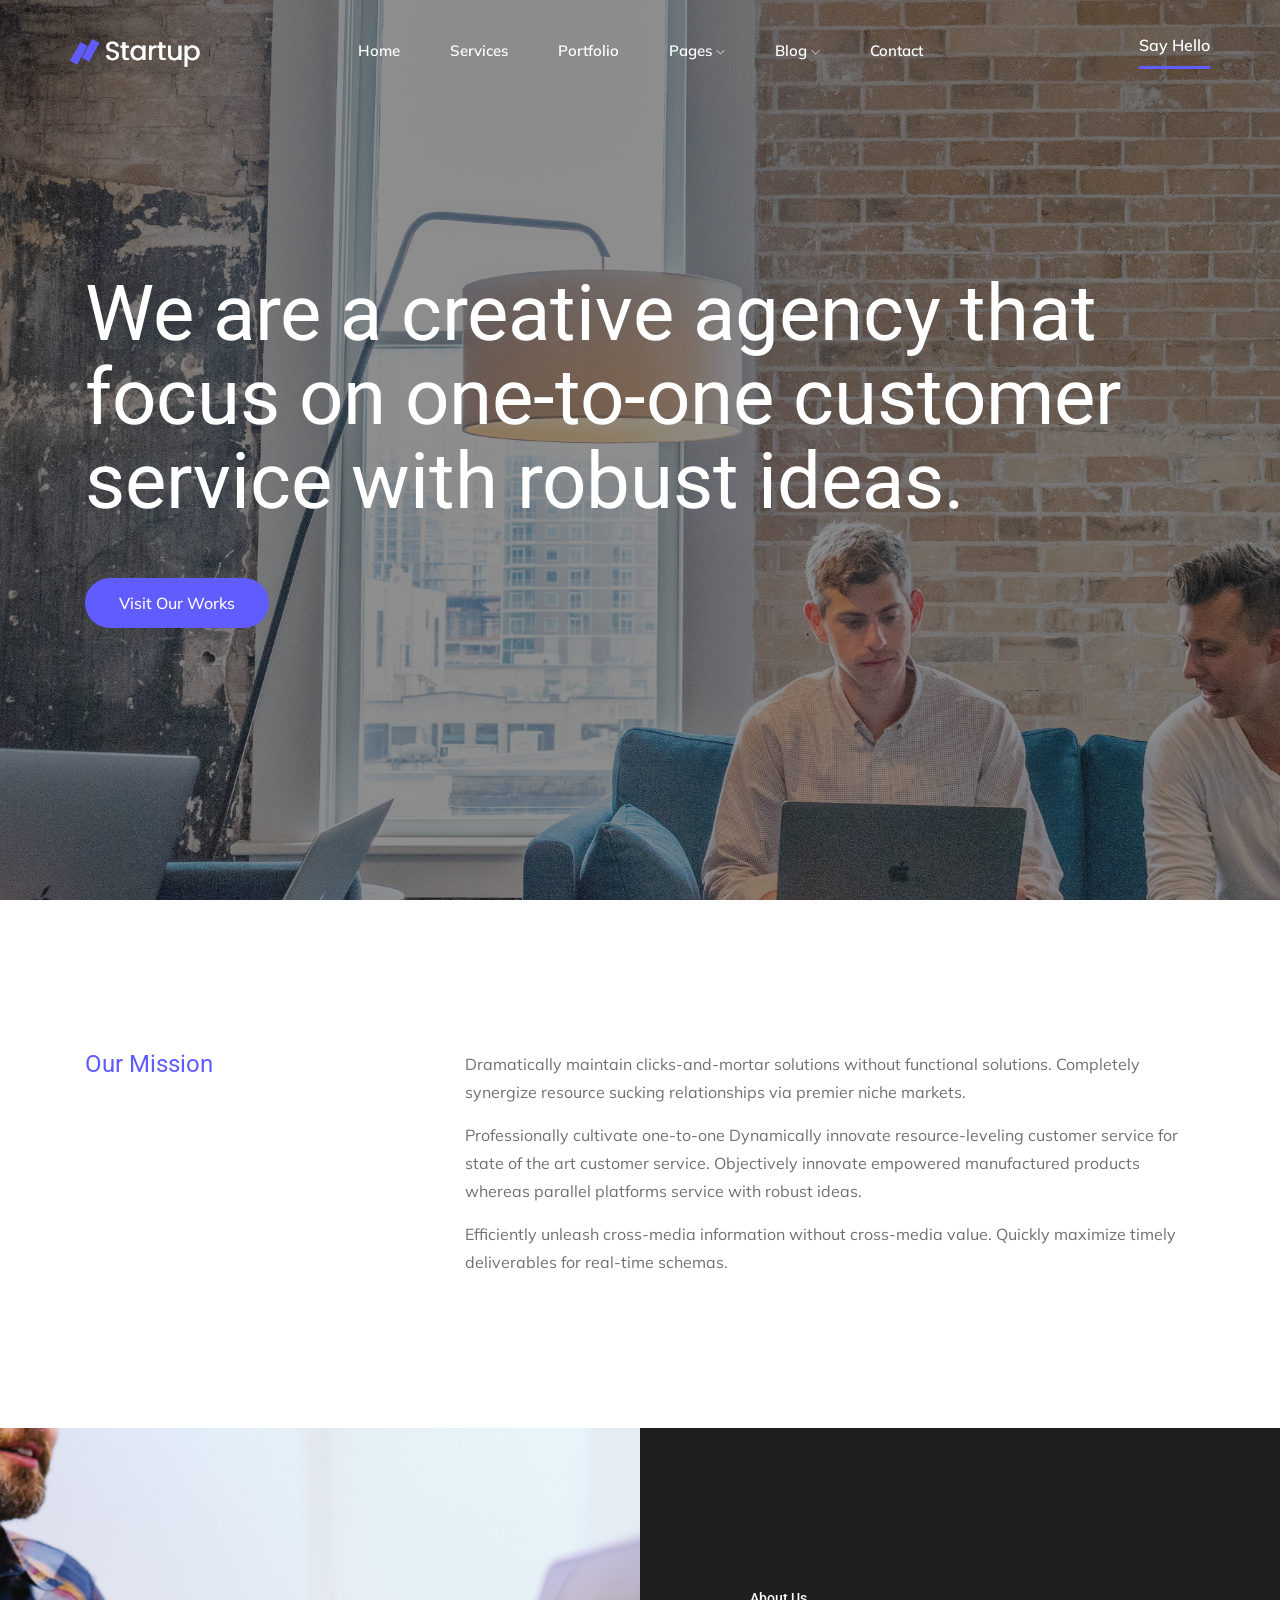
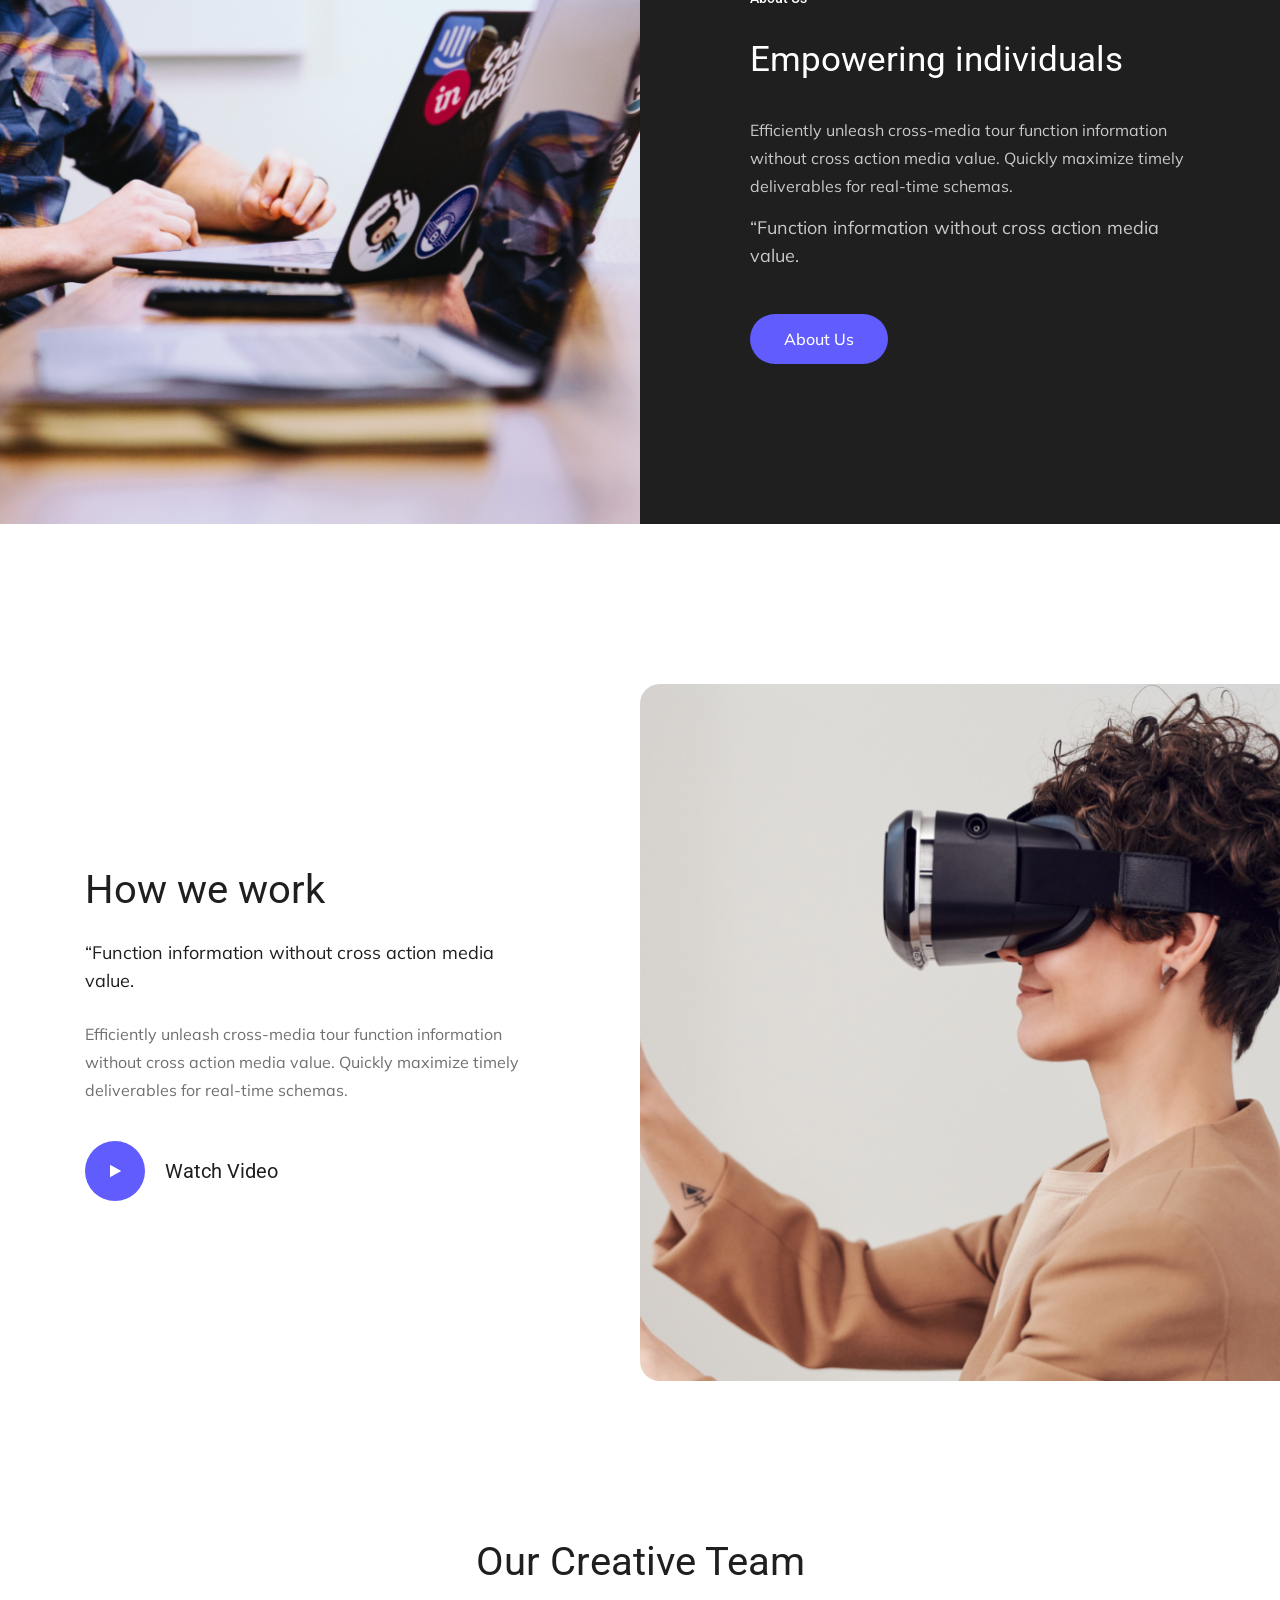
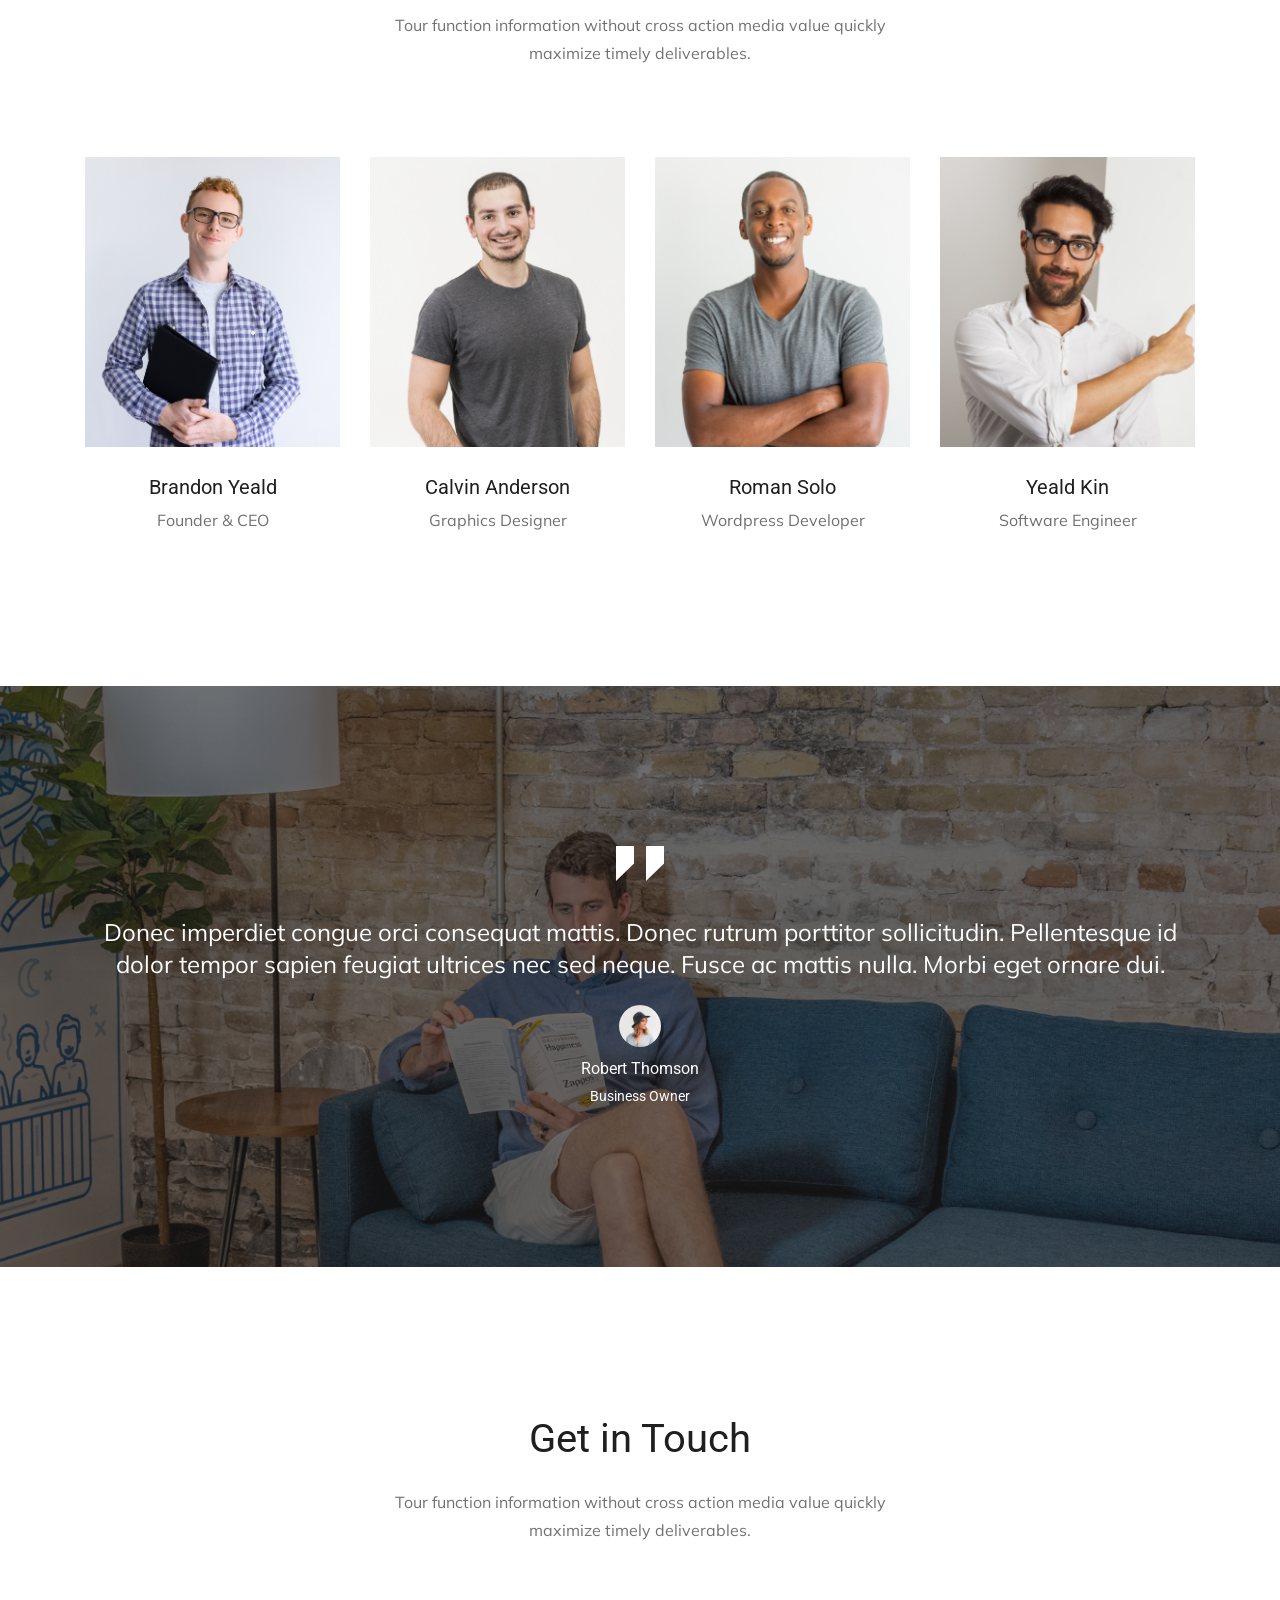
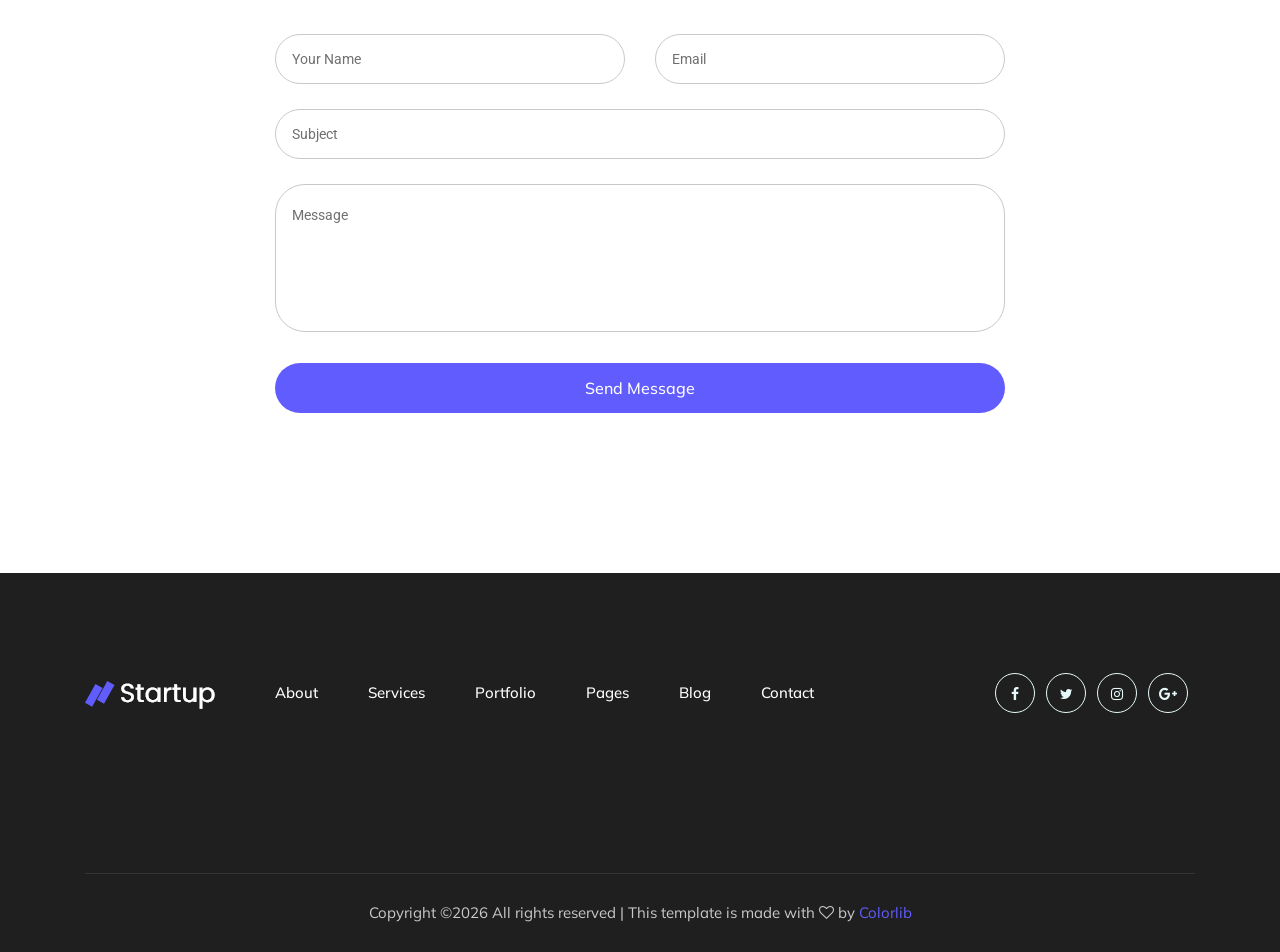
<file: client/ui/about.html>
<!doctype html>
<html class="no-js" lang="zxx">

<head>
    <meta charset="utf-8">
    <meta http-equiv="x-ua-compatible" content="ie=edge">
    <title>StartUp</title>
    <meta name="description" content="">
    <meta name="viewport" content="width=device-width, initial-scale=1">

    <!-- <link rel="manifest" href="site.webmanifest"> -->
    <!-- Place favicon.ico in the root directory -->

    <!-- CSS here -->
    <link rel="stylesheet" href="css/bootstrap.min.css">
    <link rel="stylesheet" href="css/owl.carousel.min.css">
    <link rel="stylesheet" href="css/magnific-popup.css">
    <link rel="stylesheet" href="css/font-awesome.min.css">
    <link rel="stylesheet" href="css/themify-icons.css">
    <link rel="stylesheet" href="css/nice-select.css">
    <link rel="stylesheet" href="css/flaticon.css">
    <link rel="stylesheet" href="css/gijgo.css">
    <link rel="stylesheet" href="css/animate.min.css">
    <link rel="stylesheet" href="css/slick.css">
    <link rel="stylesheet" href="css/slicknav.css">
    <link rel="stylesheet" href="css/style.css">
    <!-- <link rel="stylesheet" href="css/responsive.css"> -->
</head>

<body>
    <!--[if lte IE 9]>
            <p class="browserupgrade">You are using an <strong>outdated</strong> browser. Please <a href="https://browsehappy.com/">upgrade your browser</a> to improve your experience and security.</p>
        <![endif]-->

    <!-- header-start -->
    <header>
        <div class="header-area ">
            <div id="sticky-header" class="main-header-area">
                <div class="container-fluid p-0">
                    <div class="row align-items-center no-gutters">
                        <div class="col-xl-2 col-lg-2">
                            <div class="logo-img">
                                <a href="index.html">
                                    <img src="img/logo.png" alt="">
                                </a>
                            </div>
                        </div>
                        <div class="col-xl-8 col-lg-8">
                            <div class="main-menu  d-none d-lg-block text-center">
                                <nav>
                                    <ul id="navigation">
                                        <li><a class="active" href="index.html">home</a></li>
                                        <li><a href="service.html">services</a></li>
                                        <li><a href="Portfolio.html">Portfolio</a></li>
                                        <li><a href="#">pages <i class="ti-angle-down"></i></a>
                                            <ul class="submenu">
                                                <li><a href="portfolio_details.html">Portfolio details</a></li>
                                                <li><a href="about.html">about</a></li>
                                                <li><a href="elements.html">elements</a></li>
                                            </ul>
                                        </li>

                                        <li><a href="#">blog <i class="ti-angle-down"></i></a>
                                            <ul class="submenu">
                                                <li><a href="blog.html">blog</a></li>
                                                <li><a href="single-blog.html">single-blog</a></li>
                                            </ul>
                                        </li>
                                        <li><a href="contact.html">Contact</a></li>
                                    </ul>
                                </nav>
                            </div>
                        </div>
                        <div class="col-lg-2 d-none d-lg-block">
                            <div class="log_chat_area d-flex align-items-end">
                                <a href="#" target="_black" class="say_hi">Say Hello</a>
                            </div>
                        </div>
                        <div class="col-12">
                            <div class="mobile_menu d-block d-lg-none"></div>
                        </div>
                    </div>
                </div>
            </div>
        </div>
    </header>
    <!-- header-end -->

    <!-- slider_area_start -->
    <div class="slider_area">
        <div class="single_slider about_banner  d-flex align-items-center slider_bg_2 overlay">
            <div class="container">
                <div class="row align-items-center justify-content-start">
                    <div class="col-lg-12 col-md-12">
                        <div class="slider_text">
                            <h3 class="wow fadeInLeft" data-wow-duration="1s" data-wow-delay=".1s">
                                We are a creative agency that
                                focus on one-to-one customer
                                service with robust ideas.
                            </h3>
                            <a class="boxed-btn3 wow fadeInLeft"  data-wow-duration="1s" data-wow-delay=".2s" href="#">Visit Our Works</a>
                        </div>
                    </div>
                </div>
            </div>
        </div>
    </div>
    <!-- slider_area_end -->

    <div class="our_mission_area">
        <div class="container">
            <div class="row">
                <div class="col-lg-4">
                    <div class="mission_text">
                        <h4>Our Mission</h4>
                    </div>
                </div>
                <div class="col-lg-8">
                    <div class="mision_info">
                        <div class="single_mission">
                            <p>Dramatically maintain clicks-and-mortar solutions without functional solutions. Completely synergize resource sucking relationships via premier niche markets.</p>
                        </div>
                        <div class="single_mission">
                            <p>Professionally cultivate one-to-one Dynamically innovate resource-leveling customer service for state of the art customer service. Objectively innovate empowered manufactured products whereas parallel platforms service with robust ideas.</p>
                        </div>
                        <div class="single_mission">
                            <p>Efficiently unleash cross-media information without cross-media value. Quickly maximize timely deliverables for real-time schemas.</p>
                        </div>
                    </div>
                </div>
            </div>
        </div>
    </div>

    <div class="about_area">
        <div class="container">
            <div class="row justify-content-end">
                <div class="col-lg-5 offset-lg-1">
                    <div class="about_info">
                        <div class="section_title white_text">
                            <span class="wow fadeInUp" data-wow-duration="1s" data-wow-delay=".3s">About Us</span>
                            <h3 class="wow fadeInUp" data-wow-duration="1s" data-wow-delay=".4s">Empowering individuals </h3>
                            <p class="mid_text wow fadeInUp" data-wow-duration="1s" data-wow-delay=".5s">Efficiently unleash cross-media tour function information without cross action media value. Quickly maximize timely deliverables for real-time schemas.</p>
                            <p class="last_text wow fadeInUp" data-wow-duration="1s" data-wow-delay=".6s">“Function information without cross action media value.</p>
                            <a href="#" class="boxed-btn3 wow fadeInUp" data-wow-duration="1s" data-wow-delay=".7s">About Us</a>
                        </div>
                    </div>
                </div>
            </div>
        </div>
    </div>

    <div class="how_we_work_area extra_margin">
        <div class="container">
            <div class="row">
                <div class="col-lg-5">
                    <div class="work_info">
                        <div class="section_title">
                            <h3 class="wow fadeInLeft" data-wow-duration="1s" data-wow-delay=".3s">How we work</h3>
                            <p class="mid_text wow fadeInLeft" data-wow-duration="1s" data-wow-delay=".4s">“Function information without cross action media value.</p>
                            <p class="last_p wow fadeInRight" data-wow-duration="1s" data-wow-delay=".5s">Efficiently unleash cross-media tour function information without cross action media value. Quickly maximize timely deliverables for real-time schemas.</p>
                        </div>
                        <div class="video_watch d-flex align-items-center">
                            <div class="play_btn wow fadeInUp" data-wow-duration="1s" data-wow-delay=".6s">
                                <a href="https://www.youtube.com/watch?v=D7tF-cY2M9o" class="video_icon popup-video"> <i class="fa fa-play"></i> </a>
                            </div>
                           <span class="wow fadeInLeft" data-wow-duration="1s" data-wow-delay=".7s"> Watch Video</span>
                        </div>
                    </div>
                </div>
            </div>
        </div>
    </div>

    <!-- team_member_start -->
    <div class="team_area ">
        <div class="container">
            <div class="row justify-content-center">
                <div class="col-lg-6">
                    <div class="section_title text-center mb-90">
                        <h3 class="wow fadeInUp" data-wow-duration="1s" data-wow-delay=".3s">Our Creative Team</h3>
                        <p class="wow fadeInUp" data-wow-duration="1s" data-wow-delay=".6s">Tour function information without cross action media value quickly maximize timely deliverables.</p>
                    </div>
                </div>
            </div>
            <div class="row">
                <div class="col-lg-3 col-md-6">
                    <div class="single_team wow fadeInUp" data-wow-duration="1s" data-wow-delay=".2s">
                        <div class="team_thumb">
                            <img src="img/team/1.png" alt="">
                            <div class="team_hover">
                                <div class="hover_inner text-center">
                                    <ul>
                                        <li><a href="#"> <i class="fa fa-facebook"></i> </a></li>
                                        <li><a href="#"> <i class="fa fa-twitter"></i> </a></li>
                                        <li><a href="#"> <i class="fa fa-instagram"></i> </a></li>
                                    </ul>
                                </div>
                            </div>
                        </div>
                        <div class="team_title text-center">
                            <h3>Brandon Yeald</h3>
                            <p>Founder & CEO</p>
                        </div>
                    </div>
                </div>
                <div class="col-lg-3 col-md-6">
                    <div class="single_team wow fadeInUp" data-wow-duration="1s" data-wow-delay=".4s">
                        <div class="team_thumb">
                            <img src="img/team/2.png" alt="">
                            <div class="team_hover">
                                <div class="hover_inner text-center">
                                    <ul>
                                        <li><a href="#"> <i class="fa fa-facebook"></i> </a></li>
                                        <li><a href="#"> <i class="fa fa-linkedin"></i> </a></li>
                                        <li><a href="#"> <i class="fa fa-google-plus"></i> </a></li>
                                    </ul>
                                </div>
                            </div>
                        </div>
                        <div class="team_title text-center">
                            <h3>Calvin Anderson</h3>
                            <p>Graphics Designer</p>
                        </div>
                    </div>
                </div>
                <div class="col-lg-3 col-md-6">
                    <div class="single_team wow fadeInUp" data-wow-duration="1s" data-wow-delay=".6s">
                        <div class="team_thumb">
                            <img src="img/team/3.png" alt="">
                            <div class="team_hover">
                                <div class="hover_inner text-center">
                                    <ul>
                                        <li><a href="#"> <i class="fa fa-facebook"></i> </a></li>
                                        <li><a href="#"> <i class="fa fa-linkedin"></i> </a></li>
                                        <li><a href="#"> <i class="fa fa-google-plus"></i> </a></li>
                                    </ul>
                                </div>
                            </div>
                        </div>
                        <div class="team_title text-center">
                            <h3>Roman Solo</h3>
                            <p>Wordpress Developer</p>
                        </div>
                    </div>
                </div>
                <div class="col-lg-3 col-md-6">
                    <div class="single_team wow fadeInUp" data-wow-duration="1s" data-wow-delay=".8s">
                        <div class="team_thumb">
                            <img src="img/team/4.png" alt="">
                            <div class="team_hover">
                                <div class="hover_inner text-center">
                                    <ul>
                                        <li><a href="#"> <i class="fa fa-facebook"></i> </a></li>
                                        <li><a href="#"> <i class="fa fa-linkedin"></i> </a></li>
                                        <li><a href="#"> <i class="fa fa-google-plus"></i> </a></li>
                                    </ul>
                                </div>
                            </div>
                        </div>
                        <div class="team_title text-center">
                            <h3>Yeald Kin</h3>
                            <p>Software Engineer</p>
                        </div>
                    </div>
                </div>
            </div>
        </div>
    </div>
    <!--/ team_member_end -->

    <!-- testimonial_area  -->
    <div class="testimonial_area ">
        <div class="container">
            <div class="row">
                <div class="col-xl-12">
                    <div class="testmonial_active owl-carousel">
                        <div class="single_carousel">
                                <div class="single_testmonial text-center">
                                        <div class="quote">
                                            <img src="img/testmonial/quote.svg" alt="">
                                        </div>
                                        <p>Donec imperdiet congue orci consequat mattis. Donec rutrum porttitor <br> 
                                                sollicitudin. Pellentesque id dolor tempor sapien feugiat ultrices nec sed neque.  <br>
                                                Fusce ac mattis nulla. Morbi eget ornare dui. </p>
                                        <div class="testmonial_author">
                                            <div class="thumb">
                                                    <img src="img/testmonial/thumb.png" alt="">
                                            </div>
                                            <h3>Robert Thomson</h3>
                                            <span>Business Owner</span>
                                        </div>
                                    </div>
                        </div>
                        <div class="single_carousel">
                                <div class="single_testmonial text-center">
                                        <div class="quote">
                                            <img src="img/testmonial/quote.svg" alt="">
                                        </div>
                                        <p>Donec imperdiet congue orci consequat mattis. Donec rutrum porttitor <br> 
                                                sollicitudin. Pellentesque id dolor tempor sapien feugiat ultrices nec sed neque.  <br>
                                                Fusce ac mattis nulla. Morbi eget ornare dui. </p>
                                        <div class="testmonial_author">
                                            <div class="thumb">
                                                    <img src="img/testmonial/thumb.png" alt="">
                                            </div>
                                            <h3>Robert Thomson</h3>
                                            <span>Business Owner</span>
                                        </div>
                                    </div>
                        </div>
                        <div class="single_carousel">
                                <div class="single_testmonial text-center">
                                        <div class="quote">
                                            <img src="img/testmonial/quote.svg" alt="">
                                        </div>
                                        <p>Donec imperdiet congue orci consequat mattis. Donec rutrum porttitor <br> 
                                                sollicitudin. Pellentesque id dolor tempor sapien feugiat ultrices nec sed neque.  <br>
                                                Fusce ac mattis nulla. Morbi eget ornare dui. </p>
                                        <div class="testmonial_author">
                                            <div class="thumb">
                                                    <img src="img/testmonial/thumb.png" alt="">
                                            </div>
                                            <h3>Robert Thomson</h3>
                                            <span>Business Owner</span>
                                        </div>
                                    </div>
                        </div>
                    </div>
                </div>
            </div>
        </div>
    </div>
    <!-- /testimonial_area  -->

    <div class="get_in_tauch_area">
        <div class="container">
            <div class="row justify-content-center">
                <div class="col-lg-6">
                    <div class="section_title text-center mb-90">
                        <h3 class="wow fadeInUp" data-wow-duration="1s" data-wow-delay=".3s">Get in Touch</h3>
                        <p class="wow fadeInUp" data-wow-duration="1s" data-wow-delay=".4s">Tour function information without cross action media value quickly maximize timely deliverables.</p>
                    </div>
                </div>
            </div>
            <div class="row justify-content-center">
                <div class="col-lg-8">
                    <div class="touch_form">
                        <form action="#">
                            <div class="row">
                                <div class="col-md-6">
                                    <div class="single_input wow fadeInUp" data-wow-duration="1s" data-wow-delay=".3s">
                                        <input type="text" placeholder="Your Name" >
                                    </div>
                                </div>
                                <div class="col-md-6">
                                    <div class="single_input wow fadeInUp" data-wow-duration="1s" data-wow-delay=".4s">
                                        <input type="email" placeholder="Email" >
                                    </div>
                                </div>
                                <div class="col-md-12">
                                    <div class="single_input wow fadeInUp" data-wow-duration="1s" data-wow-delay=".5s">
                                        <input type="email" placeholder="Subject" >
                                    </div>
                                </div>
                                <div class="col-md-12">
                                    <div class="single_input wow fadeInUp" data-wow-duration="1s" data-wow-delay=".6s">
                                       <textarea name="" id="" cols="30" placeholder="Message" rows="10"></textarea>
                                    </div>
                                </div>
                                <div class="col-lg-12">
                                    <div class="submit_btn wow fadeInUp" data-wow-duration="1s" data-wow-delay=".7s">
                                        <button class="boxed-btn3" type="submit">Send Message</button>
                                    </div>
                                </div>
                            </div>
                        </form>
                    </div>
                </div>
            </div>
        </div>
    </div>


    <!-- footer start -->
    <footer class="footer">
        <div class="footer_top">
            <div class="container">
                <div class="row align-items-center">
                    <div class="col-lg-2 col-md-3">
                        <div class="footer_logo wow fadeInRight" data-wow-duration="1s" data-wow-delay=".3s">
                            <a href="index.html">
                                <img src="img/logo.png" alt="">
                            </a>
                        </div>
                    </div>
                    <div class="col-xl-7 col-lg-7 col-md-9">
                        <div class="menu_links">
                            <ul>
                                <li><a class="wow fadeInDown" data-wow-duration="1s" data-wow-delay=".2s" href="#">About</a class="wow fadeInUp" data-wow-duration="1s" data-wow-delay=".3s"></li>
                                <li><a class="wow fadeInDown" data-wow-duration="1s" data-wow-delay=".4s" href="#">Services</a></li>
                                <li><a class="wow fadeInDown" data-wow-duration="1s" data-wow-delay=".6s" href="#">Portfolio</a></li>
                                <li><a class="wow fadeInDown" data-wow-duration="1s" data-wow-delay=".8s" href="#">Pages</a></li>
                                <li><a class="wow fadeInDown" data-wow-duration="1s" data-wow-delay="1s" href="#">Blog</a></li>
                                <li><a class="wow fadeInDown" data-wow-duration="1s" data-wow-delay="1.1s" href="#">Contact</a></li>
                            </ul>
                        </div>
                    </div>
                    <div class="col-lg-3 col-md-12">
                        <div class="socail_links">
                            <ul>
                                <li><a class="wow fadeInUp" data-wow-duration="1s" data-wow-delay=".3s" href="#"> <i class="fa fa-facebook"></i> </a></li>
                                <li><a class="wow fadeInUp" data-wow-duration="1s" data-wow-delay=".4s" href="#"> <i class="fa fa-twitter"></i> </a></li>
                                <li><a class="wow fadeInUp" data-wow-duration="1s" data-wow-delay=".5s" href="#"> <i class="fa fa-instagram"></i> </a></li>
                                <li><a class="wow fadeInUp" data-wow-duration="1s" data-wow-delay=".6s" href="#"> <i class="fa fa-google-plus"></i> </a></li>
                            </ul>
                        </div>
                    </div>
                </div>
            </div>
        </div>
        <div class="copy-right_text">
            <div class="container">
                <div class="footer_border"></div>
                <div class="row">
                    <div class="col-xl-12">
                        <p class="copy_right text-center wow fadeInUp" data-wow-duration="1s" data-wow-delay="1.3s">
                            <!-- Link back to Colorlib can't be removed. Template is licensed under CC BY 3.0. -->
Copyright &copy;<script>document.write(new Date().getFullYear());</script> All rights reserved | This template is made with <i class="fa fa-heart-o" aria-hidden="true"></i> by <a href="https://colorlib.com" target="_blank">Colorlib</a>
<!-- Link back to Colorlib can't be removed. Template is licensed under CC BY 3.0. -->
                        </p>
                    </div>
                </div>
            </div>
        </div>
    </footer>
    <!--/ footer end  -->

    <!-- JS here -->
    <script src="js/vendor/modernizr-3.5.0.min.js"></script>
    <script src="js/vendor/jquery-1.12.4.min.js"></script>
    <script src="js/popper.min.js"></script>
    <script src="js/bootstrap.min.js"></script>
    <script src="js/owl.carousel.min.js"></script>
    <script src="js/isotope.pkgd.min.js"></script>
    <script src="js/ajax-form.js"></script>
    <script src="js/waypoints.min.js"></script>
    <script src="js/jquery.counterup.min.js"></script>
    <script src="js/imagesloaded.pkgd.min.js"></script>
    <script src="js/scrollIt.js"></script>
    <script src="js/jquery.scrollUp.min.js"></script>
    <script src="js/wow.min.js"></script>
    <script src="js/nice-select.min.js"></script>
    <script src="js/jquery.slicknav.min.js"></script>
    <script src="js/jquery.magnific-popup.min.js"></script>
    <script src="js/plugins.js"></script>
    <script src="js/gijgo.min.js"></script>

    <!--contact js-->
    <script src="js/contact.js"></script>
    <script src="js/jquery.ajaxchimp.min.js"></script>
    <script src="js/jquery.form.js"></script>
    <script src="js/jquery.validate.min.js"></script>
    <script src="js/mail-script.js"></script>

    <script src="js/main.js"></script>
</body>

</html>
</file>
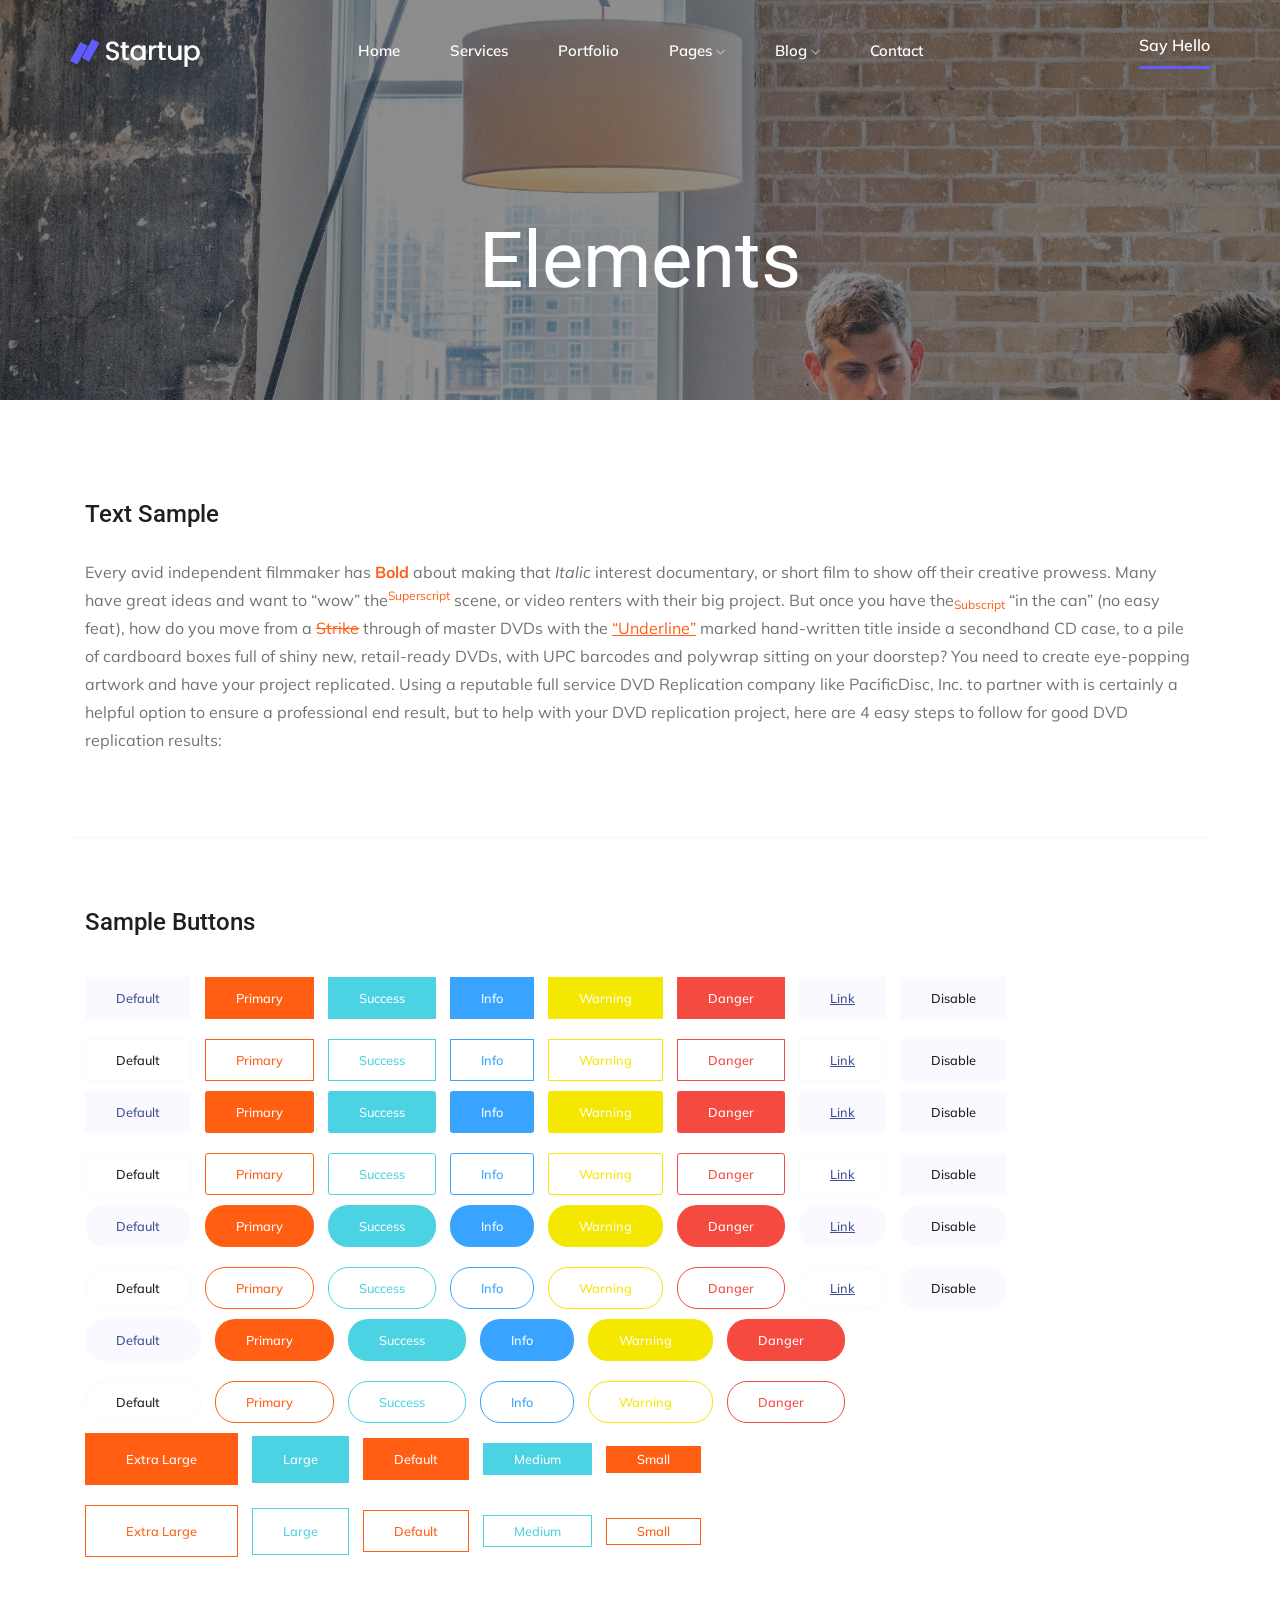
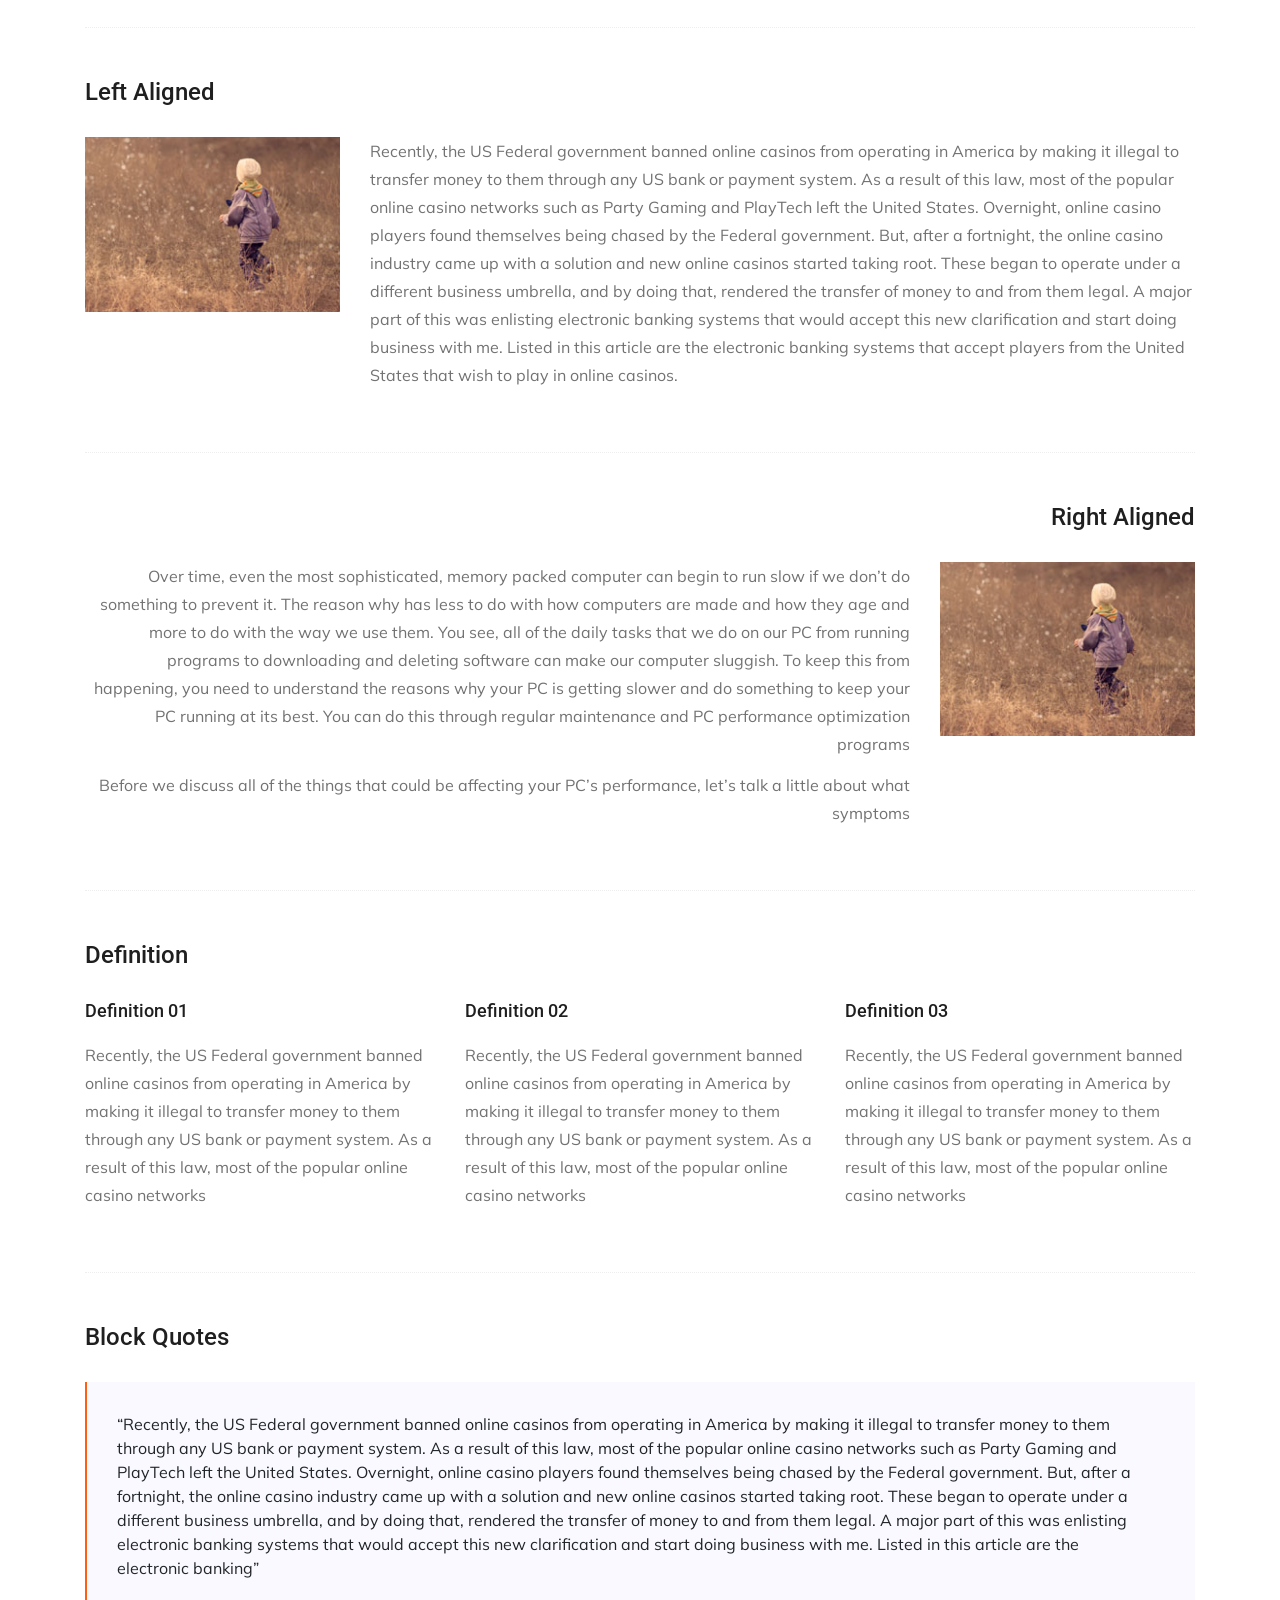
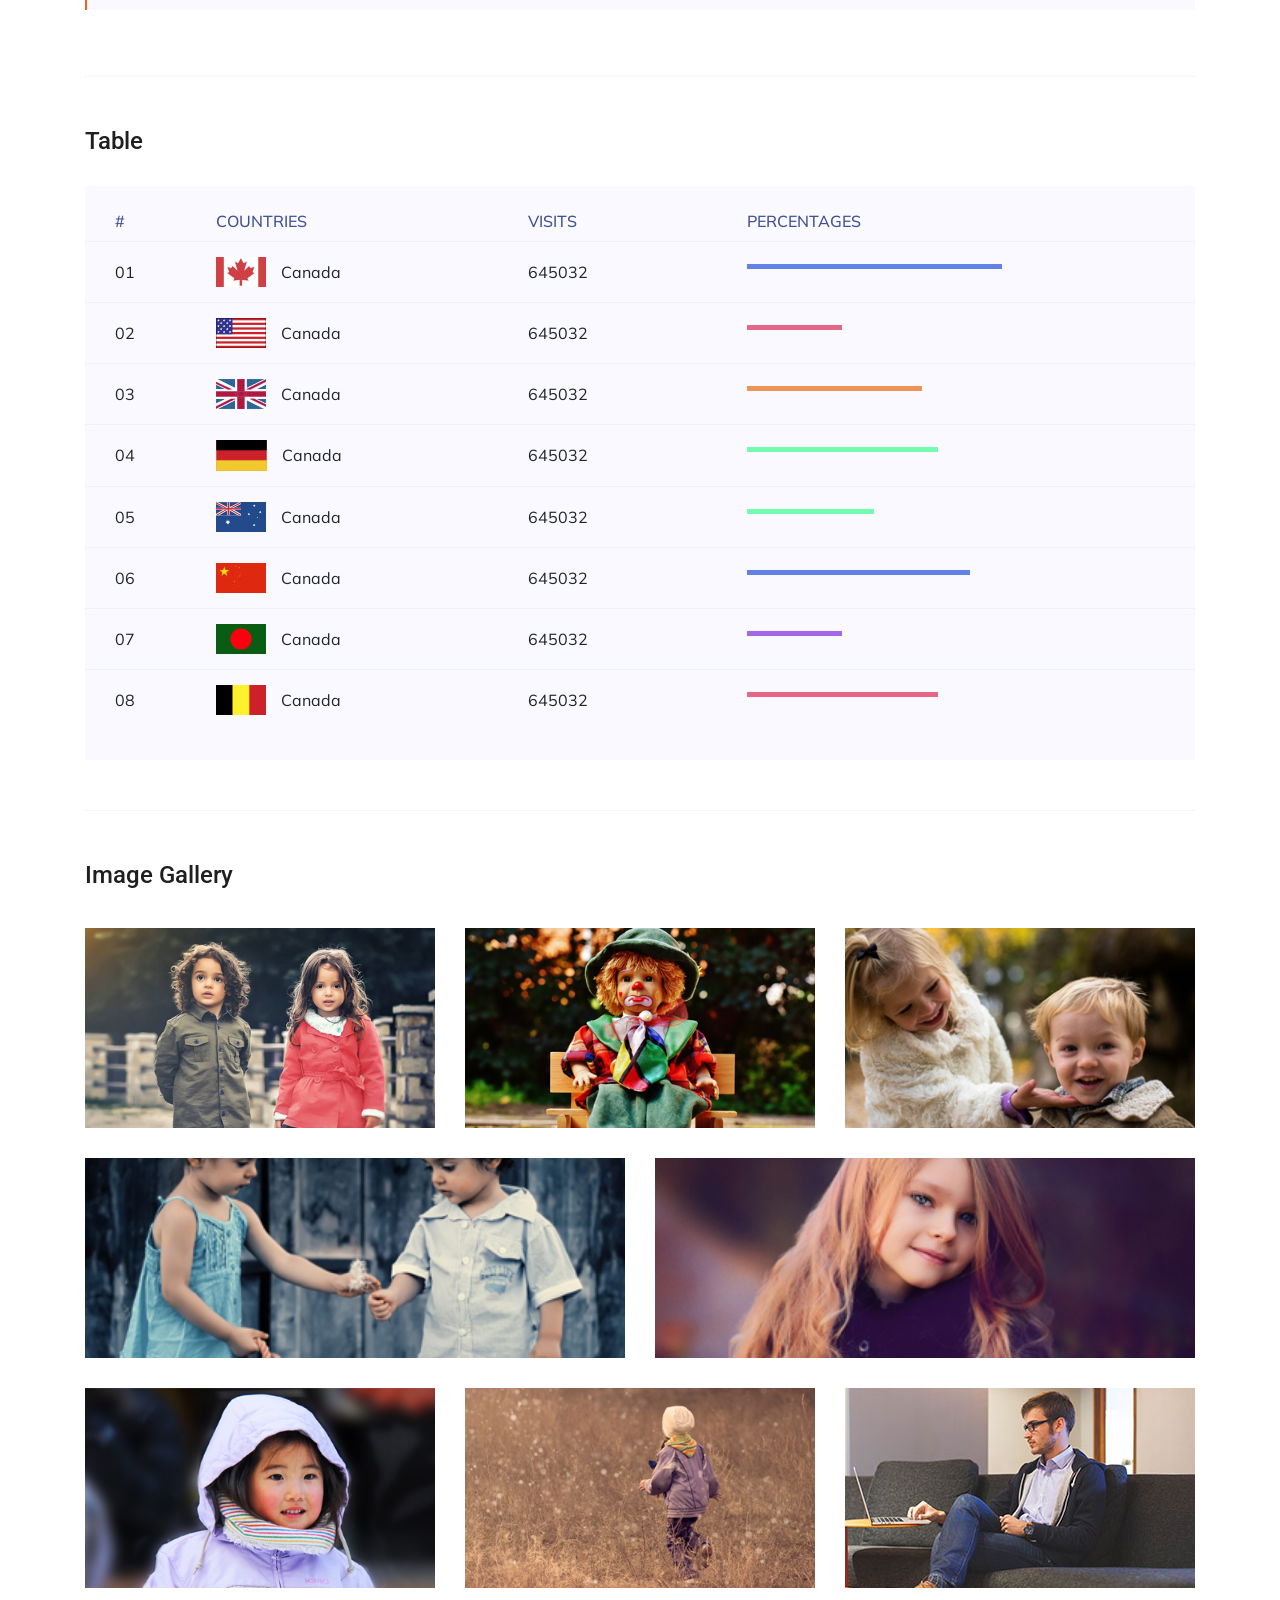
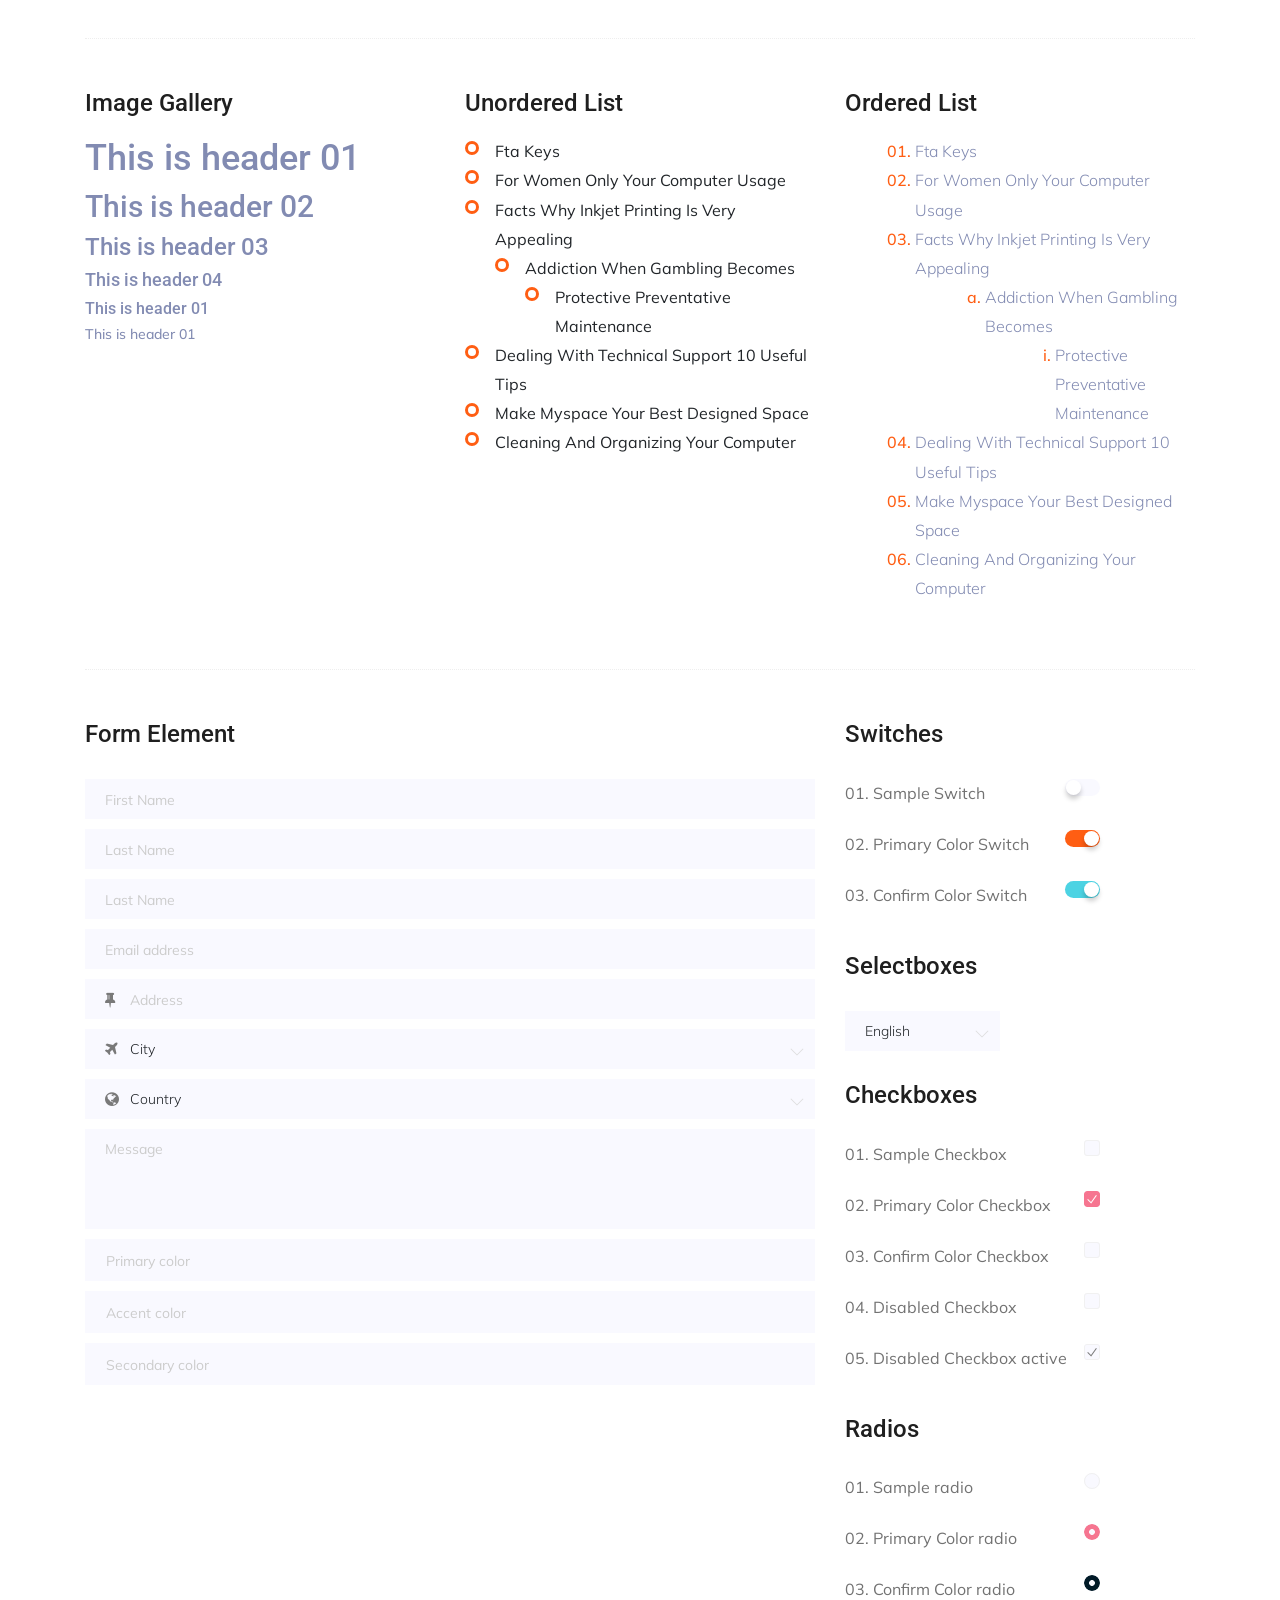
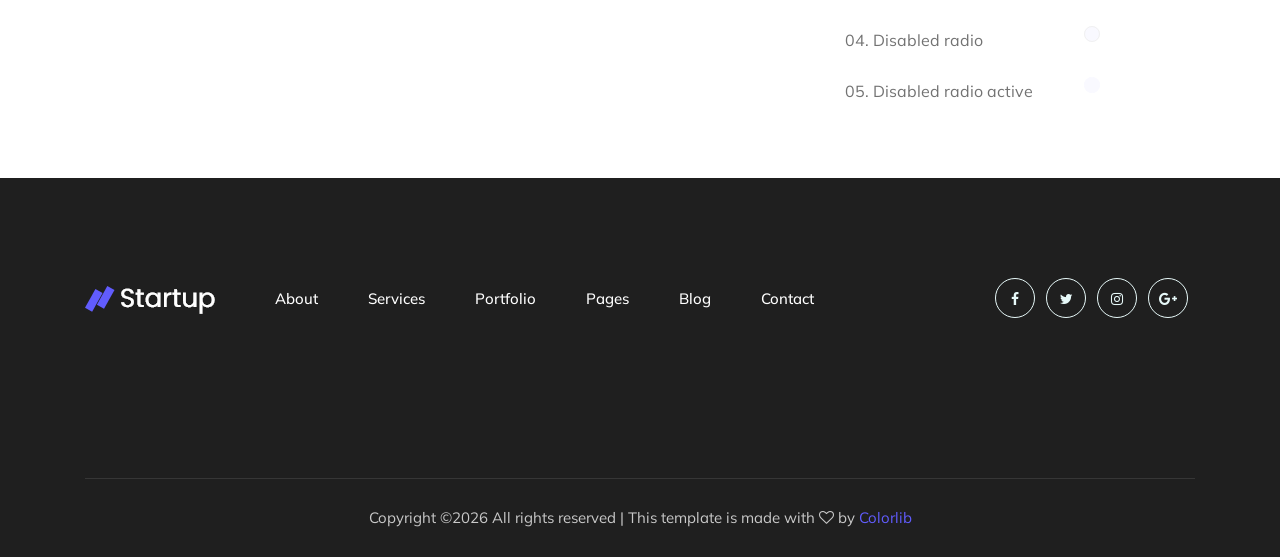
<file: client/ui/elements.html>
<!doctype html>
<html class="no-js" lang="zxx">

<head>
	<meta charset="utf-8">
	<meta http-equiv="x-ua-compatible" content="ie=edge">
	<title>StartUp</title>
	<meta name="description" content="">
	<meta name="viewport" content="width=device-width, initial-scale=1">

	<!-- <link rel="manifest" href="site.webmanifest"> -->
	<!-- Place favicon.ico in the root directory -->

	<!-- CSS here -->
	<link rel="stylesheet" href="css/bootstrap.min.css">
	<link rel="stylesheet" href="css/owl.carousel.min.css">
	<link rel="stylesheet" href="css/magnific-popup.css">
	<link rel="stylesheet" href="css/font-awesome.min.css">
	<link rel="stylesheet" href="css/themify-icons.css">
	<link rel="stylesheet" href="css/nice-select.css">
	<link rel="stylesheet" href="css/flaticon.css">
	<link rel="stylesheet" href="css/gijgo.css">
	<link rel="stylesheet" href="css/animate.min.css">
	<link rel="stylesheet" href="css/slicknav.css">
	<link rel="stylesheet" href="css/style.css">
	<!-- <link rel="stylesheet" href="css/responsive.css"> -->
</head>

<body>
	<!--[if lte IE 9]>
            <p class="browserupgrade">You are using an <strong>outdated</strong> browser. Please <a href="https://browsehappy.com/">upgrade your browser</a> to improve your experience and security.</p>
        <![endif]-->

    <!-- header-start -->
    <header>
        <div class="header-area ">
            <div id="sticky-header" class="main-header-area">
                <div class="container-fluid p-0">
                    <div class="row align-items-center no-gutters">
                        <div class="col-xl-2 col-lg-2">
                            <div class="logo-img">
                                <a href="index.html">
                                    <img src="img/logo.png" alt="">
                                </a>
                            </div>
                        </div>
                        <div class="col-xl-8 col-lg-8">
                            <div class="main-menu  d-none d-lg-block text-center">
                                <nav>
                                    <ul id="navigation">
                                        <li><a class="active" href="index.html">home</a></li>
                                        <li><a href="service.html">services</a></li>
                                        <li><a href="Portfolio.html">Portfolio</a></li>
                                        <li><a href="#">pages <i class="ti-angle-down"></i></a>
                                            <ul class="submenu">
                                                <li><a href="portfolio_details.html">Portfolio details</a></li>
                                                <li><a href="about.html">about</a></li>
                                                <li><a href="elements.html">elements</a></li>
                                            </ul>
                                        </li>

                                        <li><a href="#">blog <i class="ti-angle-down"></i></a>
                                            <ul class="submenu">
                                                <li><a href="blog.html">blog</a></li>
                                                <li><a href="single-blog.html">single-blog</a></li>
                                            </ul>
                                        </li>
                                        <li><a href="contact.html">Contact</a></li>
                                    </ul>
                                </nav>
                            </div>
                        </div>
                        <div class="col-lg-2 d-none d-lg-block">
                            <div class="log_chat_area d-flex align-items-end">
                                <a href="#" target="_black" class="say_hi">Say Hello</a>
                            </div>
                        </div>
                        <div class="col-12">
                            <div class="mobile_menu d-block d-lg-none"></div>
                        </div>
                    </div>
                </div>
            </div>
        </div>
    </header>
    <!-- header-end -->
	
		<!-- bradcam_area  -->
		<div class="bradcam_area bradcam_bg_1">
			<div class="container">
				<div class="row">
					<div class="col-xl-12">
						<div class="bradcam_text text-center">
							<h3>Elements</h3>
						</div>
					</div>
				</div>
			</div>
		</div>
		<!-- /bradcam_area  -->

	<!-- Start Sample Area -->
	<section class="sample-text-area">
		<div class="container box_1170">
			<h3 class="text-heading">Text Sample</h3>
			<p class="sample-text">
				Every avid independent filmmaker has <b>Bold</b> about making that <i>Italic</i> interest documentary,
				or short
				film to show off their creative prowess. Many have great ideas and want to “wow”
				the<sup>Superscript</sup> scene,
				or video renters with their big project. But once you have the<sub>Subscript</sub> “in the can” (no easy
				feat), how
				do you move from a <del>Strike</del> through of master DVDs with the <u>“Underline”</u> marked
				hand-written title
				inside a secondhand CD case, to a pile of cardboard boxes full of shiny new, retail-ready DVDs, with UPC
				barcodes
				and polywrap sitting on your doorstep? You need to create eye-popping artwork and have your project
				replicated.
				Using a reputable full service DVD Replication company like PacificDisc, Inc. to partner with is
				certainly a
				helpful option to ensure a professional end result, but to help with your DVD replication project, here
				are 4 easy
				steps to follow for good DVD replication results:

			</p>
		</div>
	</section>
	<!-- End Sample Area -->

	<!-- Start Button -->
	<section class="button-area">
		<div class="container box_1170 border-top-generic">
			<h3 class="text-heading">Sample Buttons</h3>
			<div class="button-group-area">
				<a href="#" class="genric-btn default">Default</a>
				<a href="#" class="genric-btn primary">Primary</a>
				<a href="#" class="genric-btn success">Success</a>
				<a href="#" class="genric-btn info">Info</a>
				<a href="#" class="genric-btn warning">Warning</a>
				<a href="#" class="genric-btn danger">Danger</a>
				<a href="#" class="genric-btn link">Link</a>
				<a href="#" class="genric-btn disable">Disable</a>
			</div>
			<div class="button-group-area mt-10">
				<a href="#" class="genric-btn default-border">Default</a>
				<a href="#" class="genric-btn primary-border">Primary</a>
				<a href="#" class="genric-btn success-border">Success</a>
				<a href="#" class="genric-btn info-border">Info</a>
				<a href="#" class="genric-btn warning-border">Warning</a>
				<a href="#" class="genric-btn danger-border">Danger</a>
				<a href="#" class="genric-btn link-border">Link</a>
				<a href="#" class="genric-btn disable">Disable</a>
			</div>
			<div class="button-group-area mt-40">
				<a href="#" class="genric-btn default radius">Default</a>
				<a href="#" class="genric-btn primary radius">Primary</a>
				<a href="#" class="genric-btn success radius">Success</a>
				<a href="#" class="genric-btn info radius">Info</a>
				<a href="#" class="genric-btn warning radius">Warning</a>
				<a href="#" class="genric-btn danger radius">Danger</a>
				<a href="#" class="genric-btn link radius">Link</a>
				<a href="#" class="genric-btn disable radius">Disable</a>
			</div>
			<div class="button-group-area mt-10">
				<a href="#" class="genric-btn default-border radius">Default</a>
				<a href="#" class="genric-btn primary-border radius">Primary</a>
				<a href="#" class="genric-btn success-border radius">Success</a>
				<a href="#" class="genric-btn info-border radius">Info</a>
				<a href="#" class="genric-btn warning-border radius">Warning</a>
				<a href="#" class="genric-btn danger-border radius">Danger</a>
				<a href="#" class="genric-btn link-border radius">Link</a>
				<a href="#" class="genric-btn disable radius">Disable</a>
			</div>
			<div class="button-group-area mt-40">
				<a href="#" class="genric-btn default circle">Default</a>
				<a href="#" class="genric-btn primary circle">Primary</a>
				<a href="#" class="genric-btn success circle">Success</a>
				<a href="#" class="genric-btn info circle">Info</a>
				<a href="#" class="genric-btn warning circle">Warning</a>
				<a href="#" class="genric-btn danger circle">Danger</a>
				<a href="#" class="genric-btn link circle">Link</a>
				<a href="#" class="genric-btn disable circle">Disable</a>
			</div>
			<div class="button-group-area mt-10">
				<a href="#" class="genric-btn default-border circle">Default</a>
				<a href="#" class="genric-btn primary-border circle">Primary</a>
				<a href="#" class="genric-btn success-border circle">Success</a>
				<a href="#" class="genric-btn info-border circle">Info</a>
				<a href="#" class="genric-btn warning-border circle">Warning</a>
				<a href="#" class="genric-btn danger-border circle">Danger</a>
				<a href="#" class="genric-btn link-border circle">Link</a>
				<a href="#" class="genric-btn disable circle">Disable</a>
			</div>
			<div class="button-group-area mt-40">
				<a href="#" class="genric-btn default circle arrow">Default<span class="lnr lnr-arrow-right"></span></a>
				<a href="#" class="genric-btn primary circle arrow">Primary<span class="lnr lnr-arrow-right"></span></a>
				<a href="#" class="genric-btn success circle arrow">Success<span class="lnr lnr-arrow-right"></span></a>
				<a href="#" class="genric-btn info circle arrow">Info<span class="lnr lnr-arrow-right"></span></a>
				<a href="#" class="genric-btn warning circle arrow">Warning<span class="lnr lnr-arrow-right"></span></a>
				<a href="#" class="genric-btn danger circle arrow">Danger<span class="lnr lnr-arrow-right"></span></a>
			</div>
			<div class="button-group-area mt-10">
				<a href="#" class="genric-btn default-border circle arrow">Default<span
						class="lnr lnr-arrow-right"></span></a>
				<a href="#" class="genric-btn primary-border circle arrow">Primary<span
						class="lnr lnr-arrow-right"></span></a>
				<a href="#" class="genric-btn success-border circle arrow">Success<span
						class="lnr lnr-arrow-right"></span></a>
				<a href="#" class="genric-btn info-border circle arrow">Info<span
						class="lnr lnr-arrow-right"></span></a>
				<a href="#" class="genric-btn warning-border circle arrow">Warning<span
						class="lnr lnr-arrow-right"></span></a>
				<a href="#" class="genric-btn danger-border circle arrow">Danger<span
						class="lnr lnr-arrow-right"></span></a>
			</div>
			<div class="button-group-area mt-40">
				<a href="#" class="genric-btn primary e-large">Extra Large</a>
				<a href="#" class="genric-btn success large">Large</a>
				<a href="#" class="genric-btn primary">Default</a>
				<a href="#" class="genric-btn success medium">Medium</a>
				<a href="#" class="genric-btn primary small">Small</a>
			</div>
			<div class="button-group-area mt-10">
				<a href="#" class="genric-btn primary-border e-large">Extra Large</a>
				<a href="#" class="genric-btn success-border large">Large</a>
				<a href="#" class="genric-btn primary-border">Default</a>
				<a href="#" class="genric-btn success-border medium">Medium</a>
				<a href="#" class="genric-btn primary-border small">Small</a>
			</div>
		</div>
	</section>
	<!-- End Button -->

	<!-- Start Align Area -->
	<div class="whole-wrap">
		<div class="container box_1170">
			<div class="section-top-border">
				<h3 class="mb-30">Left Aligned</h3>
				<div class="row">
					<div class="col-md-3">
						<img src="img/elements/d.jpg" alt="" class="img-fluid">
					</div>
					<div class="col-md-9 mt-sm-20">
						<p>Recently, the US Federal government banned online casinos from operating in America by making
							it illegal to
							transfer money to them through any US bank or payment system. As a result of this law, most
							of the popular
							online casino networks such as Party Gaming and PlayTech left the United States. Overnight,
							online casino
							players found themselves being chased by the Federal government. But, after a fortnight, the
							online casino
							industry came up with a solution and new online casinos started taking root. These began to
							operate under a
							different business umbrella, and by doing that, rendered the transfer of money to and from
							them legal. A major
							part of this was enlisting electronic banking systems that would accept this new
							clarification and start doing
							business with me. Listed in this article are the electronic banking systems that accept
							players from the United
							States that wish to play in online casinos.</p>
					</div>
				</div>
			</div>
			<div class="section-top-border text-right">
				<h3 class="mb-30">Right Aligned</h3>
				<div class="row">
					<div class="col-md-9">
						<p class="text-right">Over time, even the most sophisticated, memory packed computer can begin
							to run slow if we
							don’t do something to prevent it. The reason why has less to do with how computers are made
							and how they age and
							more to do with the way we use them. You see, all of the daily tasks that we do on our PC
							from running programs
							to downloading and deleting software can make our computer sluggish. To keep this from
							happening, you need to
							understand the reasons why your PC is getting slower and do something to keep your PC
							running at its best. You
							can do this through regular maintenance and PC performance optimization programs</p>
						<p class="text-right">Before we discuss all of the things that could be affecting your PC’s
							performance, let’s
							talk a little about what symptoms</p>
					</div>
					<div class="col-md-3">
						<img src="img/elements/d.jpg" alt="" class="img-fluid">
					</div>
				</div>
			</div>
			<div class="section-top-border">
				<h3 class="mb-30">Definition</h3>
				<div class="row">
					<div class="col-md-4">
						<div class="single-defination">
							<h4 class="mb-20">Definition 01</h4>
							<p>Recently, the US Federal government banned online casinos from operating in America by
								making it illegal to
								transfer money to them through any US bank or payment system. As a result of this law,
								most of the popular
								online casino networks</p>
						</div>
					</div>
					<div class="col-md-4">
						<div class="single-defination">
							<h4 class="mb-20">Definition 02</h4>
							<p>Recently, the US Federal government banned online casinos from operating in America by
								making it illegal to
								transfer money to them through any US bank or payment system. As a result of this law,
								most of the popular
								online casino networks</p>
						</div>
					</div>
					<div class="col-md-4">
						<div class="single-defination">
							<h4 class="mb-20">Definition 03</h4>
							<p>Recently, the US Federal government banned online casinos from operating in America by
								making it illegal to
								transfer money to them through any US bank or payment system. As a result of this law,
								most of the popular
								online casino networks</p>
						</div>
					</div>
				</div>
			</div>
			<div class="section-top-border">
				<h3 class="mb-30">Block Quotes</h3>
				<div class="row">
					<div class="col-lg-12">
						<blockquote class="generic-blockquote">
							“Recently, the US Federal government banned online casinos from operating in America by
							making it illegal to
							transfer money to them through any US bank or payment system. As a result of this law, most
							of the popular
							online casino networks such as Party Gaming and PlayTech left the United States. Overnight,
							online casino
							players found themselves being chased by the Federal government. But, after a fortnight, the
							online casino
							industry came up with a solution and new online casinos started taking root. These began to
							operate under a
							different business umbrella, and by doing that, rendered the transfer of money to and from
							them legal. A major
							part of this was enlisting electronic banking systems that would accept this new
							clarification and start doing
							business with me. Listed in this article are the electronic banking”
						</blockquote>
					</div>
				</div>
			</div>
			<div class="section-top-border">
				<h3 class="mb-30">Table</h3>
				<div class="progress-table-wrap">
					<div class="progress-table">
						<div class="table-head">
							<div class="serial">#</div>
							<div class="country">Countries</div>
							<div class="visit">Visits</div>
							<div class="percentage">Percentages</div>
						</div>
						<div class="table-row">
							<div class="serial">01</div>
							<div class="country"> <img src="img/elements/f1.jpg" alt="flag">Canada</div>
							<div class="visit">645032</div>
							<div class="percentage">
								<div class="progress">
									<div class="progress-bar color-1" role="progressbar" style="width: 80%"
										aria-valuenow="80" aria-valuemin="0" aria-valuemax="100"></div>
								</div>
							</div>
						</div>
						<div class="table-row">
							<div class="serial">02</div>
							<div class="country"> <img src="img/elements/f2.jpg" alt="flag">Canada</div>
							<div class="visit">645032</div>
							<div class="percentage">
								<div class="progress">
									<div class="progress-bar color-2" role="progressbar" style="width: 30%"
										aria-valuenow="30" aria-valuemin="0" aria-valuemax="100"></div>
								</div>
							</div>
						</div>
						<div class="table-row">
							<div class="serial">03</div>
							<div class="country"> <img src="img/elements/f3.jpg" alt="flag">Canada</div>
							<div class="visit">645032</div>
							<div class="percentage">
								<div class="progress">
									<div class="progress-bar color-3" role="progressbar" style="width: 55%"
										aria-valuenow="55" aria-valuemin="0" aria-valuemax="100"></div>
								</div>
							</div>
						</div>
						<div class="table-row">
							<div class="serial">04</div>
							<div class="country"> <img src="img/elements/f4.jpg" alt="flag">Canada</div>
							<div class="visit">645032</div>
							<div class="percentage">
								<div class="progress">
									<div class="progress-bar color-4" role="progressbar" style="width: 60%"
										aria-valuenow="60" aria-valuemin="0" aria-valuemax="100"></div>
								</div>
							</div>
						</div>
						<div class="table-row">
							<div class="serial">05</div>
							<div class="country"> <img src="img/elements/f5.jpg" alt="flag">Canada</div>
							<div class="visit">645032</div>
							<div class="percentage">
								<div class="progress">
									<div class="progress-bar color-5" role="progressbar" style="width: 40%"
										aria-valuenow="40" aria-valuemin="0" aria-valuemax="100"></div>
								</div>
							</div>
						</div>
						<div class="table-row">
							<div class="serial">06</div>
							<div class="country"> <img src="img/elements/f6.jpg" alt="flag">Canada</div>
							<div class="visit">645032</div>
							<div class="percentage">
								<div class="progress">
									<div class="progress-bar color-6" role="progressbar" style="width: 70%"
										aria-valuenow="70" aria-valuemin="0" aria-valuemax="100"></div>
								</div>
							</div>
						</div>
						<div class="table-row">
							<div class="serial">07</div>
							<div class="country"> <img src="img/elements/f7.jpg" alt="flag">Canada</div>
							<div class="visit">645032</div>
							<div class="percentage">
								<div class="progress">
									<div class="progress-bar color-7" role="progressbar" style="width: 30%"
										aria-valuenow="30" aria-valuemin="0" aria-valuemax="100"></div>
								</div>
							</div>
						</div>
						<div class="table-row">
							<div class="serial">08</div>
							<div class="country"> <img src="img/elements/f8.jpg" alt="flag">Canada</div>
							<div class="visit">645032</div>
							<div class="percentage">
								<div class="progress">
									<div class="progress-bar color-8" role="progressbar" style="width: 60%"
										aria-valuenow="60" aria-valuemin="0" aria-valuemax="100"></div>
								</div>
							</div>
						</div>
					</div>
				</div>
			</div>
			<div class="section-top-border">
				<h3>Image Gallery</h3>
				<div class="row gallery-item">
					<div class="col-md-4">
						<a href="img/elements/g1.jpg" class="img-pop-up">
							<div class="single-gallery-image" style="background: url(img/elements/g1.jpg);"></div>
						</a>
					</div>
					<div class="col-md-4">
						<a href="img/elements/g2.jpg" class="img-pop-up">
							<div class="single-gallery-image" style="background: url(img/elements/g2.jpg);"></div>
						</a>
					</div>
					<div class="col-md-4">
						<a href="img/elements/g3.jpg" class="img-pop-up">
							<div class="single-gallery-image" style="background: url(img/elements/g3.jpg);"></div>
						</a>
					</div>
					<div class="col-md-6">
						<a href="img/elements/g4.jpg" class="img-pop-up">
							<div class="single-gallery-image" style="background: url(img/elements/g4.jpg);"></div>
						</a>
					</div>
					<div class="col-md-6">
						<a href="img/elements/g5.jpg" class="img-pop-up">
							<div class="single-gallery-image" style="background: url(img/elements/g5.jpg);"></div>
						</a>
					</div>
					<div class="col-md-4">
						<a href="img/elements/g6.jpg" class="img-pop-up">
							<div class="single-gallery-image" style="background: url(img/elements/g6.jpg);"></div>
						</a>
					</div>
					<div class="col-md-4">
						<a href="img/elements/g7.jpg" class="img-pop-up">
							<div class="single-gallery-image" style="background: url(img/elements/g7.jpg);"></div>
						</a>
					</div>
					<div class="col-md-4">
						<a href="img/elements/g8.jpg" class="img-pop-up">
							<div class="single-gallery-image" style="background: url(img/elements/g8.jpg);"></div>
						</a>
					</div>
				</div>
			</div>
			<div class="section-top-border">
				<div class="row">
					<div class="col-md-4">
						<h3 class="mb-20">Image Gallery</h3>
						<div class="typography">
							<h1>This is header 01</h1>
							<h2>This is header 02</h2>
							<h3>This is header 03</h3>
							<h4>This is header 04</h4>
							<h5>This is header 01</h5>
							<h6>This is header 01</h6>
						</div>
					</div>
					<div class="col-md-4 mt-sm-30">
						<h3 class="mb-20">Unordered List</h3>
						<div class="">
							<ul class="unordered-list">
								<li>Fta Keys</li>
								<li>For Women Only Your Computer Usage</li>
								<li>Facts Why Inkjet Printing Is Very Appealing
									<ul>
										<li>Addiction When Gambling Becomes
											<ul>
												<li>Protective Preventative Maintenance</li>
											</ul>
										</li>
									</ul>
								</li>
								<li>Dealing With Technical Support 10 Useful Tips</li>
								<li>Make Myspace Your Best Designed Space</li>
								<li>Cleaning And Organizing Your Computer</li>
							</ul>
						</div>
					</div>
					<div class="col-md-4 mt-sm-30">
						<h3 class="mb-20">Ordered List</h3>
						<div class="">
							<ol class="ordered-list">
								<li><span>Fta Keys</span></li>
								<li><span>For Women Only Your Computer Usage</span></li>
								<li><span>Facts Why Inkjet Printing Is Very Appealing</span>
									<ol class="ordered-list-alpha">
										<li><span>Addiction When Gambling Becomes</span>
											<ol class="ordered-list-roman">
												<li><span>Protective Preventative Maintenance</span></li>
											</ol>
										</li>
									</ol>
								</li>
								<li><span>Dealing With Technical Support 10 Useful Tips</span></li>
								<li><span>Make Myspace Your Best Designed Space</span></li>
								<li><span>Cleaning And Organizing Your Computer</span></li>
							</ol>
						</div>
					</div>
				</div>
			</div>
			<div class="section-top-border">
				<div class="row">
					<div class="col-lg-8 col-md-8">
						<h3 class="mb-30">Form Element</h3>
						<form action="#">
							<div class="mt-10">
								<input type="text" name="first_name" placeholder="First Name"
									onfocus="this.placeholder = ''" onblur="this.placeholder = 'First Name'" required
									class="single-input">
							</div>
							<div class="mt-10">
								<input type="text" name="last_name" placeholder="Last Name"
									onfocus="this.placeholder = ''" onblur="this.placeholder = 'Last Name'" required
									class="single-input">
							</div>
							<div class="mt-10">
								<input type="text" name="last_name" placeholder="Last Name"
									onfocus="this.placeholder = ''" onblur="this.placeholder = 'Last Name'" required
									class="single-input">
							</div>
							<div class="mt-10">
								<input type="email" name="EMAIL" placeholder="Email address"
									onfocus="this.placeholder = ''" onblur="this.placeholder = 'Email address'" required
									class="single-input">
							</div>
							<div class="input-group-icon mt-10">
								<div class="icon"><i class="fa fa-thumb-tack" aria-hidden="true"></i></div>
								<input type="text" name="address" placeholder="Address" onfocus="this.placeholder = ''"
									onblur="this.placeholder = 'Address'" required class="single-input">
							</div>
							<div class="input-group-icon mt-10">
								<div class="icon"><i class="fa fa-plane" aria-hidden="true"></i></div>
								<div class="form-select" id="default-select"">
											<select>
												<option value=" 1">City</option>
									<option value="1">Dhaka</option>
									<option value="1">Dilli</option>
									<option value="1">Newyork</option>
									<option value="1">Islamabad</option>
									</select>
								</div>
							</div>
							<div class="input-group-icon mt-10">
								<div class="icon"><i class="fa fa-globe" aria-hidden="true"></i></div>
								<div class="form-select" id="default-select"">
											<select>
												<option value=" 1">Country</option>
									<option value="1">Bangladesh</option>
									<option value="1">India</option>
									<option value="1">England</option>
									<option value="1">Srilanka</option>
									</select>
								</div>
							</div>

							<div class="mt-10">
								<textarea class="single-textarea" placeholder="Message" onfocus="this.placeholder = ''"
									onblur="this.placeholder = 'Message'" required></textarea>
							</div>
							<!-- For Gradient Border Use -->
							<!-- <div class="mt-10">
										<div class="primary-input">
											<input id="primary-input" type="text" name="first_name" placeholder="Primary color" onfocus="this.placeholder = ''" onblur="this.placeholder = 'Primary color'">
											<label for="primary-input"></label>
										</div>
									</div> -->
							<div class="mt-10">
								<input type="text" name="first_name" placeholder="Primary color"
									onfocus="this.placeholder = ''" onblur="this.placeholder = 'Primary color'" required
									class="single-input-primary">
							</div>
							<div class="mt-10">
								<input type="text" name="first_name" placeholder="Accent color"
									onfocus="this.placeholder = ''" onblur="this.placeholder = 'Accent color'" required
									class="single-input-accent">
							</div>
							<div class="mt-10">
								<input type="text" name="first_name" placeholder="Secondary color"
									onfocus="this.placeholder = ''" onblur="this.placeholder = 'Secondary color'"
									required class="single-input-secondary">
							</div>
						</form>
					</div>
					<div class="col-lg-3 col-md-4 mt-sm-30">
						<div class="single-element-widget">
							<h3 class="mb-30">Switches</h3>
							<div class="switch-wrap d-flex justify-content-between">
								<p>01. Sample Switch</p>
								<div class="primary-switch">
									<input type="checkbox" id="default-switch">
									<label for="default-switch"></label>
								</div>
							</div>
							<div class="switch-wrap d-flex justify-content-between">
								<p>02. Primary Color Switch</p>
								<div class="primary-switch">
									<input type="checkbox" id="primary-switch" checked>
									<label for="primary-switch"></label>
								</div>
							</div>
							<div class="switch-wrap d-flex justify-content-between">
								<p>03. Confirm Color Switch</p>
								<div class="confirm-switch">
									<input type="checkbox" id="confirm-switch" checked>
									<label for="confirm-switch"></label>
								</div>
							</div>
						</div>
						<div class="single-element-widget mt-30">
							<h3 class="mb-30">Selectboxes</h3>
							<div class="default-select" id="default-select"">
										<select>
											<option value=" 1">English</option>
								<option value="1">Spanish</option>
								<option value="1">Arabic</option>
								<option value="1">Portuguise</option>
								<option value="1">Bengali</option>
								</select>
							</div>
						</div>
						<div class="single-element-widget mt-30">
							<h3 class="mb-30">Checkboxes</h3>
							<div class="switch-wrap d-flex justify-content-between">
								<p>01. Sample Checkbox</p>
								<div class="primary-checkbox">
									<input type="checkbox" id="default-checkbox">
									<label for="default-checkbox"></label>
								</div>
							</div>
							<div class="switch-wrap d-flex justify-content-between">
								<p>02. Primary Color Checkbox</p>
								<div class="primary-checkbox">
									<input type="checkbox" id="primary-checkbox" checked>
									<label for="primary-checkbox"></label>
								</div>
							</div>
							<div class="switch-wrap d-flex justify-content-between">
								<p>03. Confirm Color Checkbox</p>
								<div class="confirm-checkbox">
									<input type="checkbox" id="confirm-checkbox">
									<label for="confirm-checkbox"></label>
								</div>
							</div>
							<div class="switch-wrap d-flex justify-content-between">
								<p>04. Disabled Checkbox</p>
								<div class="disabled-checkbox">
									<input type="checkbox" id="disabled-checkbox" disabled>
									<label for="disabled-checkbox"></label>
								</div>
							</div>
							<div class="switch-wrap d-flex justify-content-between">
								<p>05. Disabled Checkbox active</p>
								<div class="disabled-checkbox">
									<input type="checkbox" id="disabled-checkbox-active" checked disabled>
									<label for="disabled-checkbox-active"></label>
								</div>
							</div>
						</div>
						<div class="single-element-widget mt-30">
							<h3 class="mb-30">Radios</h3>
							<div class="switch-wrap d-flex justify-content-between">
								<p>01. Sample radio</p>
								<div class="primary-radio">
									<input type="checkbox" id="default-radio">
									<label for="default-radio"></label>
								</div>
							</div>
							<div class="switch-wrap d-flex justify-content-between">
								<p>02. Primary Color radio</p>
								<div class="primary-radio">
									<input type="checkbox" id="primary-radio" checked>
									<label for="primary-radio"></label>
								</div>
							</div>
							<div class="switch-wrap d-flex justify-content-between">
								<p>03. Confirm Color radio</p>
								<div class="confirm-radio">
									<input type="checkbox" id="confirm-radio" checked>
									<label for="confirm-radio"></label>
								</div>
							</div>
							<div class="switch-wrap d-flex justify-content-between">
								<p>04. Disabled radio</p>
								<div class="disabled-radio">
									<input type="checkbox" id="disabled-radio" disabled>
									<label for="disabled-radio"></label>
								</div>
							</div>
							<div class="switch-wrap d-flex justify-content-between">
								<p>05. Disabled radio active</p>
								<div class="disabled-radio">
									<input type="checkbox" id="disabled-radio-active" checked disabled>
									<label for="disabled-radio-active"></label>
								</div>
							</div>
						</div>
					</div>
				</div>
			</div>
		</div>
	</div>
	<!-- End Align Area -->

    <!-- footer start -->
    <footer class="footer">
        <div class="footer_top">
            <div class="container">
                <div class="row align-items-center">
                    <div class="col-lg-2 col-md-3">
                        <div class="footer_logo wow fadeInRight" data-wow-duration="1s" data-wow-delay=".3s">
                            <a href="index.html">
                                <img src="img/logo.png" alt="">
                            </a>
                        </div>
                    </div>
                    <div class="col-xl-7 col-lg-7 col-md-9">
                        <div class="menu_links">
                            <ul>
                                <li><a class="wow fadeInDown" data-wow-duration="1s" data-wow-delay=".2s" href="#">About</a class="wow fadeInUp" data-wow-duration="1s" data-wow-delay=".3s"></li>
                                <li><a class="wow fadeInDown" data-wow-duration="1s" data-wow-delay=".4s" href="#">Services</a></li>
                                <li><a class="wow fadeInDown" data-wow-duration="1s" data-wow-delay=".6s" href="#">Portfolio</a></li>
                                <li><a class="wow fadeInDown" data-wow-duration="1s" data-wow-delay=".8s" href="#">Pages</a></li>
                                <li><a class="wow fadeInDown" data-wow-duration="1s" data-wow-delay="1s" href="#">Blog</a></li>
                                <li><a class="wow fadeInDown" data-wow-duration="1s" data-wow-delay="1.1s" href="#">Contact</a></li>
                            </ul>
                        </div>
                    </div>
                    <div class="col-lg-3 col-md-12">
                        <div class="socail_links">
                            <ul>
                                <li><a class="wow fadeInUp" data-wow-duration="1s" data-wow-delay=".3s" href="#"> <i class="fa fa-facebook"></i> </a></li>
                                <li><a class="wow fadeInUp" data-wow-duration="1s" data-wow-delay=".4s" href="#"> <i class="fa fa-twitter"></i> </a></li>
                                <li><a class="wow fadeInUp" data-wow-duration="1s" data-wow-delay=".5s" href="#"> <i class="fa fa-instagram"></i> </a></li>
                                <li><a class="wow fadeInUp" data-wow-duration="1s" data-wow-delay=".6s" href="#"> <i class="fa fa-google-plus"></i> </a></li>
                            </ul>
                        </div>
                    </div>
                </div>
            </div>
        </div>
        <div class="copy-right_text">
            <div class="container">
                <div class="footer_border"></div>
                <div class="row">
                    <div class="col-xl-12">
                        <p class="copy_right text-center wow fadeInUp" data-wow-duration="1s" data-wow-delay="1.3s">
                            <!-- Link back to Colorlib can't be removed. Template is licensed under CC BY 3.0. -->
Copyright &copy;<script>document.write(new Date().getFullYear());</script> All rights reserved | This template is made with <i class="fa fa-heart-o" aria-hidden="true"></i> by <a href="https://colorlib.com" target="_blank">Colorlib</a>
<!-- Link back to Colorlib can't be removed. Template is licensed under CC BY 3.0. -->
                        </p>
                    </div>
                </div>
            </div>
        </div>
    </footer>
    <!--/ footer end  -->

	<!-- JS here -->
	<script src="js/vendor/modernizr-3.5.0.min.js"></script>
	<script src="js/vendor/jquery-1.12.4.min.js"></script>
	<script src="js/popper.min.js"></script>
	<script src="js/bootstrap.min.js"></script>
	<script src="js/owl.carousel.min.js"></script>
	<script src="js/isotope.pkgd.min.js"></script>
	<script src="js/ajax-form.js"></script>
	<script src="js/waypoints.min.js"></script>
	<script src="js/jquery.counterup.min.js"></script>
	<script src="js/imagesloaded.pkgd.min.js"></script>
	<script src="js/scrollIt.js"></script>
	<script src="js/jquery.scrollUp.min.js"></script>
	<script src="js/wow.min.js"></script>
	<script src="js/nice-select.min.js"></script>
	<script src="js/jquery.slicknav.min.js"></script>
	<script src="js/jquery.magnific-popup.min.js"></script>
	<script src="js/plugins.js"></script>
	<script src="js/gijgo.min.js"></script>

	<!--contact js-->
	<script src="js/contact.js"></script>
	<script src="js/jquery.ajaxchimp.min.js"></script>
	<script src="js/jquery.form.js"></script>
	<script src="js/jquery.validate.min.js"></script>
	<script src="js/mail-script.js"></script>

	<script src="js/main.js"></script>
    <script>
        $('#datepicker').datepicker({
            iconsLibrary: 'fontawesome',
            icons: {
             rightIcon: '<span class="fa fa-caret-down"></span>'
         }
        });
        $('#datepicker2').datepicker({
            iconsLibrary: 'fontawesome',
            icons: {
             rightIcon: '<span class="fa fa-caret-down"></span>'
         }

        });
    </script>
</body>
</html>
</file>
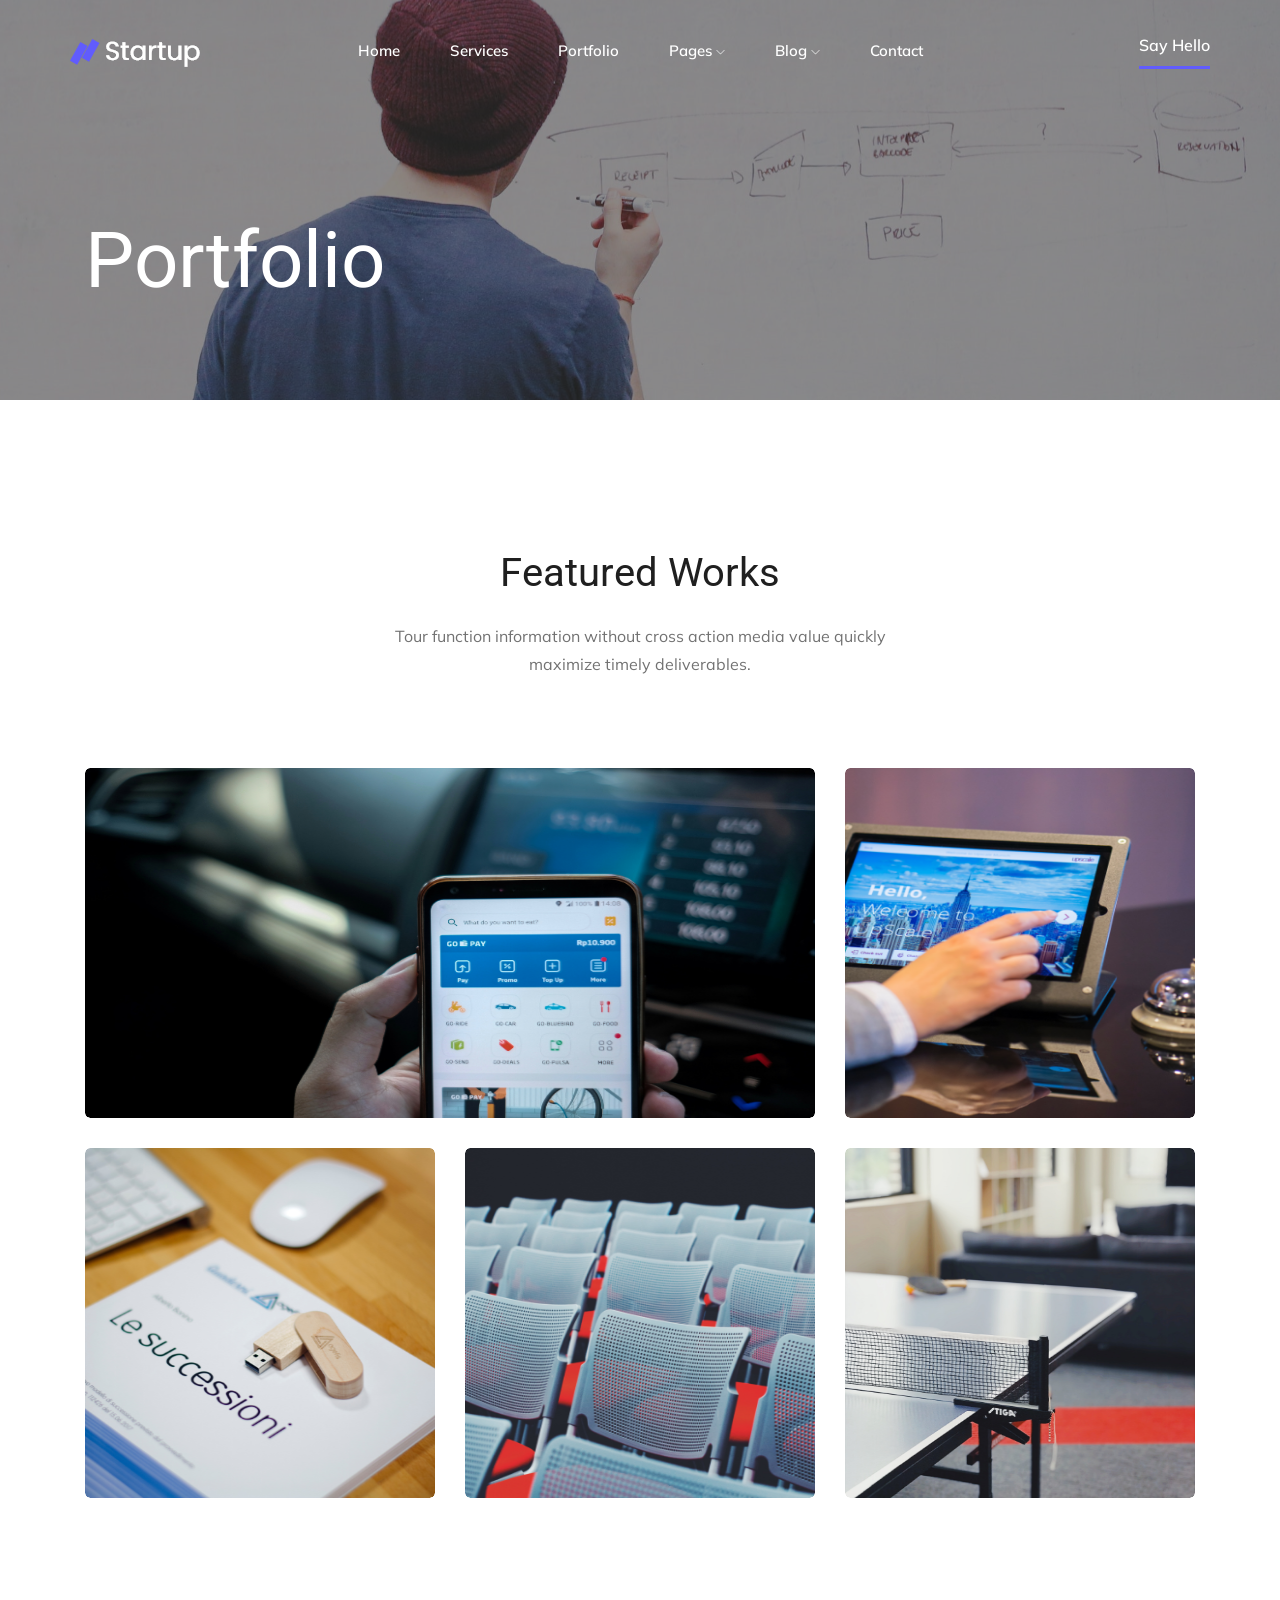
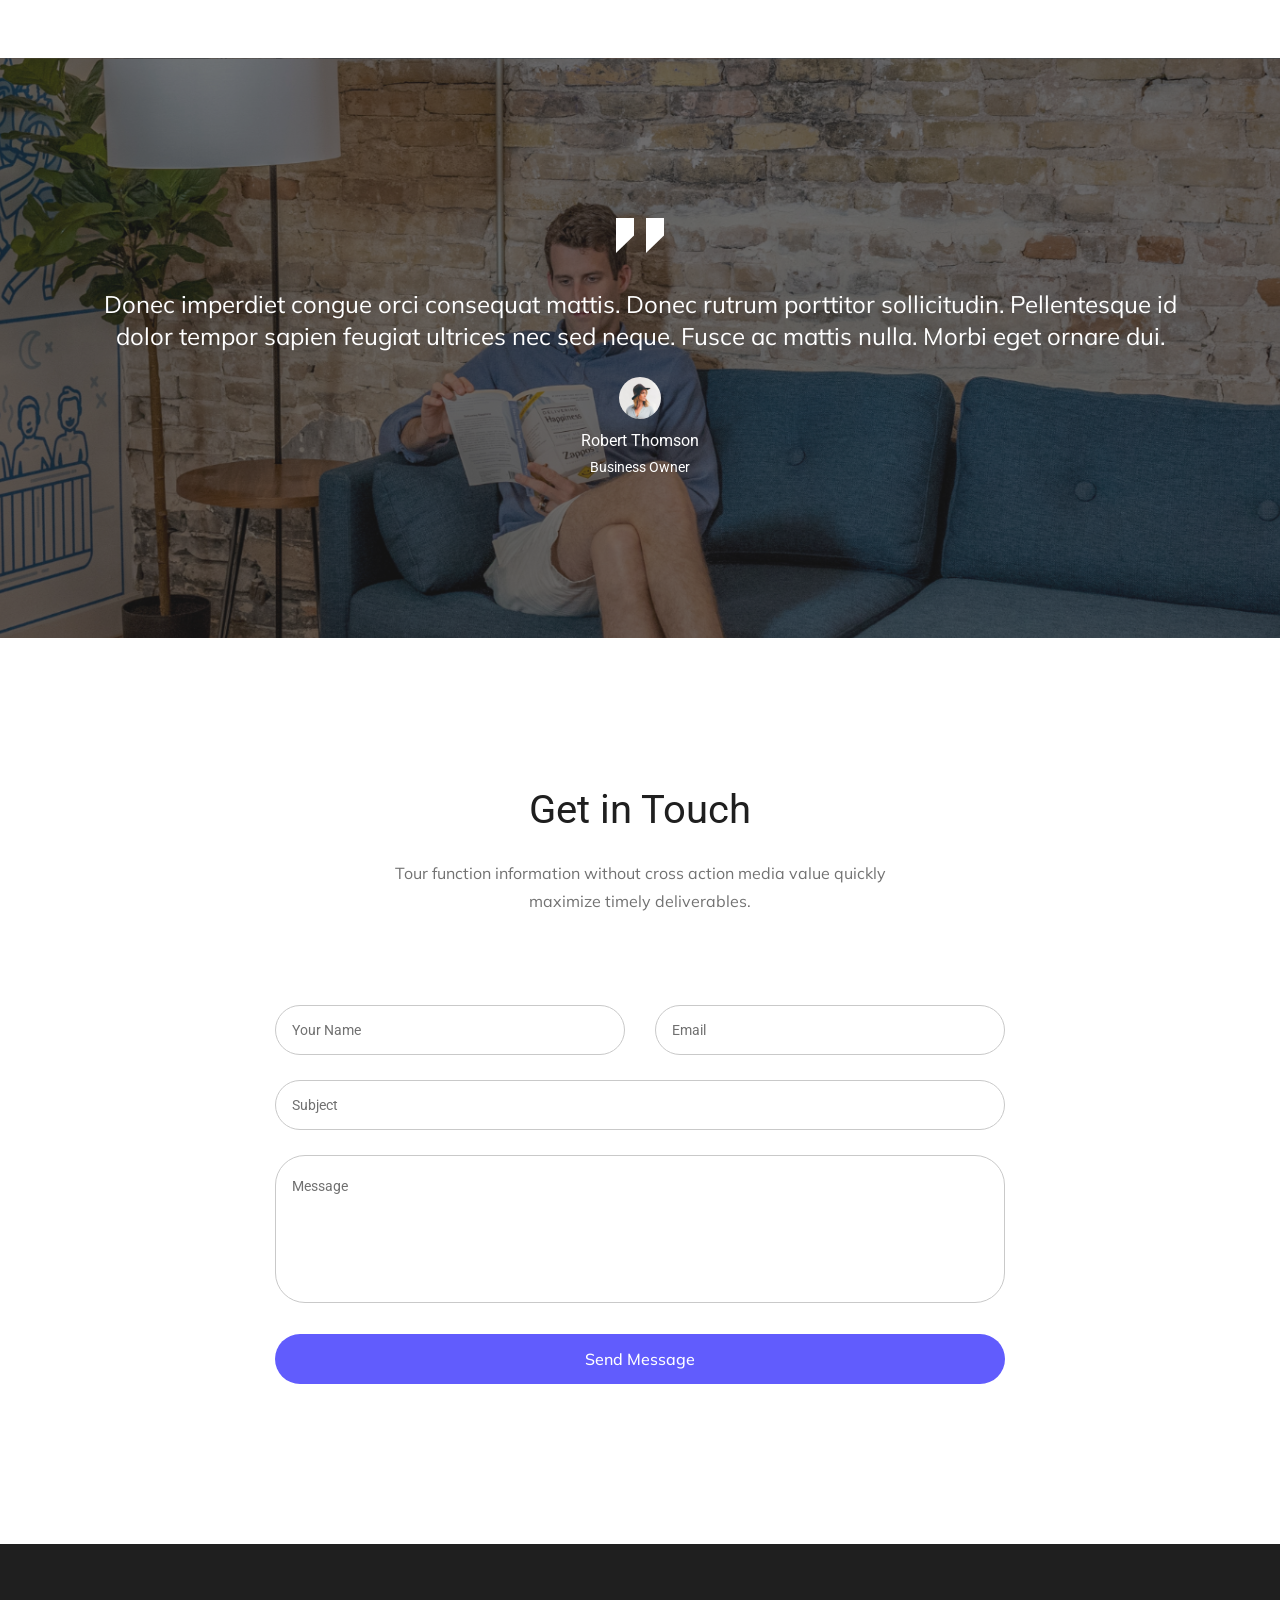
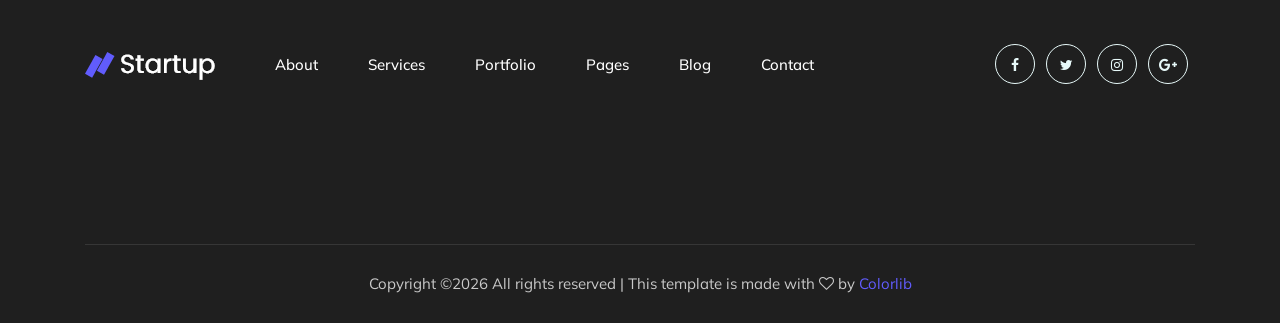
<file: client/ui/portfolio.html>
<!doctype html>
<html class="no-js" lang="zxx">

<head>
    <meta charset="utf-8">
    <meta http-equiv="x-ua-compatible" content="ie=edge">
    <title>StartUp</title>
    <meta name="description" content="">
    <meta name="viewport" content="width=device-width, initial-scale=1">

    <!-- <link rel="manifest" href="site.webmanifest"> -->
    <!-- Place favicon.ico in the root directory -->

    <!-- CSS here -->
    <link rel="stylesheet" href="css/bootstrap.min.css">
    <link rel="stylesheet" href="css/owl.carousel.min.css">
    <link rel="stylesheet" href="css/magnific-popup.css">
    <link rel="stylesheet" href="css/font-awesome.min.css">
    <link rel="stylesheet" href="css/themify-icons.css">
    <link rel="stylesheet" href="css/nice-select.css">
    <link rel="stylesheet" href="css/flaticon.css">
    <link rel="stylesheet" href="css/gijgo.css">
    <link rel="stylesheet" href="css/animate.min.css">
    <link rel="stylesheet" href="css/slick.css">
    <link rel="stylesheet" href="css/slicknav.css">
    <link rel="stylesheet" href="css/style.css">
    <!-- <link rel="stylesheet" href="css/responsive.css"> -->
</head>

<body>
    <!--[if lte IE 9]>
            <p class="browserupgrade">You are using an <strong>outdated</strong> browser. Please <a href="https://browsehappy.com/">upgrade your browser</a> to improve your experience and security.</p>
        <![endif]-->

    <!-- header-start -->
    <header>
        <div class="header-area ">
            <div id="sticky-header" class="main-header-area">
                <div class="container-fluid p-0">
                    <div class="row align-items-center no-gutters">
                        <div class="col-xl-2 col-lg-2">
                            <div class="logo-img">
                                <a href="index.html">
                                    <img src="img/logo.png" alt="">
                                </a>
                            </div>
                        </div>
                        <div class="col-xl-8 col-lg-8">
                            <div class="main-menu  d-none d-lg-block text-center">
                                <nav>
                                    <ul id="navigation">
                                        <li><a class="active" href="index.html">home</a></li>
                                        <li><a href="service.html">services</a></li>
                                        <li><a href="Portfolio.html">Portfolio</a></li>
                                        <li><a href="#">pages <i class="ti-angle-down"></i></a>
                                            <ul class="submenu">
                                                <li><a href="portfolio_details.html">Portfolio details</a></li>
                                                <li><a href="about.html">about</a></li>
                                                <li><a href="elements.html">elements</a></li>
                                            </ul>
                                        </li>

                                        <li><a href="#">blog <i class="ti-angle-down"></i></a>
                                            <ul class="submenu">
                                                <li><a href="blog.html">blog</a></li>
                                                <li><a href="single-blog.html">single-blog</a></li>
                                            </ul>
                                        </li>
                                        <li><a href="contact.html">Contact</a></li>
                                    </ul>
                                </nav>
                            </div>
                        </div>
                        <div class="col-lg-2 d-none d-lg-block">
                            <div class="log_chat_area d-flex align-items-end">
                                <a href="#" target="_black" class="say_hi">Say Hello</a>
                            </div>
                        </div>
                        <div class="col-12">
                            <div class="mobile_menu d-block d-lg-none"></div>
                        </div>
                    </div>
                </div>
            </div>
        </div>
    </header>
    <!-- header-end -->

     <!-- bradcam_area  -->
     <div class="bradcam_area breadcam_bg_2">
        <div class="container">
            <div class="row">
                <div class="col-xl-12">
                    <div class="bradcam_text">
                        <h3>Portfolio</h3>
                    </div>
                </div>
            </div>
        </div>
    </div>
    <!-- /bradcam_area  -->

    <!-- portfolio_image_area  -->
    <div class="portfolio_image_area">
        <div class="container">
            <div class="row justify-content-center">
                <div class="col-lg-6">
                    <div class="section_title text-center mb-90">
                        <h3 class="wow fadeInUp" data-wow-duration="1s" data-wow-delay=".3s">Featured Works</h3>
                        <p class="wow fadeInUp" data-wow-duration="1s" data-wow-delay=".4s">Tour function information without cross action media value quickly maximize timely deliverables.</p>
                    </div>
                </div>
            </div>
            <div class="row">
                <div class="col-lg-8 col-md-12">
                    <div class="single_Portfolio wow fadeInUp" data-wow-duration="1s" data-wow-delay=".3s">
                        <div class="portfolio_thumb">
                            <img src="img/portfolio/1.png" alt="">
                        </div>
                        <div class="portfolio_hover">
                            <div class="title">
                                <span>App Design</span>
                                    <h3>Colorlib Mobile App</h3>
                                    <a class="boxed-btn3" href="portfolio_details.html">View</a>
                            </div>
                        </div>
                    </div>
                </div>
                <div class="col-lg-4 col-md-6">
                    <div class="single_Portfolio wow fadeInUp" data-wow-duration="1s" data-wow-delay=".4s">
                        <div class="portfolio_thumb">
                            <img src="img/portfolio/2.png" alt="">
                        </div>
                        <div class="portfolio_hover">
                            <div class="title">
                                <span>App Design</span>
                                    <h3>Colorlib Mobile App</h3>
                                    <a class="boxed-btn3" href="portfolio_details.html">View</a>
                            </div>
                        </div>
                    </div>
                </div>
                <div class="col-lg-4 col-md-6 col-lg-4">
                    <div class="single_Portfolio wow fadeInUp" data-wow-duration="1s" data-wow-delay=".5s">
                        <div class="portfolio_thumb">
                            <img src="img/portfolio/3.png" alt="">
                        </div>
                        <div class="portfolio_hover">
                            <div class="title">
                                <span>App Design</span>
                                    <h3>Colorlib Mobile App</h3>
                                    <a class="boxed-btn3" href="portfolio_details.html">View</a>
                            </div>
                        </div>
                    </div>
                </div>
                <div class="col-lg-4 col-md-6 col-lg-4">
                    <div class="single_Portfolio wow fadeInUp" data-wow-duration="1s" data-wow-delay=".6s">
                        <div class="portfolio_thumb">
                            <img src="img/portfolio/4.png" alt="">
                        </div>
                        <div class="portfolio_hover">
                            <div class="title">
                                <span>App Design</span>
                                    <h3>Colorlib Mobile App</h3>
                                    <a class="boxed-btn3" href="portfolio_details.html">View</a>
                            </div>
                        </div>
                    </div>
                </div>
                <div class="col-lg-4 col-md-6 col-lg-4">
                    <div class="single_Portfolio wow fadeInUp" data-wow-duration="1s" data-wow-delay=".7s">
                        <div class="portfolio_thumb">
                            <img src="img/portfolio/5.png" alt="">
                        </div>
                        <div class="portfolio_hover">
                            <div class="title">
                                <span>App Design</span>
                                    <h3>Colorlib Mobile App</h3>
                                    <a class="boxed-btn3" href="portfolio_details.html">View</a>
                            </div>
                        </div>
                    </div>
                </div>
            </div>
        </div>
    </div>
    <!--/ portfolio_image_area  -->


    <!-- testimonial_area  -->
    <div class="testimonial_area ">
        <div class="container">
            <div class="row">
                <div class="col-xl-12">
                    <div class="testmonial_active owl-carousel">
                        <div class="single_carousel">
                                <div class="single_testmonial text-center">
                                        <div class="quote">
                                            <img src="img/testmonial/quote.svg" alt="">
                                        </div>
                                        <p>Donec imperdiet congue orci consequat mattis. Donec rutrum porttitor <br> 
                                                sollicitudin. Pellentesque id dolor tempor sapien feugiat ultrices nec sed neque.  <br>
                                                Fusce ac mattis nulla. Morbi eget ornare dui. </p>
                                        <div class="testmonial_author">
                                            <div class="thumb">
                                                    <img src="img/testmonial/thumb.png" alt="">
                                            </div>
                                            <h3>Robert Thomson</h3>
                                            <span>Business Owner</span>
                                        </div>
                                    </div>
                        </div>
                        <div class="single_carousel">
                                <div class="single_testmonial text-center">
                                        <div class="quote">
                                            <img src="img/testmonial/quote.svg" alt="">
                                        </div>
                                        <p>Donec imperdiet congue orci consequat mattis. Donec rutrum porttitor <br> 
                                                sollicitudin. Pellentesque id dolor tempor sapien feugiat ultrices nec sed neque.  <br>
                                                Fusce ac mattis nulla. Morbi eget ornare dui. </p>
                                        <div class="testmonial_author">
                                            <div class="thumb">
                                                    <img src="img/testmonial/thumb.png" alt="">
                                            </div>
                                            <h3>Robert Thomson</h3>
                                            <span>Business Owner</span>
                                        </div>
                                    </div>
                        </div>
                        <div class="single_carousel">
                                <div class="single_testmonial text-center">
                                        <div class="quote">
                                            <img src="img/testmonial/quote.svg" alt="">
                                        </div>
                                        <p>Donec imperdiet congue orci consequat mattis. Donec rutrum porttitor <br> 
                                                sollicitudin. Pellentesque id dolor tempor sapien feugiat ultrices nec sed neque.  <br>
                                                Fusce ac mattis nulla. Morbi eget ornare dui. </p>
                                        <div class="testmonial_author">
                                            <div class="thumb">
                                                    <img src="img/testmonial/thumb.png" alt="">
                                            </div>
                                            <h3>Robert Thomson</h3>
                                            <span>Business Owner</span>
                                        </div>
                                    </div>
                        </div>
                    </div>
                </div>
            </div>
        </div>
    </div>
    <!-- /testimonial_area  -->

    <div class="get_in_tauch_area">
        <div class="container">
            <div class="row justify-content-center">
                <div class="col-lg-6">
                    <div class="section_title text-center mb-90">
                        <h3 class="wow fadeInUp" data-wow-duration="1s" data-wow-delay=".3s">Get in Touch</h3>
                        <p class="wow fadeInUp" data-wow-duration="1s" data-wow-delay=".4s">Tour function information without cross action media value quickly maximize timely deliverables.</p>
                    </div>
                </div>
            </div>
            <div class="row justify-content-center">
                <div class="col-lg-8">
                    <div class="touch_form">
                        <form action="#">
                            <div class="row">
                                <div class="col-md-6">
                                    <div class="single_input wow fadeInUp" data-wow-duration="1s" data-wow-delay=".3s">
                                        <input type="text" placeholder="Your Name" >
                                    </div>
                                </div>
                                <div class="col-md-6">
                                    <div class="single_input wow fadeInUp" data-wow-duration="1s" data-wow-delay=".4s">
                                        <input type="email" placeholder="Email" >
                                    </div>
                                </div>
                                <div class="col-md-12">
                                    <div class="single_input wow fadeInUp" data-wow-duration="1s" data-wow-delay=".5s">
                                        <input type="email" placeholder="Subject" >
                                    </div>
                                </div>
                                <div class="col-md-12">
                                    <div class="single_input wow fadeInUp" data-wow-duration="1s" data-wow-delay=".6s">
                                       <textarea name="" id="" cols="30" placeholder="Message" rows="10"></textarea>
                                    </div>
                                </div>
                                <div class="col-lg-12">
                                    <div class="submit_btn wow fadeInUp" data-wow-duration="1s" data-wow-delay=".7s">
                                        <button class="boxed-btn3" type="submit">Send Message</button>
                                    </div>
                                </div>
                            </div>
                        </form>
                    </div>
                </div>
            </div>
        </div>
    </div>

    <!-- footer start -->
    <footer class="footer">
        <div class="footer_top">
            <div class="container">
                <div class="row align-items-center">
                    <div class="col-lg-2 col-md-3">
                        <div class="footer_logo wow fadeInRight" data-wow-duration="1s" data-wow-delay=".3s">
                            <a href="index.html">
                                <img src="img/logo.png" alt="">
                            </a>
                        </div>
                    </div>
                    <div class="col-xl-7 col-lg-7 col-md-9">
                        <div class="menu_links">
                            <ul>
                                <li><a class="wow fadeInDown" data-wow-duration="1s" data-wow-delay=".2s" href="#">About</a class="wow fadeInUp" data-wow-duration="1s" data-wow-delay=".3s"></li>
                                <li><a class="wow fadeInDown" data-wow-duration="1s" data-wow-delay=".4s" href="#">Services</a></li>
                                <li><a class="wow fadeInDown" data-wow-duration="1s" data-wow-delay=".6s" href="#">Portfolio</a></li>
                                <li><a class="wow fadeInDown" data-wow-duration="1s" data-wow-delay=".8s" href="#">Pages</a></li>
                                <li><a class="wow fadeInDown" data-wow-duration="1s" data-wow-delay="1s" href="#">Blog</a></li>
                                <li><a class="wow fadeInDown" data-wow-duration="1s" data-wow-delay="1.1s" href="#">Contact</a></li>
                            </ul>
                        </div>
                    </div>
                    <div class="col-lg-3 col-md-12">
                        <div class="socail_links">
                            <ul>
                                <li><a class="wow fadeInUp" data-wow-duration="1s" data-wow-delay=".3s" href="#"> <i class="fa fa-facebook"></i> </a></li>
                                <li><a class="wow fadeInUp" data-wow-duration="1s" data-wow-delay=".4s" href="#"> <i class="fa fa-twitter"></i> </a></li>
                                <li><a class="wow fadeInUp" data-wow-duration="1s" data-wow-delay=".5s" href="#"> <i class="fa fa-instagram"></i> </a></li>
                                <li><a class="wow fadeInUp" data-wow-duration="1s" data-wow-delay=".6s" href="#"> <i class="fa fa-google-plus"></i> </a></li>
                            </ul>
                        </div>
                    </div>
                </div>
            </div>
        </div>
        <div class="copy-right_text">
            <div class="container">
                <div class="footer_border"></div>
                <div class="row">
                    <div class="col-xl-12">
                        <p class="copy_right text-center wow fadeInUp" data-wow-duration="1s" data-wow-delay="1.3s">
                            <!-- Link back to Colorlib can't be removed. Template is licensed under CC BY 3.0. -->
Copyright &copy;<script>document.write(new Date().getFullYear());</script> All rights reserved | This template is made with <i class="fa fa-heart-o" aria-hidden="true"></i> by <a href="https://colorlib.com" target="_blank">Colorlib</a>
<!-- Link back to Colorlib can't be removed. Template is licensed under CC BY 3.0. -->
                        </p>
                    </div>
                </div>
            </div>
        </div>
    </footer>
    <!--/ footer end  -->

    <!-- JS here -->
    <script src="js/vendor/modernizr-3.5.0.min.js"></script>
    <script src="js/vendor/jquery-1.12.4.min.js"></script>
    <script src="js/popper.min.js"></script>
    <script src="js/bootstrap.min.js"></script>
    <script src="js/owl.carousel.min.js"></script>
    <script src="js/isotope.pkgd.min.js"></script>
    <script src="js/ajax-form.js"></script>
    <script src="js/waypoints.min.js"></script>
    <script src="js/jquery.counterup.min.js"></script>
    <script src="js/imagesloaded.pkgd.min.js"></script>
    <script src="js/scrollIt.js"></script>
    <script src="js/jquery.scrollUp.min.js"></script>
    <script src="js/wow.min.js"></script>
    <script src="js/nice-select.min.js"></script>
    <script src="js/jquery.slicknav.min.js"></script>
    <script src="js/jquery.magnific-popup.min.js"></script>
    <script src="js/plugins.js"></script>
    <script src="js/gijgo.min.js"></script>

    <!--contact js-->
    <script src="js/contact.js"></script>
    <script src="js/jquery.ajaxchimp.min.js"></script>
    <script src="js/jquery.form.js"></script>
    <script src="js/jquery.validate.min.js"></script>
    <script src="js/mail-script.js"></script>

    <script src="js/main.js"></script>
</body>

</html>
</file>
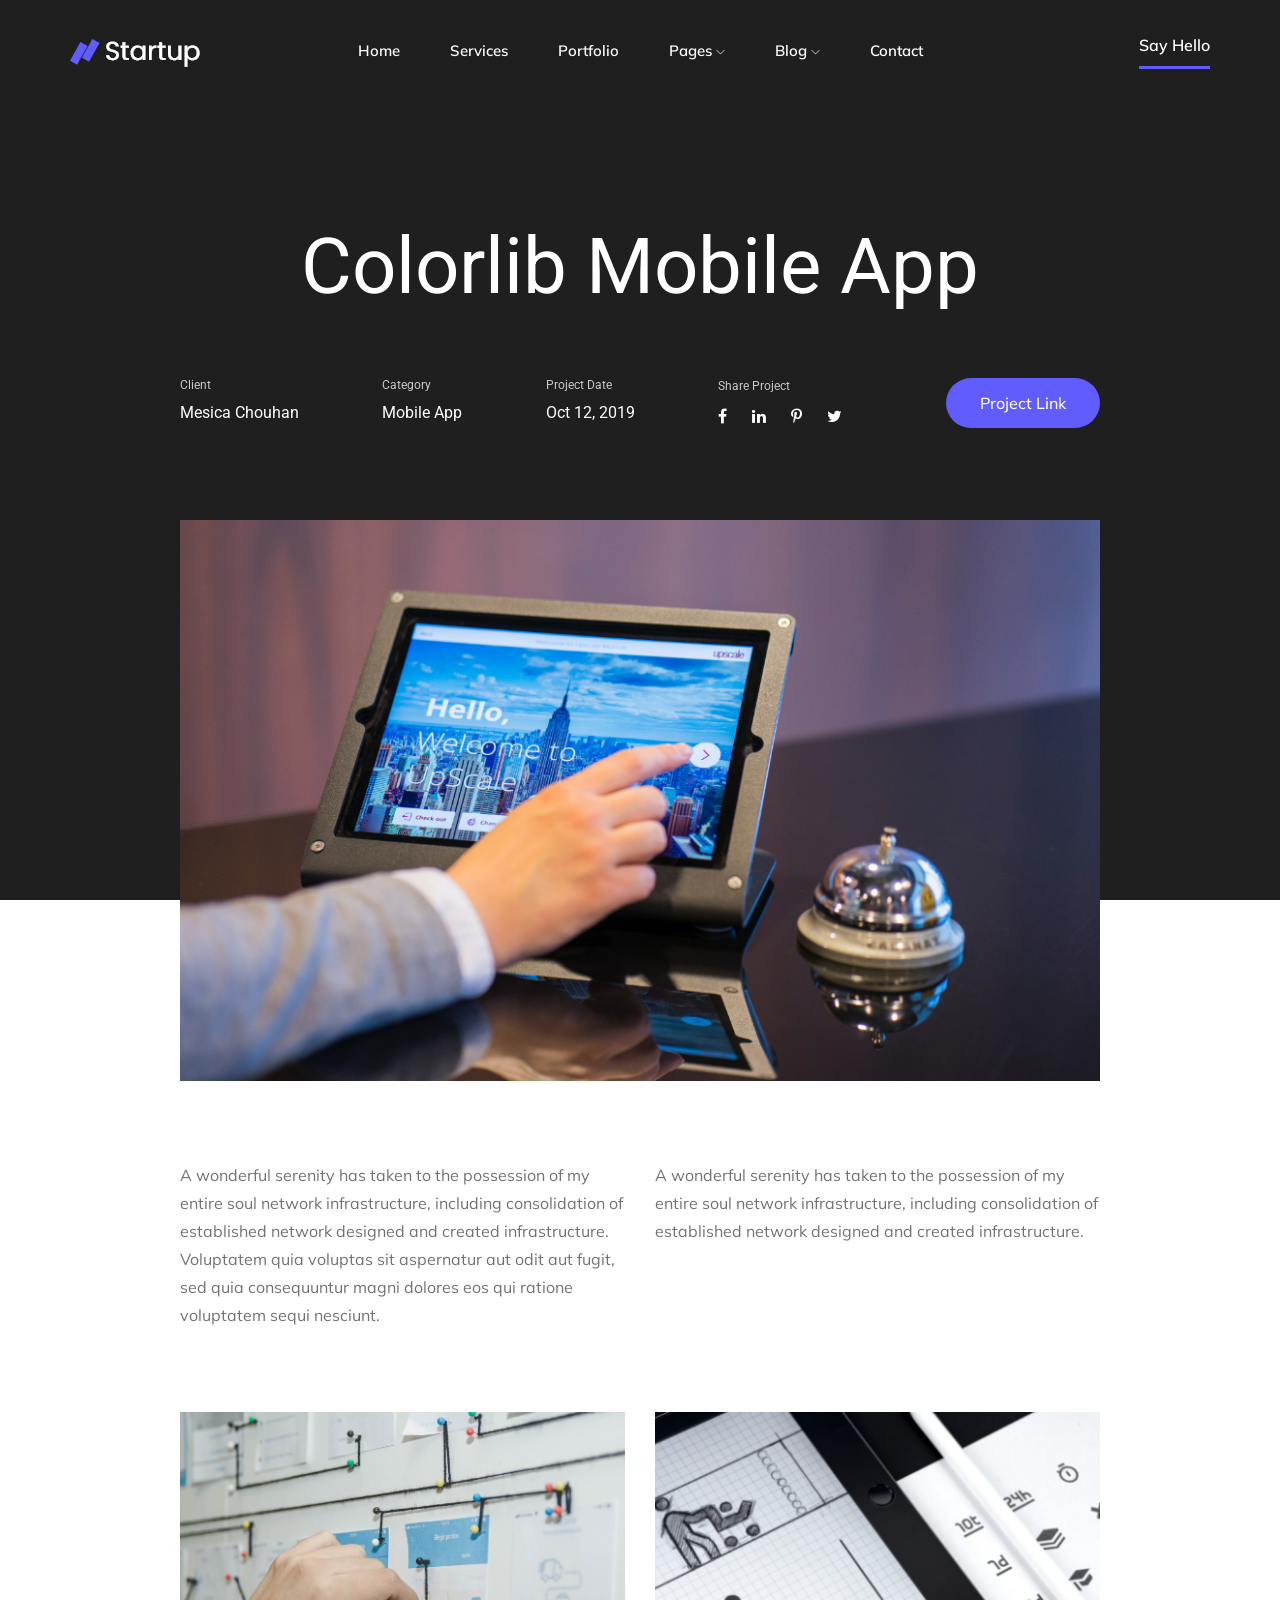
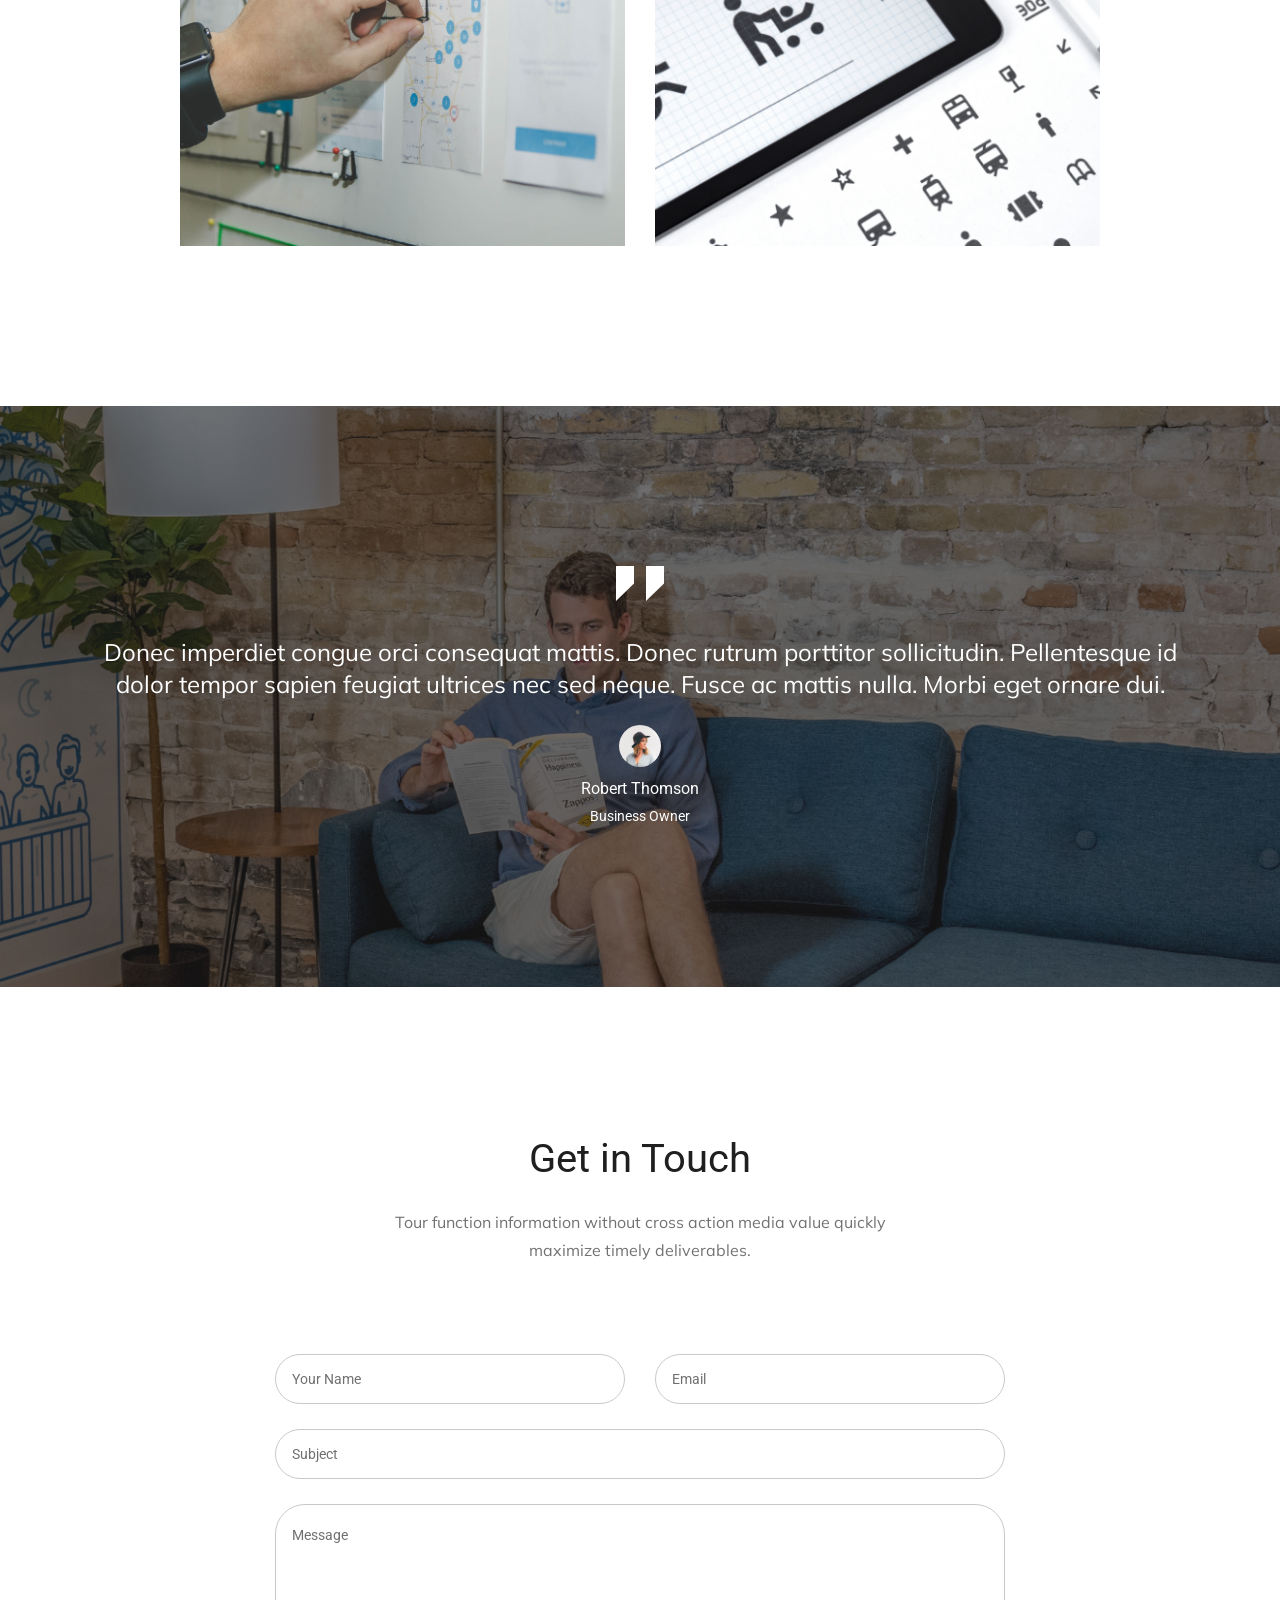
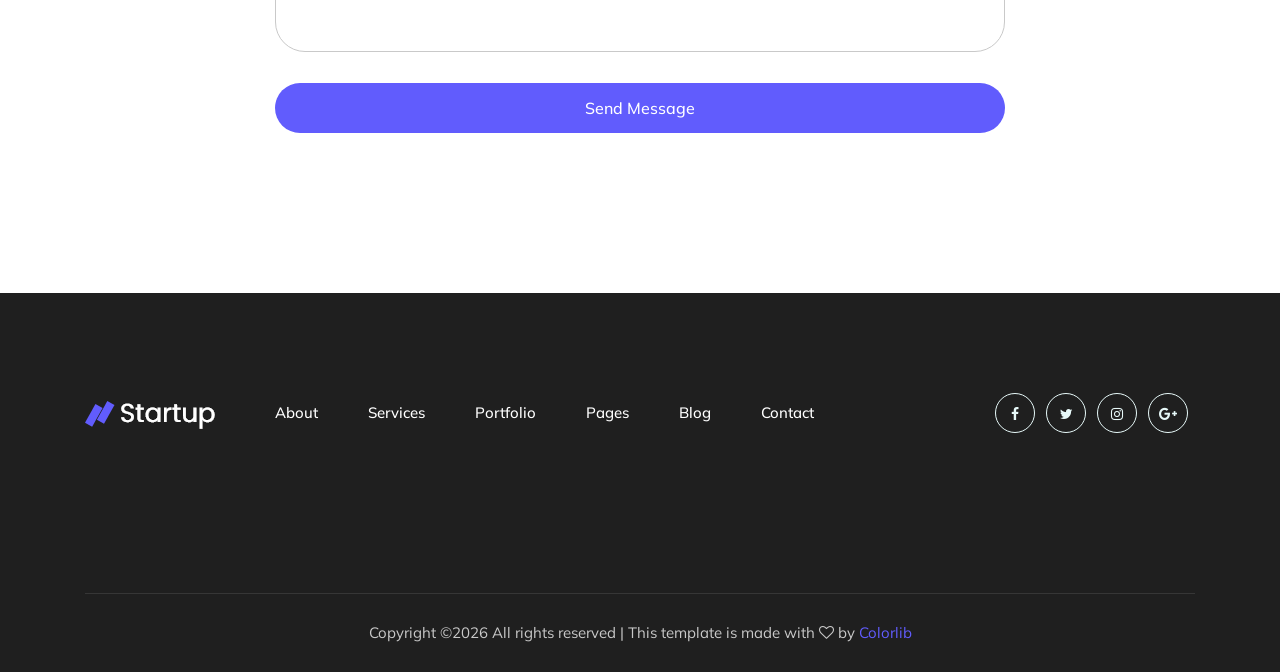
<file: client/ui/portfolio_details.html>
<!doctype html>
<html class="no-js" lang="zxx">

<head>
    <meta charset="utf-8">
    <meta http-equiv="x-ua-compatible" content="ie=edge">
    <title>StartUp</title>
    <meta name="description" content="">
    <meta name="viewport" content="width=device-width, initial-scale=1">

    <!-- <link rel="manifest" href="site.webmanifest"> -->
    <!-- Place favicon.ico in the root directory -->

    <!-- CSS here -->
    <link rel="stylesheet" href="css/bootstrap.min.css">
    <link rel="stylesheet" href="css/owl.carousel.min.css">
    <link rel="stylesheet" href="css/magnific-popup.css">
    <link rel="stylesheet" href="css/font-awesome.min.css">
    <link rel="stylesheet" href="css/themify-icons.css">
    <link rel="stylesheet" href="css/nice-select.css">
    <link rel="stylesheet" href="css/flaticon.css">
    <link rel="stylesheet" href="css/gijgo.css">
    <link rel="stylesheet" href="css/animate.min.css">
    <link rel="stylesheet" href="css/slick.css">
    <link rel="stylesheet" href="css/slicknav.css">
    <link rel="stylesheet" href="css/style.css">
    <!-- <link rel="stylesheet" href="css/responsive.css"> -->
</head>

<body>
    <!--[if lte IE 9]>
            <p class="browserupgrade">You are using an <strong>outdated</strong> browser. Please <a href="https://browsehappy.com/">upgrade your browser</a> to improve your experience and security.</p>
        <![endif]-->

    <!-- header-start -->
    <header>
        <div class="header-area ">
            <div id="sticky-header" class="main-header-area">
                <div class="container-fluid p-0">
                    <div class="row align-items-center no-gutters">
                        <div class="col-xl-2 col-lg-2">
                            <div class="logo-img">
                                <a href="index.html">
                                    <img src="img/logo.png" alt="">
                                </a>
                            </div>
                        </div>
                        <div class="col-xl-8 col-lg-8">
                            <div class="main-menu  d-none d-lg-block text-center">
                                <nav>
                                    <ul id="navigation">
                                        <li><a class="active" href="index.html">home</a></li>
                                        <li><a href="service.html">services</a></li>
                                        <li><a href="Portfolio.html">Portfolio</a></li>
                                        <li><a href="#">pages <i class="ti-angle-down"></i></a>
                                            <ul class="submenu">
                                                <li><a href="portfolio_details.html">Portfolio details</a></li>
                                                <li><a href="about.html">about</a></li>
                                                <li><a href="elements.html">elements</a></li>
                                            </ul>
                                        </li>

                                        <li><a href="#">blog <i class="ti-angle-down"></i></a>
                                            <ul class="submenu">
                                                <li><a href="blog.html">blog</a></li>
                                                <li><a href="single-blog.html">single-blog</a></li>
                                            </ul>
                                        </li>
                                        <li><a href="contact.html">Contact</a></li>
                                    </ul>
                                </nav>
                            </div>
                        </div>
                        <div class="col-lg-2 d-none d-lg-block">
                            <div class="log_chat_area d-flex align-items-end">
                                <a href="#" target="_black" class="say_hi">Say Hello</a>
                            </div>
                        </div>
                        <div class="col-12">
                            <div class="mobile_menu d-block d-lg-none"></div>
                        </div>
                    </div>
                </div>
            </div>
        </div>
    </header>
    <!-- header-end -->

    <!-- portfolio_details_banner_start  -->
    <div class="portfolio_details_banner">
        <div class="container">
            <div class="row justify-content-center">
                <div class="col-lg-10">
                    <div class="details_info ">
                        <h3 class="wow fadeInDown" data-wow-duration="1s" data-wow-delay=".3s">Colorlib Mobile App</h3>
                        <div class="details_links d-flex justify-content-between align-items-center">
                            <div class="single_details single_input wow fadeInUp" data-wow-duration="1s" data-wow-delay=".3s">
                                <span>Client</span>
                                <h4>Mesica Chouhan</h4>
                            </div>
                            <div class="single_details single_input wow fadeInUp" data-wow-duration="1s" data-wow-delay=".4s">
                                <span>Category</span>
                                <h4>Mobile App</h4>
                            </div>
                            <div class="single_details single_input wow fadeInUp" data-wow-duration="1s" data-wow-delay=".5s">
                                <span>Project Date</span>
                                <h4>Oct 12, 2019</h4>
                            </div>
                            <div class="single_details single_input wow fadeInUp" data-wow-duration="1s" data-wow-delay=".6s">
                                <span>Share Project</span>
                                <div class="social_links">
                                    <ul>
                                        <li><a href="#"> <i class="fa fa-facebook"></i> </a></li>
                                        <li><a href="#"> <i class="fa fa-linkedin"></i> </a></li>
                                        <li><a href="#"> <i class="fa fa-pinterest-p"></i> </a></li>
                                        <li><a href="#"> <i class="fa fa-twitter"></i> </a></li>
                                    </ul>
                                </div>
                            </div>
                            <div class="single_details wow fadeInUp" data-wow-duration="1s" data-wow-delay=".7s">
                                <div class="project_btn">
                                    <a href="#" class="boxed-btn3">Project Link</a>
                                </div>
                            </div>

                        </div>
                    </div>
                </div>
            </div>
        </div>
    </div>
    <!-- portfolio_details_banner_end  -->

    <div class="portfolio_details_wrap">
        <div class="container">
            <div class="row justify-content-center">
                <div class="col-lg-10">
                    <div class="banner wow fadeInUp" data-wow-duration="1.5s" data-wow-delay=".3s">
                        <img src="img/portfolio_details/details_banner.png" alt="">
                    </div>
                    <div class="details_text">
                        <div class="row">
                            <div class="col-lg-6 wow fadeInUp" data-wow-duration="1s" data-wow-delay=".3s">
                                <p>A wonderful serenity has taken to the possession of my entire soul network infrastructure, including consolidation of established network designed and created infrastructure. Voluptatem quia voluptas sit aspernatur aut odit aut fugit, sed quia consequuntur magni dolores eos qui ratione voluptatem sequi nesciunt.</p>
                            </div>
                            <div class="col-lg-6 wow fadeInUp" data-wow-duration="1s" data-wow-delay=".3s">
                                <p>A wonderful serenity has taken to the possession of my entire soul network infrastructure, including consolidation of established network designed and created infrastructure.</p>
                            </div>
                        </div>
                    </div>
                    <div class="thumbs">
                        <div class="row">
                            <div class="col-lg-6 col-md-6">
                                <div class="single_thumb wow fadeInLeft" data-wow-duration="1s" data-wow-delay=".4s">
                                    <img src="img/portfolio_details/1.png" alt="">
                                </div>
                            </div>
                            <div class="col-lg-6 col-md-6">
                                <div class="single_thumb wow fadeInRight" data-wow-duration="1s" data-wow-delay=".4s">
                                    <img src="img/portfolio_details/2.png" alt="">
                                </div>
                            </div>
                        </div>
                    </div>
                </div>
            </div>
        </div>
    </div>



    <!-- testimonial_area  -->
    <div class="testimonial_area ">
        <div class="container">
            <div class="row">
                <div class="col-xl-12">
                    <div class="testmonial_active owl-carousel">
                        <div class="single_carousel">
                            <div class="single_testmonial text-center">
                                <div class="quote">
                                    <img src="img/testmonial/quote.svg" alt="">
                                </div>
                                <p>Donec imperdiet congue orci consequat mattis. Donec rutrum porttitor <br> 
                                        sollicitudin. Pellentesque id dolor tempor sapien feugiat ultrices nec sed neque.  <br>
                                        Fusce ac mattis nulla. Morbi eget ornare dui. </p>
                                <div class="testmonial_author">
                                    <div class="thumb">
                                            <img src="img/testmonial/thumb.png" alt="">
                                    </div>
                                    <h3>Robert Thomson</h3>
                                    <span>Business Owner</span>
                                </div>
                            </div>
                        </div>
                        <div class="single_carousel">
                            <div class="single_testmonial text-center">
                                <div class="quote">
                                    <img src="img/testmonial/quote.svg" alt="">
                                </div>
                                <p>Donec imperdiet congue orci consequat mattis. Donec rutrum porttitor <br> 
                                        sollicitudin. Pellentesque id dolor tempor sapien feugiat ultrices nec sed neque.  <br>
                                        Fusce ac mattis nulla. Morbi eget ornare dui. </p>
                                <div class="testmonial_author">
                                    <div class="thumb">
                                            <img src="img/testmonial/thumb.png" alt="">
                                    </div>
                                    <h3>Robert Thomson</h3>
                                    <span>Business Owner</span>
                                </div>
                            </div>
                        </div>
                        <div class="single_carousel">
                            <div class="single_testmonial text-center">
                                <div class="quote">
                                    <img src="img/testmonial/quote.svg" alt="">
                                </div>
                                <p>Donec imperdiet congue orci consequat mattis. Donec rutrum porttitor <br> 
                                        sollicitudin. Pellentesque id dolor tempor sapien feugiat ultrices nec sed neque.  <br>
                                        Fusce ac mattis nulla. Morbi eget ornare dui. </p>
                                <div class="testmonial_author">
                                    <div class="thumb">
                                            <img src="img/testmonial/thumb.png" alt="">
                                    </div>
                                    <h3>Robert Thomson</h3>
                                    <span>Business Owner</span>
                                </div>
                            </div>
                        </div>
                    </div>
                </div>
            </div>
        </div>
    </div>
    <!-- /testimonial_area  -->

    <div class="get_in_tauch_area">
        <div class="container">
            <div class="row justify-content-center">
                <div class="col-lg-6">
                    <div class="section_title text-center mb-90">
                        <h3 class="wow fadeInUp" data-wow-duration="1s" data-wow-delay=".3s">Get in Touch</h3>
                        <p class="wow fadeInUp" data-wow-duration="1s" data-wow-delay=".4s">Tour function information without cross action media value quickly maximize timely deliverables.</p>
                    </div>
                </div>
            </div>
            <div class="row justify-content-center">
                <div class="col-lg-8">
                    <div class="touch_form">
                        <form action="#">
                            <div class="row">
                                <div class="col-md-6">
                                    <div class="single_input wow fadeInUp" data-wow-duration="1s" data-wow-delay=".3s">
                                        <input type="text" placeholder="Your Name" >
                                    </div>
                                </div>
                                <div class="col-md-6">
                                    <div class="single_input wow fadeInUp" data-wow-duration="1s" data-wow-delay=".4s">
                                        <input type="email" placeholder="Email" >
                                    </div>
                                </div>
                                <div class="col-md-12">
                                    <div class="single_input wow fadeInUp" data-wow-duration="1s" data-wow-delay=".5s">
                                        <input type="email" placeholder="Subject" >
                                    </div>
                                </div>
                                <div class="col-md-12">
                                    <div class="single_input wow fadeInUp" data-wow-duration="1s" data-wow-delay=".6s">
                                       <textarea name="" id="" cols="30" placeholder="Message" rows="10"></textarea>
                                    </div>
                                </div>
                                <div class="col-lg-12">
                                    <div class="submit_btn wow fadeInUp" data-wow-duration="1s" data-wow-delay=".7s">
                                        <button class="boxed-btn3" type="submit">Send Message</button>
                                    </div>
                                </div>
                            </div>
                        </form>
                    </div>
                </div>
            </div>
        </div>
    </div>


    <!-- footer start -->
    <footer class="footer">
        <div class="footer_top">
            <div class="container">
                <div class="row align-items-center">
                    <div class="col-lg-2 col-md-3">
                        <div class="footer_logo wow fadeInRight" data-wow-duration="1s" data-wow-delay=".3s">
                            <a href="index.html">
                                <img src="img/logo.png" alt="">
                            </a>
                        </div>
                    </div>
                    <div class="col-xl-7 col-lg-7 col-md-9">
                        <div class="menu_links">
                            <ul>
                                <li><a class="wow fadeInDown" data-wow-duration="1s" data-wow-delay=".2s" href="#">About</a class="wow fadeInUp" data-wow-duration="1s" data-wow-delay=".3s"></li>
                                <li><a class="wow fadeInDown" data-wow-duration="1s" data-wow-delay=".4s" href="#">Services</a></li>
                                <li><a class="wow fadeInDown" data-wow-duration="1s" data-wow-delay=".6s" href="#">Portfolio</a></li>
                                <li><a class="wow fadeInDown" data-wow-duration="1s" data-wow-delay=".8s" href="#">Pages</a></li>
                                <li><a class="wow fadeInDown" data-wow-duration="1s" data-wow-delay="1s" href="#">Blog</a></li>
                                <li><a class="wow fadeInDown" data-wow-duration="1s" data-wow-delay="1.1s" href="#">Contact</a></li>
                            </ul>
                        </div>
                    </div>
                    <div class="col-lg-3 col-md-12">
                        <div class="socail_links">
                            <ul>
                                <li><a class="wow fadeInUp" data-wow-duration="1s" data-wow-delay=".3s" href="#"> <i class="fa fa-facebook"></i> </a></li>
                                <li><a class="wow fadeInUp" data-wow-duration="1s" data-wow-delay=".4s" href="#"> <i class="fa fa-twitter"></i> </a></li>
                                <li><a class="wow fadeInUp" data-wow-duration="1s" data-wow-delay=".5s" href="#"> <i class="fa fa-instagram"></i> </a></li>
                                <li><a class="wow fadeInUp" data-wow-duration="1s" data-wow-delay=".6s" href="#"> <i class="fa fa-google-plus"></i> </a></li>
                            </ul>
                        </div>
                    </div>
                </div>
            </div>
        </div>
        <div class="copy-right_text">
            <div class="container">
                <div class="footer_border"></div>
                <div class="row">
                    <div class="col-xl-12">
                        <p class="copy_right text-center wow fadeInUp" data-wow-duration="1s" data-wow-delay="1.3s">
                            <!-- Link back to Colorlib can't be removed. Template is licensed under CC BY 3.0. -->
Copyright &copy;<script>document.write(new Date().getFullYear());</script> All rights reserved | This template is made with <i class="fa fa-heart-o" aria-hidden="true"></i> by <a href="https://colorlib.com" target="_blank">Colorlib</a>
<!-- Link back to Colorlib can't be removed. Template is licensed under CC BY 3.0. -->
                        </p>
                    </div>
                </div>
            </div>
        </div>
    </footer>
    <!--/ footer end  -->

    <!-- JS here -->
    <script src="js/vendor/modernizr-3.5.0.min.js"></script>
    <script src="js/vendor/jquery-1.12.4.min.js"></script>
    <script src="js/popper.min.js"></script>
    <script src="js/bootstrap.min.js"></script>
    <script src="js/owl.carousel.min.js"></script>
    <script src="js/isotope.pkgd.min.js"></script>
    <script src="js/ajax-form.js"></script>
    <script src="js/waypoints.min.js"></script>
    <script src="js/jquery.counterup.min.js"></script>
    <script src="js/imagesloaded.pkgd.min.js"></script>
    <script src="js/scrollIt.js"></script>
    <script src="js/jquery.scrollUp.min.js"></script>
    <script src="js/wow.min.js"></script>
    <script src="js/nice-select.min.js"></script>
    <script src="js/jquery.slicknav.min.js"></script>
    <script src="js/jquery.magnific-popup.min.js"></script>
    <script src="js/plugins.js"></script>
    <script src="js/gijgo.min.js"></script>

    <!--contact js-->
    <script src="js/contact.js"></script>
    <script src="js/jquery.ajaxchimp.min.js"></script>
    <script src="js/jquery.form.js"></script>
    <script src="js/jquery.validate.min.js"></script>
    <script src="js/mail-script.js"></script>

    <script src="js/main.js"></script>
</body>

</html>
</file>
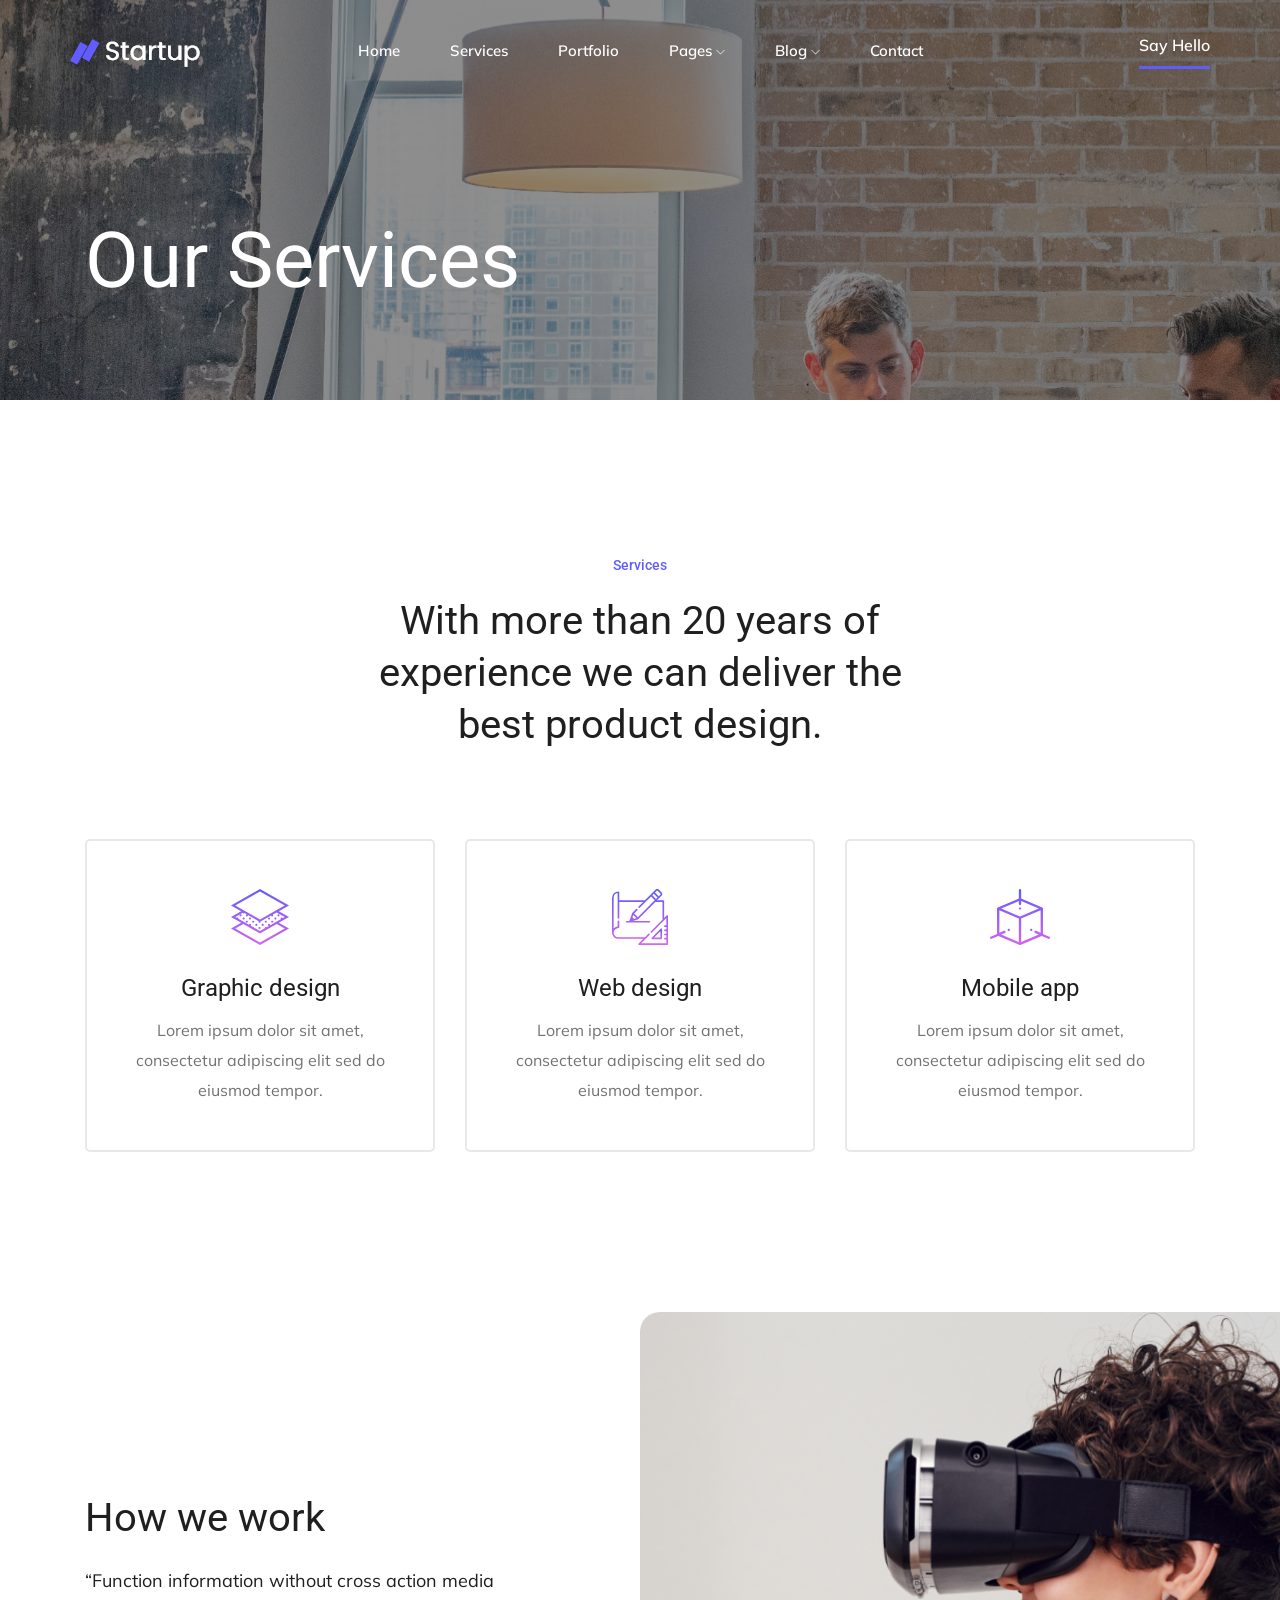
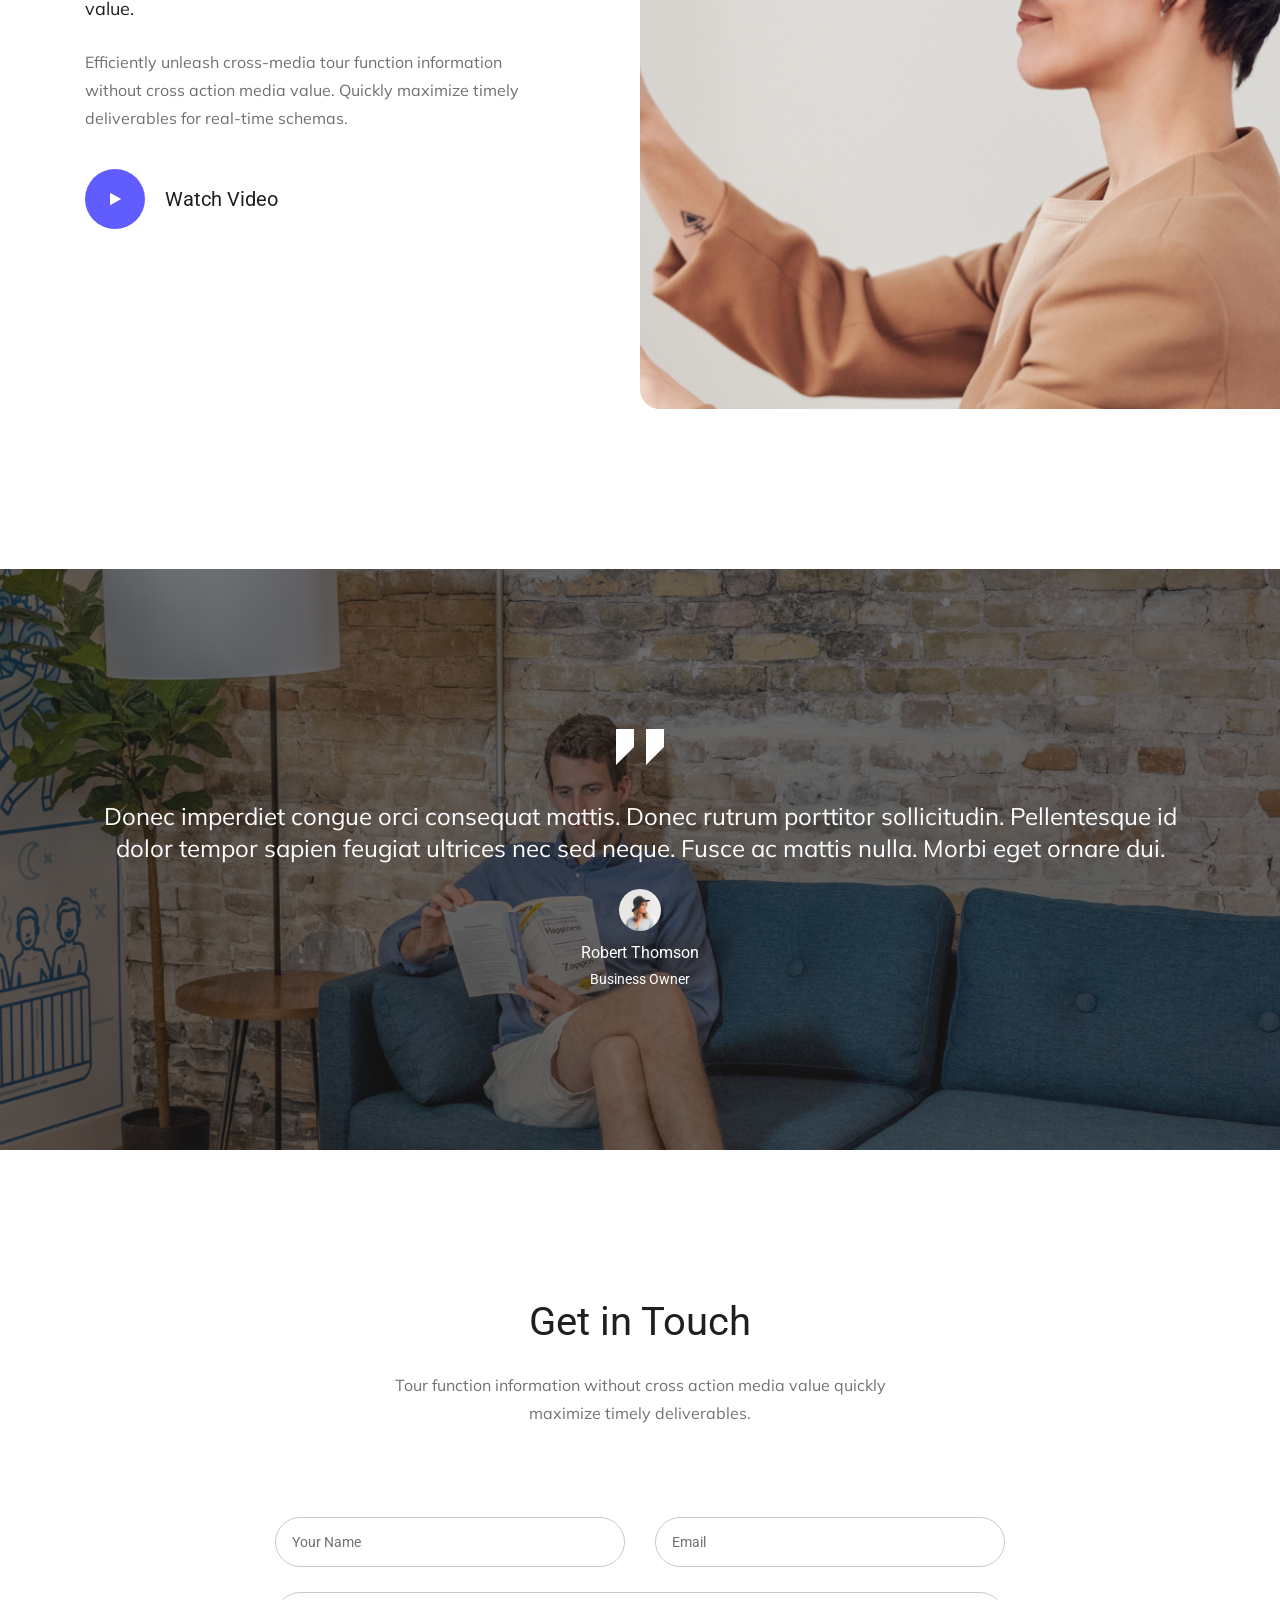
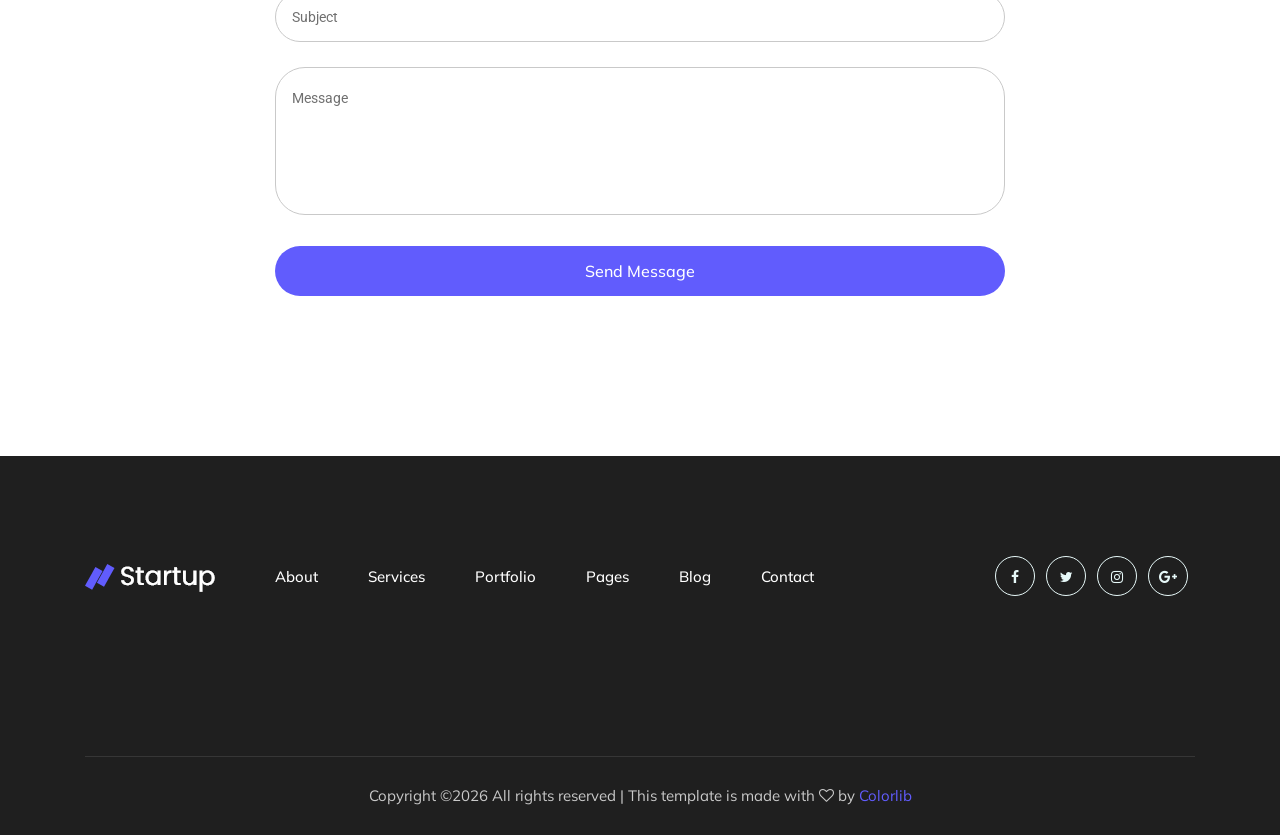
<file: client/ui/service.html>
<!doctype html>
<html class="no-js" lang="zxx">

<head>
    <meta charset="utf-8">
    <meta http-equiv="x-ua-compatible" content="ie=edge">
    <title>StartUp</title>
    <meta name="description" content="">
    <meta name="viewport" content="width=device-width, initial-scale=1">

    <!-- <link rel="manifest" href="site.webmanifest"> -->
    <!-- Place favicon.ico in the root directory -->

    <!-- CSS here -->
    <link rel="stylesheet" href="css/bootstrap.min.css">
    <link rel="stylesheet" href="css/owl.carousel.min.css">
    <link rel="stylesheet" href="css/magnific-popup.css">
    <link rel="stylesheet" href="css/font-awesome.min.css">
    <link rel="stylesheet" href="css/themify-icons.css">
    <link rel="stylesheet" href="css/nice-select.css">
    <link rel="stylesheet" href="css/flaticon.css">
    <link rel="stylesheet" href="css/gijgo.css">
    <link rel="stylesheet" href="css/animate.min.css">
    <link rel="stylesheet" href="css/slick.css">
    <link rel="stylesheet" href="css/slicknav.css">
    <link rel="stylesheet" href="css/style.css">
    <!-- <link rel="stylesheet" href="css/responsive.css"> -->
</head>

<body>
    <!--[if lte IE 9]>
            <p class="browserupgrade">You are using an <strong>outdated</strong> browser. Please <a href="https://browsehappy.com/">upgrade your browser</a> to improve your experience and security.</p>
        <![endif]-->

    <!-- header-start -->
    <header>
        <div class="header-area ">
            <div id="sticky-header" class="main-header-area">
                <div class="container-fluid p-0">
                    <div class="row align-items-center no-gutters">
                        <div class="col-xl-2 col-lg-2">
                            <div class="logo-img">
                                <a href="index.html">
                                    <img src="img/logo.png" alt="">
                                </a>
                            </div>
                        </div>
                        <div class="col-xl-8 col-lg-8">
                            <div class="main-menu  d-none d-lg-block text-center">
                                <nav>
                                    <ul id="navigation">
                                        <li><a class="active" href="index.html">home</a></li>
                                        <li><a href="service.html">services</a></li>
                                        <li><a href="Portfolio.html">Portfolio</a></li>
                                        <li><a href="#">pages <i class="ti-angle-down"></i></a>
                                            <ul class="submenu">
                                                <li><a href="portfolio_details.html">Portfolio details</a></li>
                                                <li><a href="about.html">about</a></li>
                                                <li><a href="elements.html">elements</a></li>
                                            </ul>
                                        </li>

                                        <li><a href="#">blog <i class="ti-angle-down"></i></a>
                                            <ul class="submenu">
                                                <li><a href="blog.html">blog</a></li>
                                                <li><a href="single-blog.html">single-blog</a></li>
                                            </ul>
                                        </li>
                                        <li><a href="contact.html">Contact</a></li>
                                    </ul>
                                </nav>
                            </div>
                        </div>
                        <div class="col-lg-2 d-none d-lg-block">
                            <div class="log_chat_area d-flex align-items-end">
                                <a href="#" target="_black" class="say_hi">Say Hello</a>
                            </div>
                        </div>
                        <div class="col-12">
                            <div class="mobile_menu d-block d-lg-none"></div>
                        </div>
                    </div>
                </div>
            </div>
        </div>
    </header>
    <!-- header-end -->

     <!-- bradcam_area  -->
     <div class="bradcam_area bradcam_bg_1">
        <div class="container">
            <div class="row">
                <div class="col-xl-12">
                    <div class="bradcam_text">
                        <h3>Our Services</h3>
                    </div>
                </div>
            </div>
        </div>
    </div>
    <!-- /bradcam_area  -->

    <!-- service_area  -->
    <div class="service_area">
        <div class="container">
            <div class="row justify-content-center">
                <div class="col-lg-6">
                    <div class="section_title text-center mb-70">
                        <span class="wow fadeInUp" data-wow-duration="1s" data-wow-delay=".1s" >Services</span>
                        <h3 class="wow fadeInUp" data-wow-duration="1.2s" data-wow-delay=".2s">With more than 20 years of 
                            experience we can deliver the 
                            best product design.</h3>
                    </div>
                </div>
            </div>
            <div class="row">
                <div class="col-xl-4 col-md-4">
                    <div class="single_service text-center wow fadeInLeft" data-wow-duration="1.2s" data-wow-delay=".4s">
                        <div class="icon">
                            <img src="img/svg_icon/1.svg" alt="">
                        </div>
                        <h3>Graphic design</h3>
                        <p>Lorem ipsum dolor sit amet, consectetur adipiscing elit sed do eiusmod tempor.</p>
                    </div>
                </div>
                <div class="col-xl-4 col-md-4">
                    <div class="single_service text-center wow fadeInUp" data-wow-duration="1s" data-wow-delay=".3s">
                        <div class="icon">
                            <img src="img/svg_icon/2.svg" alt="">
                        </div>
                        <h3>Web design</h3>
                        <p>Lorem ipsum dolor sit amet, consectetur adipiscing elit sed do eiusmod tempor.</p>
                    </div>
                </div>
                <div class="col-xl-4 col-md-4">
                    <div class="single_service text-center wow fadeInRight" data-wow-duration="1.2s" data-wow-delay=".4s">
                        <div class="icon">
                            <img src="img/svg_icon/3.svg" alt="">
                        </div>
                        <h3>Mobile app</h3>
                        <p>Lorem ipsum dolor sit amet, consectetur adipiscing elit sed do eiusmod tempor.</p>
                    </div>
                </div>
            </div>
        </div>
    </div>
    <!--/ service_area  -->

    <div class="how_we_work_area extra_margin_bottom">
        <div class="container">
            <div class="row">
                <div class="col-lg-5">
                    <div class="work_info">
                        <div class="section_title">
                            <h3 class="wow fadeInLeft" data-wow-duration="1s" data-wow-delay=".3s">How we work</h3>
                            <p class="mid_text wow fadeInLeft" data-wow-duration="1s" data-wow-delay=".4s">“Function information without cross action media value.</p>
                            <p class="last_p wow fadeInRight" data-wow-duration="1s" data-wow-delay=".5s">Efficiently unleash cross-media tour function information without cross action media value. Quickly maximize timely deliverables for real-time schemas.</p>
                        </div>
                        <div class="video_watch d-flex align-items-center">
                            <div class="play_btn wow fadeInUp" data-wow-duration="1s" data-wow-delay=".6s">
                                <a href="https://www.youtube.com/watch?v=D7tF-cY2M9o" class="video_icon popup-video"> <i class="fa fa-play"></i> </a>
                            </div>
                           <span class="wow fadeInLeft" data-wow-duration="1s" data-wow-delay=".7s"> Watch Video</span>
                        </div>
                    </div>
                </div>
            </div>
        </div>
    </div>


    <!-- testimonial_area  -->
    <div class="testimonial_area ">
        <div class="container">
            <div class="row">
                <div class="col-xl-12">
                    <div class="testmonial_active owl-carousel">
                        <div class="single_carousel">
                                <div class="single_testmonial text-center">
                                        <div class="quote">
                                            <img src="img/testmonial/quote.svg" alt="">
                                        </div>
                                        <p>Donec imperdiet congue orci consequat mattis. Donec rutrum porttitor <br> 
                                                sollicitudin. Pellentesque id dolor tempor sapien feugiat ultrices nec sed neque.  <br>
                                                Fusce ac mattis nulla. Morbi eget ornare dui. </p>
                                        <div class="testmonial_author">
                                            <div class="thumb">
                                                    <img src="img/testmonial/thumb.png" alt="">
                                            </div>
                                            <h3>Robert Thomson</h3>
                                            <span>Business Owner</span>
                                        </div>
                                    </div>
                        </div>
                        <div class="single_carousel">
                                <div class="single_testmonial text-center">
                                        <div class="quote">
                                            <img src="img/testmonial/quote.svg" alt="">
                                        </div>
                                        <p>Donec imperdiet congue orci consequat mattis. Donec rutrum porttitor <br> 
                                                sollicitudin. Pellentesque id dolor tempor sapien feugiat ultrices nec sed neque.  <br>
                                                Fusce ac mattis nulla. Morbi eget ornare dui. </p>
                                        <div class="testmonial_author">
                                            <div class="thumb">
                                                    <img src="img/testmonial/thumb.png" alt="">
                                            </div>
                                            <h3>Robert Thomson</h3>
                                            <span>Business Owner</span>
                                        </div>
                                    </div>
                        </div>
                        <div class="single_carousel">
                                <div class="single_testmonial text-center">
                                        <div class="quote">
                                            <img src="img/testmonial/quote.svg" alt="">
                                        </div>
                                        <p>Donec imperdiet congue orci consequat mattis. Donec rutrum porttitor <br> 
                                                sollicitudin. Pellentesque id dolor tempor sapien feugiat ultrices nec sed neque.  <br>
                                                Fusce ac mattis nulla. Morbi eget ornare dui. </p>
                                        <div class="testmonial_author">
                                            <div class="thumb">
                                                    <img src="img/testmonial/thumb.png" alt="">
                                            </div>
                                            <h3>Robert Thomson</h3>
                                            <span>Business Owner</span>
                                        </div>
                                    </div>
                        </div>
                    </div>
                </div>
            </div>
        </div>
    </div>
    <!-- /testimonial_area  -->

    <div class="get_in_tauch_area">
        <div class="container">
            <div class="row justify-content-center">
                <div class="col-lg-6">
                    <div class="section_title text-center mb-90">
                        <h3 class="wow fadeInUp" data-wow-duration="1s" data-wow-delay=".3s">Get in Touch</h3>
                        <p class="wow fadeInUp" data-wow-duration="1s" data-wow-delay=".4s">Tour function information without cross action media value quickly maximize timely deliverables.</p>
                    </div>
                </div>
            </div>
            <div class="row justify-content-center">
                <div class="col-lg-8">
                    <div class="touch_form">
                        <form action="#">
                            <div class="row">
                                <div class="col-md-6">
                                    <div class="single_input wow fadeInUp" data-wow-duration="1s" data-wow-delay=".3s">
                                        <input type="text" placeholder="Your Name" >
                                    </div>
                                </div>
                                <div class="col-md-6">
                                    <div class="single_input wow fadeInUp" data-wow-duration="1s" data-wow-delay=".4s">
                                        <input type="email" placeholder="Email" >
                                    </div>
                                </div>
                                <div class="col-md-12">
                                    <div class="single_input wow fadeInUp" data-wow-duration="1s" data-wow-delay=".5s">
                                        <input type="email" placeholder="Subject" >
                                    </div>
                                </div>
                                <div class="col-md-12">
                                    <div class="single_input wow fadeInUp" data-wow-duration="1s" data-wow-delay=".6s">
                                       <textarea name="" id="" cols="30" placeholder="Message" rows="10"></textarea>
                                    </div>
                                </div>
                                <div class="col-lg-12">
                                    <div class="submit_btn wow fadeInUp" data-wow-duration="1s" data-wow-delay=".7s">
                                        <button class="boxed-btn3" type="submit">Send Message</button>
                                    </div>
                                </div>
                            </div>
                        </form>
                    </div>
                </div>
            </div>
        </div>
    </div>


    <!-- footer start -->
    <footer class="footer">
        <div class="footer_top">
            <div class="container">
                <div class="row align-items-center">
                    <div class="col-lg-2 col-md-3">
                        <div class="footer_logo wow fadeInRight" data-wow-duration="1s" data-wow-delay=".3s">
                            <a href="index.html">
                                <img src="img/logo.png" alt="">
                            </a>
                        </div>
                    </div>
                    <div class="col-xl-7 col-lg-7 col-md-9">
                        <div class="menu_links">
                            <ul>
                                <li><a class="wow fadeInDown" data-wow-duration="1s" data-wow-delay=".2s" href="#">About</a class="wow fadeInUp" data-wow-duration="1s" data-wow-delay=".3s"></li>
                                <li><a class="wow fadeInDown" data-wow-duration="1s" data-wow-delay=".4s" href="#">Services</a></li>
                                <li><a class="wow fadeInDown" data-wow-duration="1s" data-wow-delay=".6s" href="#">Portfolio</a></li>
                                <li><a class="wow fadeInDown" data-wow-duration="1s" data-wow-delay=".8s" href="#">Pages</a></li>
                                <li><a class="wow fadeInDown" data-wow-duration="1s" data-wow-delay="1s" href="#">Blog</a></li>
                                <li><a class="wow fadeInDown" data-wow-duration="1s" data-wow-delay="1.1s" href="#">Contact</a></li>
                            </ul>
                        </div>
                    </div>
                    <div class="col-lg-3 col-md-12">
                        <div class="socail_links">
                            <ul>
                                <li><a class="wow fadeInUp" data-wow-duration="1s" data-wow-delay=".3s" href="#"> <i class="fa fa-facebook"></i> </a></li>
                                <li><a class="wow fadeInUp" data-wow-duration="1s" data-wow-delay=".4s" href="#"> <i class="fa fa-twitter"></i> </a></li>
                                <li><a class="wow fadeInUp" data-wow-duration="1s" data-wow-delay=".5s" href="#"> <i class="fa fa-instagram"></i> </a></li>
                                <li><a class="wow fadeInUp" data-wow-duration="1s" data-wow-delay=".6s" href="#"> <i class="fa fa-google-plus"></i> </a></li>
                            </ul>
                        </div>
                    </div>
                </div>
            </div>
        </div>
        <div class="copy-right_text">
            <div class="container">
                <div class="footer_border"></div>
                <div class="row">
                    <div class="col-xl-12">
                        <p class="copy_right text-center wow fadeInUp" data-wow-duration="1s" data-wow-delay="1.3s">
                            <!-- Link back to Colorlib can't be removed. Template is licensed under CC BY 3.0. -->
Copyright &copy;<script>document.write(new Date().getFullYear());</script> All rights reserved | This template is made with <i class="fa fa-heart-o" aria-hidden="true"></i> by <a href="https://colorlib.com" target="_blank">Colorlib</a>
<!-- Link back to Colorlib can't be removed. Template is licensed under CC BY 3.0. -->
                        </p>
                    </div>
                </div>
            </div>
        </div>
    </footer>
    <!--/ footer end  -->

    <!-- JS here -->
    <script src="js/vendor/modernizr-3.5.0.min.js"></script>
    <script src="js/vendor/jquery-1.12.4.min.js"></script>
    <script src="js/popper.min.js"></script>
    <script src="js/bootstrap.min.js"></script>
    <script src="js/owl.carousel.min.js"></script>
    <script src="js/isotope.pkgd.min.js"></script>
    <script src="js/ajax-form.js"></script>
    <script src="js/waypoints.min.js"></script>
    <script src="js/jquery.counterup.min.js"></script>
    <script src="js/imagesloaded.pkgd.min.js"></script>
    <script src="js/scrollIt.js"></script>
    <script src="js/jquery.scrollUp.min.js"></script>
    <script src="js/wow.min.js"></script>
    <script src="js/nice-select.min.js"></script>
    <script src="js/jquery.slicknav.min.js"></script>
    <script src="js/jquery.magnific-popup.min.js"></script>
    <script src="js/plugins.js"></script>
    <script src="js/gijgo.min.js"></script>

    <!--contact js-->
    <script src="js/contact.js"></script>
    <script src="js/jquery.ajaxchimp.min.js"></script>
    <script src="js/jquery.form.js"></script>
    <script src="js/jquery.validate.min.js"></script>
    <script src="js/mail-script.js"></script>

    <script src="js/main.js"></script>
</body>

</html>
</file>
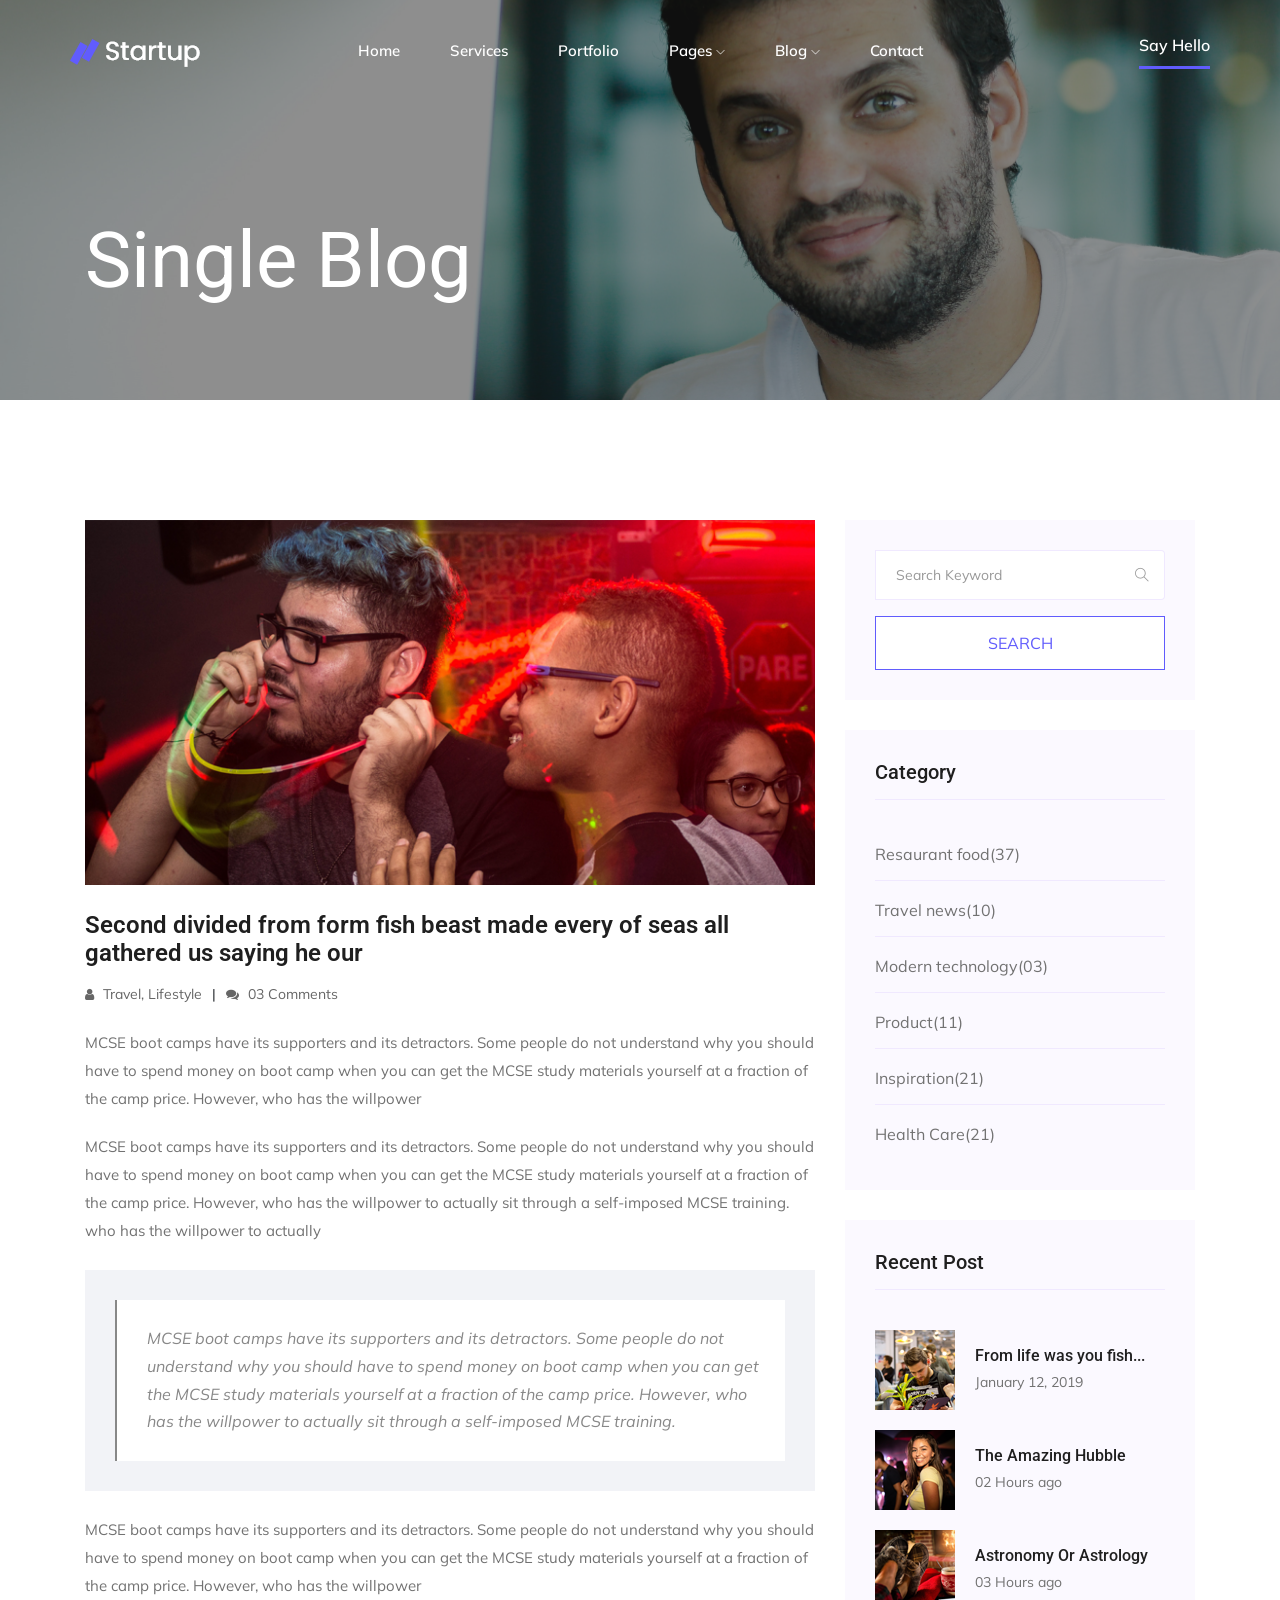
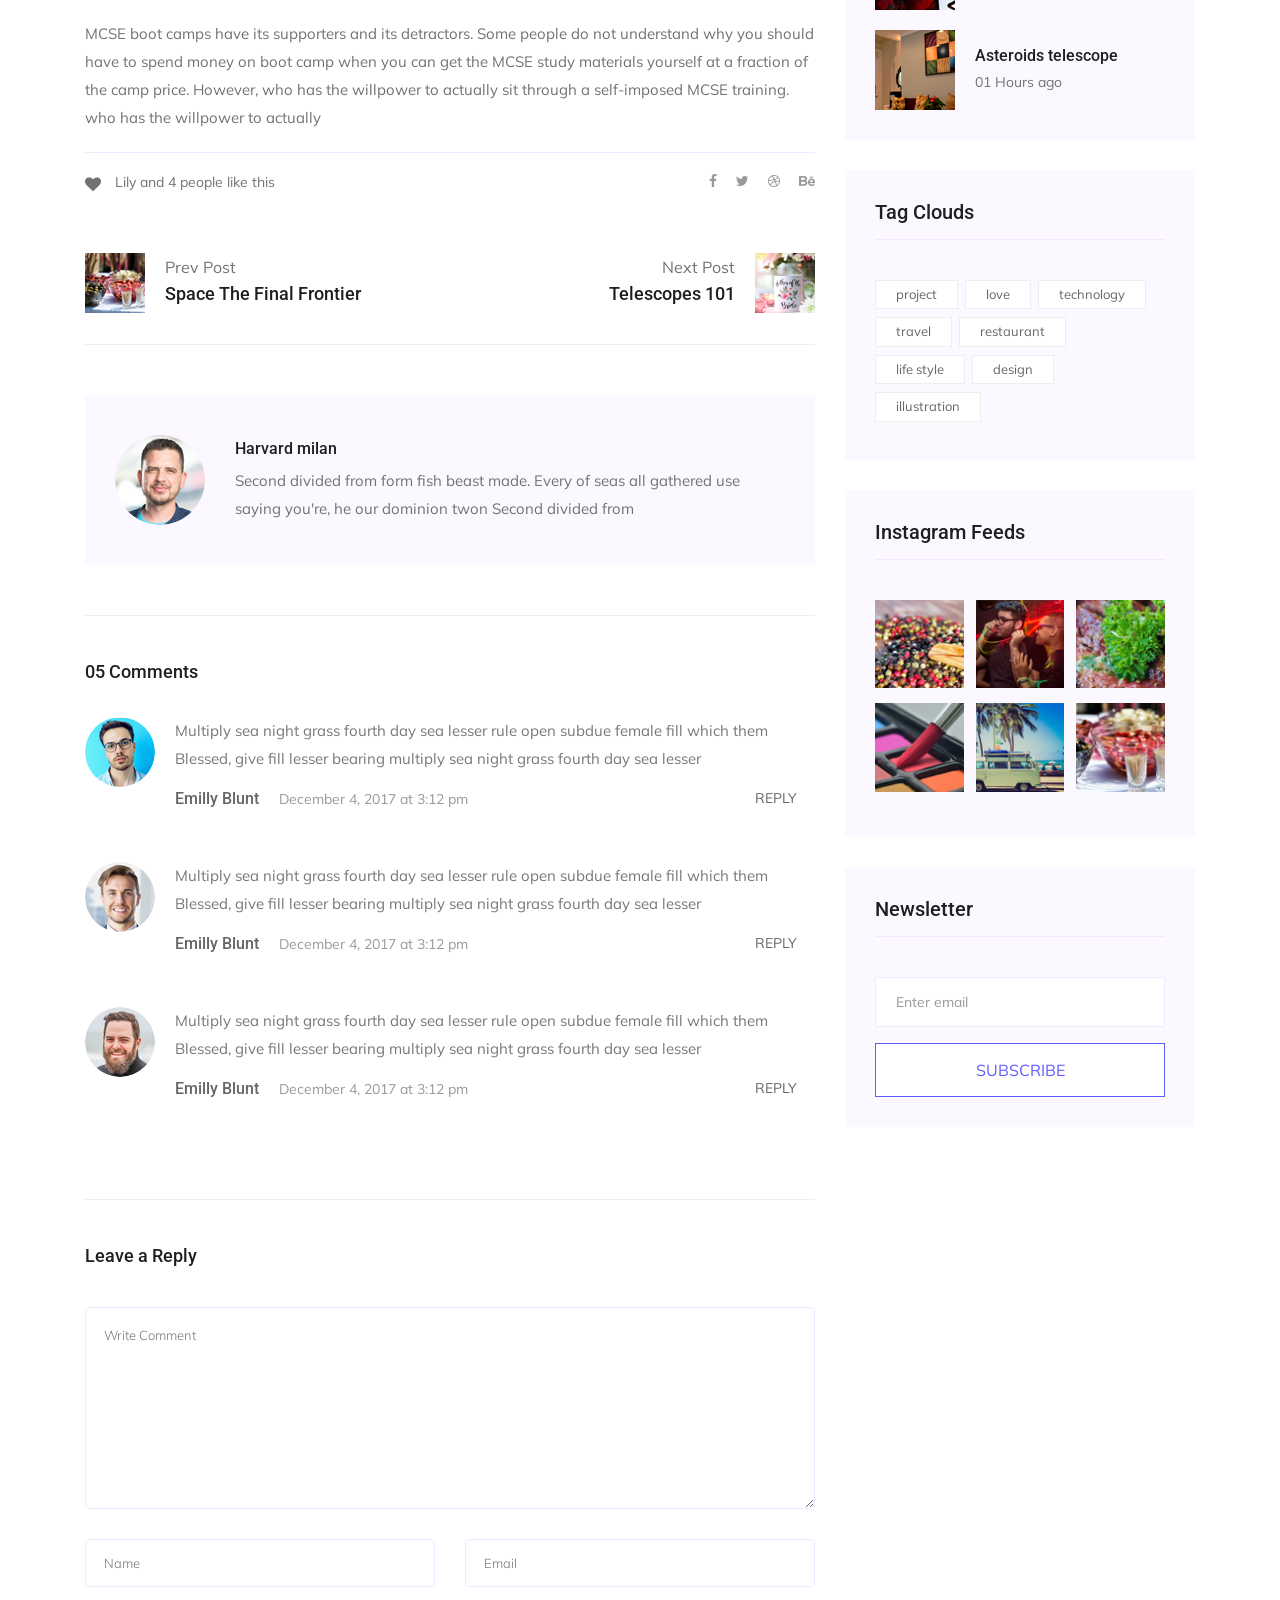
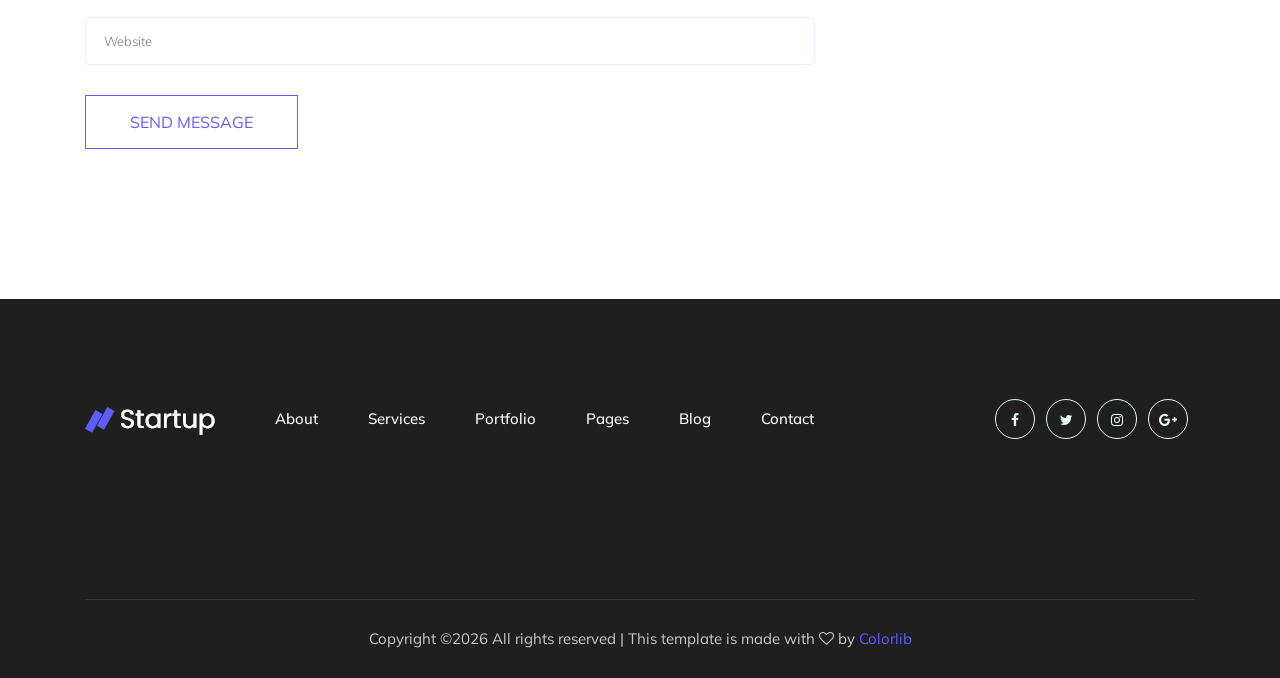
<file: client/ui/single-blog.html>
<!doctype html>
<html class="no-js" lang="zxx">

<head>
   <meta charset="utf-8">
   <meta http-equiv="x-ua-compatible" content="ie=edge">
   <title>StartUp</title>
   <meta name="description" content="">
   <meta name="viewport" content="width=device-width, initial-scale=1">

   <!-- <link rel="manifest" href="site.webmanifest"> -->
   <!-- Place favicon.ico in the root directory -->

   <!-- CSS here -->
   <link rel="stylesheet" href="css/bootstrap.min.css">
   <link rel="stylesheet" href="css/owl.carousel.min.css">
   <link rel="stylesheet" href="css/magnific-popup.css">
   <link rel="stylesheet" href="css/font-awesome.min.css">
   <link rel="stylesheet" href="css/themify-icons.css">
   <link rel="stylesheet" href="css/nice-select.css">
   <link rel="stylesheet" href="css/flaticon.css">
   <link rel="stylesheet" href="css/gijgo.css">
   <link rel="stylesheet" href="css/animate.min.css">
   <link rel="stylesheet" href="css/slicknav.css">
   <link rel="stylesheet" href="css/style.css">
   <!-- <link rel="stylesheet" href="css/responsive.css"> -->
</head>

<body>
   <!--[if lte IE 9]>
            <p class="browserupgrade">You are using an <strong>outdated</strong> browser. Please <a href="https://browsehappy.com/">upgrade your browser</a> to improve your experience and security.</p>
        <![endif]-->
    <!-- header-start -->
    <header>
      <div class="header-area ">
          <div id="sticky-header" class="main-header-area">
              <div class="container-fluid p-0">
                  <div class="row align-items-center no-gutters">
                      <div class="col-xl-2 col-lg-2">
                          <div class="logo-img">
                              <a href="index.html">
                                  <img src="img/logo.png" alt="">
                              </a>
                          </div>
                      </div>
                      <div class="col-xl-8 col-lg-8">
                          <div class="main-menu  d-none d-lg-block text-center">
                              <nav>
                                  <ul id="navigation">
                                      <li><a class="active" href="index.html">home</a></li>
                                      <li><a href="service.html">services</a></li>
                                      <li><a href="Portfolio.html">Portfolio</a></li>
                                      <li><a href="#">pages <i class="ti-angle-down"></i></a>
                                          <ul class="submenu">
                                              <li><a href="portfolio_details.html">Portfolio details</a></li>
                                              <li><a href="about.html">about</a></li>
                                              <li><a href="elements.html">elements</a></li>
                                          </ul>
                                      </li>

                                      <li><a href="#">blog <i class="ti-angle-down"></i></a>
                                          <ul class="submenu">
                                              <li><a href="blog.html">blog</a></li>
                                              <li><a href="single-blog.html">single-blog</a></li>
                                          </ul>
                                      </li>
                                      <li><a href="contact.html">Contact</a></li>
                                  </ul>
                              </nav>
                          </div>
                      </div>
                      <div class="col-lg-2 d-none d-lg-block">
                          <div class="log_chat_area d-flex align-items-end">
                              <a href="#" target="_black" class="say_hi">Say Hello</a>
                          </div>
                      </div>
                      <div class="col-12">
                          <div class="mobile_menu d-block d-lg-none"></div>
                      </div>
                  </div>
              </div>
          </div>
      </div>
  </header>
  <!-- header-end -->
 
  <!-- bradcam_area  -->
  <div class="bradcam_area breadcam_bg_3">
   <div class="container">
     <div class="row">
         <div class="col-xl-12">
             <div class="bradcam_text">
                 <h3>single blog</h3>
             </div>
         </div>
     </div>
   </div>
 </div>
 <!-- /bradcam_area  -->

   <!--================Blog Area =================-->
   <section class="blog_area single-post-area section-padding">
      <div class="container">
         <div class="row">
            <div class="col-lg-8 posts-list">
               <div class="single-post">
                  <div class="feature-img">
                     <img class="img-fluid" src="img/blog/single_blog_1.png" alt="">
                  </div>
                  <div class="blog_details">
                     <h2>Second divided from form fish beast made every of seas
                        all gathered us saying he our
                     </h2>
                     <ul class="blog-info-link mt-3 mb-4">
                        <li><a href="#"><i class="fa fa-user"></i> Travel, Lifestyle</a></li>
                        <li><a href="#"><i class="fa fa-comments"></i> 03 Comments</a></li>
                     </ul>
                     <p class="excert">
                        MCSE boot camps have its supporters and its detractors. Some people do not understand why you
                        should have to spend money on boot camp when you can get the MCSE study materials yourself at a
                        fraction of the camp price. However, who has the willpower
                     </p>
                     <p>
                        MCSE boot camps have its supporters and its detractors. Some people do not understand why you
                        should have to spend money on boot camp when you can get the MCSE study materials yourself at a
                        fraction of the camp price. However, who has the willpower to actually sit through a
                        self-imposed MCSE training. who has the willpower to actually
                     </p>
                     <div class="quote-wrapper">
                        <div class="quotes">
                           MCSE boot camps have its supporters and its detractors. Some people do not understand why you
                           should have to spend money on boot camp when you can get the MCSE study materials yourself at
                           a fraction of the camp price. However, who has the willpower to actually sit through a
                           self-imposed MCSE training.
                        </div>
                     </div>
                     <p>
                        MCSE boot camps have its supporters and its detractors. Some people do not understand why you
                        should have to spend money on boot camp when you can get the MCSE study materials yourself at a
                        fraction of the camp price. However, who has the willpower
                     </p>
                     <p>
                        MCSE boot camps have its supporters and its detractors. Some people do not understand why you
                        should have to spend money on boot camp when you can get the MCSE study materials yourself at a
                        fraction of the camp price. However, who has the willpower to actually sit through a
                        self-imposed MCSE training. who has the willpower to actually
                     </p>
                  </div>
               </div>
               <div class="navigation-top">
                  <div class="d-sm-flex justify-content-between text-center">
                     <p class="like-info"><span class="align-middle"><i class="fa fa-heart"></i></span> Lily and 4
                        people like this</p>
                     <div class="col-sm-4 text-center my-2 my-sm-0">
                        <!-- <p class="comment-count"><span class="align-middle"><i class="fa fa-comment"></i></span> 06 Comments</p> -->
                     </div>
                     <ul class="social-icons">
                        <li><a href="#"><i class="fa fa-facebook-f"></i></a></li>
                        <li><a href="#"><i class="fa fa-twitter"></i></a></li>
                        <li><a href="#"><i class="fa fa-dribbble"></i></a></li>
                        <li><a href="#"><i class="fa fa-behance"></i></a></li>
                     </ul>
                  </div>
                  <div class="navigation-area">
                     <div class="row">
                        <div
                           class="col-lg-6 col-md-6 col-12 nav-left flex-row d-flex justify-content-start align-items-center">
                           <div class="thumb">
                              <a href="#">
                                 <img class="img-fluid" src="img/post/preview.png" alt="">
                              </a>
                           </div>
                           <div class="arrow">
                              <a href="#">
                                 <span class="lnr text-white ti-arrow-left"></span>
                              </a>
                           </div>
                           <div class="detials">
                              <p>Prev Post</p>
                              <a href="#">
                                 <h4>Space The Final Frontier</h4>
                              </a>
                           </div>
                        </div>
                        <div
                           class="col-lg-6 col-md-6 col-12 nav-right flex-row d-flex justify-content-end align-items-center">
                           <div class="detials">
                              <p>Next Post</p>
                              <a href="#">
                                 <h4>Telescopes 101</h4>
                              </a>
                           </div>
                           <div class="arrow">
                              <a href="#">
                                 <span class="lnr text-white ti-arrow-right"></span>
                              </a>
                           </div>
                           <div class="thumb">
                              <a href="#">
                                 <img class="img-fluid" src="img/post/next.png" alt="">
                              </a>
                           </div>
                        </div>
                     </div>
                  </div>
               </div>
               <div class="blog-author">
                  <div class="media align-items-center">
                     <img src="img/blog/author.png" alt="">
                     <div class="media-body">
                        <a href="#">
                           <h4>Harvard milan</h4>
                        </a>
                        <p>Second divided from form fish beast made. Every of seas all gathered use saying you're, he
                           our dominion twon Second divided from</p>
                     </div>
                  </div>
               </div>
               <div class="comments-area">
                  <h4>05 Comments</h4>
                  <div class="comment-list">
                     <div class="single-comment justify-content-between d-flex">
                        <div class="user justify-content-between d-flex">
                           <div class="thumb">
                              <img src="img/comment/comment_1.png" alt="">
                           </div>
                           <div class="desc">
                              <p class="comment">
                                 Multiply sea night grass fourth day sea lesser rule open subdue female fill which them
                                 Blessed, give fill lesser bearing multiply sea night grass fourth day sea lesser
                              </p>
                              <div class="d-flex justify-content-between">
                                 <div class="d-flex align-items-center">
                                    <h5>
                                       <a href="#">Emilly Blunt</a>
                                    </h5>
                                    <p class="date">December 4, 2017 at 3:12 pm </p>
                                 </div>
                                 <div class="reply-btn">
                                    <a href="#" class="btn-reply text-uppercase">reply</a>
                                 </div>
                              </div>
                           </div>
                        </div>
                     </div>
                  </div>
                  <div class="comment-list">
                     <div class="single-comment justify-content-between d-flex">
                        <div class="user justify-content-between d-flex">
                           <div class="thumb">
                              <img src="img/comment/comment_2.png" alt="">
                           </div>
                           <div class="desc">
                              <p class="comment">
                                 Multiply sea night grass fourth day sea lesser rule open subdue female fill which them
                                 Blessed, give fill lesser bearing multiply sea night grass fourth day sea lesser
                              </p>
                              <div class="d-flex justify-content-between">
                                 <div class="d-flex align-items-center">
                                    <h5>
                                       <a href="#">Emilly Blunt</a>
                                    </h5>
                                    <p class="date">December 4, 2017 at 3:12 pm </p>
                                 </div>
                                 <div class="reply-btn">
                                    <a href="#" class="btn-reply text-uppercase">reply</a>
                                 </div>
                              </div>
                           </div>
                        </div>
                     </div>
                  </div>
                  <div class="comment-list">
                     <div class="single-comment justify-content-between d-flex">
                        <div class="user justify-content-between d-flex">
                           <div class="thumb">
                              <img src="img/comment/comment_3.png" alt="">
                           </div>
                           <div class="desc">
                              <p class="comment">
                                 Multiply sea night grass fourth day sea lesser rule open subdue female fill which them
                                 Blessed, give fill lesser bearing multiply sea night grass fourth day sea lesser
                              </p>
                              <div class="d-flex justify-content-between">
                                 <div class="d-flex align-items-center">
                                    <h5>
                                       <a href="#">Emilly Blunt</a>
                                    </h5>
                                    <p class="date">December 4, 2017 at 3:12 pm </p>
                                 </div>
                                 <div class="reply-btn">
                                    <a href="#" class="btn-reply text-uppercase">reply</a>
                                 </div>
                              </div>
                           </div>
                        </div>
                     </div>
                  </div>
               </div>
               <div class="comment-form">
                  <h4>Leave a Reply</h4>
                  <form class="form-contact comment_form" action="#" id="commentForm">
                     <div class="row">
                        <div class="col-12">
                           <div class="form-group">
                              <textarea class="form-control w-100" name="comment" id="comment" cols="30" rows="9"
                                 placeholder="Write Comment"></textarea>
                           </div>
                        </div>
                        <div class="col-sm-6">
                           <div class="form-group">
                              <input class="form-control" name="name" id="name" type="text" placeholder="Name">
                           </div>
                        </div>
                        <div class="col-sm-6">
                           <div class="form-group">
                              <input class="form-control" name="email" id="email" type="email" placeholder="Email">
                           </div>
                        </div>
                        <div class="col-12">
                           <div class="form-group">
                              <input class="form-control" name="website" id="website" type="text" placeholder="Website">
                           </div>
                        </div>
                     </div>
                     <div class="form-group">
                        <button type="submit" class="button button-contactForm btn_1 boxed-btn">Send Message</button>
                     </div>
                  </form>
               </div>
            </div>
            <div class="col-lg-4">
               <div class="blog_right_sidebar">
                  <aside class="single_sidebar_widget search_widget">
                     <form action="#">
                        <div class="form-group">
                           <div class="input-group mb-3">
                              <input type="text" class="form-control" placeholder='Search Keyword'
                                 onfocus="this.placeholder = ''" onblur="this.placeholder = 'Search Keyword'">
                              <div class="input-group-append">
                                 <button class="btn" type="button"><i class="ti-search"></i></button>
                              </div>
                           </div>
                        </div>
                        <button class="button rounded-0 primary-bg text-white w-100 btn_1 boxed-btn"
                           type="submit">Search</button>
                     </form>
                  </aside>
                  <aside class="single_sidebar_widget post_category_widget">
                     <h4 class="widget_title">Category</h4>
                     <ul class="list cat-list">
                        <li>
                           <a href="#" class="d-flex">
                              <p>Resaurant food</p>
                              <p>(37)</p>
                           </a>
                        </li>
                        <li>
                           <a href="#" class="d-flex">
                              <p>Travel news</p>
                              <p>(10)</p>
                           </a>
                        </li>
                        <li>
                           <a href="#" class="d-flex">
                              <p>Modern technology</p>
                              <p>(03)</p>
                           </a>
                        </li>
                        <li>
                           <a href="#" class="d-flex">
                              <p>Product</p>
                              <p>(11)</p>
                           </a>
                        </li>
                        <li>
                           <a href="#" class="d-flex">
                              <p>Inspiration</p>
                              <p>(21)</p>
                           </a>
                        </li>
                        <li>
                           <a href="#" class="d-flex">
                              <p>Health Care</p>
                              <p>(21)</p>
                           </a>
                        </li>
                     </ul>
                  </aside>
                  <aside class="single_sidebar_widget popular_post_widget">
                     <h3 class="widget_title">Recent Post</h3>
                     <div class="media post_item">
                        <img src="img/post/post_1.png" alt="post">
                        <div class="media-body">
                           <a href="single-blog.html">
                              <h3>From life was you fish...</h3>
                           </a>
                           <p>January 12, 2019</p>
                        </div>
                     </div>
                     <div class="media post_item">
                        <img src="img/post/post_2.png" alt="post">
                        <div class="media-body">
                           <a href="single-blog.html">
                              <h3>The Amazing Hubble</h3>
                           </a>
                           <p>02 Hours ago</p>
                        </div>
                     </div>
                     <div class="media post_item">
                        <img src="img/post/post_3.png" alt="post">
                        <div class="media-body">
                           <a href="single-blog.html">
                              <h3>Astronomy Or Astrology</h3>
                           </a>
                           <p>03 Hours ago</p>
                        </div>
                     </div>
                     <div class="media post_item">
                        <img src="img/post/post_4.png" alt="post">
                        <div class="media-body">
                           <a href="single-blog.html">
                              <h3>Asteroids telescope</h3>
                           </a>
                           <p>01 Hours ago</p>
                        </div>
                     </div>
                  </aside>
                  <aside class="single_sidebar_widget tag_cloud_widget">
                     <h4 class="widget_title">Tag Clouds</h4>
                     <ul class="list">
                        <li>
                           <a href="#">project</a>
                        </li>
                        <li>
                           <a href="#">love</a>
                        </li>
                        <li>
                           <a href="#">technology</a>
                        </li>
                        <li>
                           <a href="#">travel</a>
                        </li>
                        <li>
                           <a href="#">restaurant</a>
                        </li>
                        <li>
                           <a href="#">life style</a>
                        </li>
                        <li>
                           <a href="#">design</a>
                        </li>
                        <li>
                           <a href="#">illustration</a>
                        </li>
                     </ul>
                  </aside>
                  <aside class="single_sidebar_widget instagram_feeds">
                     <h4 class="widget_title">Instagram Feeds</h4>
                     <ul class="instagram_row flex-wrap">
                        <li>
                           <a href="#">
                              <img class="img-fluid" src="img/post/post_5.png" alt="">
                           </a>
                        </li>
                        <li>
                           <a href="#">
                              <img class="img-fluid" src="img/post/post_6.png" alt="">
                           </a>
                        </li>
                        <li>
                           <a href="#">
                              <img class="img-fluid" src="img/post/post_7.png" alt="">
                           </a>
                        </li>
                        <li>
                           <a href="#">
                              <img class="img-fluid" src="img/post/post_8.png" alt="">
                           </a>
                        </li>
                        <li>
                           <a href="#">
                              <img class="img-fluid" src="img/post/post_9.png" alt="">
                           </a>
                        </li>
                        <li>
                           <a href="#">
                              <img class="img-fluid" src="img/post/post_10.png" alt="">
                           </a>
                        </li>
                     </ul>
                  </aside>
                  <aside class="single_sidebar_widget newsletter_widget">
                     <h4 class="widget_title">Newsletter</h4>
                     <form action="#">
                        <div class="form-group">
                           <input type="email" class="form-control" onfocus="this.placeholder = ''"
                              onblur="this.placeholder = 'Enter email'" placeholder='Enter email' required>
                        </div>
                        <button class="button rounded-0 primary-bg text-white w-100 btn_1 boxed-btn"
                           type="submit">Subscribe</button>
                     </form>
                  </aside>
               </div>
            </div>
         </div>
      </div>
   </section>
   <!--================ Blog Area end =================-->

 
    <!-- footer start -->
    <footer class="footer">
      <div class="footer_top">
          <div class="container">
              <div class="row align-items-center">
                  <div class="col-lg-2 col-md-3">
                      <div class="footer_logo wow fadeInRight" data-wow-duration="1s" data-wow-delay=".3s">
                          <a href="index.html">
                              <img src="img/logo.png" alt="">
                          </a>
                      </div>
                  </div>
                  <div class="col-xl-7 col-lg-7 col-md-9">
                      <div class="menu_links">
                          <ul>
                              <li><a class="wow fadeInDown" data-wow-duration="1s" data-wow-delay=".2s" href="#">About</a class="wow fadeInUp" data-wow-duration="1s" data-wow-delay=".3s"></li>
                              <li><a class="wow fadeInDown" data-wow-duration="1s" data-wow-delay=".4s" href="#">Services</a></li>
                              <li><a class="wow fadeInDown" data-wow-duration="1s" data-wow-delay=".6s" href="#">Portfolio</a></li>
                              <li><a class="wow fadeInDown" data-wow-duration="1s" data-wow-delay=".8s" href="#">Pages</a></li>
                              <li><a class="wow fadeInDown" data-wow-duration="1s" data-wow-delay="1s" href="#">Blog</a></li>
                              <li><a class="wow fadeInDown" data-wow-duration="1s" data-wow-delay="1.1s" href="#">Contact</a></li>
                          </ul>
                      </div>
                  </div>
                  <div class="col-lg-3 col-md-12">
                      <div class="socail_links">
                          <ul>
                              <li><a class="wow fadeInUp" data-wow-duration="1s" data-wow-delay=".3s" href="#"> <i class="fa fa-facebook"></i> </a></li>
                              <li><a class="wow fadeInUp" data-wow-duration="1s" data-wow-delay=".4s" href="#"> <i class="fa fa-twitter"></i> </a></li>
                              <li><a class="wow fadeInUp" data-wow-duration="1s" data-wow-delay=".5s" href="#"> <i class="fa fa-instagram"></i> </a></li>
                              <li><a class="wow fadeInUp" data-wow-duration="1s" data-wow-delay=".6s" href="#"> <i class="fa fa-google-plus"></i> </a></li>
                          </ul>
                      </div>
                  </div>
              </div>
          </div>
      </div>
      <div class="copy-right_text">
          <div class="container">
              <div class="footer_border"></div>
              <div class="row">
                  <div class="col-xl-12">
                      <p class="copy_right text-center wow fadeInUp" data-wow-duration="1s" data-wow-delay="1.3s">
                          <!-- Link back to Colorlib can't be removed. Template is licensed under CC BY 3.0. -->
Copyright &copy;<script>document.write(new Date().getFullYear());</script> All rights reserved | This template is made with <i class="fa fa-heart-o" aria-hidden="true"></i> by <a href="https://colorlib.com" target="_blank">Colorlib</a>
<!-- Link back to Colorlib can't be removed. Template is licensed under CC BY 3.0. -->
                      </p>
                  </div>
              </div>
          </div>
      </div>
  </footer>
  <!--/ footer end  -->


   <!-- JS here -->
   <script src="js/vendor/modernizr-3.5.0.min.js"></script>
   <script src="js/vendor/jquery-1.12.4.min.js"></script>
   <script src="js/popper.min.js"></script>
   <script src="js/bootstrap.min.js"></script>
   <script src="js/owl.carousel.min.js"></script>
   <script src="js/isotope.pkgd.min.js"></script>
   <script src="js/ajax-form.js"></script>
   <script src="js/waypoints.min.js"></script>
   <script src="js/jquery.counterup.min.js"></script>
   <script src="js/imagesloaded.pkgd.min.js"></script>
   <script src="js/scrollIt.js"></script>
   <script src="js/jquery.scrollUp.min.js"></script>
   <script src="js/wow.min.js"></script>
   <script src="js/nice-select.min.js"></script>
   <script src="js/jquery.slicknav.min.js"></script>
   <script src="js/jquery.magnific-popup.min.js"></script>
   <script src="js/plugins.js"></script>
   <script src="js/gijgo.min.js"></script>

   <!--contact js-->
   <script src="js/contact.js"></script>
   <script src="js/jquery.ajaxchimp.min.js"></script>
   <script src="js/jquery.form.js"></script>
   <script src="js/jquery.validate.min.js"></script>
   <script src="js/mail-script.js"></script>

   <script src="js/main.js"></script>
</body>

</html>
</file>
<file: client/ui/css/themify-icons.css>
@font-face {
	font-family: 'themify';
	src:url('../fonts/themify.eot?-fvbane');
	src:url('../fonts/themify.eot?#iefix-fvbane') format('embedded-opentype'),
		url('../fonts/themify.woff?-fvbane') format('woff'),
		url('../fonts/themify.ttf?-fvbane') format('truetype'),
		url('../fonts/themify.svg?-fvbane#themify') format('svg');
	font-weight: normal;
	font-style: normal;
}

[class^="ti-"], [class*=" ti-"] {
	font-family: 'themify';
	/* speak: none; */
	font-style: normal;
	font-weight: normal;
	font-variant: normal;
	text-transform: none;
	line-height: 1;

	/* Better Font Rendering =========== */
	-webkit-font-smoothing: antialiased;
	-moz-osx-font-smoothing: grayscale;
}

.ti-wand:before {
	content: "\e600";
}
.ti-volume:before {
	content: "\e601";
}
.ti-user:before {
	content: "\e602";
}
.ti-unlock:before {
	content: "\e603";
}
.ti-unlink:before {
	content: "\e604";
}
.ti-trash:before {
	content: "\e605";
}
.ti-thought:before {
	content: "\e606";
}
.ti-target:before {
	content: "\e607";
}
.ti-tag:before {
	content: "\e608";
}
.ti-tablet:before {
	content: "\e609";
}
.ti-star:before {
	content: "\e60a";
}
.ti-spray:before {
	content: "\e60b";
}
.ti-signal:before {
	content: "\e60c";
}
.ti-shopping-cart:before {
	content: "\e60d";
}
.ti-shopping-cart-full:before {
	content: "\e60e";
}
.ti-settings:before {
	content: "\e60f";
}
.ti-search:before {
	content: "\e610";
}
.ti-zoom-in:before {
	content: "\e611";
}
.ti-zoom-out:before {
	content: "\e612";
}
.ti-cut:before {
	content: "\e613";
}
.ti-ruler:before {
	content: "\e614";
}
.ti-ruler-pencil:before {
	content: "\e615";
}
.ti-ruler-alt:before {
	content: "\e616";
}
.ti-bookmark:before {
	content: "\e617";
}
.ti-bookmark-alt:before {
	content: "\e618";
}
.ti-reload:before {
	content: "\e619";
}
.ti-plus:before {
	content: "\e61a";
}
.ti-pin:before {
	content: "\e61b";
}
.ti-pencil:before {
	content: "\e61c";
}
.ti-pencil-alt:before {
	content: "\e61d";
}
.ti-paint-roller:before {
	content: "\e61e";
}
.ti-paint-bucket:before {
	content: "\e61f";
}
.ti-na:before {
	content: "\e620";
}
.ti-mobile:before {
	content: "\e621";
}
.ti-minus:before {
	content: "\e622";
}
.ti-medall:before {
	content: "\e623";
}
.ti-medall-alt:before {
	content: "\e624";
}
.ti-marker:before {
	content: "\e625";
}
.ti-marker-alt:before {
	content: "\e626";
}
.ti-arrow-up:before {
	content: "\e627";
}
.ti-arrow-right:before {
	content: "\e628";
}
.ti-arrow-left:before {
	content: "\e629";
}
.ti-arrow-down:before {
	content: "\e62a";
}
.ti-lock:before {
	content: "\e62b";
}
.ti-location-arrow:before {
	content: "\e62c";
}
.ti-link:before {
	content: "\e62d";
}
.ti-layout:before {
	content: "\e62e";
}
.ti-layers:before {
	content: "\e62f";
}
.ti-layers-alt:before {
	content: "\e630";
}
.ti-key:before {
	content: "\e631";
}
.ti-import:before {
	content: "\e632";
}
.ti-image:before {
	content: "\e633";
}
.ti-heart:before {
	content: "\e634";
}
.ti-heart-broken:before {
	content: "\e635";
}
.ti-hand-stop:before {
	content: "\e636";
}
.ti-hand-open:before {
	content: "\e637";
}
.ti-hand-drag:before {
	content: "\e638";
}
.ti-folder:before {
	content: "\e639";
}
.ti-flag:before {
	content: "\e63a";
}
.ti-flag-alt:before {
	content: "\e63b";
}
.ti-flag-alt-2:before {
	content: "\e63c";
}
.ti-eye:before {
	content: "\e63d";
}
.ti-export:before {
	content: "\e63e";
}
.ti-exchange-vertical:before {
	content: "\e63f";
}
.ti-desktop:before {
	content: "\e640";
}
.ti-cup:before {
	content: "\e641";
}
.ti-crown:before {
	content: "\e642";
}
.ti-comments:before {
	content: "\e643";
}
.ti-comment:before {
	content: "\e644";
}
.ti-comment-alt:before {
	content: "\e645";
}
.ti-close:before {
	content: "\e646";
}
.ti-clip:before {
	content: "\e647";
}
.ti-angle-up:before {
	content: "\e648";
}
.ti-angle-right:before {
	content: "\e649";
}
.ti-angle-left:before {
	content: "\e64a";
}
.ti-angle-down:before {
	content: "\e64b";
}
.ti-check:before {
	content: "\e64c";
}
.ti-check-box:before {
	content: "\e64d";
}
.ti-camera:before {
	content: "\e64e";
}
.ti-announcement:before {
	content: "\e64f";
}
.ti-brush:before {
	content: "\e650";
}
.ti-briefcase:before {
	content: "\e651";
}
.ti-bolt:before {
	content: "\e652";
}
.ti-bolt-alt:before {
	content: "\e653";
}
.ti-blackboard:before {
	content: "\e654";
}
.ti-bag:before {
	content: "\e655";
}
.ti-move:before {
	content: "\e656";
}
.ti-arrows-vertical:before {
	content: "\e657";
}
.ti-arrows-horizontal:before {
	content: "\e658";
}
.ti-fullscreen:before {
	content: "\e659";
}
.ti-arrow-top-right:before {
	content: "\e65a";
}
.ti-arrow-top-left:before {
	content: "\e65b";
}
.ti-arrow-circle-up:before {
	content: "\e65c";
}
.ti-arrow-circle-right:before {
	content: "\e65d";
}
.ti-arrow-circle-left:before {
	content: "\e65e";
}
.ti-arrow-circle-down:before {
	content: "\e65f";
}
.ti-angle-double-up:before {
	content: "\e660";
}
.ti-angle-double-right:before {
	content: "\e661";
}
.ti-angle-double-left:before {
	content: "\e662";
}
.ti-angle-double-down:before {
	content: "\e663";
}
.ti-zip:before {
	content: "\e664";
}
.ti-world:before {
	content: "\e665";
}
.ti-wheelchair:before {
	content: "\e666";
}
.ti-view-list:before {
	content: "\e667";
}
.ti-view-list-alt:before {
	content: "\e668";
}
.ti-view-grid:before {
	content: "\e669";
}
.ti-uppercase:before {
	content: "\e66a";
}
.ti-upload:before {
	content: "\e66b";
}
.ti-underline:before {
	content: "\e66c";
}
.ti-truck:before {
	content: "\e66d";
}
.ti-timer:before {
	content: "\e66e";
}
.ti-ticket:before {
	content: "\e66f";
}
.ti-thumb-up:before {
	content: "\e670";
}
.ti-thumb-down:before {
	content: "\e671";
}
.ti-text:before {
	content: "\e672";
}
.ti-stats-up:before {
	content: "\e673";
}
.ti-stats-down:before {
	content: "\e674";
}
.ti-split-v:before {
	content: "\e675";
}
.ti-split-h:before {
	content: "\e676";
}
.ti-smallcap:before {
	content: "\e677";
}
.ti-shine:before {
	content: "\e678";
}
.ti-shift-right:before {
	content: "\e679";
}
.ti-shift-left:before {
	content: "\e67a";
}
.ti-shield:before {
	content: "\e67b";
}
.ti-notepad:before {
	content: "\e67c";
}
.ti-server:before {
	content: "\e67d";
}
.ti-quote-right:before {
	content: "\e67e";
}
.ti-quote-left:before {
	content: "\e67f";
}
.ti-pulse:before {
	content: "\e680";
}
.ti-printer:before {
	content: "\e681";
}
.ti-power-off:before {
	content: "\e682";
}
.ti-plug:before {
	content: "\e683";
}
.ti-pie-chart:before {
	content: "\e684";
}
.ti-paragraph:before {
	content: "\e685";
}
.ti-panel:before {
	content: "\e686";
}
.ti-package:before {
	content: "\e687";
}
.ti-music:before {
	content: "\e688";
}
.ti-music-alt:before {
	content: "\e689";
}
.ti-mouse:before {
	content: "\e68a";
}
.ti-mouse-alt:before {
	content: "\e68b";
}
.ti-money:before {
	content: "\e68c";
}
.ti-microphone:before {
	content: "\e68d";
}
.ti-menu:before {
	content: "\e68e";
}
.ti-menu-alt:before {
	content: "\e68f";
}
.ti-map:before {
	content: "\e690";
}
.ti-map-alt:before {
	content: "\e691";
}
.ti-loop:before {
	content: "\e692";
}
.ti-location-pin:before {
	content: "\e693";
}
.ti-list:before {
	content: "\e694";
}
.ti-light-bulb:before {
	content: "\e695";
}
.ti-Italic:before {
	content: "\e696";
}
.ti-info:before {
	content: "\e697";
}
.ti-infinite:before {
	content: "\e698";
}
.ti-id-badge:before {
	content: "\e699";
}
.ti-hummer:before {
	content: "\e69a";
}
.ti-home:before {
	content: "\e69b";
}
.ti-help:before {
	content: "\e69c";
}
.ti-headphone:before {
	content: "\e69d";
}
.ti-harddrives:before {
	content: "\e69e";
}
.ti-harddrive:before {
	content: "\e69f";
}
.ti-gift:before {
	content: "\e6a0";
}
.ti-game:before {
	content: "\e6a1";
}
.ti-filter:before {
	content: "\e6a2";
}
.ti-files:before {
	content: "\e6a3";
}
.ti-file:before {
	content: "\e6a4";
}
.ti-eraser:before {
	content: "\e6a5";
}
.ti-envelope:before {
	content: "\e6a6";
}
.ti-download:before {
	content: "\e6a7";
}
.ti-direction:before {
	content: "\e6a8";
}
.ti-direction-alt:before {
	content: "\e6a9";
}
.ti-dashboard:before {
	content: "\e6aa";
}
.ti-control-stop:before {
	content: "\e6ab";
}
.ti-control-shuffle:before {
	content: "\e6ac";
}
.ti-control-play:before {
	content: "\e6ad";
}
.ti-control-pause:before {
	content: "\e6ae";
}
.ti-control-forward:before {
	content: "\e6af";
}
.ti-control-backward:before {
	content: "\e6b0";
}
.ti-cloud:before {
	content: "\e6b1";
}
.ti-cloud-up:before {
	content: "\e6b2";
}
.ti-cloud-down:before {
	content: "\e6b3";
}
.ti-clipboard:before {
	content: "\e6b4";
}
.ti-car:before {
	content: "\e6b5";
}
.ti-calendar:before {
	content: "\e6b6";
}
.ti-book:before {
	content: "\e6b7";
}
.ti-bell:before {
	content: "\e6b8";
}
.ti-basketball:before {
	content: "\e6b9";
}
.ti-bar-chart:before {
	content: "\e6ba";
}
.ti-bar-chart-alt:before {
	content: "\e6bb";
}
.ti-back-right:before {
	content: "\e6bc";
}
.ti-back-left:before {
	content: "\e6bd";
}
.ti-arrows-corner:before {
	content: "\e6be";
}
.ti-archive:before {
	content: "\e6bf";
}
.ti-anchor:before {
	content: "\e6c0";
}
.ti-align-right:before {
	content: "\e6c1";
}
.ti-align-left:before {
	content: "\e6c2";
}
.ti-align-justify:before {
	content: "\e6c3";
}
.ti-align-center:before {
	content: "\e6c4";
}
.ti-alert:before {
	content: "\e6c5";
}
.ti-alarm-clock:before {
	content: "\e6c6";
}
.ti-agenda:before {
	content: "\e6c7";
}
.ti-write:before {
	content: "\e6c8";
}
.ti-window:before {
	content: "\e6c9";
}
.ti-widgetized:before {
	content: "\e6ca";
}
.ti-widget:before {
	content: "\e6cb";
}
.ti-widget-alt:before {
	content: "\e6cc";
}
.ti-wallet:before {
	content: "\e6cd";
}
.ti-video-clapper:before {
	content: "\e6ce";
}
.ti-video-camera:before {
	content: "\e6cf";
}
.ti-vector:before {
	content: "\e6d0";
}
.ti-themify-logo:before {
	content: "\e6d1";
}
.ti-themify-favicon:before {
	content: "\e6d2";
}
.ti-themify-favicon-alt:before {
	content: "\e6d3";
}
.ti-support:before {
	content: "\e6d4";
}
.ti-stamp:before {
	content: "\e6d5";
}
.ti-split-v-alt:before {
	content: "\e6d6";
}
.ti-slice:before {
	content: "\e6d7";
}
.ti-shortcode:before {
	content: "\e6d8";
}
.ti-shift-right-alt:before {
	content: "\e6d9";
}
.ti-shift-left-alt:before {
	content: "\e6da";
}
.ti-ruler-alt-2:before {
	content: "\e6db";
}
.ti-receipt:before {
	content: "\e6dc";
}
.ti-pin2:before {
	content: "\e6dd";
}
.ti-pin-alt:before {
	content: "\e6de";
}
.ti-pencil-alt2:before {
	content: "\e6df";
}
.ti-palette:before {
	content: "\e6e0";
}
.ti-more:before {
	content: "\e6e1";
}
.ti-more-alt:before {
	content: "\e6e2";
}
.ti-microphone-alt:before {
	content: "\e6e3";
}
.ti-magnet:before {
	content: "\e6e4";
}
.ti-line-double:before {
	content: "\e6e5";
}
.ti-line-dotted:before {
	content: "\e6e6";
}
.ti-line-dashed:before {
	content: "\e6e7";
}
.ti-layout-width-full:before {
	content: "\e6e8";
}
.ti-layout-width-default:before {
	content: "\e6e9";
}
.ti-layout-width-default-alt:before {
	content: "\e6ea";
}
.ti-layout-tab:before {
	content: "\e6eb";
}
.ti-layout-tab-window:before {
	content: "\e6ec";
}
.ti-layout-tab-v:before {
	content: "\e6ed";
}
.ti-layout-tab-min:before {
	content: "\e6ee";
}
.ti-layout-slider:before {
	content: "\e6ef";
}
.ti-layout-slider-alt:before {
	content: "\e6f0";
}
.ti-layout-sidebar-right:before {
	content: "\e6f1";
}
.ti-layout-sidebar-none:before {
	content: "\e6f2";
}
.ti-layout-sidebar-left:before {
	content: "\e6f3";
}
.ti-layout-placeholder:before {
	content: "\e6f4";
}
.ti-layout-menu:before {
	content: "\e6f5";
}
.ti-layout-menu-v:before {
	content: "\e6f6";
}
.ti-layout-menu-separated:before {
	content: "\e6f7";
}
.ti-layout-menu-full:before {
	content: "\e6f8";
}
.ti-layout-media-right-alt:before {
	content: "\e6f9";
}
.ti-layout-media-right:before {
	content: "\e6fa";
}
.ti-layout-media-overlay:before {
	content: "\e6fb";
}
.ti-layout-media-overlay-alt:before {
	content: "\e6fc";
}
.ti-layout-media-overlay-alt-2:before {
	content: "\e6fd";
}
.ti-layout-media-left-alt:before {
	content: "\e6fe";
}
.ti-layout-media-left:before {
	content: "\e6ff";
}
.ti-layout-media-center-alt:before {
	content: "\e700";
}
.ti-layout-media-center:before {
	content: "\e701";
}
.ti-layout-list-thumb:before {
	content: "\e702";
}
.ti-layout-list-thumb-alt:before {
	content: "\e703";
}
.ti-layout-list-post:before {
	content: "\e704";
}
.ti-layout-list-large-image:before {
	content: "\e705";
}
.ti-layout-line-solid:before {
	content: "\e706";
}
.ti-layout-grid4:before {
	content: "\e707";
}
.ti-layout-grid3:before {
	content: "\e708";
}
.ti-layout-grid2:before {
	content: "\e709";
}
.ti-layout-grid2-thumb:before {
	content: "\e70a";
}
.ti-layout-cta-right:before {
	content: "\e70b";
}
.ti-layout-cta-left:before {
	content: "\e70c";
}
.ti-layout-cta-center:before {
	content: "\e70d";
}
.ti-layout-cta-btn-right:before {
	content: "\e70e";
}
.ti-layout-cta-btn-left:before {
	content: "\e70f";
}
.ti-layout-column4:before {
	content: "\e710";
}
.ti-layout-column3:before {
	content: "\e711";
}
.ti-layout-column2:before {
	content: "\e712";
}
.ti-layout-accordion-separated:before {
	content: "\e713";
}
.ti-layout-accordion-merged:before {
	content: "\e714";
}
.ti-layout-accordion-list:before {
	content: "\e715";
}
.ti-ink-pen:before {
	content: "\e716";
}
.ti-info-alt:before {
	content: "\e717";
}
.ti-help-alt:before {
	content: "\e718";
}
.ti-headphone-alt:before {
	content: "\e719";
}
.ti-hand-point-up:before {
	content: "\e71a";
}
.ti-hand-point-right:before {
	content: "\e71b";
}
.ti-hand-point-left:before {
	content: "\e71c";
}
.ti-hand-point-down:before {
	content: "\e71d";
}
.ti-gallery:before {
	content: "\e71e";
}
.ti-face-smile:before {
	content: "\e71f";
}
.ti-face-sad:before {
	content: "\e720";
}
.ti-credit-card:before {
	content: "\e721";
}
.ti-control-skip-forward:before {
	content: "\e722";
}
.ti-control-skip-backward:before {
	content: "\e723";
}
.ti-control-record:before {
	content: "\e724";
}
.ti-control-eject:before {
	content: "\e725";
}
.ti-comments-smiley:before {
	content: "\e726";
}
.ti-brush-alt:before {
	content: "\e727";
}
.ti-youtube:before {
	content: "\e728";
}
.ti-vimeo:before {
	content: "\e729";
}
.ti-twitter:before {
	content: "\e72a";
}
.ti-time:before {
	content: "\e72b";
}
.ti-tumblr:before {
	content: "\e72c";
}
.ti-skype:before {
	content: "\e72d";
}
.ti-share:before {
	content: "\e72e";
}
.ti-share-alt:before {
	content: "\e72f";
}
.ti-rocket:before {
	content: "\e730";
}
.ti-pinterest:before {
	content: "\e731";
}
.ti-new-window:before {
	content: "\e732";
}
.ti-microsoft:before {
	content: "\e733";
}
.ti-list-ol:before {
	content: "\e734";
}
.ti-linkedin:before {
	content: "\e735";
}
.ti-layout-sidebar-2:before {
	content: "\e736";
}
.ti-layout-grid4-alt:before {
	content: "\e737";
}
.ti-layout-grid3-alt:before {
	content: "\e738";
}
.ti-layout-grid2-alt:before {
	content: "\e739";
}
.ti-layout-column4-alt:before {
	content: "\e73a";
}
.ti-layout-column3-alt:before {
	content: "\e73b";
}
.ti-layout-column2-alt:before {
	content: "\e73c";
}
.ti-instagram:before {
	content: "\e73d";
}
.ti-google:before {
	content: "\e73e";
}
.ti-github:before {
	content: "\e73f";
}
.ti-flickr:before {
	content: "\e740";
}
.ti-facebook:before {
	content: "\e741";
}
.ti-dropbox:before {
	content: "\e742";
}
.ti-dribbble:before {
	content: "\e743";
}
.ti-apple:before {
	content: "\e744";
}
.ti-android:before {
	content: "\e745";
}
.ti-save:before {
	content: "\e746";
}
.ti-save-alt:before {
	content: "\e747";
}
.ti-yahoo:before {
	content: "\e748";
}
.ti-wordpress:before {
	content: "\e749";
}
.ti-vimeo-alt:before {
	content: "\e74a";
}
.ti-twitter-alt:before {
	content: "\e74b";
}
.ti-tumblr-alt:before {
	content: "\e74c";
}
.ti-trello:before {
	content: "\e74d";
}
.ti-stack-overflow:before {
	content: "\e74e";
}
.ti-soundcloud:before {
	content: "\e74f";
}
.ti-sharethis:before {
	content: "\e750";
}
.ti-sharethis-alt:before {
	content: "\e751";
}
.ti-reddit:before {
	content: "\e752";
}
.ti-pinterest-alt:before {
	content: "\e753";
}
.ti-microsoft-alt:before {
	content: "\e754";
}
.ti-linux:before {
	content: "\e755";
}
.ti-jsfiddle:before {
	content: "\e756";
}
.ti-joomla:before {
	content: "\e757";
}
.ti-html5:before {
	content: "\e758";
}
.ti-flickr-alt:before {
	content: "\e759";
}
.ti-email:before {
	content: "\e75a";
}
.ti-drupal:before {
	content: "\e75b";
}
.ti-dropbox-alt:before {
	content: "\e75c";
}
.ti-css3:before {
	content: "\e75d";
}
.ti-rss:before {
	content: "\e75e";
}
.ti-rss-alt:before {
	content: "\e75f";
}
</file>
<file: client/ui/css/nice-select.css>
.nice-select {
  -webkit-tap-highlight-color: transparent;
  background-color: #fff;
  border-radius: 5px;
  border: solid 1px #e8e8e8;
  box-sizing: border-box;
  clear: both;
  cursor: pointer;
  display: block;
  float: left;
  font-family: inherit;
  font-size: 14px;
  font-weight: normal;
  height: 42px;
  line-height: 40px;
  outline: none;
  padding-left: 18px;
  padding-right: 30px;
  position: relative;
  text-align: left !important;
  -webkit-transition: all 0.2s ease-in-out;
  transition: all 0.2s ease-in-out;
  -webkit-user-select: none;
     -moz-user-select: none;
      -ms-user-select: none;
          user-select: none;
  white-space: nowrap;
  width: auto; }
  .nice-select:hover {
    border-color: #dbdbdb; }
  .nice-select:active, .nice-select.open, .nice-select:focus {
    border-color: #999; }


  .nice-select.disabled {
    border-color: #ededed;
    color: #999;
    pointer-events: none; }
    .nice-select.disabled:after {
      border-color: #cccccc; }
  .nice-select.wide {
    width: 100%; }
    .nice-select.wide .list {
      left: 0 !important;
      right: 0 !important; }
  .nice-select.right {
    float: right; }
    .nice-select.right .list {
      left: auto;
      right: 0; }
  .nice-select.small {
    font-size: 12px;
    height: 36px;
    line-height: 34px; }
    .nice-select.small:after {
      height: 4px;
      width: 4px; }
    .nice-select.small .option {
      line-height: 34px;
      min-height: 34px; }
  .nice-select .list {
    background-color: #fff;
    border-radius: 5px;
    box-shadow: 0 0 0 1px rgba(68, 68, 68, 0.11);
    box-sizing: border-box;
    margin-top: 4px;
    opacity: 0;
    overflow: hidden;
    padding: 0;
    pointer-events: none;
    position: absolute;
    top: 100%;
    left: 0;
    -webkit-transform-origin: 50% 0;
        -ms-transform-origin: 50% 0;
            transform-origin: 50% 0;
    -webkit-transform: scale(0.75) translateY(-21px);
        -ms-transform: scale(0.75) translateY(-21px);
            transform: scale(0.75) translateY(-21px);
    -webkit-transition: all 0.2s cubic-bezier(0.5, 0, 0, 1.25), opacity 0.15s ease-out;
    transition: all 0.2s cubic-bezier(0.5, 0, 0, 1.25), opacity 0.15s ease-out;
    z-index: 9; }
    .nice-select .list:hover .option:not(:hover) {
      background-color: transparent !important; }
  .nice-select .option {
    cursor: pointer;
    font-weight: 400;
    line-height: 40px;
    list-style: none;
    min-height: 40px;
    outline: none;
    padding-left: 18px;
    padding-right: 29px;
    text-align: left;
    -webkit-transition: all 0.2s;
    transition: all 0.2s; }
    .nice-select .option:hover, .nice-select .option.focus, .nice-select .option.selected.focus {
      background-color: #f6f6f6; }
    .nice-select .option.selected {
      font-weight: bold; }
    .nice-select .option.disabled {
      background-color: transparent;
      color: #999;
      cursor: default; }

.no-csspointerevents .nice-select .list {
  display: none; }

.no-csspointerevents .nice-select.open .list {
  display: block; }





  /* ,,,,,,,,,,,,,,,, */


  .nice-select:after {
    content: "\e64b";
    display: block;
    height: 5px;
    margin-top: -5px;
    pointer-events: none;
    position: absolute;
    right: 30px;
    top: 8px;
    transition: all 0.15s ease-in-out;
    width: 5px;
    font-family: 'themify';
    color: #ddd; }

    .nice-select.open:after {
 }
    .nice-select.open .list {
      opacity: 1;
      pointer-events: auto;
      -webkit-transform: scale(1) translateY(0);
          -ms-transform: scale(1) translateY(0);
              transform: scale(1) translateY(0); }
</file>
<file: client/ui/css/flaticon.css>
/*
  	Flaticon icon font: Flaticon
  	Creation date: 07/09/2019 08:07
  	*/

	  @font-face {
		font-family: "Flaticon";
		src: url("../fonts/Flaticon.eot");
		src: url("../fonts/Flaticon.eot");
		src: url("../fonts/Flaticon.eot?#iefix") format("embedded-opentype"),
			 url("../fonts/Flaticon.woff2") format("woff2"),
			 url("../fonts/Flaticon.woff") format("woff"),
			 url("../fonts/Flaticon.ttf") format("truetype"),
			 url("../fonts/Flaticon.svg#Flaticon") format("svg");
		font-weight: normal;
		font-style: normal;
	  }
	  
	  @media screen and (-webkit-min-device-pixel-ratio:0) {
		@font-face {
		  font-family: "Flaticon";
		  src: url("./Flaticon.svg#Flaticon") format("svg");
		}
	  }
	  
	  [class^="flaticon-"]:before, [class*=" flaticon-"]:before,
	  [class^="flaticon-"]:after, [class*=" flaticon-"]:after {   
		font-family: Flaticon;
			  font-size: 20px;
	  font-style: normal;
	  margin-left: 20px;
	  }
	  
	.flaticon-legal-paper:before {
		content: "\e001";
	}
	.flaticon-case:before {
		content: "\e002";
	}
	.flaticon-survey:before {
		content: "\e003";
	}
	.flaticon-bar-chart:before {
		content: "\e004";
	}
	.flaticon-controls:before {
		content: "\e005";
	}
	.flaticon-puzzle:before {
		content: "\e006";
	}
	.flaticon-right:before {
		content: "\e007";
	}
</file>
<file: client/ui/css/gijgo.css>
.gj-button {
    background-color: #f5f5f5;
    border: 1px solid #ddd;
    color: #000;
    border-radius: 3px;
    padding: 6px 10px;
    cursor: pointer;
}

.gj-unselectable {
    -webkit-touch-callout: none;
    -webkit-user-select: none;
    -khtml-user-select: none;
    -moz-user-select: none;
    -ms-user-select: none;
    user-select: none;
}

.gj-row {
    display: -webkit-box;
    display: -ms-flexbox;
    display: flex;
    -ms-flex-wrap: wrap;
    flex-wrap: wrap;
}

.gj-margin-left-5 {
    margin-left: 5px;
}

.gj-margin-left-10 {
    margin-left: 10px;
}

.gj-width-full {
    width: 100%;
}

.gj-cursor-pointer {
    cursor: pointer;
}

.gj-text-align-center {
    text-align: center;
}

.gj-font-size-16 {
    font-size: 16px;
}

.gj-hidden {
    display: none;
}

/** Material Design */
.gj-button-md {
    background: 0 0;
    border: none;
    border-radius: 2px;
    color: rgba(0, 0, 0, 0.87);
    position: relative;
    height: 36px;
    margin: 0;
    min-width: 64px;
    padding: 0 16px;
    display: inline-block;
    font-family: "Roboto","Helvetica","Arial",sans-serif;
    font-size: 1rem;
    font-weight: 500;
    text-transform: uppercase;
    letter-spacing: 0;
    overflow: hidden;
    will-change: box-shadow;
    transition: box-shadow .2s cubic-bezier(.4,0,1,1),background-color .2s cubic-bezier(.4,0,.2,1),color .2s cubic-bezier(.4,0,.2,1);
    outline: none;
    cursor: pointer;
    text-decoration: none;
    text-align: center;
    line-height: 36px;
    vertical-align: middle;
    overflow: hidden;
    -webkit-user-select: none;
    -moz-user-select: none;
    -ms-user-select: none;
    user-select: none;
}

.gj-button-md:hover {
    background-color: rgba(158,158,158,.2);
}

.gj-button-md:disabled {
    color: rgba(0,0,0,.26);
    background: 0 0;
}

.gj-button-md .material-icons,
.gj-button-md .gj-icon {
    vertical-align: middle;
    /*font-size: 1.3rem;
    margin-right: 4px;*/
}

.gj-button-md.gj-button-md-icon {
    width: 24px;
    height: 31px;
    min-width: 24px;
    padding: 0px;
    display: table;
}

.gj-button-md.gj-button-md-icon .material-icons,
.gj-button-md.gj-button-md-icon .gj-icon {
    display: table-cell;
    margin-right: 0px;
    width: 24px;
    height: 24px;
}

.gj-button-md.active {
    background-color: rgba(158,158,158,.4);
}

.gj-button-md-group {
    position: relative;
    display: inline-block;
    vertical-align: middle;
}

.gj-textbox-md {
    border: none;
    border-bottom: 1px solid rgba(0,0,0,.42);
    display: block;
    font-family: "Helvetica","Arial",sans-serif;
    font-size: 16px;
    line-height: 16px;
    padding: 4px 0px;
    margin: 0;
    width: 100%;
    background: 0 0;
    text-align: left;
    color: rgba(0,0,0,.87);
}

.gj-textbox-md:focus,
.gj-textbox-md:active {
    border-bottom: 2px solid rgba(0,0,0,.42);
    outline: none;
}

.gj-textbox-md::placeholder {
    color: #8e8e8e;
}

.gj-textbox-md:-ms-input-placeholder {
    color: #8e8e8e;
}

.gj-textbox-md::-ms-input-placeholder {
    color: #8e8e8e;
}

.gj-md-spacer-24 {
    min-width: 24px;
    width: 24px;
    display: inline-block;
}

.gj-md-spacer-32 {
    min-width: 32px;
    width: 32px;
    display: inline-block;
}

.gj-modal {
    position: fixed;
    top: 0;
    right: 0;
    bottom: 0;
    left: 0;
    z-index: 1203;
    display: none;
    overflow: hidden;
    -webkit-overflow-scrolling: touch;
    outline: 0;
    background-color: rgba(0, 0, 0, 0.54118);
    transition: 200ms ease opacity;
    will-change: opacity;
}

/* List */
ul.gj-list li [data-role="wrapper"] {
    display: table;
    width: 100%;
}

ul.gj-list li [data-role="checkbox"] {
    display: table-cell;
    vertical-align:middle;
    text-align:center;
}

ul.gj-list li [data-role="image"] {
    display: table-cell;
    vertical-align:middle;
    text-align:center;
}

ul.gj-list li [data-role="display"] {
    display: table-cell;
    vertical-align:middle;
    cursor: pointer;
}

ul.gj-list li [data-role="display"]:empty:before {
  content: "\200b"; /* unicode zero width space character */
}

/* List - Bootstrap */
ul.gj-list-bootstrap {
    padding-left: 0px;
    margin-bottom: 0px;
}

ul.gj-list-bootstrap li {
    padding: 0px;
}

ul.gj-list-bootstrap li [data-role="wrapper"] {
    padding: 0px 10px;
}

ul.gj-list-bootstrap li [data-role="checkbox"] {
    width: 24px;
    padding: 3px;
}

ul.gj-list-bootstrap li [data-role="image"] {
    width: 24px;
    height: 24px;
}

ul.gj-list-bootstrap li [data-role="display"] {
    padding: 8px 0px 8px 4px;
}

.list-group-item.active ul li, .list-group-item.active:focus ul li, .list-group-item.active:hover ul li {
    text-shadow: none;
    color:initial;
}

/* List - Material Design */
ul.gj-list-md {
    padding: 0px;
    list-style: none;
    list-style-type: none;
    line-height: 24px;
    letter-spacing: 0;
    color: #616161; /* Gray 700 */
}

ul.gj-list-md li {
    display: list-item;
    list-style-type: none;
    padding: 0px;
    min-height: unset;
    box-sizing: border-box;
    align-items: center;
    cursor: default;
    overflow: hidden;

    font-family: "Roboto","Helvetica","Arial",sans-serif;
    font-size: 16px;
    font-weight: 400;
    letter-spacing: .04em;
    line-height: 1;
    
    -webkit-flex-direction: row;
    -ms-flex-direction: row;
    flex-direction: row;
    -webkit-flex-wrap: nowrap;
    -ms-flex-wrap: nowrap;
    flex-wrap: nowrap;
}

ul.gj-list-md li [data-role="checkbox"] {
    height: 24px;
    width: 24px;
}

ul.gj-list-md li [data-role="image"] {
    height: 24px;
    width: 24px;
}

ul.gj-list-md li [data-role="display"] {
    padding: 8px 0px 8px 5px;
    order: 0;
    flex-grow: 2;
    text-decoration: none;
    box-sizing: border-box;
    align-items: center;
    text-align: left;
    color: rgba(0,0,0,.87);
}

ul.gj-list-md li.disabled>[data-role="wrapper"]>[data-role="display"] {
    color: #9E9E9E; /* Gray 500 */
}

.gj-list-md-active {
    background: #e0e0e0;
    color: #3f51b5;
}


/* Picker */
.gj-picker {
    position: absolute;
    z-index: 1203;
    background-color: #fff;
}

.gj-picker .selected {
    color: #fff;
}

/* Material Design */
.gj-picker-md {
    font-family: "Roboto","Helvetica","Arial",sans-serif;
    font-size: 16px;
    font-weight: 400;
    letter-spacing: .04em;
    line-height: 1;
    color: rgba(0,0,0,.87);
    border: 1px solid #E0E0E0;
}

.gj-modal .gj-picker-md {
    border: 0px;
}

.gj-picker-md [role="header"] {
    color: rgba(255, 255, 255, 0.54);
    display: flex;
    background: #2196f3;
    align-items: baseline;
    user-select: none;
    justify-content: center;
}

.gj-picker-md [role="footer"] {
    float: right;
    padding: 10px;
}

.gj-picker-md [role="footer"] button.gj-button-md {
    color: #2196f3;
    font-weight: bold;
    font-size: 13px;
}

/* Bootstrap */
.gj-picker-bootstrap {
    border-radius: 4px;
    border: 1px solid #E0E0E0;
}

.gj-picker-bootstrap .selected {
    color: #888;
}

.gj-picker-bootstrap [role="header"] {
    background: #eee;
    color: #AAA;
}
@font-face {
    font-family: 'gijgo-material';
    src: url('../fonts/gijgo-material.eot?235541');
    src: url('../fonts/gijgo-material.eot?235541#iefix') format('embedded-opentype'), url('../fonts/gijgo-material.ttf?235541') format('truetype'), url('../fonts/gijgo-material.woff?235541') format('woff'), url('../fonts/gijgo-material.svg?235541#gijgo-material') format('svg');
    font-weight: normal;
    font-style: normal;
}

.gj-icon {
    /* use !important to prevent issues with browser extensions that change fonts */
    font-family: 'gijgo-material' !important;
    font-size: 24px;
    speak: none;
    font-style: normal;
    font-weight: normal;
    font-variant: normal;
    text-transform: none;
    line-height: 1;
    /* Enable Ligatures ================ */
    letter-spacing: 0;
    -webkit-font-feature-settings: "liga";
    -moz-font-feature-settings: "liga=1";
    -moz-font-feature-settings: "liga";
    -ms-font-feature-settings: "liga" 1;
    font-feature-settings: "liga";
    -webkit-font-variant-ligatures: discretionary-ligatures;
    font-variant-ligatures: discretionary-ligatures;
    /* Better Font Rendering =========== */
    -webkit-font-smoothing: antialiased;
    -moz-osx-font-smoothing: grayscale;
}

.gj-icon.undo:before {
    content: "\e900";
}

.gj-icon.vertical-align-top:before {
    content: "\e901";
}

.gj-icon.vertical-align-center:before {
    content: "\e902";
}

.gj-icon.vertical-align-bottom:before {
    content: "\e903";
}

.gj-icon.arrow-dropup:before {
    content: "\e904";
}

.gj-icon.clock:before {
    content: "\e905";
}

.gj-icon.refresh:before {
    content: "\e906";
}

.gj-icon.last-page:before {
    content: "\e907";
}

.gj-icon.first-page:before {
    content: "\e908";
}

.gj-icon.cancel:before {
    content: "\e909";
}

.gj-icon.clear:before {
    content: "\e90a";
}

.gj-icon.check-circle:before {
    content: "\e90b";
}

.gj-icon.delete:before {
    content: "\e90c";
}

.gj-icon.arrow-upward:before {
    content: "\e90d";
}

.gj-icon.arrow-forward:before {
    content: "\e90e";
}

.gj-icon.arrow-downward:before {
    content: "\e90f";
}

.gj-icon.arrow-back:before {
    content: "\e910";
}

.gj-icon.list-numbered:before {
    content: "\e911";
}

.gj-icon.list-bulleted:before {
    content: "\e912";
}

.gj-icon.indent-increase:before {
    content: "\e913";
}

.gj-icon.indent-decrease:before {
    content: "\e914";
}

.gj-icon.redo:before {
    content: "\e915";
}

.gj-icon.align-right:before {
    content: "\e916";
}

.gj-icon.align-left:before {
    content: "\e917";
}

.gj-icon.align-justify:before {
    content: "\e918";
}

.gj-icon.align-center:before {
    content: "\e919";
}

.gj-icon.strikethrough:before {
    content: "\e91a";
}

.gj-icon.italic:before {
    content: "\e91b";
}

.gj-icon.underlined:before {
    content: "\e91c";
}

.gj-icon.bold:before {
    content: "\e91d";
}

.gj-icon.arrow-dropdown:before {
    content: "\e91e";
}

.gj-icon.done:before {
    content: "\e91f";
}

.gj-icon.pencil:before {
    content: "\e920";
}

.gj-icon.minus:before {
    content: "\e921";
}

.gj-icon.plus:before {
    content: "\e922";
}

.gj-icon.chevron-up:before {
    content: "\e923";
}

.gj-icon.chevron-right:before {
    content: "\e924";
}

.gj-icon.chevron-down:before {
    content: "\e925";
}

.gj-icon.chevron-left:before {
    content: "\e926";
}

.gj-icon.event:before {
    content: "\e927";
}
.gj-draggable {
    cursor: move;
}
.gj-resizable-handle {
    position: absolute;
    font-size: 0.1px;
    display: block;
    -ms-touch-action: none;
    touch-action: none;
    z-index: 1203;
}

.gj-resizable-n {
    cursor: n-resize;
    height: 7px;
    width: 100%;
    top: -5px;
    left: 0;
}
.gj-resizable-e {
    cursor: e-resize;
    width: 7px;
    right: -5px;
    top: 0;
    height: 100%;
}
.gj-resizable-s {
    cursor: s-resize;
    height: 7px;
    width: 100%;
    bottom: -5px;
    left: 0;
}
.gj-resizable-w {
	cursor: w-resize;
	width: 7px;
	left: -5px;
	top: 0;
	height: 100%;
}
.gj-resizable-se {
	cursor: se-resize;
	width: 12px;
	height: 12px;
	right: 1px;
	bottom: 1px;
}
.gj-resizable-sw {
	cursor: sw-resize;
	width: 9px;
	height: 9px;
	left: -5px;
	bottom: -5px;
}
.gj-resizable-nw {
	cursor: nw-resize;
	width: 9px;
	height: 9px;
	left: -5px;
	top: -5px;
}
.gj-resizable-ne {
	cursor: ne-resize;
	width: 9px;
	height: 9px;
	right: -5px;
	top: -5px;
}

.gj-dialog-footer {
    position: absolute;
    bottom: 0px;
    width: 100%;
    margin-top: 0px;
}

.gj-dialog-scrollable [data-role="body"] {
    overflow-x: hidden;
    overflow-y: scroll;
}

/** Bootstrap 3 **/
.gj-dialog-bootstrap {
    overflow: hidden;
    z-index: 1202;
}

.gj-dialog-bootstrap [data-role="title"] {
    display: inline;
}
.gj-dialog-bootstrap [data-role="close"] {
    line-height: 1.42857143;
}

/** Bootstrap 4 **/
.gj-dialog-bootstrap4 {
    overflow: hidden;
    z-index: 1202;
}

.gj-dialog-bootstrap4 [data-role="title"] {
    display: inline;
}
.gj-dialog-bootstrap4 [data-role="close"] {
    line-height: 1.5;
}

/** Material Design **/
.gj-dialog-md {
    background-color: #FFF;
    overflow: hidden;
    border: none;
    box-shadow: 0 11px 15px -7px rgba(0,0,0,.2), 0 24px 38px 3px rgba(0,0,0,.14), 0 9px 46px 8px rgba(0,0,0,.12);
    box-sizing: border-box;
    position: relative;
    display: -webkit-box;
    display: -webkit-flex;
    display: -ms-flexbox;
    display: flex;
    -webkit-box-orient: vertical;
    -webkit-box-direction: normal;
    -webkit-flex-direction: column;
    -ms-flex-direction: column;
    flex-direction: column;
    -webkit-background-clip: padding-box;
    background-clip: padding-box;
    outline: 0;
    z-index: 1202;
}

.gj-dialog-md-header {
    padding: 24px 24px 0px 24px;
    font-family: "Roboto","Helvetica","Arial",sans-serif;
}

.gj-dialog-md-title {
    margin: 0;
    font-weight: 400;
    display: inline;
    line-height: 28px;
    font-size: 20px;
}

.gj-dialog-md-close {
    -webkit-appearance: none;
    padding: 0;
    cursor: pointer;
    background: 0 0;
    border: 0;
    float: right;
    line-height: 28px;
    font-size: 28px;
}

.gj-dialog-md-body {
    padding: 20px 24px 24px 24px;
    color: rgba(0,0,0,.54);
    font-family: "Helvetica","Arial",sans-serif;
    font-size: 14px;
    font-weight: 400;
    line-height: 20px;
}

.gj-dialog-md-footer {
    padding: 8px 8px 8px 24px;
    display: -webkit-flex;
    display: -ms-flexbox;
    display: flex;
    -webkit-flex-direction: row-reverse;
    -ms-flex-direction: row-reverse;
    flex-direction: row-reverse;
    -webkit-flex-wrap: wrap;
    -ms-flex-wrap: wrap;
    flex-wrap: wrap;

    box-sizing: border-box;
}

.gj-dialog-md-footer>*:first-child {
    margin-right: 0;
}

.gj-dialog-md-footer>* {
    margin-right: 8px;
    height: 36px;
}
DIV.gj-grid-wrapper {
    margin: auto;
    position: relative;
    clear:both;
    z-index: 1;
}

TABLE.gj-grid {
    margin: auto;    
    border-collapse: collapse;
    width: 100%;
    table-layout: fixed;
}

TABLE.gj-grid THEAD TH [data-role="selectAll"] {
    margin: auto;
}

TABLE.gj-grid THEAD TH [data-role="title"] {
    display: inline-block;
}

TABLE.gj-grid THEAD TH [data-role="sorticon"] {
    display: inline-block;
}

TABLE.gj-grid THEAD TH {
    overflow: hidden;
    text-overflow: ellipsis;
}

TABLE.gj-grid.autogrow-header-row THEAD TH {
    overflow: auto;
    text-overflow: initial;
    white-space: pre-wrap;
    -ms-word-break: break-word;
    word-break: break-word;
}

TABLE.gj-grid > tbody > tr > td {
    overflow: hidden;
    position: relative;
}

table.gj-grid tbody div[data-role="display"] {
    vertical-align: middle;
    text-indent: 0;
    white-space: pre-wrap;
    -ms-word-break: break-word;
    word-break: break-word;
}

table.gj-grid.fixed-body-rows tbody div[data-role="display"] {
    overflow: hidden;
    text-overflow: ellipsis;
    white-space: nowrap;
    -ms-word-break: initial;
    word-break: initial;
}

table.gj-grid tfoot DIV[data-role="display"] {
    vertical-align: middle;
    text-indent: 0;
    display: flex;
}

TABLE.gj-grid .fa {
    padding: 2px;
}

TABLE.gj-grid > tbody > tr > td > div {
    padding: 2px;
    overflow: hidden;
}

DIV.gj-grid-wrapper DIV.gj-grid-loading-cover
{
    background: #BBBBBB;
    opacity: 0.5;
    position: absolute;
    vertical-align: middle;
}

DIV.gj-grid-wrapper DIV.gj-grid-loading-text
{
    position: absolute;
    font-weight: bold;
}

/* Bootstrap Theme */
table.gj-grid-bootstrap thead th {
    background-color: #f5f5f5;
    vertical-align:middle;
}

table.gj-grid-bootstrap thead th [data-role="sorticon"] {
    margin-left: 5px;
}

table.gj-grid-bootstrap thead th [data-role="sorticon"] i.gj-icon,
table.gj-grid-bootstrap thead th [data-role="sorticon"] i.material-icons {
    position: absolute;
    font-size: 20px;
    top: 15px;
}

table.gj-grid-bootstrap tbody tr td div[data-role="display"] {
    padding: 0px;
}

.gj-grid-bootstrap-4 .gj-checkbox-bootstrap {
    display: inline-block;
    padding-top: 2px;
}

.gj-grid-bootstrap-4 tbody tr.active {
    background-color: rgba(0,0,0,.075);
}

/* Material Design Theme */
.gj-grid-md {
    position: relative;
    border: 1px solid #e0e0e0;
    border-collapse: collapse;
    white-space: nowrap;
    font-size: 13px;
    font-family: "Roboto","Helvetica","Arial",sans-serif;
    background-color: #fff;
}

.gj-grid-md td:first-of-type, .gj-grid-md th:first-of-type {
    padding-left: 24px;
}

.gj-grid-md th {
    position: relative;
    vertical-align: bottom;
    font-weight: 700;
    line-height: 31px;
    letter-spacing: 0;
    height: 56px;
    font-size: 12px;
    color: rgba(0,0,0,.54);
    padding-bottom: 8px;
    box-sizing: border-box;
    padding: 12px 18px;
    text-align: right;
}

.gj-grid-md td {
    position: relative;
    height: 48px;
    border-top: 1px solid #e0e0e0;
    border-bottom: 1px solid #e0e0e0;
    padding: 12px 18px;
    box-sizing: border-box;
    text-align: left;
    color: rgba(0,0,0,.87);
}

.gj-grid-md tbody tr {
    position: relative;
    height: 48px;
    transition-duration: .28s;
    transition-timing-function: cubic-bezier(.4,0,.2,1);
    transition-property: background-color;
}

.gj-grid-md tbody tr:hover {
    background-color: #EEEEEE; /* Gray 200 */
}

.gj-grid-md tbody tr.gj-grid-md-select {
    background-color: #F5F5F5; /* Grey 100 */
}


table.gj-grid-md thead th [data-role="sorticon"] {
    margin-left: 5px;
}

table.gj-grid-md thead th [data-role="sorticon"] i.gj-icon,
table.gj-grid-md thead th [data-role="sorticon"] i.material-icons {
    position: absolute;
    font-size: 16px;
    top: 19px;
}

table.gj-grid-md thead th.gj-grid-select-all {
    padding-bottom: 3px;
}
/* Hide all prioritized columns by default */
@media only all {
	th.display-1120,
	td.display-1120,
	th.display-960,
	td.display-960,
	th.display-800,
	td.display-800,
	th.display-640,
	td.display-640,
	th.display-480,
	td.display-480,
	th.display-320,
	td.display-320 {
		display: none;
	}
}

/* Show at 320px (20em x 16px) */
@media screen and (min-width: 20em) {
	TABLE.gj-grid-bootstrap th.display-320,
	TABLE.gj-grid-bootstrap td.display-320 {
		display: table-cell;
	}
}
/* Show at 480px (30em x 16px) */
@media screen and (min-width: 30em) {
	TABLE.gj-grid-bootstrap th.display-480,
	TABLE.gj-grid-bootstrap td.display-480 {
		display: table-cell;
	}
}
/* Show at 640px (40em x 16px) */
@media screen and (min-width: 40em) {
	TABLE.gj-grid-bootstrap th.display-640,
	TABLE.gj-grid-bootstrap td.display-640 {
		display: table-cell;
	}
}
/* Show at 800px (50em x 16px) */
@media screen and (min-width: 50em) {
	TABLE.gj-grid-bootstrap th.display-800,
	TABLE.gj-grid-bootstrap td.display-800 {
		display: table-cell;
	}
}
/* Show at 960px (60em x 16px) */
@media screen and (min-width: 60em) {
	TABLE.gj-grid-bootstrap th.display-960,
	TABLE.gj-grid-bootstrap td.display-960 {
		display: table-cell;
	}
}
/* Show at 1,120px (70em x 16px) */
@media screen and (min-width: 70em) {
	TABLE.gj-grid-bootstrap th.display-1120,
	TABLE.gj-grid-bootstrap td.display-1120 {
		display: table-cell;
	}
}

/* Material Design Theme */
.gj-grid-md tfoot tr th {
    padding-right: 14px;
}

.gj-grid-md tfoot tr[data-role="pager"] .gj-grid-mdl-pager-label {
    padding-left: 5px;
    padding-right: 5px;
}

.gj-grid-md tfoot tr[data-role="pager"] .gj-dropdown-md {
    margin-left: 12px;
}

.gj-grid-md tfoot tr[data-role="pager"] .gj-dropdown-md [role="presenter"] {
    font-size: 12px;
    font-weight: bold;
    color: rgba(0,0,0,.54);
}

.gj-grid-md tfoot tr[data-role="pager"] .gj-dropdown-md [role="presenter"] [role="display"] {
    text-align: right;
}

.gj-grid-md tfoot tr[data-role="pager"] .gj-grid-md-limit-select {
    margin-left: 10px;
    font-size: 12px;
    font-weight: bold;
    color: rgba(0,0,0,.54);
}

/* Bootstrap */
.gj-grid-bootstrap tfoot tr[data-role="pager"] th {
    line-height: 30px;
    background-color: #f5f5f5;
}

.gj-grid-bootstrap tfoot tr[data-role="pager"] th > div > div {
    margin-right: 5px;
}

.gj-grid-bootstrap tfoot tr[data-role="pager"] th > div > button {
    margin-right: 5px;
}

.gj-grid-bootstrap-4 tfoot tr[data-role="pager"] th > div button {
    height: 34px;
}

.gj-grid-bootstrap-4 tfoot tr[data-role="pager"] th div .gj-dropdown-bootstrap-4 .gj-dropdown-expander-mi .gj-icon {
    top: 5px;
}

.gj-grid-bootstrap-3 tfoot tr[data-role="pager"] th > div > input {
    margin-right: 5px;
    width: 40px;
    text-align: right;
    display: inline-block;
    font-weight: bold;
}

.gj-grid-bootstrap-4 tfoot tr[data-role="pager"] th > div > div.input-group {
    width: 40px;
}

.gj-grid-bootstrap-4 tfoot tr[data-role="pager"] th > div > div.input-group input {
    text-align: right;
    font-weight: bold;
    height: 34px;
    padding-top: 2px;
    padding-bottom: 6px;
}

.gj-grid-bootstrap tfoot tr[data-role="pager"] th > div > select {
    display: inline-block;
    margin-right: 5px;
    width: 60px;
}

.gj-grid-bootstrap tfoot tr[data-role="pager"] th .gj-dropdown-bootstrap .gj-list-bootstrap [data-role="display"] {
    line-height: 14px;
}

.gj-grid-bootstrap tfoot tr[data-role="pager"] th .gj-dropdown-bootstrap [role="presenter"] [role="display"] {
    font-weight: bold;
}

.gj-grid-bootstrap tfoot tr[data-role="pager"] th .gj-dropdown-bootstrap-3 [role="presenter"] {
    padding: 2px 8px;
}

.gj-grid-bootstrap tfoot tr[data-role="pager"] th .gj-dropdown-bootstrap-4 [role="presenter"] {
    padding: 1px 8px;
}
.gj-grid thead tr th div.gj-grid-column-resizer-wrapper {
    position: relative;
    width: 100%;
    height: 0px; 
    top: 0px; 
    left: 0px; 
    padding: 0px;
}

span.gj-grid-column-resizer {
    position: absolute;
    right: 0px;
    width: 10px;
    top: -100px;
    height: 300px;
    z-index: 1203;
    cursor: e-resize;
}

.gj-grid-resize-cursor {
    cursor: e-resize;
}
.gj-grid-md tbody tr.gj-grid-top-border td {
  border-top: 2px solid #777;
}
.gj-grid-md tbody tr.gj-grid-bottom-border td {
  border-bottom: 2px solid #777;
}

.gj-grid-bootstrap tbody tr.gj-grid-top-border td {
  border-top: 2px solid #777;
}
.gj-grid-bootstrap tbody tr.gj-grid-bottom-border td {
  border-bottom: 2px solid #777;
}
.gj-grid-md thead tr th.gj-grid-left-border,
.gj-grid-md tbody tr td.gj-grid-left-border
{
    border-left: 3px solid #777;
}
.gj-grid-md thead tr th.gj-grid-right-border,
.gj-grid-md tbody tr td.gj-grid-right-border
{
    border-right: 3px solid #777;
}

.gj-grid-bootstrap thead tr th.gj-grid-left-border,
.gj-grid-bootstrap tbody tr td.gj-grid-left-border
{
    border-left: 5px solid #ddd;
}
.gj-grid-bootstrap thead tr th.gj-grid-right-border,
.gj-grid-bootstrap tbody tr td.gj-grid-right-border
{
    border-right: 5px solid #ddd;
}
.gj-dirty {
    position: absolute;
    top: 0px;
    left: 0px;
    border-style: solid;
    border-width: 3px;
    border-color: #f00 transparent transparent #f00;
    padding: 0;
    overflow: hidden;
    vertical-align: top;
}

/* Material Design */
.gj-grid-md tbody tr td.gj-grid-management-column {
    padding: 3px;
}

.gj-grid-md tbody tr td[data-mode="edit"] {
    padding: 0px 18px;
}

.gj-grid-md tbody .gj-dropdown-md [role="presenter"] [role="display"] {
    padding: 0px;
}

/* Bootstrap */
.gj-grid-bootstrap tbody tr td[data-mode="edit"] {
    padding: 0px;
}

.gj-grid-bootstrap tbody tr td[data-mode="edit"] [data-role="edit"] {
    padding: 0px;
}

/* Bootstrap 3 */
.gj-grid-bootstrap-3 tbody tr td.gj-grid-management-column {
    padding: 3px;
}

.gj-grid-bootstrap-3 tbody tr td[data-mode="edit"] {
    height: 38px;
}

.gj-grid-bootstrap-3 tbody tr td[data-mode="edit"] [data-role="edit"] input[type="text"] {
    height: 37px;
    padding: 8px;
}

.gj-grid-bootstrap-3 tbody tr td[data-mode="edit"] .gj-dropdown-bootstrap [role="presenter"] {
    border: 0px;
    border-radius: 0px;
    height: 37px;
    padding-left: 8px;
}

.gj-grid-bootstrap-3 tbody tr td[data-mode="edit"] .gj-datepicker-bootstrap {
    height: 37px;
}

.gj-grid-bootstrap-3 tbody tr td[data-mode="edit"] .gj-datepicker-bootstrap [role="input"] {
    height: 37px;
    border:0px;
    border-radius: 0px;
}

.gj-grid-bootstrap-3 tbody tr td[data-mode="edit"] .gj-datepicker-bootstrap [role="right-icon"] {
    border:0px;
    border-radius: 0px;
}

.gj-grid-bootstrap-3 tbody tr td[data-mode="edit"] .gj-checkbox-bootstrap {
    display: inline-block;
    padding-top: 10px;
    height: 32px;
}

/* Bootstrap 4 */
.gj-grid-bootstrap-4 tbody tr td.gj-grid-management-column {
    padding: 6px;
}

.gj-grid-bootstrap-4 tbody tr td[data-mode="edit"] [data-role="edit"] input[type="text"] {
    height: 48px;
    padding-left: 12px;
}

.gj-grid-bootstrap-4 tbody tr td[data-mode="edit"] .gj-dropdown-bootstrap [role="presenter"] {
    border: 0px;
    border-radius: 0px;
    height: 48px;
    padding-left: 12px;
    font-family: -apple-system,system-ui,BlinkMacSystemFont,"Segoe UI",Roboto,"Helvetica Neue",Arial,sans-serif;
}

.gj-grid-bootstrap-4 tbody tr td[data-mode="edit"] .gj-dropdown-bootstrap-4 [role="expander"].gj-dropdown-expander-mi .gj-icon,
.gj-grid-bootstrap-4 tbody tr td[data-mode="edit"] .gj-dropdown-bootstrap-4 [role="expander"].gj-dropdown-expander-mi .material-icons {
    top: 13px;
}

.gj-grid-bootstrap-4 tbody tr td[data-mode="edit"] .gj-datepicker-bootstrap {
    height: 48px;
}

.gj-grid-bootstrap-4 tbody tr td[data-mode="edit"] .gj-datepicker-bootstrap [role="input"] {
    height: 48px;
    border:0px;
    border-radius: 0px;
}

.gj-grid-bootstrap-4 tbody tr td[data-mode="edit"] .gj-datepicker-bootstrap [role="right-icon"] {
    background-color: #fff;
}

.gj-grid-bootstrap-4 tbody tr td[data-mode="edit"] .gj-datepicker-bootstrap [role="right-icon"] button {
    border: 0px;
    border-radius: 0px;
    width: 43px;
    position: relative;
}

.gj-grid-bootstrap-4 tbody tr td[data-mode="edit"] .gj-datepicker-bootstrap [role="right-icon"] .gj-icon,
.gj-grid-bootstrap-4 tbody tr td[data-mode="edit"] .gj-datepicker-bootstrap [role="right-icon"] .material-icons {
    top: 13px;
    left: 10px;
    font-size: 24px;
}

.gj-grid-bootstrap-4 tbody tr td[data-mode="edit"] .gj-checkbox-bootstrap {
    display: inline-block;
    padding-top: 15px;
    height: 42px;
}
.gj-grid-md thead tr[data-role="filter"] th {
    border-top: 1px solid #e0e0e0;
}

div.gj-grid-wrapper div.gj-grid-bootstrap-toolbar {
    background-color: #f5f5f5;
    padding: 8px;
    font-weight: bold;
    border: 1px solid #ddd;
}

div.gj-grid-wrapper div.gj-grid-bootstrap-4-toolbar {
    background-color: #f5f5f5;
    padding: 12px;
    font-weight: bold;
    border: 1px solid #ddd;
}

div.gj-grid-wrapper div.gj-grid-md-toolbar {
    font-weight: bold;
    font-size: 24px;
    font-family: "Helvetica","Arial",sans-serif;
    background-color: rgb(255, 255, 255);
    
    border-top: 1px solid #e0e0e0;
    border-left: 1px solid #e0e0e0;
    border-right: 1px solid #e0e0e0;
    border-bottom: 0px;
    border-collapse: collapse;

    padding: 0 18px 0px 18px;
    line-height: 56px;
}
table.gj-grid-scrollable tbody {
    overflow-y: auto;
    overflow-x: hidden;
    display: block;
}

/* Material Design */
table.gj-grid-md.gj-grid-scrollable {
    border-bottom: 0px;
}

table.gj-grid-md.gj-grid-scrollable tbody {
    border-right: 1px solid #e0e0e0;
    border-bottom: 1px solid #e0e0e0;
}

table.gj-grid-md.gj-grid-scrollable tfoot {
    border-bottom: 1px solid #e0e0e0;
}

/* Bootstrap 3 */
table.gj-grid-bootstrap.gj-grid-scrollable {
    border-bottom: 0px;
}

table.gj-grid-bootstrap.gj-grid-scrollable tbody {
    border-right: 1px solid #ddd;
    border-bottom: 1px solid #ddd;
}

table.gj-grid-bootstrap.gj-grid-scrollable tbody tr[data-role="row"]:first-child td {
    border-top: 0px;
}

table.gj-grid-bootstrap.gj-grid-scrollable tbody tr[data-role="row"] td:first-child {
    border-left: 0px;
}

table.gj-grid-bootstrap.gj-grid-scrollable tbody tr[data-role="row"] td:last-child {
    border-right: 0px;
}

table.gj-grid-bootstrap.gj-grid-scrollable tfoot {
    border-bottom: 1px solid #ddd;
}

ul.gj-list li [data-role="spacer"] {
    display: table-cell;
}

ul.gj-list li [data-role="expander"] {
    display: table-cell;
    vertical-align:middle;
    text-align:center;
    cursor: pointer;
}

[data-type="tree"] ul li [data-role="expander"].gj-tree-material-icons-expander {
    width: 24px;
}

[data-type="tree"] ul li [data-role="expander"].gj-tree-font-awesome-expander {
    width: 24px;
}

[data-type="tree"] ul li [data-role="expander"].gj-tree-glyphicons-expander {
    width: 24px;
}

[data-type="tree"] ul li [data-role="expander"].gj-tree-glyphicons-expander .glyphicon {
    top: 4px;
    height: 24px;
}

/* Bootstrap Theme */
.gj-tree-bootstrap-3 ul.gj-list-bootstrap li {
    border: 0px;
    border-radius: 0px;
    color: #333;
}

.gj-tree-bootstrap-3 ul.gj-list-bootstrap li.active {
    color: #fff;
}

.gj-tree-bootstrap-3 ul.gj-list-bootstrap li.disabled {
    color: #777;
    background-color: #eee;
}

.gj-tree-bootstrap-4 ul.gj-list-bootstrap li {
    border: 0px;
    border-radius: 0px;
    color: #212529;
}

.gj-tree-bootstrap-4 ul.gj-list-bootstrap li.active {
    color: #fff;
}

.gj-tree-bootstrap-4 ul.gj-list-bootstrap li.disabled {
    color: #868e96;
}

.gj-tree-bootstrap-4 ul.gj-list-bootstrap li ul.gj-list-bootstrap {
    width: 100%;
}

.gj-tree-bootstrap-border ul.gj-list-bootstrap li {
    border: 1px solid #ddd;
}

.gj-tree-bootstrap-border ul.gj-list-bootstrap li ul.gj-list-bootstrap li {
    border-left: 0px;
    border-right: 0px;
}

.gj-tree-bootstrap-border ul.gj-list-bootstrap li:first-child {
    border-top-left-radius: 4px;
    border-top-right-radius: 4px;
}

.gj-tree-bootstrap-border ul.gj-list-bootstrap li:last-child {
    border-bottom-left-radius: 4px;
    border-bottom-right-radius: 4px;
}

.gj-tree-bootstrap-border ul.gj-list-bootstrap li ul.gj-list-bootstrap li:first-child {
    border-top-left-radius: 0px;
    border-top-right-radius: 0px;
}

.gj-tree-bootstrap-border ul.gj-list-bootstrap li ul.gj-list-bootstrap li:last-child {
    border-bottom: 0px;
    border-bottom-left-radius: 0px;
    border-bottom-right-radius: 0px;
}

ul.gj-list-bootstrap li [data-role="expander"].gj-tree-material-icons-expander {
    padding-top: 8px;
    padding-bottom: 4px;
}

ul.gj-list-bootstrap li [data-role="expander"].gj-tree-material-icons-expander .gj-icon {
    width: 24px;
    height: 24px;
}

/* Material Design Theme */
ul.gj-list-md li.disabled > [data-role="wrapper"] > [data-role="expander"] {
    color: #9E9E9E; /* Gray 500 */
}

.gj-tree-md-border ul.gj-list-md li {
    border: 1px solid #616161; /* Gray 700 */
    margin-bottom: -1px;
}

.gj-tree-md-border ul.gj-list-md li ul.gj-list-md li {
    border-left: 0px;
    border-right: 0px;
}

.gj-tree-md-border ul.gj-list-md li ul.gj-list-md li:last-child {
    border-bottom: 0px;
}
.gj-tree-drop-above {    
    border-top: 1px solid #000;
}

.gj-tree-drop-below {
    border-bottom: 1px solid #000;
}

.gj-tree-bootstrap-3 ul.gj-list-bootstrap li [data-role="wrapper"].drop-above {
    border-top: 2px solid #000;
}

.gj-tree-bootstrap-3 ul.gj-list-bootstrap li [data-role="wrapper"].drop-below {
    border-bottom: 2px solid #000;
}

.gj-tree-bootstrap-4 ul.gj-list-bootstrap li [data-role="wrapper"].drop-above {
    border-top: 2px solid #000;
}

.gj-tree-bootstrap-4 ul.gj-list-bootstrap li [data-role="wrapper"].drop-below {
    border-bottom: 2px solid #000;
}

.gj-tree-drag-el {
    padding: 0px;
    margin: 0px;
    z-index: 1203;
}

.gj-tree-drag-el li {
    padding: 0px;
    margin: 0px;
}

.gj-tree-drag-el [data-role="wrapper"] {
    cursor: move;
    display: table;
}

.gj-tree-drag-el [data-role="indicator"] {
    width: 14px;
    padding: 0px 3px;
    display: table-cell;
    vertical-align: middle;
    text-align: center;
}

.gj-tree-bootstrap-drag-el li.list-group-item {
    border: 0px;
    background: unset;
}

.gj-tree-bootstrap-drag-el [data-role="indicator"] {
    width: 24px;
    height: 24px;
    padding: 0px;
}

.gj-tree-md-drag-el [data-role="indicator"] {
    width: 24px;
    height: 24px;
    padding: 0px;
}
/* Bootstrap */
.gj-checkbox-bootstrap {
    min-width: 0;
    font-size: 0;
    font-weight: normal;
    margin: 0px;
    text-align: center;
    width: 18px;
    height: 18px;
    position: relative;
    display: inline;
}

.gj-checkbox-bootstrap input[type="checkbox"] {
    display: none;
    margin-bottom: -12px;
}

.gj-checkbox-bootstrap span {
    background: #fff;
    display: block;
    content: " ";
    width: 18px;
    height: 18px;
    line-height: 11px;
    font-size: 11px;
    padding: 2px;
    color: #555555;
    border: 1px solid #CCCCCC;
    border-radius: 3px;
    transition: box-shadow 0.2s linear, border-color 0.2s linear;
    cursor: pointer;
    margin: auto;
}

.gj-checkbox-bootstrap input[type="checkbox"]:focus + span:before {
    outline: 0;
    box-shadow: 0 0 0 0 #66afe9, 0 0 6px rgba(102, 175, 233, .6);
    border-color: #66afe9;
}

.gj-checkbox-bootstrap input[type="checkbox"][disabled] + span {
    opacity: 0.6;
    cursor: not-allowed;
}

/* Bootstrap 4 */
.gj-checkbox-bootstrap.gj-checkbox-bootstrap-4 span {
    line-height: 16px;
    padding: 0px;
}

.gj-checkbox-bootstrap-4.gj-checkbox-material-icons input[type="checkbox"]:checked + span:after {
    font-size: 16px;
}

.gj-checkbox-bootstrap-4.gj-checkbox-material-icons input[type="checkbox"]:indeterminate + span:after {
    font-size: 16px;
}

/* Material Design */
.gj-checkbox-md {
    min-width: 0;
    font-size: 0;
    font-weight: normal;
    margin: 0px;
    text-align: center;
    width: 16px;
    height: 16px;
    position: relative;
}

.gj-checkbox-md input[type="checkbox"] {
    display: none;
    margin-bottom: -12px;
}

.gj-checkbox-md span {
    display: inline-block;
    box-sizing: border-box;
    width: 16px;
    height: 16px;
    margin: 0;
    cursor: pointer;
    overflow: hidden;
    border: 2px solid #616161; /* Gray 700 */
    border-radius: 2px;
    z-index: 2;
}

.gj-checkbox-md input[type="checkbox"]:checked + span {
    border: 2px solid #536DFE; /* Indigo A200 */
}

.gj-checkbox-md input[type="checkbox"]:checked + span:after {
    color: #FFF;
    background-color: #536DFE; /* Indigo A200 */
    position: absolute;
    left: 1px;
    top: -15px;
}

.gj-checkbox-md input[type="checkbox"]:indeterminate + span {
    border: 2px solid #616161; /* Gray 700 */
}

.gj-checkbox-md input[type="checkbox"]:indeterminate + span:after {    
    color: #616161;/*color: rgba(0, 0, 0, 1);*/
    position: absolute;
    left: 1px;
    top: -15px;
}

.gj-checkbox-md input[type="checkbox"][disabled] + span {
    border: 2px solid #9E9E9E;
}

.gj-checkbox-md input[type="checkbox"][disabled] + span:after {
    background-color: #9E9E9E;
}

.gj-checkbox-md input[type="checkbox"][disabled]:indeterminate + span:after {
    color: #FFFFFF;
}

/* Material Icons */
.gj-checkbox-material-icons input[type="checkbox"]:checked + span:after {
    content: "\e91f";
    font-size: 14px;
    font-weight: bold;
    white-space: pre;
}

.gj-checkbox-material-icons input[type="checkbox"]:indeterminate + span:after {
    content: "\e921";
    font-size: 14px;
    font-weight: bold;
    white-space: pre;
}

/* Glyphicons */
.gj-checkbox-glyphicons input[type="checkbox"]:checked + span:after {
    display: inline-block;
    font-family: 'Glyphicons Halflings';
    content: "\e013 ";
}

.gj-checkbox-glyphicons input[type="checkbox"]:indeterminate + span:after {
    display: inline-block;
    font-family: 'Glyphicons Halflings';
    content: "\2212 ";
    padding-right: 1px;
}

/* fontawesome */
.gj-checkbox-fontawesome .fa {
    font-size: 14px;
}
.gj-checkbox-bootstrap.gj-checkbox-fontawesome .fa {
    line-height: 18px;
}

.gj-checkbox-fontawesome input[type="checkbox"]:checked + span:before {
    content: "\f00c ";
}

.gj-checkbox-fontawesome input[type="checkbox"]:indeterminate + span:before {
    content: "\f068 ";
}
.gj-editor [role="body"] {
    overflow: auto;
    outline: 0px solid transparent;
    box-sizing: border-box;
}

/* Material Design */
.gj-editor-md {
    padding: 7px;
    font-family: "Roboto","Helvetica","Arial",sans-serif;
    font-size: 14px;
    font-weight: 500;
    letter-spacing: 0;
    border: 1px solid rgba(158,158,158,.2);
}

.gj-editor-md [role="toolbar"] {
    margin-bottom: 7px;
}

.gj-editor-md [role="toolbar"] .gj-button-md {
    min-width: 54px;
    margin-right: 5px;
}

.gj-editor-md [role="toolbar"] .gj-button-md .gj-icon {
    width: 24px;
    height: 24px;
}

.gj-editor-md [role="body"] {
    border: 1px solid rgba(158,158,158,.2);
}

.gj-editor-md p {
    margin: 0;
    padding: 0;
}

.gj-editor-md blockquote {
    font-size: 14px;
}

/* Bootstrap */
.gj-editor-bootstrap {
    padding: 7px;
    border: 1px solid #eceeef;
}

.gj-editor-bootstrap [role="toolbar"] {
    margin-bottom: 7px;
}

.gj-editor-bootstrap [role="toolbar"] .btn-group {
    margin-right: 10px;
}

.gj-editor-bootstrap [role="toolbar"] button {
    height: 36px;
}

.gj-editor-bootstrap [role="body"] {
    border: 1px solid #eceeef;
}

.gj-editor-bootstrap p {
    margin: 0;
    padding: 0;
}

.gj-editor-bootstrap blockquote {
    font-size: 14px;
}
.gj-dropdown {
    position: relative;
    border-collapse: separate;
}

.gj-dropdown [role="presenter"] {
    display: table;
    cursor: pointer;
    outline: none;
    position: relative;
}

.gj-dropdown [role="presenter"] [role="display"] {
    display: table-cell;
    text-align: left;
    width: 100%;
}

.gj-dropdown [role="presenter"] [role="expander"] {
    display: table-cell;
    vertical-align:middle;
    text-align:center;
    width: 24px;
    height: 24px;
}

/* Material Design */
.gj-dropdown-md [role="presenter"] {
    font-family: "Roboto","Helvetica","Arial",sans-serif;
    font-size: 16px;
    font-weight: 400;
    letter-spacing: .04em;
    line-height: 1;
    color: rgba(0,0,0,.87);
    padding: 0px;
    border: 0px;
    border-bottom: 1px solid rgba(0,0,0,.42);
    background: transparent;
}

.gj-dropdown-md [role="presenter"]:focus,
.gj-dropdown-md [role="presenter"]:active {
    border-bottom: 2px solid rgba(0,0,0,.42);
}

.gj-dropdown-md [role="presenter"] [role="display"] {
    padding: 4px 0px;
    line-height: 18px;
}

.gj-dropdown-md [role="presenter"] [role="display"] .placeholder {
    color: #8e8e8e;
}

.gj-dropdown-list-md {
    position: absolute;
    top: 0px;
    left: 0px;
    background-color: #f5f5f5;
    color: #000;
    margin: 0px;
    z-index: 1203;
}

.gj-dropdown-list-md li:hover, .gj-dropdown-list-md li.active {
    background-color: #eee;
}

/* Bootstrap */
.gj-dropdown-bootstrap [role="presenter"] [role="display"] {
    padding-right: 5px;
}

.gj-dropdown-bootstrap [role="presenter"] [role="expander"] {
    padding-left: 5px;
}

.gj-dropdown-bootstrap [role="presenter"] [role="expander"].gj-dropdown-expander-mi {
    width: 24px;
}

.gj-dropdown-bootstrap-3 [role="presenter"] [role="display"] {
    line-height: 20px;
}

.gj-dropdown-bootstrap-3 [role="presenter"] [role="display"] .placeholder {
    color: #9999b3;
}

.gj-dropdown-bootstrap-3 [role="presenter"] [role="expander"] {
    width: 20px;
    height: 20px;
}

.gj-dropdown-bootstrap-3 [role="presenter"] [role="expander"].gj-dropdown-expander-mi .gj-icon,
.gj-dropdown-bootstrap-3 [role="presenter"] [role="expander"].gj-dropdown-expander-mi .material-icons {
    top: 5px;
    right: 10px;
    position: absolute;
}

.gj-dropdown-bootstrap-4 [role="presenter"] {
    border: 1px solid #ced4da;
}

.gj-dropdown-bootstrap-4 [role="presenter"] [role="display"] {
    line-height: 24px;
}

.gj-dropdown-bootstrap-4 [role="presenter"] [role="expander"].gj-dropdown-expander-mi .gj-icon,
.gj-dropdown-bootstrap-4 [role="presenter"] [role="expander"].gj-dropdown-expander-mi .material-icons {
    top: 7px;
    right: 10px;
    position: absolute;
}

.gj-dropdown-list-bootstrap {
    position: absolute;
    top: 32px;
    left: 0px;
    margin: 0px;
    z-index: 1203;
}
.gj-datepicker [role="input"]::-ms-clear {
    display: none;
}

.gj-datepicker [role="right-icon"] {
    cursor: pointer;
}

.gj-picker div[role="navigator"] {
    display: -webkit-box;
    display: -ms-flexbox;
    display: flex;
    -ms-flex-wrap: wrap;
    flex-wrap: wrap;
}

.gj-picker div[role="navigator"] div {
    cursor: pointer;
    position: relative;
    flex-basis: 0;
    -webkit-box-flex: 1;
    -ms-flex-positive: 1;
    flex-grow: 1;
    max-width: 100%;
}

.gj-picker div[role="navigator"] div[role="period"] {
    width: 100%;
    text-align: center;
}

/* Material Design */
.gj-datepicker-md {
    font-family: "Roboto","Helvetica","Arial",sans-serif;
    font-size: 16px;
    font-weight: 400;
    letter-spacing: .04em;
    line-height: 1;
    color: rgba(0,0,0,.87);
    position: relative;
}

.gj-datepicker-md [role="right-icon"] {
    position: absolute;
    right: 0px;
    top: 0px;
    font-size: 24px;
}

.gj-datepicker-md.small .gj-textbox-md {
    font-size: 14px;
}

.gj-datepicker-md.small .gj-icon {
    font-size: 22px;
}

.gj-datepicker-md.large .gj-textbox-md {
    font-size: 18px;
}

.gj-datepicker-md.large .gj-icon {
    font-size: 28px;
}

.gj-picker-md.datepicker [role="header"] {
    padding: 20px 20px;
    display: block;
}

.gj-picker-md.datepicker [role="header"] [role="year"] {
    font-size: 17px;
    padding-bottom: 5px;
    cursor: pointer;
}

.gj-picker-md.datepicker [role="header"] [role="date"] {
    font-size: 36px;
    cursor: pointer;
}

.gj-picker-md div[role="navigator"] {
    height: 42px;
    line-height: 42px;
}

.gj-picker div[role="navigator"] div[role="period"] {
    font-weight: bold;
    font-size: 15px;
}

.gj-picker-md div[role="navigator"] div:first-child {
    max-width: 42px;
}

.gj-picker-md div[role="navigator"] div:last-child {
    max-width: 42px;
}

.gj-picker-md div[role="navigator"] div i.gj-icon,
.gj-picker-md div[role="navigator"] div i.material-icons {
    position: absolute;
    top: 8px;
}

.gj-picker-md div[role="navigator"] div:first-child i.gj-icon,
.gj-picker-md div[role="navigator"] div:first-child i.material-icons {
    left: 10px;
}

.gj-picker-md div[role="navigator"] div:last-child i.gj-icon,
.gj-picker-md div[role="navigator"] div:last-child i.material-icons {
    right: 11px;
}

.gj-picker-md table thead {
    color: #9E9E9E; /* Gray 500 */
}

.gj-picker-md table tr th div,
.gj-picker-md table tr td div {
    display: block;
    width: 40px;
    height: 40px;
    line-height: 40px;
    font-size: 13px;
    text-align: center;
    vertical-align: middle;
}

[type="year"].gj-picker-md table tr td div,
[type="decade"].gj-picker-md table tr td div,
[type="century"].gj-picker-md table tr td div {
    width: 73px;
    height: 73px;
    line-height: 73px;
    cursor: pointer;
}

.gj-picker-md table tr td.gj-cursor-pointer div:hover {
    background: #EEEEEE;
    border-radius: 50%;
    color: rgba(0,0,0,.87);
}

.gj-picker-md table tr td.other-month div,
.gj-picker-md table tr td.disabled div {
    color: #BDBDBD; /* Gray 400 */
}

.gj-picker-md table tr td.focused div {
    background: #E0E0E0; /* Gray 300 */
    border-radius: 50%;
}

.gj-picker-md table tr td.today div {
    color: #1976D2;
}

.gj-picker-md table tr td.selected.gj-cursor-pointer div {
    color: #FFFFFF;
    background: #1976D2; /* Blue 700 */
    border-radius: 50%;
}

.gj-picker-md table tr td.calendar-week div {
    font-weight: bold;
}

/* Bootstrap */
.gj-datepicker-bootstrap :focus,
.gj-datepicker-bootstrap :active {
    box-shadow: none;
}

.gj-picker-bootstrap {
    border: 1px solid rgba(0,0,0,0.15);
    border-radius: 4px;
    padding: 4px;
}

.gj-modal .gj-picker-bootstrap {
    padding: 0px;
}

.gj-picker-bootstrap.datepicker [role="header"] {
    padding: 10px 20px;
    display: block;
}

.gj-picker-bootstrap.datepicker [role="header"] [role="year"] {
    font-size: 15px;
    cursor: pointer;
}

.gj-picker-bootstrap [role="header"] [role="date"] {
    font-size: 24px;
    cursor: pointer;
}

.gj-modal .gj-picker-bootstrap.datepicker [role="body"] {
    padding: 15px;
}

.gj-picker-bootstrap div[role="navigator"] {
    height: 30px;
    line-height: 30px;
    text-align: center;
}

.gj-picker-bootstrap div[role="navigator"] div:first-child {
    max-width: 30px;
}

.gj-picker-bootstrap div[role="navigator"] div:last-child {
    max-width: 30px;
}

.gj-picker-bootstrap table tr td div,
.gj-picker-bootstrap table tr th div {
    display: block;
    width: 30px;
    height: 30px;
    line-height: 30px;
    text-align: center;
    vertical-align: middle;
}

[type="year"].gj-picker-bootstrap table tr td div,
[type="decade"].gj-picker-bootstrap table tr td div,
[type="century"].gj-picker-bootstrap table tr td div {
    width: 53px;
    height: 53px;
    line-height: 53px;
    cursor: pointer;
}

.gj-picker-bootstrap table tr th div i,
.gj-picker-bootstrap table tr th div span {
    line-height: 30px;
}

.gj-picker-bootstrap div[role="navigator"] .gj-icon,
.gj-picker-bootstrap div[role="navigator"] .material-icons {
    margin: 3px;
}

.gj-picker-bootstrap table tr td.focused div,
.gj-picker-bootstrap table tr td.gj-cursor-pointer div:hover {
    background: #EEEEEE;
    border-radius: 4px;
    color: #212529;
}

.gj-picker-bootstrap table tr td.today div {
    color: #204d74;
    font-weight: bold;
}

.gj-picker-bootstrap table tr td.selected.gj-cursor-pointer div {
    color: #fff;
    background-color: #204d74;
    border-color: #122b40;
    border-radius: 4px;
}

.gj-picker-bootstrap table tr td.other-month div,
.gj-picker-bootstrap table tr td.disabled div {
    color: #777;
}

/* Bootstrap 3 */
.gj-datepicker-bootstrap span[role="right-icon"].input-group-addon {
    border-top-left-radius: 0px;
    border-bottom-left-radius: 0px;
    border-top-right-radius: 4px;
    border-bottom-right-radius: 4px;
    border-left: 0px;
    position: relative;
    /*width: 38px;*/
}

.gj-datepicker-bootstrap span[role="right-icon"].input-group-addon .gj-icon,
.gj-datepicker-bootstrap span[role="right-icon"].input-group-addon .material-icons {
    position: absolute;
    top: 7px;
    left: 7px;
}

/* Bootstrap 4 */
.gj-datepicker-bootstrap [role="right-icon"] button {
    width: 38px;
    position: relative;
    border: 1px solid #ced4da;
}

.gj-datepicker-bootstrap [role="right-icon"] button:hover {
    color: #6c757d;
    background-color: transparent;
}

.gj-datepicker-bootstrap.input-group-sm [role="right-icon"] button {
    width: 30px;
}

.gj-datepicker-bootstrap.input-group-lg [role="right-icon"] button {
    width: 48px;
}

.gj-datepicker-bootstrap [role="right-icon"] button .gj-icon,
.gj-datepicker-bootstrap [role="right-icon"] button .material-icons {
    position: absolute;
    font-size: 21px;
    top: 9px;
    left: 9px;
}

.gj-datepicker-bootstrap.input-group-sm [role="right-icon"] button .gj-icon,
.gj-datepicker-bootstrap.input-group-sm [role="right-icon"] button .material-icons {
    top: 6px;
    left: 6px;
    font-size: 19px;
}

.gj-datepicker-bootstrap.input-group-lg [role="right-icon"] button .gj-icon,
.gj-datepicker-bootstrap.input-group-lg [role="right-icon"] button .material-icons {
    font-size: 27px;
    top: 10px;
    left: 10px;
}
.gj-timepicker [role="input"]::-ms-clear {
    display: none;
}

.gj-timepicker [role="right-icon"] {
    cursor: pointer;
}

.gj-picker.timepicker [role="header"] {
    font-size: 58px;
    padding: 20px 0;
    line-height: 58px;

    display: flex;
    align-items: baseline;
    user-select: none;
    justify-content: center;
}

.gj-picker.timepicker [role="header"] div {
    cursor: pointer;
    width: 66px;
    text-align: right;
}

.gj-picker [role="header"] [role="mode"] {
    position: relative;
    width: 0px;
}

.gj-picker [role="header"] [role="mode"] span {
    position: absolute;
    left: 7px;
    line-height: 18px;
    font-size: 18px;
}

.gj-picker [role="header"] [role="mode"] span[role="am"] {
    top: 7px;
}

.gj-picker [role="header"] [role="mode"] span[role="pm"] {
    bottom: 7px;
}

.gj-picker [role="body"] [role="dial"] {
    width: 256px;
    color: rgba(0, 0, 0, 0.87);
    height: 256px;
    position: relative;
    background: #eeeeee;
    border-radius: 50%;
    margin: 10px;
}

.gj-picker [role="body"] [role="hour"] {
    top: calc(50% - 16px);
    left: calc(50% - 16px);
    width: 32px;
    height: 32px;
    cursor: pointer;
    position: absolute;
    font-size: 14px;
    text-align: center;
    line-height: 32px;
    user-select: none;
    pointer-events: none;
}

.gj-picker [role="body"] [role="hour"].selected {
    color: rgba(255, 255, 255, 1);
}

.gj-picker [role="body"] [role="arrow"] {
    top: calc(50% - 1px);
    left: 50%;
    width: calc(50% - 20px);
    height: 2px;
    position: absolute;
    pointer-events: none;
    transform-origin: left center;
    transition: all 250ms cubic-bezier(0.4, 0, 0.2, 1);
    width: calc(50% - 52px);
}

.gj-picker .arrow-begin {
    top: -3px;
    left: -4px;
    width: 8px;
    height: 8px;
    position: absolute;
    border-radius: 50%;
}

.gj-picker .arrow-end {
    top: -15px;
    right: -16px;
    width: 0;
    height: 0;
    position: absolute;
    box-sizing: content-box;
    border-width: 16px;
    border-radius: 50%;
}

/* Material Design */
.gj-timepicker-md {
    font-family: "Roboto","Helvetica","Arial",sans-serif;
    font-size: 16px;
    font-weight: 400;
    letter-spacing: .04em;
    line-height: 1;
    color: rgba(0,0,0,.87);
    position: relative;
}

.gj-timepicker-md.small .gj-textbox-md {
    font-size: 14px;
}

.gj-timepicker-md.small .gj-icon {
    font-size: 22px;
}

.gj-timepicker-md.large .gj-textbox-md {
    font-size: 18px;
}

.gj-timepicker-md.large .gj-icon {
    font-size: 28px;
}

.gj-timepicker-md [role="right-icon"] {
    cursor: pointer;
    position: absolute;
    right: 0px;
    top: 0px;
    font-size: 24px;
}

.gj-picker-md .arrow-begin {
    background-color: #2196f3;
}
.gj-picker-md .arrow-end {
    border: 16px solid #2196f3;
}

.gj-picker-md [role="body"] [role="arrow"] {
    background-color: #2196f3;
}

/* Bootstrap */
.gj-timepicker-bootstrap :focus,
.gj-timepicker-bootstrap :active {
    box-shadow: none;
}

.gj-picker-bootstrap [role="body"] [role="arrow"] {
    background-color: #888;
}

.gj-picker-bootstrap .arrow-begin {
    background-color: #888;
}

.gj-picker-bootstrap .arrow-end {
    border: 16px solid #888;
}

/* Bootstrap 3 */
.gj-timepicker-bootstrap .input-group-addon {
    border-top-left-radius: 0px;
    border-bottom-left-radius: 0px;
    border-top-right-radius: 4px;
    border-bottom-right-radius: 4px;
    border-left: 0px;
    position: relative;
    width: 38px;
}

.gj-timepicker-bootstrap.input-group-sm .input-group-addon {
    width: 30px;
}

.gj-timepicker-bootstrap.input-group-lg .input-group-addon {
    width: 46px;
}

.gj-timepicker-bootstrap .input-group-addon .gj-icon,
.gj-timepicker-bootstrap .input-group-addon .material-icons {
    position: absolute;
    font-size: 21px;
    top: 6px;
    left: 8px;
}

.gj-timepicker-bootstrap.input-group-sm .input-group-addon .gj-icon,
.gj-timepicker-bootstrap.input-group-sm .input-group-addon .material-icons {
    font-size: 19px;
    top: 5px;
    left: 5px;
}

.gj-timepicker-bootstrap.input-group-lg .input-group-addon .gj-icon,
.gj-timepicker-bootstrap.input-group-lg .input-group-addon .material-icons {
    font-size: 27px;
    top: 10px;
    left: 10px;
}

/* Bootstrap 4 */
.gj-timepicker-bootstrap [role="right-icon"] button {
    width: 38px;
    position: relative;
}

.gj-timepicker-bootstrap.input-group-sm [role="right-icon"] button {
    width: 30px;
}

.gj-timepicker-bootstrap.input-group-lg [role="right-icon"] button {
    width: 48px;
}

.gj-timepicker-bootstrap [role="right-icon"] button .gj-icon,
.gj-timepicker-bootstrap [role="right-icon"] button .material-icons {
    position: absolute;
    font-size: 21px;
    top: 7px;
    left: 9px;
}

.gj-timepicker-bootstrap.input-group-sm [role="right-icon"] button .gj-icon,
.gj-timepicker-bootstrap.input-group-sm [role="right-icon"] button .material-icons {
    top: 4px;
    left: 6px;
    font-size: 19px;
}

.gj-timepicker-bootstrap.input-group-lg [role="right-icon"] button .gj-icon,
.gj-timepicker-bootstrap.input-group-lg [role="right-icon"] button .material-icons {
    font-size: 27px;
    top: 8px;
    left: 10px;
}
.gj-picker.datetimepicker [role="header"] [role="date"] {
    padding-bottom: 5px;
    text-align: center;
    cursor: pointer;
}

.gj-picker [role="switch"] {
    align-items: baseline;
    user-select: none;
    position: relative;
}

.gj-picker [role="switch"] [role="calendarMode"] {
    cursor: pointer;
    position: absolute;
    bottom: 2px;
    left: 0px;
}

.gj-picker [role="switch"] [role="time"] {
    width: 100%;
    text-align: center;
}

.gj-picker [role="switch"] [role="time"] div {
    display: inline;
    cursor: pointer;
}

.gj-picker [role="switch"] [role="calendarMode"] {
    cursor: pointer;
}

.gj-picker [role="switch"] [role="clockMode"] {
    position: absolute;
    right: 0px;
    bottom: 3px;
    cursor: pointer;
}

/* Material Design */
.gj-picker-md.datetimepicker [role="header"] {
    font-size: 36px;
    padding: 10px 20px;
    display: block;
}

.gj-picker-md [role="switch"] {
    color: rgba(255, 255, 255, 0.54);
    background: #2196f3;
    font-size: 32px;
}

/* Bootstrap */
.gj-picker-bootstrap.datetimepicker [role="header"] {
    font-size: 36px;
    padding: 10px 20px;
    display: block;
}

.gj-picker-bootstrap.datetimepicker [role="header"] [role="time"] {
    font-size: 22px;
}

.gj-slider {
    position: relative;
    padding: 8px 6px;
}

.gj-slider [role="track"] {
    width: 100%;
}

.gj-slider [role="progress"] {
    position: absolute;
    z-index: 1203;
}

.gj-slider [role="handle"] {
    position: absolute;
}

.gj-slider-md [role="track"] {
    display: -webkit-box;
    display: -ms-flexbox;
    display: flex;
    -webkit-box-orient: vertical;
    -webkit-box-direction: normal;
    -ms-flex-direction: column;
    flex-direction: column;
    -webkit-box-pack: center;
    -ms-flex-pack: center;
    justify-content: center;
    color: #fff;
    text-align: center;
    background-color: #e9ecef;
    height: 2px;
    background-color: rgba(0,0,0,.26);
}

.gj-slider-md [role="progress"] {
    display: -webkit-box;
    display: -ms-flexbox;
    display: flex;
    -webkit-box-orient: vertical;
    -webkit-box-direction: normal;
    -ms-flex-direction: column;
    flex-direction: column;
    -webkit-box-pack: center;
    -ms-flex-pack: center;
    justify-content: center;
    color: #fff;
    text-align: center;
    height: 2px;
    background-color: #536DFE; /* Indigo A200 */
    top: 8px;
    left: 6px;
}

.gj-slider-md [role="handle"] {
    top: 3px;
    left: 0px;
    width: 12px;
    height: 12px;
    background-color: #536DFE; /* Indigo A200 */
    filter: progid:DXImageTransform.Microsoft.gradient(startColorstr='#ff337ab7', endColorstr='#ff2e6da4', GradientType=0);
    filter: none;
    -webkit-box-shadow: inset 0 1px 0 rgba(255,255,255,.2), 0 1px 2px rgba(0,0,0,.05);
    box-shadow: inset 0 1px 0 rgba(255,255,255,.2), 0 1px 2px rgba(0,0,0,.05);
    border: 0px solid transparent;
    border-radius: 50%;
    cursor: pointer;
    z-index: 1204;
}

/* Bootstrap */
.gj-slider-bootstrap [role="track"] {
    border-radius: 4px;
    height: 10px;
}

.gj-slider-bootstrap [role="progress"] {
    height: 10px;
    border-radius: 4px;
    top: 8px;
    left: 6px;
    transition: none;
}

.gj-slider-bootstrap [role="handle"] {
    top: 2px;
    left: 0px;
    width: 20px;
    height: 20px;
    filter: progid:DXImageTransform.Microsoft.gradient(startColorstr='#ff337ab7', endColorstr='#ff2e6da4', GradientType=0);
    filter: none;
    -webkit-box-shadow: inset 0 1px 0 rgba(255,255,255,.2), 0 1px 2px rgba(0,0,0,.05);
    box-shadow: inset 0 1px 0 rgba(255,255,255,.2), 0 1px 2px rgba(0,0,0,.05);
    border: 0px solid transparent;
    border-radius: 50%;
    cursor: pointer;
    z-index: 1204;
}

.gj-slider-bootstrap-3 [role="handle"] {
    background-color: #337ab7;
    background-image: -webkit-linear-gradient(top, #337ab7 0%, #2e6da4 100%);
    background-image: -o-linear-gradient(top, #337ab7 0%, #2e6da4 100%);
    background-image: linear-gradient(to bottom, #337ab7 0%, #2e6da4 100%);
    background-repeat: repeat-x;
}

.gj-slider-bootstrap-4 [role="handle"] {
    background-color: #007bff;
    background-image: -webkit-linear-gradient(top, #007bff 0%, #2e6da4 100%);
    background-image: -o-linear-gradient(top, #007bff 0%, #2e6da4 100%);
    background-image: linear-gradient(to bottom, #007bff 0%, #2e6da4 100%);
    background-repeat: repeat-x;
}


.gj-colorpicker [role="right-icon"] {
    cursor: pointer;
}


/* Material Design */
.gj-colorpicker-md {
    font-family: "Roboto","Helvetica","Arial",sans-serif;
    font-size: 16px;
    font-weight: 400;
    letter-spacing: .04em;
    line-height: 1;
    color: rgba(0,0,0,.87);
    position: relative;
}

.gj-colorpicker-md [role="right-icon"] {
    position: absolute;
    right: 0px;
    top: 0px;
    font-size: 24px;
}

/* ...........
 */
 .gj-datepicker-md [role="right-icon"] {
    position: absolute;
    right: 0px;
    top: 0px;
    font-size: 16px;
    color: #919191;
    margin-right: 15px;
}
</file>
<file: client/ui/css/style.css>
@import url("https://fonts.googleapis.com/css?family=Muli:200,200i,300,300i,400,400i,500,500i,600,600i,700,700i,800,800i,900,900i|Roboto:100,100i,300,300i,400,400i,500,500i,700,700i,900,900i&display=swap");
/* Normal desktop :1200px. */
/* Normal desktop :992px. */
/* Tablet desktop :768px. */
/* small mobile :320px. */
/* Large Mobile :480px. */
/* 1. Theme default css */
@import url("https://fonts.googleapis.com/css?family=Muli:200,200i,300,300i,400,400i,500,500i,600,600i,700,700i,800,800i,900,900i|Roboto:100,100i,300,300i,400,400i,500,500i,700,700i,900,900i&display=swap");
/* line 5, ../../Arafath/CL/December/233. Startup/HTML/scss/theme-default.scss */
body {
  font-family: "Muli", sans-serif;
  font-weight: normal;
  font-style: normal;
}

/* line 12, ../../Arafath/CL/December/233. Startup/HTML/scss/theme-default.scss */
.img {
  max-width: 100%;
  -webkit-transition: 0.3s;
  -moz-transition: 0.3s;
  -o-transition: 0.3s;
  transition: 0.3s;
}

/* line 16, ../../Arafath/CL/December/233. Startup/HTML/scss/theme-default.scss */
a,
.button {
  -webkit-transition: 0.3s;
  -moz-transition: 0.3s;
  -o-transition: 0.3s;
  transition: 0.3s;
}

/* line 20, ../../Arafath/CL/December/233. Startup/HTML/scss/theme-default.scss */
a:focus,
.button:focus, button:focus {
  text-decoration: none;
  outline: none;
}

/* line 25, ../../Arafath/CL/December/233. Startup/HTML/scss/theme-default.scss */
a:focus {
  text-decoration: none;
}

/* line 28, ../../Arafath/CL/December/233. Startup/HTML/scss/theme-default.scss */
a:focus,
a:hover,
.portfolio-cat a:hover,
.footer -menu li a:hover {
  text-decoration: none;
}

/* line 34, ../../Arafath/CL/December/233. Startup/HTML/scss/theme-default.scss */
a,
button {
  color: #1F1F1F;
  outline: medium none;
}

/* line 39, ../../Arafath/CL/December/233. Startup/HTML/scss/theme-default.scss */
h1, h2, h3, h4, h5 {
  font-family: "Roboto", sans-serif;
  color: #1F1F1F;
}

/* line 43, ../../Arafath/CL/December/233. Startup/HTML/scss/theme-default.scss */
h1 a,
h2 a,
h3 a,
h4 a,
h5 a,
h6 a {
  color: inherit;
}

/* line 52, ../../Arafath/CL/December/233. Startup/HTML/scss/theme-default.scss */
ul {
  margin: 0px;
  padding: 0px;
}

/* line 56, ../../Arafath/CL/December/233. Startup/HTML/scss/theme-default.scss */
li {
  list-style: none;
}

/* line 59, ../../Arafath/CL/December/233. Startup/HTML/scss/theme-default.scss */
p {
  font-size: 16px;
  font-weight: 400;
  line-height: 28px;
  color: #727272;
  margin-bottom: 13px;
  font-family: "Muli", sans-serif;
}

/* line 68, ../../Arafath/CL/December/233. Startup/HTML/scss/theme-default.scss */
label {
  color: #7e7e7e;
  cursor: pointer;
  font-size: 14px;
  font-weight: 400;
}

/* line 74, ../../Arafath/CL/December/233. Startup/HTML/scss/theme-default.scss */
*::-moz-selection {
  background: #444;
  color: #fff;
  text-shadow: none;
}

/* line 79, ../../Arafath/CL/December/233. Startup/HTML/scss/theme-default.scss */
::-moz-selection {
  background: #444;
  color: #fff;
  text-shadow: none;
}

/* line 84, ../../Arafath/CL/December/233. Startup/HTML/scss/theme-default.scss */
::selection {
  background: #444;
  color: #fff;
  text-shadow: none;
}

/* line 89, ../../Arafath/CL/December/233. Startup/HTML/scss/theme-default.scss */
*::-webkit-input-placeholder {
  color: #cccccc;
  font-size: 14px;
  opacity: 1;
}

/* line 94, ../../Arafath/CL/December/233. Startup/HTML/scss/theme-default.scss */
*:-ms-input-placeholder {
  color: #cccccc;
  font-size: 14px;
  opacity: 1;
}

/* line 99, ../../Arafath/CL/December/233. Startup/HTML/scss/theme-default.scss */
*::-ms-input-placeholder {
  color: #cccccc;
  font-size: 14px;
  opacity: 1;
}

/* line 104, ../../Arafath/CL/December/233. Startup/HTML/scss/theme-default.scss */
*::placeholder {
  color: #cccccc;
  font-size: 14px;
  opacity: 1;
}

/* line 110, ../../Arafath/CL/December/233. Startup/HTML/scss/theme-default.scss */
h3 {
  font-size: 24px;
}

/* line 114, ../../Arafath/CL/December/233. Startup/HTML/scss/theme-default.scss */
.mb-70 {
  margin-bottom: 73px;
}

@media (max-width: 767px) {
  /* line 114, ../../Arafath/CL/December/233. Startup/HTML/scss/theme-default.scss */
  .mb-70 {
    margin-bottom: 30px;
  }
}

/* line 121, ../../Arafath/CL/December/233. Startup/HTML/scss/theme-default.scss */
.black-bg {
  background: #020c26 !important;
}

/* line 125, ../../Arafath/CL/December/233. Startup/HTML/scss/theme-default.scss */
.white-bg {
  background: #ffffff;
}

/* line 128, ../../Arafath/CL/December/233. Startup/HTML/scss/theme-default.scss */
.gray-bg {
  background: #f5f5f5;
}

/* line 133, ../../Arafath/CL/December/233. Startup/HTML/scss/theme-default.scss */
.bg-img-1 {
  background-image: url(../img/slider/slider-img-1.jpg);
}

/* line 136, ../../Arafath/CL/December/233. Startup/HTML/scss/theme-default.scss */
.bg-img-2 {
  background-image: url(../img/background-img/bg-img-2.jpg);
}

/* line 139, ../../Arafath/CL/December/233. Startup/HTML/scss/theme-default.scss */
.cta-bg-1 {
  background-image: url(../img/background-img/bg-img-3.jpg);
}

/* line 144, ../../Arafath/CL/December/233. Startup/HTML/scss/theme-default.scss */
.overlay {
  position: relative;
  z-index: 0;
}

/* line 148, ../../Arafath/CL/December/233. Startup/HTML/scss/theme-default.scss */
.overlay::before {
  position: absolute;
  content: "";
  background-color: #1F1F1F;
  top: 0;
  left: 0;
  width: 100%;
  height: 100%;
  z-index: -1;
  opacity: .8;
}

/* line 160, ../../Arafath/CL/December/233. Startup/HTML/scss/theme-default.scss */
.overlay2 {
  position: relative;
  z-index: 0;
}

/* line 164, ../../Arafath/CL/December/233. Startup/HTML/scss/theme-default.scss */
.overlay2::before {
  position: absolute;
  content: "";
  background-color: #2C2C2C;
  top: 0;
  left: 0;
  width: 100%;
  height: 100%;
  z-index: -1;
  opacity: 0.6;
}

/* line 176, ../../Arafath/CL/December/233. Startup/HTML/scss/theme-default.scss */
.overlay_03 {
  position: relative;
  z-index: 0;
}

/* line 180, ../../Arafath/CL/December/233. Startup/HTML/scss/theme-default.scss */
.overlay_03::before {
  position: absolute;
  width: 100%;
  height: 100%;
  left: 0;
  top: 0;
  background: #2C2C2C;
  opacity: .6;
  content: '';
  z-index: -1;
}

/* line 193, ../../Arafath/CL/December/233. Startup/HTML/scss/theme-default.scss */
.bradcam_overlay {
  position: relative;
  z-index: 0;
}

/* line 197, ../../Arafath/CL/December/233. Startup/HTML/scss/theme-default.scss */
.bradcam_overlay::before {
  position: absolute;
  content: "";
  /* Permalink - use to edit and share this gradient: https://colorzilla.com/gradient-editor/#5db2ff+0,7db9e8+100&1+24,0+96 */
  background: -moz-linear-gradient(left, #5db2ff 0%, #65b4f9 24%, rgba(124, 185, 233, 0) 96%, rgba(125, 185, 232, 0) 100%);
  /* FF3.6-15 */
  background: -webkit-linear-gradient(left, #5db2ff 0%, #65b4f9 24%, rgba(124, 185, 233, 0) 96%, rgba(125, 185, 232, 0) 100%);
  /* Chrome10-25,Safari5.1-6 */
  background: linear-gradient(to right, #5db2ff 0%, #65b4f9 24%, rgba(124, 185, 233, 0) 96%, rgba(125, 185, 232, 0) 100%);
  /* W3C, IE10+, FF16+, Chrome26+, Opera12+, Safari7+ */
  filter: progid:DXImageTransform.Microsoft.gradient( startColorstr='#5db2ff', endColorstr='#007db9e8',GradientType=1 );
  /* IE6-9 */
  top: 0;
  left: 0;
  width: 100%;
  height: 100%;
  z-index: -1;
  opacity: 1;
}

/* line 213, ../../Arafath/CL/December/233. Startup/HTML/scss/theme-default.scss */
.section-padding {
  padding-top: 120px;
  padding-bottom: 120px;
}

/* line 217, ../../Arafath/CL/December/233. Startup/HTML/scss/theme-default.scss */
.pt-120 {
  padding-top: 120px;
}

/* button style */
/* line 223, ../../Arafath/CL/December/233. Startup/HTML/scss/theme-default.scss */
.owl-carousel .owl-nav div {
  background: transparent;
  height: 40px;
  left: 0px;
  position: absolute;
  text-align: center;
  top: 50%;
  -webkit-transform: translateY(-50%);
  -ms-transform: translateY(-50%);
  transform: translateY(-50%);
  -webkit-transition: all 0.3s ease 0s;
  -o-transition: all 0.3s ease 0s;
  transition: all 0.3s ease 0s;
  width: 40px;
  color: #FFFFFF;
  background-color: transparent;
  -webkit-border-radius: 50%;
  -moz-border-radius: 50%;
  border-radius: 50%;
  left: 50px;
  font-size: 15px;
  line-height: 40px;
  border: 1px solid #8E8B8B;
  left: 150px;
}

/* line 250, ../../Arafath/CL/December/233. Startup/HTML/scss/theme-default.scss */
.owl-carousel .owl-nav div.owl-next {
  left: auto;
  right: 150px;
}

/* line 255, ../../Arafath/CL/December/233. Startup/HTML/scss/theme-default.scss */
.owl-carousel .owl-nav div.owl-next i {
  position: relative;
  right: 0;
}

/* line 262, ../../Arafath/CL/December/233. Startup/HTML/scss/theme-default.scss */
.owl-carousel .owl-nav div.owl-prev i {
  position: relative;
  top: 0px;
}

/* line 272, ../../Arafath/CL/December/233. Startup/HTML/scss/theme-default.scss */
.owl-carousel:hover .owl-nav div {
  opacity: 1;
  visibility: visible;
}

/* line 275, ../../Arafath/CL/December/233. Startup/HTML/scss/theme-default.scss */
.owl-carousel:hover .owl-nav div:hover {
  color: #fff;
  background: #615CFD;
  border: 1px solid transparent;
}

/* line 285, ../../Arafath/CL/December/233. Startup/HTML/scss/theme-default.scss */
.mb-20px {
  margin-bottom: 20px;
}

/* line 289, ../../Arafath/CL/December/233. Startup/HTML/scss/theme-default.scss */
.mb-55 {
  margin-bottom: 55px;
}

/* line 292, ../../Arafath/CL/December/233. Startup/HTML/scss/theme-default.scss */
.mb-40 {
  margin-bottom: 40px;
}

/* line 295, ../../Arafath/CL/December/233. Startup/HTML/scss/theme-default.scss */
.mb-20 {
  margin-bottom: 20px;
}

/* line 1, ../../Arafath/CL/December/233. Startup/HTML/scss/_btn.scss */
.boxed-btn {
  background: #fff;
  color: #131313;
  display: inline-block;
  padding: 14px 44px;
  font-family: "Muli", sans-serif;
  font-size: 16px;
  font-weight: 400;
  border: 0;
  border: 1px solid #615CFD;
  text-align: center;
  color: #615CFD !important;
  text-transform: uppercase;
  cursor: pointer;
}

/* line 16, ../../Arafath/CL/December/233. Startup/HTML/scss/_btn.scss */
.boxed-btn:hover {
  background: #615CFD;
  color: #fff !important;
  border: 1px solid #615CFD;
}

/* line 21, ../../Arafath/CL/December/233. Startup/HTML/scss/_btn.scss */
.boxed-btn:focus {
  outline: none;
}

/* line 24, ../../Arafath/CL/December/233. Startup/HTML/scss/_btn.scss */
.boxed-btn.large-width {
  width: 220px;
}

/* line 28, ../../Arafath/CL/December/233. Startup/HTML/scss/_btn.scss */
.boxed-btn3 {
  /* Permalink - use to edit and share this gradient: https://colorzilla.com/gradient-editor/#0181f5+0,5db2ff+100 */
  background: #615CFD;
  color: #fff;
  display: inline-block;
  padding: 12px 33px;
  font-family: "Muli", sans-serif;
  font-size: 16px;
  font-weight: 500;
  border: 0;
  border: 1px solid transparent;
  -webkit-border-radius: 30px;
  -moz-border-radius: 30px;
  border-radius: 30px;
  text-align: center;
  color: #fff !important;
  text-transform: capitalize;
  -webkit-transition: 0.5s;
  -moz-transition: 0.5s;
  -o-transition: 0.5s;
  transition: 0.5s;
  cursor: pointer;
}

/* line 45, ../../Arafath/CL/December/233. Startup/HTML/scss/_btn.scss */
.boxed-btn3:hover {
  border: 1px solid #615CFD;
  color: #615CFD !important;
  background: transparent;
}

/* line 50, ../../Arafath/CL/December/233. Startup/HTML/scss/_btn.scss */
.boxed-btn3:focus {
  outline: none;
}

/* line 53, ../../Arafath/CL/December/233. Startup/HTML/scss/_btn.scss */
.boxed-btn3.large-width {
  width: 220px;
}

/* line 57, ../../Arafath/CL/December/233. Startup/HTML/scss/_btn.scss */
.boxed-btn4 {
  /* Permalink - use to edit and share this gradient: https://colorzilla.com/gradient-editor/#0181f5+0,5db2ff+100 */
  background: #615CFD;
  color: #fff;
  display: inline-block;
  padding: 14px 27px;
  font-family: "Muli", sans-serif;
  font-size: 16px;
  font-weight: 500;
  border: 0;
  -webkit-border-radius: 0px;
  -moz-border-radius: 0px;
  border-radius: 0px;
  text-align: center;
  color: #fff !important;
  text-transform: capitalize;
  -webkit-transition: 0.5s;
  -moz-transition: 0.5s;
  -o-transition: 0.5s;
  transition: 0.5s;
  cursor: pointer;
  letter-spacing: 2px;
}

/* line 76, ../../Arafath/CL/December/233. Startup/HTML/scss/_btn.scss */
.boxed-btn4:hover {
  background: #615CFD;
  color: #fff !important;
}

/* line 81, ../../Arafath/CL/December/233. Startup/HTML/scss/_btn.scss */
.boxed-btn4:focus {
  outline: none;
}

/* line 84, ../../Arafath/CL/December/233. Startup/HTML/scss/_btn.scss */
.boxed-btn4.large-width {
  width: 220px;
}

/* line 89, ../../Arafath/CL/December/233. Startup/HTML/scss/_btn.scss */
.boxed-btn3-white {
  color: #fff;
  display: inline-block;
  padding: 13px 27px;
  font-family: "Muli", sans-serif;
  font-size: 14px;
  font-weight: 400;
  border: 0;
  border: 1px solid #fff;
  -webkit-border-radius: 5px;
  -moz-border-radius: 5px;
  border-radius: 5px;
  text-align: center;
  color: #fff !important;
  text-transform: capitalize;
  -webkit-transition: 0.5s;
  -moz-transition: 0.5s;
  -o-transition: 0.5s;
  transition: 0.5s;
  cursor: pointer;
  letter-spacing: 2px;
}

/* line 106, ../../Arafath/CL/December/233. Startup/HTML/scss/_btn.scss */
.boxed-btn3-white:hover {
  background: #28AE61;
  color: #fff !important;
  border: 1px solid transparent;
}

/* line 111, ../../Arafath/CL/December/233. Startup/HTML/scss/_btn.scss */
.boxed-btn3-white i {
  margin-right: 2px;
}

/* line 114, ../../Arafath/CL/December/233. Startup/HTML/scss/_btn.scss */
.boxed-btn3-white:focus {
  outline: none;
}

/* line 117, ../../Arafath/CL/December/233. Startup/HTML/scss/_btn.scss */
.boxed-btn3-white.large-width {
  width: 220px;
}

/* line 122, ../../Arafath/CL/December/233. Startup/HTML/scss/_btn.scss */
.boxed-btn3-green-2 {
  color: #615CFD !important;
  display: inline-block;
  padding: 14px 31px;
  font-family: "Muli", sans-serif;
  font-size: 14px;
  font-weight: 400;
  border: 0;
  border: 1px solid #615CFD;
  -webkit-border-radius: 5px;
  -moz-border-radius: 5px;
  border-radius: 5px;
  text-align: center;
  text-transform: capitalize;
  -webkit-transition: 0.5s;
  -moz-transition: 0.5s;
  -o-transition: 0.5s;
  transition: 0.5s;
  cursor: pointer;
  letter-spacing: 2px;
}

/* line 138, ../../Arafath/CL/December/233. Startup/HTML/scss/_btn.scss */
.boxed-btn3-green-2:hover {
  background: #615CFD;
  color: #fff !important;
  border: 1px solid transparent;
}

/* line 143, ../../Arafath/CL/December/233. Startup/HTML/scss/_btn.scss */
.boxed-btn3-green-2:focus {
  outline: none;
}

/* line 146, ../../Arafath/CL/December/233. Startup/HTML/scss/_btn.scss */
.boxed-btn3-green-2.large-width {
  width: 220px;
}

/* line 150, ../../Arafath/CL/December/233. Startup/HTML/scss/_btn.scss */
.boxed-btn2 {
  background: transparent;
  color: #fff;
  display: inline-block;
  padding: 18px 24px;
  font-family: "Muli", sans-serif;
  font-size: 14px;
  font-weight: 400;
  border: 0;
  border: 1px solid #fff;
  letter-spacing: 2px;
  text-transform: uppercase;
}

/* line 162, ../../Arafath/CL/December/233. Startup/HTML/scss/_btn.scss */
.boxed-btn2:hover {
  background: #fff;
  color: #131313 !important;
}

/* line 166, ../../Arafath/CL/December/233. Startup/HTML/scss/_btn.scss */
.boxed-btn2:focus {
  outline: none;
}

/* line 170, ../../Arafath/CL/December/233. Startup/HTML/scss/_btn.scss */
.line-button {
  color: #919191;
  font-size: 16px;
  font-weight: 400;
  display: inline-block;
  position: relative;
  padding-right: 5px;
  padding-bottom: 2px;
}

/* line 178, ../../Arafath/CL/December/233. Startup/HTML/scss/_btn.scss */
.line-button::before {
  position: absolute;
  content: "";
  background: #919191;
  width: 100%;
  height: 1px;
  bottom: 0;
  left: 0;
}

/* line 187, ../../Arafath/CL/December/233. Startup/HTML/scss/_btn.scss */
.line-button:hover {
  color: #009DFF;
}

/* line 190, ../../Arafath/CL/December/233. Startup/HTML/scss/_btn.scss */
.line-button:hover::before {
  background: #009DFF;
}

/* line 194, ../../Arafath/CL/December/233. Startup/HTML/scss/_btn.scss */
.line_btn {
  display: inline-block;
  font-size: 15px;
  color: #615CFD;
  border: 1px solid #615CFD;
  text-transform: capitalize;
  padding: 13px 34px;
  font-weight: 600;
}

/* line 202, ../../Arafath/CL/December/233. Startup/HTML/scss/_btn.scss */
.line_btn:hover {
  background: #615CFD;
  color: #fff;
}

/* line 3, ../../Arafath/CL/December/233. Startup/HTML/scss/_section_title.scss */
.section_title span {
  position: relative;
  z-index: 3;
  font-size: 14px;
  font-weight: 500;
  color: #615CFD;
  text-transform: capitalize;
  margin-bottom: 19px;
  display: block;
  font-family: "Roboto", sans-serif;
}

/* line 14, ../../Arafath/CL/December/233. Startup/HTML/scss/_section_title.scss */
.section_title h3 {
  font-size: 40px;
  line-height: 52px;
  font-weight: 400;
  color: #1F1F1F;
  position: relative;
  z-index: 0;
  padding-bottom: 15px;
}

@media (max-width: 767px) {
  /* line 14, ../../Arafath/CL/December/233. Startup/HTML/scss/_section_title.scss */
  .section_title h3 {
    font-size: 30px;
    line-height: 36px;
  }
}

@media (min-width: 768px) and (max-width: 991px) {
  /* line 14, ../../Arafath/CL/December/233. Startup/HTML/scss/_section_title.scss */
  .section_title h3 {
    font-size: 36px;
    line-height: 42px;
  }
}

@media (max-width: 767px) {
  /* line 31, ../../Arafath/CL/December/233. Startup/HTML/scss/_section_title.scss */
  .section_title h3 br {
    display: none;
  }
}

/* line 37, ../../Arafath/CL/December/233. Startup/HTML/scss/_section_title.scss */
.section_title p {
  font-size: 16px;
  color: #727272;
  line-height: 28px;
  margin-bottom: 0;
  font-weight: 400;
}

@media (max-width: 767px) {
  /* line 43, ../../Arafath/CL/December/233. Startup/HTML/scss/_section_title.scss */
  .section_title p br {
    display: none;
  }
}

/* line 51, ../../Arafath/CL/December/233. Startup/HTML/scss/_section_title.scss */
.section_title.white_text h3 {
  color: #fff;
}

/* line 54, ../../Arafath/CL/December/233. Startup/HTML/scss/_section_title.scss */
.section_title.white_text span {
  color: #fff;
  padding-top: 0;
}

/* line 57, ../../Arafath/CL/December/233. Startup/HTML/scss/_section_title.scss */
.section_title.white_text span:before {
  display: none;
}

/* line 63, ../../Arafath/CL/December/233. Startup/HTML/scss/_section_title.scss */
.mb-50 {
  margin-bottom: 50px;
}

@media (max-width: 767px) {
  /* line 63, ../../Arafath/CL/December/233. Startup/HTML/scss/_section_title.scss */
  .mb-50 {
    margin-bottom: 40px;
  }
}

/* line 69, ../../Arafath/CL/December/233. Startup/HTML/scss/_section_title.scss */
.mb-90 {
  margin-bottom: 90px;
}

@media (max-width: 767px) {
  /* line 69, ../../Arafath/CL/December/233. Startup/HTML/scss/_section_title.scss */
  .mb-90 {
    margin-bottom: 40px;
  }
}

@media (max-width: 767px) {
  /* line 4, ../../Arafath/CL/December/233. Startup/HTML/scss/_slick-nav.scss */
  .mobile_menu {
    position: absolute;
    right: 0px;
    width: 100%;
    z-index: 9;
  }
}

/* line 13, ../../Arafath/CL/December/233. Startup/HTML/scss/_slick-nav.scss */
.slicknav_menu .slicknav_nav {
  background: #fff;
  float: right;
  margin-top: 0;
  padding: 0;
  width: 95%;
  padding: 0;
  border-radius: 0px;
  margin-top: 5px;
  position: absolute;
  left: 0;
  right: 0;
  margin: auto;
  top: 11px;
}

/* line 28, ../../Arafath/CL/December/233. Startup/HTML/scss/_slick-nav.scss */
.slicknav_menu .slicknav_nav a:hover {
  background: transparent;
  color: #5DB2FF;
}

/* line 32, ../../Arafath/CL/December/233. Startup/HTML/scss/_slick-nav.scss */
.slicknav_menu .slicknav_nav a.active {
  color: #5DB2FF;
}

@media (max-width: 767px) {
  /* line 35, ../../Arafath/CL/December/233. Startup/HTML/scss/_slick-nav.scss */
  .slicknav_menu .slicknav_nav a i {
    display: none;
  }
}

@media (min-width: 768px) and (max-width: 991px) {
  /* line 35, ../../Arafath/CL/December/233. Startup/HTML/scss/_slick-nav.scss */
  .slicknav_menu .slicknav_nav a i {
    display: none;
  }
}

/* line 44, ../../Arafath/CL/December/233. Startup/HTML/scss/_slick-nav.scss */
.slicknav_menu .slicknav_nav .slicknav_btn {
  background-color: transparent;
  cursor: pointer;
  margin-bottom: 10px;
  margin-top: -40px;
  position: relative;
  z-index: 99;
  border: 1px solid #ddd;
  top: 3px;
  right: 5px;
  top: -36px;
}

/* line 55, ../../Arafath/CL/December/233. Startup/HTML/scss/_slick-nav.scss */
.slicknav_menu .slicknav_nav .slicknav_btn .slicknav_icon {
  margin-right: 6px;
  margin-top: 3px;
  position: relative;
  padding-bottom: 3px;
  top: -11px;
  right: -5px;
}

@media (max-width: 767px) {
  /* line 12, ../../Arafath/CL/December/233. Startup/HTML/scss/_slick-nav.scss */
  .slicknav_menu {
    margin-right: 0px;
  }
}

/* line 72, ../../Arafath/CL/December/233. Startup/HTML/scss/_slick-nav.scss */
.slicknav_nav .slicknav_arrow {
  float: right;
  font-size: 22px;
  position: relative;
  top: -9px;
}

/* line 78, ../../Arafath/CL/December/233. Startup/HTML/scss/_slick-nav.scss */
.slicknav_btn {
  background-color: transparent;
  cursor: pointer;
  margin-bottom: 10px;
  position: relative;
  z-index: 99;
  border: none;
  border-radius: 3px;
  top: 5px;
  padding: 5px;
  right: 0;
  margin-top: -5px;
  top: -29px;
  right: 5px;
}

/* line 1, ../../Arafath/CL/December/233. Startup/HTML/scss/_header.scss */
.header-area {
  position: absolute;
  left: 0;
  right: 0;
  width: 100%;
  top: 0;
  z-index: 99;
}

@media (max-width: 767px) {
  /* line 1, ../../Arafath/CL/December/233. Startup/HTML/scss/_header.scss */
  .header-area {
    padding-top: 0;
  }
}

@media (min-width: 768px) and (max-width: 991px) {
  /* line 1, ../../Arafath/CL/December/233. Startup/HTML/scss/_header.scss */
  .header-area {
    padding-top: 0;
  }
}

/* line 14, ../../Arafath/CL/December/233. Startup/HTML/scss/_header.scss */
.header-area .main-header-area {
  padding: 0 200px;
}

@media (max-width: 767px) {
  /* line 14, ../../Arafath/CL/December/233. Startup/HTML/scss/_header.scss */
  .header-area .main-header-area {
    padding: 10px 10px;
    background: #1F1F1F;
  }
}

@media (min-width: 768px) and (max-width: 991px) {
  /* line 14, ../../Arafath/CL/December/233. Startup/HTML/scss/_header.scss */
  .header-area .main-header-area {
    padding: 10px 10px;
    background: #1F1F1F;
  }
}

@media (min-width: 992px) and (max-width: 1200px) {
  /* line 14, ../../Arafath/CL/December/233. Startup/HTML/scss/_header.scss */
  .header-area .main-header-area {
    padding: 0 30px;
  }
}

@media (min-width: 1200px) and (max-width: 1500px) {
  /* line 14, ../../Arafath/CL/December/233. Startup/HTML/scss/_header.scss */
  .header-area .main-header-area {
    padding: 0 70px;
  }
}

/* line 30, ../../Arafath/CL/December/233. Startup/HTML/scss/_header.scss */
.header-area .main-header-area .logo-img {
  text-align: left;
}

@media (max-width: 767px) {
  /* line 30, ../../Arafath/CL/December/233. Startup/HTML/scss/_header.scss */
  .header-area .main-header-area .logo-img {
    text-align: left;
  }
}

@media (min-width: 768px) and (max-width: 991px) {
  /* line 30, ../../Arafath/CL/December/233. Startup/HTML/scss/_header.scss */
  .header-area .main-header-area .logo-img {
    text-align: left;
  }
}

@media (min-width: 992px) and (max-width: 1200px) {
  /* line 30, ../../Arafath/CL/December/233. Startup/HTML/scss/_header.scss */
  .header-area .main-header-area .logo-img {
    text-align: left;
  }
}

/* line 44, ../../Arafath/CL/December/233. Startup/HTML/scss/_header.scss */
.header-area .main-header-area .main-menu {
  text-align: center;
}

/* line 47, ../../Arafath/CL/December/233. Startup/HTML/scss/_header.scss */
.header-area .main-header-area .main-menu ul li {
  display: inline-block;
  position: relative;
  margin: 0 23px;
}

/* line 57, ../../Arafath/CL/December/233. Startup/HTML/scss/_header.scss */
.header-area .main-header-area .main-menu ul li a {
  color: #fff;
  font-size: 16px;
  text-transform: capitalize;
  font-weight: 600;
  display: inline-block;
  padding: 40px 0;
  font-family: "Muli", sans-serif;
  position: relative;
}

@media (min-width: 992px) and (max-width: 1200px) {
  /* line 57, ../../Arafath/CL/December/233. Startup/HTML/scss/_header.scss */
  .header-area .main-header-area .main-menu ul li a {
    font-size: 15px;
  }
}

@media (min-width: 1200px) and (max-width: 1500px) {
  /* line 57, ../../Arafath/CL/December/233. Startup/HTML/scss/_header.scss */
  .header-area .main-header-area .main-menu ul li a {
    font-size: 15px;
  }
}

/* line 75, ../../Arafath/CL/December/233. Startup/HTML/scss/_header.scss */
.header-area .main-header-area .main-menu ul li a i {
  font-size: 9px;
}

@media (max-width: 767px) {
  /* line 75, ../../Arafath/CL/December/233. Startup/HTML/scss/_header.scss */
  .header-area .main-header-area .main-menu ul li a i {
    display: none !important;
  }
}

@media (min-width: 768px) and (max-width: 991px) {
  /* line 75, ../../Arafath/CL/December/233. Startup/HTML/scss/_header.scss */
  .header-area .main-header-area .main-menu ul li a i {
    display: none !important;
  }
}

/* line 85, ../../Arafath/CL/December/233. Startup/HTML/scss/_header.scss */
.header-area .main-header-area .main-menu ul li a.active::before {
  opacity: 1;
  transform: scaleX(1);
}

/* line 90, ../../Arafath/CL/December/233. Startup/HTML/scss/_header.scss */
.header-area .main-header-area .main-menu ul li a:hover {
  color: #615CFD;
}

/* line 94, ../../Arafath/CL/December/233. Startup/HTML/scss/_header.scss */
.header-area .main-header-area .main-menu ul li .submenu {
  position: absolute;
  left: 0;
  top: 140%;
  background: #fff;
  width: 200px;
  z-index: 2;
  box-shadow: 0 0 10px rgba(0, 0, 0, 0.02);
  opacity: 0;
  visibility: hidden;
  text-align: left;
  -webkit-transition: 0.6s;
  -moz-transition: 0.6s;
  -o-transition: 0.6s;
  transition: 0.6s;
}

/* line 106, ../../Arafath/CL/December/233. Startup/HTML/scss/_header.scss */
.header-area .main-header-area .main-menu ul li .submenu li {
  display: block;
  margin: 0;
}

/* line 109, ../../Arafath/CL/December/233. Startup/HTML/scss/_header.scss */
.header-area .main-header-area .main-menu ul li .submenu li a {
  padding: 10px 15px;
  position: inherit;
  -webkit-transition: 0.3s;
  -moz-transition: 0.3s;
  -o-transition: 0.3s;
  transition: 0.3s;
  display: block;
  color: #000;
}

/* line 115, ../../Arafath/CL/December/233. Startup/HTML/scss/_header.scss */
.header-area .main-header-area .main-menu ul li .submenu li a::before {
  display: none;
}

/* line 119, ../../Arafath/CL/December/233. Startup/HTML/scss/_header.scss */
.header-area .main-header-area .main-menu ul li .submenu li:hover a {
  color: #615CFD;
}

/* line 124, ../../Arafath/CL/December/233. Startup/HTML/scss/_header.scss */
.header-area .main-header-area .main-menu ul li:hover > .submenu {
  opacity: 1;
  visibility: visible;
  top: 100%;
}

/* line 129, ../../Arafath/CL/December/233. Startup/HTML/scss/_header.scss */
.header-area .main-header-area .main-menu ul li:hover > a::before {
  opacity: 1;
  transform: scaleX(1);
}

/* line 133, ../../Arafath/CL/December/233. Startup/HTML/scss/_header.scss */
.header-area .main-header-area .main-menu ul li:first-child a {
  padding-left: 0;
}

/* line 139, ../../Arafath/CL/December/233. Startup/HTML/scss/_header.scss */
.header-area .main-header-area.sticky {
  box-shadow: 0px 3px 16px 0px rgba(0, 0, 0, 0.1);
  position: fixed;
  width: 100%;
  top: -70px;
  left: 0;
  right: 0;
  z-index: 999;
  transform: translateY(70px);
  transition: transform 500ms ease, background 500ms ease;
  -webkit-transition: transform 500ms ease, background 500ms ease;
  box-shadow: 0px 3px 16px 0px rgba(0, 0, 0, 0.1);
  background: #1F1F1F;
}

/* line 165, ../../Arafath/CL/December/233. Startup/HTML/scss/_header.scss */
.header-area .main-header-area.sticky .main-menu {
  padding: 0;
}

/* line 169, ../../Arafath/CL/December/233. Startup/HTML/scss/_header.scss */
.header-area .main-header-area.sticky .main-menu ul li a {
  color: #fff;
}

/* line 176, ../../Arafath/CL/December/233. Startup/HTML/scss/_header.scss */
.header-area .main-header-area.sticky .log_chat_area .say_hi {
  color: #fff;
}

/* line 184, ../../Arafath/CL/December/233. Startup/HTML/scss/_header.scss */
.header-area .log_chat_area {
  -webkit-justify-content: flex-end;
  -moz-justify-content: flex-end;
  -ms-justify-content: flex-end;
  justify-content: flex-end;
  -ms-flex-pack: flex-end;
}

/* line 186, ../../Arafath/CL/December/233. Startup/HTML/scss/_header.scss */
.header-area .log_chat_area .say_hi {
  font-size: 16px;
  color: #fff;
  font-weight: 600;
  position: relative;
  z-index: 0;
  padding: 0 0 12px 0;
  margin-right: 0px;
  font-family: "Muli", sans-serif;
}

/* line 195, ../../Arafath/CL/December/233. Startup/HTML/scss/_header.scss */
.header-area .log_chat_area .say_hi:before {
  position: absolute;
  content: "";
  height: 3px;
  width: 100%;
  background: #615CFD;
  bottom: 0;
  left: 0;
}

/* line 1, ../../Arafath/CL/December/233. Startup/HTML/scss/_slider.scss */
.slider_bg_1 {
  background-image: url(../img/banner/mentor-3610255_640.jpg);
}

/* line 4, ../../Arafath/CL/December/233. Startup/HTML/scss/_slider.scss */
.slider_bg_2 {
  background-image: url(../img/banner/banner2.png);
}

/* line 9, ../../Arafath/CL/December/233. Startup/HTML/scss/_slider.scss */
.slider_area .single_slider {
  position: relative;
  z-index: 0;
  height: 900px;
  background-size: cover;
  background-repeat: no-repeat;
  background-position: center center;
}

@media (max-width: 767px) {
  /* line 9, ../../Arafath/CL/December/233. Startup/HTML/scss/_slider.scss */
  .slider_area .single_slider {
    height: 500px;
  }
}

@media (min-width: 768px) and (max-width: 991px) {
  /* line 9, ../../Arafath/CL/December/233. Startup/HTML/scss/_slider.scss */
  .slider_area .single_slider {
    height: 620px;
  }
}

/* line 23, ../../Arafath/CL/December/233. Startup/HTML/scss/_slider.scss */
.slider_area .single_slider.about_banner.overlay::before {
  opacity: .5;
}

/* line 27, ../../Arafath/CL/December/233. Startup/HTML/scss/_slider.scss */
.slider_area .single_slider .slider_text h3 {
  color: #FFF;
  font-family: "Roboto", sans-serif;
  font-size: 78px;
  font-weight: 400;
  line-height: 84px;
  margin-bottom: 54px;
}

/* line 34, ../../Arafath/CL/December/233. Startup/HTML/scss/_slider.scss */
.slider_area .single_slider .slider_text h3 span {
  font-weight: 700;
}

@media (max-width: 767px) {
  /* line 27, ../../Arafath/CL/December/233. Startup/HTML/scss/_slider.scss */
  .slider_area .single_slider .slider_text h3 {
    font-size: 30px;
    line-height: 35px;
  }
}

@media (min-width: 768px) and (max-width: 991px) {
  /* line 27, ../../Arafath/CL/December/233. Startup/HTML/scss/_slider.scss */
  .slider_area .single_slider .slider_text h3 {
    font-size: 50px;
    line-height: 62px;
  }
}

@media (min-width: 992px) and (max-width: 1200px) {
  /* line 27, ../../Arafath/CL/December/233. Startup/HTML/scss/_slider.scss */
  .slider_area .single_slider .slider_text h3 {
    font-size: 45px;
    line-height: 55px;
  }
}

/* line 53, ../../Arafath/CL/December/233. Startup/HTML/scss/_slider.scss */
.slider_area .single_slider .slider_text span {
  font-size: 30px;
  font-weight: 400;
  color: #FFFFFF;
  position: relative;
  z-index: 1;
}

/* line 59, ../../Arafath/CL/December/233. Startup/HTML/scss/_slider.scss */
.slider_area .single_slider .slider_text span::before {
  position: absolute;
  background: #fff;
  width: 50px;
  height: 2px;
  content: '';
  left: -67px;
  top: 50%;
  margin-bottom: -1px;
}

@media (min-width: 992px) and (max-width: 1200px) {
  /* line 53, ../../Arafath/CL/December/233. Startup/HTML/scss/_slider.scss */
  .slider_area .single_slider .slider_text span {
    font-size: 16px;
  }
}

@media (max-width: 767px) {
  /* line 53, ../../Arafath/CL/December/233. Startup/HTML/scss/_slider.scss */
  .slider_area .single_slider .slider_text span {
    font-size: 16px;
  }
}

/* line 76, ../../Arafath/CL/December/233. Startup/HTML/scss/_slider.scss */
.slider_area .single_slider .slider_text .video_service_btn > a {
  margin-right: 15px;
}

@media (max-width: 767px) {
  /* line 76, ../../Arafath/CL/December/233. Startup/HTML/scss/_slider.scss */
  .slider_area .single_slider .slider_text .video_service_btn > a {
    margin-bottom: 20px;
  }
}

/* line 1, ../../Arafath/CL/December/233. Startup/HTML/scss/_features.scss */
.features_area {
  padding: 77px 0 90px 0;
}

@media (max-width: 767px) {
  /* line 1, ../../Arafath/CL/December/233. Startup/HTML/scss/_features.scss */
  .features_area {
    padding: 30px 0 40px 0;
  }
}

@media (min-width: 768px) and (max-width: 991px) {
  /* line 1, ../../Arafath/CL/December/233. Startup/HTML/scss/_features.scss */
  .features_area {
    padding: 30px 0 40px 0;
  }
}

/* line 10, ../../Arafath/CL/December/233. Startup/HTML/scss/_features.scss */
.features_area .about_image img {
  width: auto;
}

/* line 15, ../../Arafath/CL/December/233. Startup/HTML/scss/_features.scss */
.features_area .about_draw img {
  width: 100%;
}

/* line 19, ../../Arafath/CL/December/233. Startup/HTML/scss/_features.scss */
.features_area .features_main_wrap {
  padding: 90px 0;
}

@media (max-width: 767px) {
  /* line 19, ../../Arafath/CL/December/233. Startup/HTML/scss/_features.scss */
  .features_area .features_main_wrap {
    padding: 30px 0;
  }
}

@media (max-width: 767px) {
  /* line 25, ../../Arafath/CL/December/233. Startup/HTML/scss/_features.scss */
  .features_area .features_main_wrap .about_image img {
    width: 100%;
  }
}

@media (max-width: 767px) {
  /* line 32, ../../Arafath/CL/December/233. Startup/HTML/scss/_features.scss */
  .features_area .features_info2 {
    margin-bottom: 30px;
  }
}

/* line 36, ../../Arafath/CL/December/233. Startup/HTML/scss/_features.scss */
.features_area .features_info2 h3 {
  font-size: 46px;
  line-height: 60px;
  font-weight: 300;
  color: #2C2C2C;
}

@media (max-width: 767px) {
  /* line 36, ../../Arafath/CL/December/233. Startup/HTML/scss/_features.scss */
  .features_area .features_info2 h3 {
    font-size: 30px;
    line-height: 40px;
  }
}

@media (min-width: 768px) and (max-width: 991px) {
  /* line 36, ../../Arafath/CL/December/233. Startup/HTML/scss/_features.scss */
  .features_area .features_info2 h3 {
    font-size: 35px;
    line-height: 45px;
  }
}

@media (min-width: 992px) and (max-width: 1200px) {
  /* line 36, ../../Arafath/CL/December/233. Startup/HTML/scss/_features.scss */
  .features_area .features_info2 h3 {
    font-size: 30px;
    line-height: 40px;
  }
}

/* line 54, ../../Arafath/CL/December/233. Startup/HTML/scss/_features.scss */
.features_area .features_info2 p {
  font-size: 16px;
  line-height: 28px;
  color: #727272;
  margin-bottom: 22px;
  line-height: 30px;
  margin-top: 20px;
  margin-bottom: 32px;
}

@media (min-width: 992px) and (max-width: 1200px) {
  /* line 62, ../../Arafath/CL/December/233. Startup/HTML/scss/_features.scss */
  .features_area .features_info2 p br {
    display: none;
  }
}

/* line 69, ../../Arafath/CL/December/233. Startup/HTML/scss/_features.scss */
.features_area .features_info {
  padding-left: 68px;
}

@media (max-width: 767px) {
  /* line 69, ../../Arafath/CL/December/233. Startup/HTML/scss/_features.scss */
  .features_area .features_info {
    padding-top: 50px;
    padding-bottom: 50px;
    padding-left: 10px;
    padding-right: 10px;
  }
}

@media (min-width: 768px) and (max-width: 991px) {
  /* line 69, ../../Arafath/CL/December/233. Startup/HTML/scss/_features.scss */
  .features_area .features_info {
    padding-left: 30px;
    padding-top: 100px;
    padding-bottom: 50px;
  }
}

@media (min-width: 992px) and (max-width: 1200px) {
  /* line 69, ../../Arafath/CL/December/233. Startup/HTML/scss/_features.scss */
  .features_area .features_info {
    padding-left: 30px;
    padding-top: 0;
    padding-bottom: 40px;
  }
}

@media (min-width: 1200px) and (max-width: 1500px) {
  /* line 69, ../../Arafath/CL/December/233. Startup/HTML/scss/_features.scss */
  .features_area .features_info {
    padding-left: 30px;
    padding-top: 0;
  }
}

/* line 93, ../../Arafath/CL/December/233. Startup/HTML/scss/_features.scss */
.features_area .features_info h3 {
  font-size: 46px;
  line-height: 60px;
  font-weight: 300;
  color: #2C2C2C;
}

@media (max-width: 767px) {
  /* line 93, ../../Arafath/CL/December/233. Startup/HTML/scss/_features.scss */
  .features_area .features_info h3 {
    font-size: 30px;
    line-height: 40px;
  }
}

@media (min-width: 768px) and (max-width: 991px) {
  /* line 93, ../../Arafath/CL/December/233. Startup/HTML/scss/_features.scss */
  .features_area .features_info h3 {
    font-size: 38px;
    line-height: 50px;
  }
}

@media (min-width: 992px) and (max-width: 1200px) {
  /* line 93, ../../Arafath/CL/December/233. Startup/HTML/scss/_features.scss */
  .features_area .features_info h3 {
    font-size: 30px;
    line-height: 40px;
  }
}

@media (max-width: 767px) {
  /* line 110, ../../Arafath/CL/December/233. Startup/HTML/scss/_features.scss */
  .features_area .features_info h3 br {
    display: none;
  }
}

@media (min-width: 768px) and (max-width: 991px) {
  /* line 110, ../../Arafath/CL/December/233. Startup/HTML/scss/_features.scss */
  .features_area .features_info h3 br {
    display: none;
  }
}

@media (min-width: 992px) and (max-width: 1200px) {
  /* line 110, ../../Arafath/CL/December/233. Startup/HTML/scss/_features.scss */
  .features_area .features_info h3 br {
    display: none;
  }
}

/* line 122, ../../Arafath/CL/December/233. Startup/HTML/scss/_features.scss */
.features_area .features_info p {
  font-size: 16px;
  line-height: 28px;
  color: #727272;
  margin-bottom: 22px;
  margin-top: 28px;
}

@media (min-width: 992px) and (max-width: 1200px) {
  /* line 128, ../../Arafath/CL/December/233. Startup/HTML/scss/_features.scss */
  .features_area .features_info p br {
    display: none;
  }
}

/* line 134, ../../Arafath/CL/December/233. Startup/HTML/scss/_features.scss */
.features_area .features_info ul {
  margin-bottom: 56px;
}

@media (max-width: 767px) {
  /* line 134, ../../Arafath/CL/December/233. Startup/HTML/scss/_features.scss */
  .features_area .features_info ul {
    margin-bottom: 30px;
  }
}

/* line 139, ../../Arafath/CL/December/233. Startup/HTML/scss/_features.scss */
.features_area .features_info ul li {
  font-size: 16px;
  line-height: 28px;
  color: #727272;
  position: relative;
  padding-left: 28px;
  margin-bottom: 5px;
  font-weight: 400;
  z-index: 1;
}

/* line 148, ../../Arafath/CL/December/233. Startup/HTML/scss/_features.scss */
.features_area .features_info ul li::before {
  position: absolute;
  left: 0;
  background-image: url(../img/ilstrator_img/check.svg);
  width: 16px;
  height: 16px;
  content: '';
  top: 50%;
  -webkit-transform: translateY(-50%);
  -moz-transform: translateY(-50%);
  -ms-transform: translateY(-50%);
  transform: translateY(-50%);
}

/* line 160, ../../Arafath/CL/December/233. Startup/HTML/scss/_features.scss */
.features_area .features_info .boxed-btn3 {
  padding: 13px 46px 14px 46px;
}

/* line 168, ../../Arafath/CL/December/233. Startup/HTML/scss/_features.scss */
.productivity_area {
  background-image: url(../img/banner/product.png);
  background-size: cover;
  background-position: center center;
  padding: 164px 0;
  background-repeat: no-repeat;
}

@media (max-width: 767px) {
  /* line 168, ../../Arafath/CL/December/233. Startup/HTML/scss/_features.scss */
  .productivity_area {
    padding: 100px 0;
  }
}

/* line 177, ../../Arafath/CL/December/233. Startup/HTML/scss/_features.scss */
.productivity_area h3 {
  font-size: 46px;
  font-weight: 300;
  color: #FFFFFF;
  line-height: 60px;
}

@media (max-width: 767px) {
  /* line 177, ../../Arafath/CL/December/233. Startup/HTML/scss/_features.scss */
  .productivity_area h3 {
    font-size: 30px;
    line-height: 35px;
    margin-bottom: 10px;
    text-align: center;
  }
}

@media (min-width: 768px) and (max-width: 991px) {
  /* line 177, ../../Arafath/CL/December/233. Startup/HTML/scss/_features.scss */
  .productivity_area h3 {
    margin-bottom: 30px;
  }
}

/* line 192, ../../Arafath/CL/December/233. Startup/HTML/scss/_features.scss */
.productivity_area .app_download {
  text-align: right;
}

@media (max-width: 767px) {
  /* line 192, ../../Arafath/CL/December/233. Startup/HTML/scss/_features.scss */
  .productivity_area .app_download {
    text-align: center;
  }
}

@media (min-width: 768px) and (max-width: 991px) {
  /* line 192, ../../Arafath/CL/December/233. Startup/HTML/scss/_features.scss */
  .productivity_area .app_download {
    text-align: center;
  }
}

/* line 200, ../../Arafath/CL/December/233. Startup/HTML/scss/_features.scss */
.productivity_area .app_download img {
  margin-left: 9px;
}

@media (max-width: 767px) {
  /* line 200, ../../Arafath/CL/December/233. Startup/HTML/scss/_features.scss */
  .productivity_area .app_download img {
    margin: 5px 0;
  }
}

/* line 1, ../../Arafath/CL/December/233. Startup/HTML/scss/_counter.scss */
.counter_area {
  padding-bottom: 120px;
  padding-top: 75px;
}

@media (max-width: 767px) {
  /* line 1, ../../Arafath/CL/December/233. Startup/HTML/scss/_counter.scss */
  .counter_area {
    padding-bottom: 30px;
    padding-top: 60px;
  }
}

/* line 8, ../../Arafath/CL/December/233. Startup/HTML/scss/_counter.scss */
.counter_area .single_counter {
  border: 1px solid #E8E8E8;
  padding: 50px 0 43px 0;
  margin-bottom: 30px;
  -webkit-transition: 0.3s;
  -moz-transition: 0.3s;
  -o-transition: 0.3s;
  transition: 0.3s;
}

/* line 13, ../../Arafath/CL/December/233. Startup/HTML/scss/_counter.scss */
.counter_area .single_counter h3 {
  margin-bottom: 16px;
}

/* line 15, ../../Arafath/CL/December/233. Startup/HTML/scss/_counter.scss */
.counter_area .single_counter h3 span {
  color: #615CFD;
  font-size: 50px;
  font-weight: 700;
}

@media (max-width: 767px) {
  /* line 15, ../../Arafath/CL/December/233. Startup/HTML/scss/_counter.scss */
  .counter_area .single_counter h3 span {
    font-size: 35px;
  }
}

/* line 22, ../../Arafath/CL/December/233. Startup/HTML/scss/_counter.scss */
.counter_area .single_counter h3 span span {
  position: relative;
  top: -2px;
}

/* line 29, ../../Arafath/CL/December/233. Startup/HTML/scss/_counter.scss */
.counter_area .single_counter p {
  font-size: 15px;
  color: #001D38;
  font-weight: 400;
  margin-bottom: 0;
}

/* line 35, ../../Arafath/CL/December/233. Startup/HTML/scss/_counter.scss */
.counter_area .single_counter:hover {
  border: 1px solid #615CFD;
}

/* line 1, ../../Arafath/CL/December/233. Startup/HTML/scss/_about.scss */
.about_area {
  background: #1F1F1F;
  position: relative;
}

/* line 4, ../../Arafath/CL/December/233. Startup/HTML/scss/_about.scss */
.about_area::before {
  content: '';
  background-image: url(../img/about/about.png);
  left: 0;
  top: 0;
  height: 100%;
  width: 50%;
  z-index: 9;
  background-size: cover;
  position: absolute;
  background-size: cover;
  background-position: center center;
}

@media (max-width: 767px) {
  /* line 4, ../../Arafath/CL/December/233. Startup/HTML/scss/_about.scss */
  .about_area::before {
    display: none;
  }
}

@media (min-width: 768px) and (max-width: 991px) {
  /* line 4, ../../Arafath/CL/December/233. Startup/HTML/scss/_about.scss */
  .about_area::before {
    display: none;
  }
}

/* line 23, ../../Arafath/CL/December/233. Startup/HTML/scss/_about.scss */
.about_area .about_thumb {
  position: absolute;
  left: 0;
  top: 0;
  height: 100%;
  width: 50%;
}

/* line 29, ../../Arafath/CL/December/233. Startup/HTML/scss/_about.scss */
.about_area .about_thumb img {
  width: 100%;
}

/* line 33, ../../Arafath/CL/December/233. Startup/HTML/scss/_about.scss */
.about_area .about_info {
  padding: 160px 0;
}

@media (max-width: 767px) {
  /* line 33, ../../Arafath/CL/December/233. Startup/HTML/scss/_about.scss */
  .about_area .about_info {
    padding: 80px 0;
  }
}

@media (min-width: 768px) and (max-width: 991px) {
  /* line 33, ../../Arafath/CL/December/233. Startup/HTML/scss/_about.scss */
  .about_area .about_info {
    padding: 100px 0;
  }
}

@media (min-width: 992px) and (max-width: 1200px) {
  /* line 33, ../../Arafath/CL/December/233. Startup/HTML/scss/_about.scss */
  .about_area .about_info {
    padding: 100px 0;
  }
}

/* line 46, ../../Arafath/CL/December/233. Startup/HTML/scss/_about.scss */
.about_area .section_title h3 {
  margin-top: 25px;
  margin-bottom: 54px;
}

@media (min-width: 992px) and (max-width: 1200px) {
  /* line 46, ../../Arafath/CL/December/233. Startup/HTML/scss/_about.scss */
  .about_area .section_title h3 {
    font-size: 35px;
    margin-bottom: 20px;
  }
}

@media (min-width: 1200px) and (max-width: 1500px) {
  /* line 46, ../../Arafath/CL/December/233. Startup/HTML/scss/_about.scss */
  .about_area .section_title h3 {
    font-size: 35px;
    margin-bottom: 15px;
  }
}

/* line 58, ../../Arafath/CL/December/233. Startup/HTML/scss/_about.scss */
.about_area .section_title .mid_text {
  color: #C9C9C9;
  font-size: 16px;
  font-weight: 400;
  margin-bottom: 14px;
}

/* line 64, ../../Arafath/CL/December/233. Startup/HTML/scss/_about.scss */
.about_area .section_title .last_text {
  color: #C9C9C9;
  font-size: 18px;
  font-weight: 400;
  margin-bottom: 44px;
}

/* line 1, ../../Arafath/CL/December/233. Startup/HTML/scss/_gallery.scss */
.gallery_area {
  padding-top: 150px;
  padding-bottom: 150px;
}

@media (max-width: 767px) {
  /* line 1, ../../Arafath/CL/December/233. Startup/HTML/scss/_gallery.scss */
  .gallery_area {
    padding-top: 50px;
    padding-bottom: 50px;
  }
}

@media (min-width: 768px) and (max-width: 991px) {
  /* line 1, ../../Arafath/CL/December/233. Startup/HTML/scss/_gallery.scss */
  .gallery_area {
    padding-top: 100px;
    padding-bottom: 100px;
  }
}

/* line 12, ../../Arafath/CL/December/233. Startup/HTML/scss/_gallery.scss */
.gallery_area .single-gallery {
  overflow: hidden;
  position: relative;
}

/* line 15, ../../Arafath/CL/December/233. Startup/HTML/scss/_gallery.scss */
.gallery_area .single-gallery img {
  width: 100%;
  -webkit-transform: scale(1);
  -moz-transform: scale(1);
  -ms-transform: scale(1);
  transform: scale(1);
  -webkit-transition: 0.5s;
  -moz-transition: 0.5s;
  -o-transition: 0.5s;
  transition: 0.5s;
}

/* line 20, ../../Arafath/CL/December/233. Startup/HTML/scss/_gallery.scss */
.gallery_area .single-gallery .gallery_hover {
  position: absolute;
  left: 0;
  top: 0;
  width: 100%;
  height: 100%;
  display: table;
  text-align: center;
  background: rgba(40, 174, 96, 0.7);
  -webkit-transform: translateX(-50%);
  -moz-transform: translateX(-50%);
  -ms-transform: translateX(-50%);
  transform: translateX(-50%);
  opacity: 0;
  -webkit-transition: 0.5s;
  -moz-transition: 0.5s;
  -o-transition: 0.5s;
  transition: 0.5s;
  visibility: hidden;
}

/* line 33, ../../Arafath/CL/December/233. Startup/HTML/scss/_gallery.scss */
.gallery_area .single-gallery .gallery_hover .hover_inner {
  display: table-cell;
  vertical-align: middle;
}

/* line 36, ../../Arafath/CL/December/233. Startup/HTML/scss/_gallery.scss */
.gallery_area .single-gallery .gallery_hover .hover_inner h3 {
  font-size: 22px;
  color: #fff;
  font-weight: 400;
}

/* line 41, ../../Arafath/CL/December/233. Startup/HTML/scss/_gallery.scss */
.gallery_area .single-gallery .gallery_hover .hover_inner span {
  color: #fff;
  font-size: 14px;
  font-weight: 300;
}

/* line 49, ../../Arafath/CL/December/233. Startup/HTML/scss/_gallery.scss */
.gallery_area .single-gallery:hover .gallery_hover {
  -webkit-transform: translateX(0%);
  -moz-transform: translateX(0%);
  -ms-transform: translateX(0%);
  transform: translateX(0%);
  visibility: visible;
  opacity: 1;
}

/* line 54, ../../Arafath/CL/December/233. Startup/HTML/scss/_gallery.scss */
.gallery_area .single-gallery:hover img {
  -webkit-transform: scale(1.05);
  -moz-transform: scale(1.05);
  -ms-transform: scale(1.05);
  transform: scale(1.05);
}

/* line 59, ../../Arafath/CL/December/233. Startup/HTML/scss/_gallery.scss */
.gallery_area .More_Works_btn {
  margin-top: 40px;
}

/* line 64, ../../Arafath/CL/December/233. Startup/HTML/scss/_gallery.scss */
.portfolio_details_area {
  padding-top: 280px;
  padding-bottom: 150px;
}

@media (max-width: 767px) {
  /* line 64, ../../Arafath/CL/December/233. Startup/HTML/scss/_gallery.scss */
  .portfolio_details_area {
    padding-top: 100px;
    padding-bottom: 50px;
  }
}

@media (min-width: 768px) and (max-width: 991px) {
  /* line 64, ../../Arafath/CL/December/233. Startup/HTML/scss/_gallery.scss */
  .portfolio_details_area {
    padding-top: 100px;
    padding-bottom: 100px;
  }
}

/* line 76, ../../Arafath/CL/December/233. Startup/HTML/scss/_gallery.scss */
.portfolio_details_area .portfolio_details_thumb img {
  width: 100%;
}

/* line 81, ../../Arafath/CL/December/233. Startup/HTML/scss/_gallery.scss */
.portfolio_details_area .portfolio_details_content span {
  font-size: 14px;
  font-weight: 300;
  color: #919191;
}

/* line 86, ../../Arafath/CL/December/233. Startup/HTML/scss/_gallery.scss */
.portfolio_details_area .portfolio_details_content h3 {
  color: #2C2C2C;
  font-size: 36px;
  font-weight: 400;
  line-height: 55px;
  margin-top: 15px;
  margin-bottom: 25px;
}

@media (max-width: 767px) {
  /* line 86, ../../Arafath/CL/December/233. Startup/HTML/scss/_gallery.scss */
  .portfolio_details_area .portfolio_details_content h3 {
    font-size: 25px;
    line-height: 40px;
  }
}

/* line 98, ../../Arafath/CL/December/233. Startup/HTML/scss/_gallery.scss */
.portfolio_details_area .portfolio_details_content h4 {
  font-size: 20px;
  font-weight: 400;
  color: #2C2C2C;
}

/* line 103, ../../Arafath/CL/December/233. Startup/HTML/scss/_gallery.scss */
.portfolio_details_area .portfolio_details_content p {
  font-size: 16px;
  font-family: "Muli", sans-serif;
  color: #727272;
  line-height: 28px;
}

/* line 112, ../../Arafath/CL/December/233. Startup/HTML/scss/_gallery.scss */
.mt-50 {
  margin-top: 50px;
}

@media (max-width: 767px) {
  /* line 112, ../../Arafath/CL/December/233. Startup/HTML/scss/_gallery.scss */
  .mt-50 {
    margin-top: 30px;
  }
}

/* line 118, ../../Arafath/CL/December/233. Startup/HTML/scss/_gallery.scss */
.mb-50 {
  margin-bottom: 50px;
}

@media (max-width: 767px) {
  /* line 118, ../../Arafath/CL/December/233. Startup/HTML/scss/_gallery.scss */
  .mb-50 {
    margin-bottom: 30px;
  }
}

/* line 1, ../../Arafath/CL/December/233. Startup/HTML/scss/_footer.scss */
.footer {
  background-repeat: no-repeat;
  background-position: center center;
  background-repeat: no-repeat;
  background-size: cover;
}

/* line 6, ../../Arafath/CL/December/233. Startup/HTML/scss/_footer.scss */
.footer .footer_top {
  padding-top: 100px;
  padding-bottom: 160px;
  background: #1F1F1F;
}

@media (max-width: 767px) {
  /* line 6, ../../Arafath/CL/December/233. Startup/HTML/scss/_footer.scss */
  .footer .footer_top {
    padding-top: 50px;
    padding-bottom: 30px;
  }
}

@media (min-width: 768px) and (max-width: 991px) {
  /* line 6, ../../Arafath/CL/December/233. Startup/HTML/scss/_footer.scss */
  .footer .footer_top {
    padding-top: 50px;
    padding-bottom: 60px;
  }
}

@media (min-width: 992px) and (max-width: 1200px) {
  /* line 6, ../../Arafath/CL/December/233. Startup/HTML/scss/_footer.scss */
  .footer .footer_top {
    padding-top: 100px;
    padding-bottom: 100px;
  }
}

@media (max-width: 767px) {
  /* line 22, ../../Arafath/CL/December/233. Startup/HTML/scss/_footer.scss */
  .footer .footer_top .menu_links {
    margin-top: 15px;
  }
}

/* line 27, ../../Arafath/CL/December/233. Startup/HTML/scss/_footer.scss */
.footer .footer_top .menu_links ul li {
  display: inline-block;
  margin-right: 46px;
}

@media (max-width: 767px) {
  /* line 27, ../../Arafath/CL/December/233. Startup/HTML/scss/_footer.scss */
  .footer .footer_top .menu_links ul li {
    margin-right: 10px;
  }
}

@media (min-width: 992px) and (max-width: 1200px) {
  /* line 27, ../../Arafath/CL/December/233. Startup/HTML/scss/_footer.scss */
  .footer .footer_top .menu_links ul li {
    margin-right: 30px;
  }
}

@media (min-width: 768px) and (max-width: 991px) {
  /* line 27, ../../Arafath/CL/December/233. Startup/HTML/scss/_footer.scss */
  .footer .footer_top .menu_links ul li {
    margin-right: 30px;
  }
}

/* line 39, ../../Arafath/CL/December/233. Startup/HTML/scss/_footer.scss */
.footer .footer_top .menu_links ul li a {
  color: #fff;
  font-size: 15px;
  font-weight: 500;
}

/* line 43, ../../Arafath/CL/December/233. Startup/HTML/scss/_footer.scss */
.footer .footer_top .menu_links ul li a:hover {
  color: #615CFD;
}

/* line 51, ../../Arafath/CL/December/233. Startup/HTML/scss/_footer.scss */
.footer .copy-right_text {
  padding-bottom: 25px;
  background: #1F1F1F;
}

/* line 54, ../../Arafath/CL/December/233. Startup/HTML/scss/_footer.scss */
.footer .copy-right_text .footer_border {
  padding-bottom: 25px;
  border-top: 1px solid #363636;
}

/* line 58, ../../Arafath/CL/December/233. Startup/HTML/scss/_footer.scss */
.footer .copy-right_text .copy_right {
  font-size: 15px;
  color: #C9C9C9;
  margin-bottom: 0;
  font-weight: 400;
}

@media (max-width: 767px) {
  /* line 58, ../../Arafath/CL/December/233. Startup/HTML/scss/_footer.scss */
  .footer .copy-right_text .copy_right {
    font-size: 13px;
  }
}

/* line 66, ../../Arafath/CL/December/233. Startup/HTML/scss/_footer.scss */
.footer .copy-right_text .copy_right a {
  color: #615CFD;
}

/* line 71, ../../Arafath/CL/December/233. Startup/HTML/scss/_footer.scss */
.footer .socail_links {
  text-align: right;
}

@media (max-width: 767px) {
  /* line 71, ../../Arafath/CL/December/233. Startup/HTML/scss/_footer.scss */
  .footer .socail_links {
    text-align: left;
    margin-top: 30px;
  }
}

@media (min-width: 768px) and (max-width: 991px) {
  /* line 71, ../../Arafath/CL/December/233. Startup/HTML/scss/_footer.scss */
  .footer .socail_links {
    text-align: center;
    margin-top: 30px;
  }
}

/* line 85, ../../Arafath/CL/December/233. Startup/HTML/scss/_footer.scss */
.footer .socail_links ul li {
  display: inline-block;
}

/* line 88, ../../Arafath/CL/December/233. Startup/HTML/scss/_footer.scss */
.footer .socail_links ul li a {
  color: #fff;
  width: 40px;
  height: 40px;
  display: inline-block;
  text-align: center;
  background: transparent;
  -webkit-border-radius: 50%;
  -moz-border-radius: 50%;
  border-radius: 50%;
  line-height: 40px !important;
  margin-right: 7px;
  color: #E7F9F9;
  line-height: 40px !important;
  border: 1px solid #E7F9F9;
  font-size: 14px;
}

/* line 102, ../../Arafath/CL/December/233. Startup/HTML/scss/_footer.scss */
.footer .socail_links ul li a:hover {
  color: #fff !important;
  background: #615CFD;
  border: 1px solid #615CFD;
}

/* line 1, ../../Arafath/CL/December/233. Startup/HTML/scss/_bradcam.scss */
.bradcam_bg_1 {
  background-image: url(../img/banner/bradcam.png);
}

/* line 4, ../../Arafath/CL/December/233. Startup/HTML/scss/_bradcam.scss */
.breadcam_bg_2 {
  background-image: url(../img/banner/bradcam_2.png);
}

/* line 7, ../../Arafath/CL/December/233. Startup/HTML/scss/_bradcam.scss */
.breadcam_bg_3 {
  background-image: url(../img/banner/bradcam_3.png);
}

/* line 10, ../../Arafath/CL/December/233. Startup/HTML/scss/_bradcam.scss */
.breadcam_bg_4 {
  background-image: url(../img/banner/bradcam_4.png);
}

/* line 13, ../../Arafath/CL/December/233. Startup/HTML/scss/_bradcam.scss */
.bradcam_area {
  background-size: cover;
  background-position: bottom;
  padding: 214px 0 92px 0;
  background-repeat: no-repeat;
  position: relative;
  z-index: 0;
}

/* line 21, ../../Arafath/CL/December/233. Startup/HTML/scss/_bradcam.scss */
.bradcam_area::before {
  position: absolute;
  left: 0;
  top: 0;
  width: 100%;
  height: 100%;
  background: #1F1F1F;
  opacity: .5;
  z-index: -1;
  content: '';
}

@media (max-width: 767px) {
  /* line 13, ../../Arafath/CL/December/233. Startup/HTML/scss/_bradcam.scss */
  .bradcam_area {
    padding: 140px 0 90px 0;
  }
}

/* line 35, ../../Arafath/CL/December/233. Startup/HTML/scss/_bradcam.scss */
.bradcam_area h3 {
  font-size: 78px;
  color: #fff;
  font-weight: 400;
  margin-bottom: 0;
  text-transform: capitalize;
  font-family: "Roboto", sans-serif;
}

@media (max-width: 767px) {
  /* line 35, ../../Arafath/CL/December/233. Startup/HTML/scss/_bradcam.scss */
  .bradcam_area h3 {
    font-size: 30px;
  }
}

/* line 46, ../../Arafath/CL/December/233. Startup/HTML/scss/_bradcam.scss */
.bradcam_area p {
  font-size: 18px;
  color: #fff;
  font-weight: 400;
  text-transform: capitalize;
}

/* line 51, ../../Arafath/CL/December/233. Startup/HTML/scss/_bradcam.scss */
.bradcam_area p a {
  color: #fff;
}

/* line 53, ../../Arafath/CL/December/233. Startup/HTML/scss/_bradcam.scss */
.bradcam_area p a:hover {
  color: #fff;
}

/* line 60, ../../Arafath/CL/December/233. Startup/HTML/scss/_bradcam.scss */
.popup_box {
  background: #fff;
  display: inline-block;
  z-index: 9;
  width: 558px;
}

/* line 67, ../../Arafath/CL/December/233. Startup/HTML/scss/_bradcam.scss */
.popup_box .boxed-btn3 {
  width: 100%;
  text-transform: capitalize;
}

/* line 71, ../../Arafath/CL/December/233. Startup/HTML/scss/_bradcam.scss */
.popup_box .popup_header {
  background: #F5FBFF;
  padding: 28px 0;
  display: block;
}

/* line 75, ../../Arafath/CL/December/233. Startup/HTML/scss/_bradcam.scss */
.popup_box .popup_header h3 {
  text-align: center;
  font-size: 20px;
  color: #2C2C2C;
  margin-bottom: 0;
  font-weight: 400;
}

/* line 83, ../../Arafath/CL/December/233. Startup/HTML/scss/_bradcam.scss */
.popup_box .custom_form {
  padding: 60px 68px;
}

/* line 87, ../../Arafath/CL/December/233. Startup/HTML/scss/_bradcam.scss */
.popup_box input {
  width: 100%;
  height: 50px;
  border: none;
  border-bottom: 1px solid #C7C7C7;
  padding: 15px 0;
  margin-bottom: 20px;
}

/* line 94, ../../Arafath/CL/December/233. Startup/HTML/scss/_bradcam.scss */
.popup_box input::placeholder {
  color: #919191;
  font-weight: 400;
}

/* line 98, ../../Arafath/CL/December/233. Startup/HTML/scss/_bradcam.scss */
.popup_box input:focus {
  outline: none;
}

/* line 102, ../../Arafath/CL/December/233. Startup/HTML/scss/_bradcam.scss */
.popup_box textarea {
  width: 100%;
  border: none;
  margin-top: 112px;
  border-bottom: 1px solid #C7C7C7;
  padding: 15px 0;
  margin-bottom: 20px;
  height: 55px;
  resize: none;
  margin-bottom: 40px;
}

/* line 113, ../../Arafath/CL/December/233. Startup/HTML/scss/_bradcam.scss */
.popup_box textarea::placeholder {
  color: #919191;
  font-weight: 400;
}

/* line 117, ../../Arafath/CL/December/233. Startup/HTML/scss/_bradcam.scss */
.popup_box textarea:focus {
  outline: none;
}

/* line 121, ../../Arafath/CL/December/233. Startup/HTML/scss/_bradcam.scss */
.popup_box .nice-select {
  -webkit-tap-highlight-color: transparent;
  background-color: #fff;
  /* border-radius: 5px; */
  border: solid 1px #E2E2E2;
  box-sizing: border-box;
  clear: both;
  cursor: pointer;
  display: block;
  float: left;
  font-family: "Muli", sans-serif;
  font-weight: normal;
  width: 100% !important;
  /* height: 42px; */
  line-height: 50px;
  outline: none;
  padding-left: 18px;
  padding-right: 30px;
  position: relative;
  text-align: left !important;
  -webkit-transition: all 0.2s ease-in-out;
  transition: all 0.2s ease-in-out;
  -webkit-user-select: none;
  -moz-user-select: none;
  -ms-user-select: none;
  user-select: none;
  white-space: nowrap;
  width: auto;
  border-radius: 0;
  margin-bottom: 30px;
  height: 50px !important;
  font-size: 16px;
  font-weight: 400;
  color: #919191;
}

/* line 155, ../../Arafath/CL/December/233. Startup/HTML/scss/_bradcam.scss */
.popup_box .nice-select::after {
  content: "\f0d7";
  display: block;
  height: 5px;
  margin-top: -5px;
  pointer-events: none;
  position: absolute;
  right: 17px;
  top: 3px;
  transition: all 0.15s ease-in-out;
  width: 5px;
  font-family: fontawesome;
  color: #919191;
  font-size: 15px;
}

/* line 170, ../../Arafath/CL/December/233. Startup/HTML/scss/_bradcam.scss */
.popup_box .nice-select.open .list {
  opacity: 1;
  pointer-events: auto;
  -webkit-transform: scale(1) translateY(0);
  -ms-transform: scale(1) translateY(0);
  transform: scale(1) translateY(0);
  height: 200px;
  overflow-y: scroll;
}

/* line 179, ../../Arafath/CL/December/233. Startup/HTML/scss/_bradcam.scss */
.popup_box .nice-select.list {
  height: 200px;
  overflow-y: scroll;
}

/* line 185, ../../Arafath/CL/December/233. Startup/HTML/scss/_bradcam.scss */
#test-form {
  display: inline-block;
  margin: auto;
  text-align: center;
  position: absolute;
  left: 50%;
  top: 50%;
  -webkit-transform: translate(-50%, -50%);
  -moz-transform: translate(-50%, -50%);
  -ms-transform: translate(-50%, -50%);
  transform: translate(-50%, -50%);
}

/* line 193, ../../Arafath/CL/December/233. Startup/HTML/scss/_bradcam.scss */
#test-form .mfp-close-btn-in .mfp-close {
  color: #333;
  display: none !important;
}

/* line 198, ../../Arafath/CL/December/233. Startup/HTML/scss/_bradcam.scss */
#test-form button.mfp-close {
  display: none !important;
}

/* line 203, ../../Arafath/CL/December/233. Startup/HTML/scss/_bradcam.scss */
.mfp-bg {
  top: 0;
  left: 0;
  width: 100%;
  height: 100%;
  z-index: 1042;
  overflow: hidden;
  position: fixed;
  background: #000000;
  opacity: .7;
}

/* line 1, ../../Arafath/CL/December/233. Startup/HTML/scss/_department.scss */
.our_department_area {
  background: #F5FBFF;
  padding-top: 120px;
  padding-bottom: 90px;
}

/* line 5, ../../Arafath/CL/December/233. Startup/HTML/scss/_department.scss */
.our_department_area .single_department {
  background: #fff;
  margin-bottom: 30px;
  -webkit-box-shadow: 0 6px 10px rgba(0, 0, 0, 0.04);
  -moz-box-shadow: 0 6px 10px rgba(0, 0, 0, 0.04);
  box-shadow: 0 6px 10px rgba(0, 0, 0, 0.04);
}

/* line 9, ../../Arafath/CL/December/233. Startup/HTML/scss/_department.scss */
.our_department_area .single_department .department_thumb {
  overflow: hidden;
  border-top-right-radius: 5px;
  border-top-left-radius: 5px;
}

/* line 13, ../../Arafath/CL/December/233. Startup/HTML/scss/_department.scss */
.our_department_area .single_department .department_thumb img {
  width: 100%;
  -webkit-transform: scale(1);
  -moz-transform: scale(1);
  -ms-transform: scale(1);
  transform: scale(1);
  -webkit-transition: 0.3s;
  -moz-transition: 0.3s;
  -o-transition: 0.3s;
  transition: 0.3s;
}

/* line 19, ../../Arafath/CL/December/233. Startup/HTML/scss/_department.scss */
.our_department_area .single_department .department_content {
  padding: 22px 30px 24px 30px;
}

/* line 21, ../../Arafath/CL/December/233. Startup/HTML/scss/_department.scss */
.our_department_area .single_department .department_content h3 {
  margin-bottom: 0;
}

/* line 23, ../../Arafath/CL/December/233. Startup/HTML/scss/_department.scss */
.our_department_area .single_department .department_content h3 a {
  font-size: 22px;
  color: #1F1F1F;
  line-height: 33px;
  font-weight: 500;
}

/* line 28, ../../Arafath/CL/December/233. Startup/HTML/scss/_department.scss */
.our_department_area .single_department .department_content h3 a:hover {
  color: #5DB2FF;
}

/* line 33, ../../Arafath/CL/December/233. Startup/HTML/scss/_department.scss */
.our_department_area .single_department .department_content p {
  font-size: 16px;
  line-height: 28px;
  color: #727272;
  margin-top: 5px;
  margin-bottom: 10px;
}

/* line 40, ../../Arafath/CL/December/233. Startup/HTML/scss/_department.scss */
.our_department_area .single_department .department_content a.learn_more {
  color: #5DB2FF;
  font-size: 16px;
}

/* line 43, ../../Arafath/CL/December/233. Startup/HTML/scss/_department.scss */
.our_department_area .single_department .department_content a.learn_more:hover {
  text-decoration: underline;
}

/* line 50, ../../Arafath/CL/December/233. Startup/HTML/scss/_department.scss */
.our_department_area .single_department:hover .department_thumb img {
  -webkit-transform: scale(1.2);
  -moz-transform: scale(1.2);
  -ms-transform: scale(1.2);
  transform: scale(1.2);
}

/* line 2, ../../Arafath/CL/December/233. Startup/HTML/scss/_tesmonial.scss */
.testimonial_area {
  padding: 160px 0;
  background-image: url(../img/testmonial/banner.png);
  position: relative;
  z-index: 0;
  background-size: cover;
  background-position: center center;
}

/* line 9, ../../Arafath/CL/December/233. Startup/HTML/scss/_tesmonial.scss */
.testimonial_area:before {
  position: absolute;
  width: 100%;
  height: 100%;
  left: 0;
  top: 0;
  z-index: -1;
  content: '';
  background: #1F1F1F;
  opacity: .6;
}

@media (max-width: 767px) {
  /* line 2, ../../Arafath/CL/December/233. Startup/HTML/scss/_tesmonial.scss */
  .testimonial_area {
    padding: 50px 0;
  }
}

/* line 24, ../../Arafath/CL/December/233. Startup/HTML/scss/_tesmonial.scss */
.testimonial_area .single_testmonial p {
  color: #fff;
  font-weight: 400;
  font-size: 24px;
  line-height: 32px;
  margin: 35px 0 25px 0;
}

@media (min-width: 320px) and (max-width: 1500px) {
  /* line 30, ../../Arafath/CL/December/233. Startup/HTML/scss/_tesmonial.scss */
  .testimonial_area .single_testmonial p br {
    display: none;
  }
}

/* line 38, ../../Arafath/CL/December/233. Startup/HTML/scss/_tesmonial.scss */
.testimonial_area .single_testmonial .testmonial_author .thumb {
  width: 42px;
  height: 42px;
  -webkit-border-radius: 50%;
  -moz-border-radius: 50%;
  border-radius: 50%;
  margin: auto;
  margin: auto auto 12px auto;
}

/* line 45, ../../Arafath/CL/December/233. Startup/HTML/scss/_tesmonial.scss */
.testimonial_area .single_testmonial .testmonial_author h3 {
  color: #fff;
  font-size: 16px;
  font-weight: 400;
  margin-bottom: 4px;
  font-family: "Roboto", sans-serif;
  color: #FFFFFF;
}

/* line 53, ../../Arafath/CL/December/233. Startup/HTML/scss/_tesmonial.scss */
.testimonial_area .single_testmonial .testmonial_author span {
  font-size: 14px;
  font-weight: 400;
  color: #fff;
  font-family: "Roboto", sans-serif;
}

/* line 61, ../../Arafath/CL/December/233. Startup/HTML/scss/_tesmonial.scss */
.testimonial_area .owl-carousel .owl-item img {
  display: inline-block;
  width: auto;
}

/* line 65, ../../Arafath/CL/December/233. Startup/HTML/scss/_tesmonial.scss */
.testimonial_area .owl-carousel .owl-nav div.owl-next {
  left: auto;
  right: 0;
}

/* line 69, ../../Arafath/CL/December/233. Startup/HTML/scss/_tesmonial.scss */
.testimonial_area .owl-carousel .owl-nav div {
  left: 0;
}

/* line 1, ../../Arafath/CL/December/233. Startup/HTML/scss/_discuss.scss */
.discuss_projects {
  background: #001D38;
  padding: 150px 0 50px 0;
}

@media (max-width: 767px) {
  /* line 1, ../../Arafath/CL/December/233. Startup/HTML/scss/_discuss.scss */
  .discuss_projects {
    padding: 50px 0 50px 0;
  }
}

@media (min-width: 768px) and (max-width: 991px) {
  /* line 1, ../../Arafath/CL/December/233. Startup/HTML/scss/_discuss.scss */
  .discuss_projects {
    padding: 100px 0 50px 0;
  }
}

/* line 11, ../../Arafath/CL/December/233. Startup/HTML/scss/_discuss.scss */
.discuss_projects .project_text h3 {
  color: #fff;
  font-size: 50px;
  font-weight: 700;
}

@media (max-width: 767px) {
  /* line 11, ../../Arafath/CL/December/233. Startup/HTML/scss/_discuss.scss */
  .discuss_projects .project_text h3 {
    font-size: 38px;
  }
}

/* line 19, ../../Arafath/CL/December/233. Startup/HTML/scss/_discuss.scss */
.discuss_projects .project_text p {
  color: #fff;
  font-size: 15px;
  line-height: 28px;
  margin-bottom: 30px;
  margin-top: 12px;
}

/* line 1, ../../Arafath/CL/December/233. Startup/HTML/scss/_service.scss */
.service_area {
  padding-top: 155px;
  padding-bottom: 130px;
}

@media (max-width: 767px) {
  /* line 1, ../../Arafath/CL/December/233. Startup/HTML/scss/_service.scss */
  .service_area {
    padding-bottom: 40px;
    padding-top: 70px;
  }
}

@media (min-width: 768px) and (max-width: 991px) {
  /* line 1, ../../Arafath/CL/December/233. Startup/HTML/scss/_service.scss */
  .service_area {
    padding-bottom: 50px;
  }
}

/* line 11, ../../Arafath/CL/December/233. Startup/HTML/scss/_service.scss */
.service_area .single_service {
  padding: 48px 35px 45px 35px;
  border: 2px solid #E8E8E8;
  -webkit-transition: 0.3s;
  -moz-transition: 0.3s;
  -o-transition: 0.3s;
  transition: 0.3s;
  margin-bottom: 30px;
  -webkit-border-radius: 5px;
  -moz-border-radius: 5px;
  border-radius: 5px;
}

@media (min-width: 768px) and (max-width: 991px) {
  /* line 11, ../../Arafath/CL/December/233. Startup/HTML/scss/_service.scss */
  .service_area .single_service {
    padding: 30px 20px;
  }
}

/* line 23, ../../Arafath/CL/December/233. Startup/HTML/scss/_service.scss */
.service_area .single_service h3 {
  font-size: 24px;
  font-weight: 400;
  color: #1F1F1F;
  margin-top: 29px;
  margin-bottom: 13px;
}

@media (min-width: 768px) and (max-width: 991px) {
  /* line 23, ../../Arafath/CL/December/233. Startup/HTML/scss/_service.scss */
  .service_area .single_service h3 {
    font-size: 22px;
  }
}

/* line 33, ../../Arafath/CL/December/233. Startup/HTML/scss/_service.scss */
.service_area .single_service p {
  color: #727272;
  font-size: 16px;
  font-weight: 400;
  line-height: 30px;
  margin-bottom: 0;
}

/* line 40, ../../Arafath/CL/December/233. Startup/HTML/scss/_service.scss */
.service_area .single_service:hover {
  border: 2px solid #615CFD;
}

/* line 1, ../../Arafath/CL/December/233. Startup/HTML/scss/_video.scss */
.video_area {
  padding-bottom: 60px;
  padding-top: 150px;
}

@media (max-width: 767px) {
  /* line 1, ../../Arafath/CL/December/233. Startup/HTML/scss/_video.scss */
  .video_area {
    padding-top: 50px;
  }
}

/* line 8, ../../Arafath/CL/December/233. Startup/HTML/scss/_video.scss */
.video_area .video_wrap .thumb {
  margin-bottom: 70px;
  position: relative;
}

/* line 11, ../../Arafath/CL/December/233. Startup/HTML/scss/_video.scss */
.video_area .video_wrap .thumb img {
  width: 100%;
}

/* line 14, ../../Arafath/CL/December/233. Startup/HTML/scss/_video.scss */
.video_area .video_wrap .thumb .video_icon a {
  width: 90px;
  height: 90px;
  background: #615CFD;
  display: inline-block;
  text-align: center;
  line-height: 90px;
  border-radius: 50%;
  color: #fff;
  position: absolute;
  top: 50%;
  left: 50%;
  -webkit-transform: translate(-50%, -50%);
  -moz-transform: translate(-50%, -50%);
  -ms-transform: translate(-50%, -50%);
  transform: translate(-50%, -50%);
}

@media (max-width: 767px) {
  /* line 14, ../../Arafath/CL/December/233. Startup/HTML/scss/_video.scss */
  .video_area .video_wrap .thumb .video_icon a {
    width: 50px;
    height: 50px;
    line-height: 47px;
  }
}

/* line 32, ../../Arafath/CL/December/233. Startup/HTML/scss/_video.scss */
.video_area .video_wrap .thumb .video_icon a i {
  font-size: 16px;
}

@media (max-width: 767px) {
  /* line 32, ../../Arafath/CL/December/233. Startup/HTML/scss/_video.scss */
  .video_area .video_wrap .thumb .video_icon a i {
    font-size: 13px;
  }
}

/* line 42, ../../Arafath/CL/December/233. Startup/HTML/scss/_video.scss */
.video_area .video_wrap .video_text p {
  font-size: 30px;
  font-weight: 600;
  line-height: 42px;
  color: #001D38;
}

@media (max-width: 767px) {
  /* line 42, ../../Arafath/CL/December/233. Startup/HTML/scss/_video.scss */
  .video_area .video_wrap .video_text p {
    font-size: 18px;
    line-height: 25px;
  }
}

@media (min-width: 320px) and (max-width: 991px) {
  /* line 51, ../../Arafath/CL/December/233. Startup/HTML/scss/_video.scss */
  .video_area .video_wrap .video_text p br {
    display: none;
  }
}

/* line 2, ../../Arafath/CL/December/233. Startup/HTML/scss/_portfolio.scss */
.portfolio_image_area {
  padding-top: 147px;
  padding-bottom: 130px;
  position: relative;
}

@media (max-width: 767px) {
  /* line 2, ../../Arafath/CL/December/233. Startup/HTML/scss/_portfolio.scss */
  .portfolio_image_area {
    padding-top: 70px;
    padding-bottom: 40px;
  }
}

/* line 10, ../../Arafath/CL/December/233. Startup/HTML/scss/_portfolio.scss */
.portfolio_image_area.dec_margin {
  margin-top: 0;
  padding-top: 150px;
  padding-bottom: 150px;
}

@media (max-width: 767px) {
  /* line 10, ../../Arafath/CL/December/233. Startup/HTML/scss/_portfolio.scss */
  .portfolio_image_area.dec_margin {
    padding: 50px 0;
  }
}

@media (min-width: 768px) and (max-width: 991px) {
  /* line 10, ../../Arafath/CL/December/233. Startup/HTML/scss/_portfolio.scss */
  .portfolio_image_area.dec_margin {
    padding: 70px 0;
  }
}

@media (min-width: 992px) and (max-width: 1200px) {
  /* line 10, ../../Arafath/CL/December/233. Startup/HTML/scss/_portfolio.scss */
  .portfolio_image_area.dec_margin {
    padding: 100px 0;
  }
}

/* line 24, ../../Arafath/CL/December/233. Startup/HTML/scss/_portfolio.scss */
.portfolio_image_area .single_Portfolio {
  position: relative;
  margin-bottom: 30px;
  overflow: hidden;
  -webkit-border-radius: 5px;
  -moz-border-radius: 5px;
  border-radius: 5px;
}

/* line 29, ../../Arafath/CL/December/233. Startup/HTML/scss/_portfolio.scss */
.portfolio_image_area .single_Portfolio .portfolio_thumb {
  height: 350px;
  -webkit-border-radius: 5px;
  -moz-border-radius: 5px;
  border-radius: 5px;
  overflow: hidden;
}

@media (max-width: 767px) {
  /* line 29, ../../Arafath/CL/December/233. Startup/HTML/scss/_portfolio.scss */
  .portfolio_image_area .single_Portfolio .portfolio_thumb {
    height: auto;
  }
}

/* line 36, ../../Arafath/CL/December/233. Startup/HTML/scss/_portfolio.scss */
.portfolio_image_area .single_Portfolio .portfolio_thumb img {
  width: 100%;
  height: 100%;
  -webkit-border-radius: 5px;
  -moz-border-radius: 5px;
  border-radius: 5px;
}

/* line 42, ../../Arafath/CL/December/233. Startup/HTML/scss/_portfolio.scss */
.portfolio_image_area .single_Portfolio .portfolio_hover {
  position: absolute;
  left: 0;
  top: 0;
  width: 100%;
  height: 100%;
  text-align: center;
  background: #fff;
  border: 0;
  -webkit-transform: scale(0.9);
  -moz-transform: scale(0.9);
  -ms-transform: scale(0.9);
  transform: scale(0.9);
  -webkit-transition: 0.5s;
  -moz-transition: 0.5s;
  -o-transition: 0.5s;
  transition: 0.5s;
  opacity: 0;
  overflow: hidden;
  -webkit-border-radius: 5px;
  -moz-border-radius: 5px;
  border-radius: 5px;
}

/* line 56, ../../Arafath/CL/December/233. Startup/HTML/scss/_portfolio.scss */
.portfolio_image_area .single_Portfolio .portfolio_hover .title {
  position: absolute;
  top: 50%;
  left: 0;
  right: 0;
  text-align: center;
  -webkit-transform: translateY(-50%);
  -moz-transform: translateY(-50%);
  -ms-transform: translateY(-50%);
  transform: translateY(-50%);
}

/* line 64, ../../Arafath/CL/December/233. Startup/HTML/scss/_portfolio.scss */
.portfolio_image_area .single_Portfolio .portfolio_hover span {
  font-size: 14px;
  color: #615CFD;
  font-weight: 400;
  font-family: "Roboto", sans-serif;
}

/* line 70, ../../Arafath/CL/December/233. Startup/HTML/scss/_portfolio.scss */
.portfolio_image_area .single_Portfolio .portfolio_hover h3 {
  color: #1F1F1F;
  font-size: 24px;
  font-weight: 700;
  margin-top: 11px;
  margin-bottom: 25px;
}

/* line 78, ../../Arafath/CL/December/233. Startup/HTML/scss/_portfolio.scss */
.portfolio_image_area .single_Portfolio .portfolio_hover .boxed-btn3:hover {
  border: 1px solid #615CFD !important;
  color: #615CFD !important;
  background: #fff !important;
}

/* line 85, ../../Arafath/CL/December/233. Startup/HTML/scss/_portfolio.scss */
.portfolio_image_area .single_Portfolio:hover .portfolio_hover {
  -webkit-transform: scale(1);
  -moz-transform: scale(1);
  -ms-transform: scale(1);
  transform: scale(1);
  opacity: 1;
}

/* line 90, ../../Arafath/CL/December/233. Startup/HTML/scss/_portfolio.scss */
.portfolio_image_area .more_portfolio {
  margin-top: 60px;
}

/* line 93, ../../Arafath/CL/December/233. Startup/HTML/scss/_portfolio.scss */
.portfolio_image_area .popup {
  position: absolute;
  left: 0;
  top: 0;
  width: 100%;
  height: 100%;
  z-index: 9;
}

/* line 1, ../../Arafath/CL/December/233. Startup/HTML/scss/_experts.scss */
.expert_doctors_area {
  padding-top: 120px;
  padding-bottom: 120px;
}

/* line 4, ../../Arafath/CL/December/233. Startup/HTML/scss/_experts.scss */
.expert_doctors_area.doctor_page {
  padding-bottom: 80px;
}

@media (max-width: 767px) {
  /* line 1, ../../Arafath/CL/December/233. Startup/HTML/scss/_experts.scss */
  .expert_doctors_area {
    padding-top: 80px;
    padding-bottom: 80px;
  }
}

/* line 12, ../../Arafath/CL/December/233. Startup/HTML/scss/_experts.scss */
.expert_doctors_area .doctors_title h3 {
  font-size: 36px;
  font-weight: 500;
  color: #1F1F1F;
}

@media (max-width: 767px) {
  /* line 12, ../../Arafath/CL/December/233. Startup/HTML/scss/_experts.scss */
  .expert_doctors_area .doctors_title h3 {
    font-size: 24px;
  }
}

/* line 22, ../../Arafath/CL/December/233. Startup/HTML/scss/_experts.scss */
.expert_doctors_area .single_expert .expert_thumb {
  border-top-left-radius: 5px;
  border-top-right-radius: 5px;
  overflow: hidden;
}

/* line 26, ../../Arafath/CL/December/233. Startup/HTML/scss/_experts.scss */
.expert_doctors_area .single_expert .expert_thumb img {
  -webkit-transition: 0.3s;
  -moz-transition: 0.3s;
  -o-transition: 0.3s;
  transition: 0.3s;
  -webkit-transform: scale(1);
  -moz-transform: scale(1);
  -ms-transform: scale(1);
  transform: scale(1);
  width: 100%;
}

/* line 32, ../../Arafath/CL/December/233. Startup/HTML/scss/_experts.scss */
.expert_doctors_area .single_expert .experts_name {
  -webkit-transition: 0.3s;
  -moz-transition: 0.3s;
  -o-transition: 0.3s;
  transition: 0.3s;
  background: #F5FBFF;
  padding-top: 16px;
  padding-bottom: 18px;
}

/* line 37, ../../Arafath/CL/December/233. Startup/HTML/scss/_experts.scss */
.expert_doctors_area .single_expert .experts_name h3 {
  font-size: 20px;
  font-weight: 500;
  margin-bottom: 1px;
  -webkit-transition: 0.3s;
  -moz-transition: 0.3s;
  -o-transition: 0.3s;
  transition: 0.3s;
}

/* line 43, ../../Arafath/CL/December/233. Startup/HTML/scss/_experts.scss */
.expert_doctors_area .single_expert .experts_name span {
  color: #919191;
  font-size: 13px;
  -webkit-transition: 0.3s;
  -moz-transition: 0.3s;
  -o-transition: 0.3s;
  transition: 0.3s;
}

/* line 51, ../../Arafath/CL/December/233. Startup/HTML/scss/_experts.scss */
.expert_doctors_area .single_expert:hover .expert_thumb img {
  -webkit-transform: scale(1.03);
  -moz-transform: scale(1.03);
  -ms-transform: scale(1.03);
  transform: scale(1.03);
}

/* line 55, ../../Arafath/CL/December/233. Startup/HTML/scss/_experts.scss */
.expert_doctors_area .single_expert:hover .experts_name {
  background: #5DB2FF;
}

/* line 57, ../../Arafath/CL/December/233. Startup/HTML/scss/_experts.scss */
.expert_doctors_area .single_expert:hover .experts_name h3 {
  color: #fff;
}

/* line 60, ../../Arafath/CL/December/233. Startup/HTML/scss/_experts.scss */
.expert_doctors_area .single_expert:hover .experts_name span {
  color: #fff;
}

/* line 67, ../../Arafath/CL/December/233. Startup/HTML/scss/_experts.scss */
.expert_doctors_area .owl-carousel .owl-nav div {
  background: transparent;
  height: 40px;
  left: 0px;
  text-align: center;
  -webkit-transform: translateY(0%);
  -ms-transform: translateY(0%);
  transform: translateY(0%);
  width: 40px;
  color: #919191;
  background-color: transparent;
  -webkit-border-radius: 5px;
  -moz-border-radius: 5px;
  border-radius: 5px;
  font-size: 15px;
  line-height: 40px;
  border: 1px solid #EEEEEE;
  left: auto;
  left: auto;
  top: -100px;
  right: 55px;
}

/* line 89, ../../Arafath/CL/December/233. Startup/HTML/scss/_experts.scss */
.expert_doctors_area .owl-carousel .owl-nav div.owl-next {
  left: auto;
  right: 0;
}

/* line 94, ../../Arafath/CL/December/233. Startup/HTML/scss/_experts.scss */
.expert_doctors_area .owl-carousel .owl-nav div.owl-next i {
  position: relative;
  right: 0;
}

/* line 101, ../../Arafath/CL/December/233. Startup/HTML/scss/_experts.scss */
.expert_doctors_area .owl-carousel .owl-nav div.owl-prev i {
  position: relative;
  top: 0px;
}

/* line 3, ../../Arafath/CL/December/233. Startup/HTML/scss/_emergency_contact.scss */
.Emergency_contact .single_emergency {
  padding: 91px 0;
  background-size: cover;
  background-position: center;
  background-repeat: no-repeat;
}

@media (max-width: 767px) {
  /* line 3, ../../Arafath/CL/December/233. Startup/HTML/scss/_emergency_contact.scss */
  .Emergency_contact .single_emergency {
    padding: 40px;
    display: block !important;
  }
}

/* line 12, ../../Arafath/CL/December/233. Startup/HTML/scss/_emergency_contact.scss */
.Emergency_contact .single_emergency .info {
  margin-right: 30px;
}

/* line 14, ../../Arafath/CL/December/233. Startup/HTML/scss/_emergency_contact.scss */
.Emergency_contact .single_emergency .info h3 {
  font-size: 26px;
  font-weight: 500;
  color: #fff;
}

@media (min-width: 1200px) and (max-width: 1500px) {
  /* line 14, ../../Arafath/CL/December/233. Startup/HTML/scss/_emergency_contact.scss */
  .Emergency_contact .single_emergency .info h3 {
    font-size: 20px;
  }
}

/* line 22, ../../Arafath/CL/December/233. Startup/HTML/scss/_emergency_contact.scss */
.Emergency_contact .single_emergency .info p {
  color: #fff;
  font-size: 13px;
  font-weight: 400;
  margin-bottom: 0;
}

/* line 30, ../../Arafath/CL/December/233. Startup/HTML/scss/_emergency_contact.scss */
.Emergency_contact .single_emergency .info_button a {
  -webkit-border-radius: 30px;
  -moz-border-radius: 30px;
  border-radius: 30px;
}

/* line 36, ../../Arafath/CL/December/233. Startup/HTML/scss/_emergency_contact.scss */
.emergency_bg_1 {
  background-image: url(../img/banner/emergency-1.png);
}

/* line 39, ../../Arafath/CL/December/233. Startup/HTML/scss/_emergency_contact.scss */
.emergency_bg_2 {
  background-image: url(../img/banner/emergency-2.png);
}

/* line 1, ../../Arafath/CL/December/233. Startup/HTML/scss/_prising.scss */
.prising_area {
  padding-top: 170px;
  padding-bottom: 150px;
}

/* line 4, ../../Arafath/CL/December/233. Startup/HTML/scss/_prising.scss */
.prising_area.minus_padding {
  padding-bottom: 0;
}

@media (max-width: 767px) {
  /* line 1, ../../Arafath/CL/December/233. Startup/HTML/scss/_prising.scss */
  .prising_area {
    padding: 50px 0 20px 0;
  }
}

/* line 10, ../../Arafath/CL/December/233. Startup/HTML/scss/_prising.scss */
.prising_area .section_title {
  padding-bottom: 90px;
}

@media (max-width: 767px) {
  /* line 10, ../../Arafath/CL/December/233. Startup/HTML/scss/_prising.scss */
  .prising_area .section_title {
    padding-bottom: 30px;
  }
}

@media (min-width: 768px) and (max-width: 991px) {
  /* line 10, ../../Arafath/CL/December/233. Startup/HTML/scss/_prising.scss */
  .prising_area .section_title {
    padding-bottom: 50px;
  }
}

/* line 25, ../../Arafath/CL/December/233. Startup/HTML/scss/_prising.scss */
.prising_area .single_prising {
  margin-bottom: 30px;
  -webkit-box-shadow: 0 10px 30px rgba(0, 0, 0, 0.05);
  -moz-box-shadow: 0 10px 30px rgba(0, 0, 0, 0.05);
  box-shadow: 0 10px 30px rgba(0, 0, 0, 0.05);
  padding-bottom: 40px;
}

/* line 29, ../../Arafath/CL/December/233. Startup/HTML/scss/_prising.scss */
.prising_area .single_prising .prising_header {
  background: #E9F4FE;
  padding: 28px 35px;
}

/* line 32, ../../Arafath/CL/December/233. Startup/HTML/scss/_prising.scss */
.prising_area .single_prising .prising_header h3 {
  font-size: 18px;
  font-weight: 500;
  margin-bottom: 0;
}

/* line 37, ../../Arafath/CL/December/233. Startup/HTML/scss/_prising.scss */
.prising_area .single_prising .prising_header span {
  font-size: 20px;
  font-weight: 500;
  color: #0181F5;
  line-height: 20px;
}

/* line 44, ../../Arafath/CL/December/233. Startup/HTML/scss/_prising.scss */
.prising_area .single_prising .prising_header.green_header {
  background: #E8FCF1;
}

/* line 46, ../../Arafath/CL/December/233. Startup/HTML/scss/_prising.scss */
.prising_area .single_prising .prising_header.green_header span {
  color: #00D363;
}

/* line 50, ../../Arafath/CL/December/233. Startup/HTML/scss/_prising.scss */
.prising_area .single_prising .prising_header.pink_header {
  background: #FEF4EE;
}

/* line 52, ../../Arafath/CL/December/233. Startup/HTML/scss/_prising.scss */
.prising_area .single_prising .prising_header.pink_header span {
  color: #FDAE5C;
}

/* line 57, ../../Arafath/CL/December/233. Startup/HTML/scss/_prising.scss */
.prising_area .single_prising ul {
  margin-top: 30px;
  margin-bottom: 30px;
}

/* line 60, ../../Arafath/CL/December/233. Startup/HTML/scss/_prising.scss */
.prising_area .single_prising ul li {
  font-size: 16px;
  line-height: 30px;
  color: #727272;
  margin-bottom: 30px;
}

/* line 65, ../../Arafath/CL/December/233. Startup/HTML/scss/_prising.scss */
.prising_area .single_prising ul li:last-child {
  margin-bottom: 0;
}

/* line 2, ../../Arafath/CL/December/233. Startup/HTML/scss/_team.scss */
.team_area {
  padding-top: 155px;
  padding-bottom: 122px;
}

@media (max-width: 767px) {
  /* line 2, ../../Arafath/CL/December/233. Startup/HTML/scss/_team.scss */
  .team_area {
    padding-top: 50px;
    padding-bottom: 20px;
  }
}

@media (min-width: 768px) and (max-width: 991px) {
  /* line 2, ../../Arafath/CL/December/233. Startup/HTML/scss/_team.scss */
  .team_area {
    padding-top: 100px;
    padding-bottom: 70px;
  }
}

/* line 13, ../../Arafath/CL/December/233. Startup/HTML/scss/_team.scss */
.team_area.overlay2::before {
  opacity: 0.85;
}

/* line 16, ../../Arafath/CL/December/233. Startup/HTML/scss/_team.scss */
.team_area .single_team {
  margin-bottom: 30px;
}

/* line 18, ../../Arafath/CL/December/233. Startup/HTML/scss/_team.scss */
.team_area .single_team .team_thumb {
  -webkit-border-radius: 0px;
  -moz-border-radius: 0px;
  border-radius: 0px;
  overflow: hidden;
  position: relative;
}

/* line 22, ../../Arafath/CL/December/233. Startup/HTML/scss/_team.scss */
.team_area .single_team .team_thumb img {
  width: 100%;
  -webkit-border-radius: 0px;
  -moz-border-radius: 0px;
  border-radius: 0px;
}

/* line 26, ../../Arafath/CL/December/233. Startup/HTML/scss/_team.scss */
.team_area .single_team .team_thumb .team_hover {
  position: absolute;
  left: 0;
  top: 0;
  width: 100%;
  height: 100%;
  background: transparent;
  -webkit-transform: translateY(10%);
  -moz-transform: translateY(10%);
  -ms-transform: translateY(10%);
  transform: translateY(10%);
  -webkit-transition: 0.3s;
  -moz-transition: 0.3s;
  -o-transition: 0.3s;
  transition: 0.3s;
  opacity: 0;
}

/* line 36, ../../Arafath/CL/December/233. Startup/HTML/scss/_team.scss */
.team_area .single_team .team_thumb .team_hover .hover_inner {
  position: absolute;
  left: 0;
  right: 0;
  margin: auto;
  bottom: 20px;
}

/* line 43, ../../Arafath/CL/December/233. Startup/HTML/scss/_team.scss */
.team_area .single_team .team_thumb .team_hover .hover_inner ul li {
  display: inline-block;
  margin: 0 4px;
}

/* line 46, ../../Arafath/CL/December/233. Startup/HTML/scss/_team.scss */
.team_area .single_team .team_thumb .team_hover .hover_inner ul li a {
  width: 40px;
  height: 40px;
  -webkit-border-radius: 50%;
  -moz-border-radius: 50%;
  border-radius: 50%;
  line-height: 37px !important;
  text-align: center;
  font-size: 14px;
  color: #fff;
  border: 1px solid #615CFD;
  display: inline-block;
  background: #615CFD;
}

/* line 57, ../../Arafath/CL/December/233. Startup/HTML/scss/_team.scss */
.team_area .single_team .team_thumb .team_hover .hover_inner ul li a:hover {
  background: #615CFD;
  border: 1px solid #615CFD;
  color: #fff;
}

/* line 68, ../../Arafath/CL/December/233. Startup/HTML/scss/_team.scss */
.team_area .single_team .team_title {
  padding-top: 28px;
}

/* line 70, ../../Arafath/CL/December/233. Startup/HTML/scss/_team.scss */
.team_area .single_team .team_title h3 {
  font-size: 20px;
  font-family: "Roboto", sans-serif;
  color: #1F1F1F;
  font-weight: 400;
  margin-bottom: 7px;
}

/* line 77, ../../Arafath/CL/December/233. Startup/HTML/scss/_team.scss */
.team_area .single_team .team_title p {
  font-size: 16px;
  margin-bottom: 0;
  font-weight: 400;
  color: #707070;
  font-family: "Muli", sans-serif;
}

/* line 86, ../../Arafath/CL/December/233. Startup/HTML/scss/_team.scss */
.team_area .single_team:hover .team_hover {
  -webkit-transform: translateY(0px);
  -moz-transform: translateY(0px);
  -ms-transform: translateY(0px);
  transform: translateY(0px);
  opacity: 1;
}

/* line 1, ../../Arafath/CL/December/233. Startup/HTML/scss/_getIn_tauch.scss */
.get_in_tauch_area {
  padding-top: 146px;
  padding-bottom: 160px;
}

@media (max-width: 767px) {
  /* line 1, ../../Arafath/CL/December/233. Startup/HTML/scss/_getIn_tauch.scss */
  .get_in_tauch_area {
    padding-top: 70px;
    padding-bottom: 70px;
  }
}

/* line 10, ../../Arafath/CL/December/233. Startup/HTML/scss/_getIn_tauch.scss */
.get_in_tauch_area .touch_form .single_input input, .get_in_tauch_area .touch_form .single_input textarea {
  width: 100%;
  border: 1px solid #C9C9C9;
  height: 50px;
  -webkit-border-radius: 30px;
  -moz-border-radius: 30px;
  border-radius: 30px;
  padding: 20px 16px;
  margin-bottom: 25px;
  font-family: "Roboto", sans-serif;
  font-size: 14px;
  color: #000;
  font-weight: 400;
}

/* line 21, ../../Arafath/CL/December/233. Startup/HTML/scss/_getIn_tauch.scss */
.get_in_tauch_area .touch_form .single_input input::placeholder, .get_in_tauch_area .touch_form .single_input textarea::placeholder {
  color: #707070;
  font-size: 14px;
  font-family: "Roboto", sans-serif;
  font-weight: 400;
}

/* line 27, ../../Arafath/CL/December/233. Startup/HTML/scss/_getIn_tauch.scss */
.get_in_tauch_area .touch_form .single_input input:focus, .get_in_tauch_area .touch_form .single_input textarea:focus {
  outline: none;
}

/* line 31, ../../Arafath/CL/December/233. Startup/HTML/scss/_getIn_tauch.scss */
.get_in_tauch_area .touch_form .single_input textarea {
  height: 148px;
  resize: none;
}

/* line 37, ../../Arafath/CL/December/233. Startup/HTML/scss/_getIn_tauch.scss */
.get_in_tauch_area .touch_form .submit_btn .boxed-btn3 {
  width: 100%;
  text-align: center;
}

/* line 1, ../../Arafath/CL/December/233. Startup/HTML/scss/_work.scss */
.how_we_work_area {
  position: relative;
}

/* line 3, ../../Arafath/CL/December/233. Startup/HTML/scss/_work.scss */
.how_we_work_area.extra_margin_bottom {
  margin-bottom: 160px;
}

@media (max-width: 767px) {
  /* line 3, ../../Arafath/CL/December/233. Startup/HTML/scss/_work.scss */
  .how_we_work_area.extra_margin_bottom {
    margin-bottom: 70px;
  }
}

@media (min-width: 768px) and (max-width: 991px) {
  /* line 3, ../../Arafath/CL/December/233. Startup/HTML/scss/_work.scss */
  .how_we_work_area.extra_margin_bottom {
    margin-bottom: 100px;
  }
}

/* line 12, ../../Arafath/CL/December/233. Startup/HTML/scss/_work.scss */
.how_we_work_area.extra_margin {
  margin-top: 160px;
}

@media (max-width: 767px) {
  /* line 12, ../../Arafath/CL/December/233. Startup/HTML/scss/_work.scss */
  .how_we_work_area.extra_margin {
    margin-top: 70px;
  }
}

@media (min-width: 768px) and (max-width: 991px) {
  /* line 12, ../../Arafath/CL/December/233. Startup/HTML/scss/_work.scss */
  .how_we_work_area.extra_margin {
    margin-top: 100px;
  }
}

/* line 21, ../../Arafath/CL/December/233. Startup/HTML/scss/_work.scss */
.how_we_work_area::before {
  position: absolute;
  content: '';
  width: 50%;
  right: 0;
  top: 0;
  height: 100%;
  background-image: url(../img/work/work.png);
  background-size: cover;
  background-position: center center;
  -webkit-border-radius: 20px 0 0 20px;
  -moz-border-radius: 20px 0 0 20px;
  border-radius: 20px 0 0 20px;
}

@media (max-width: 767px) {
  /* line 21, ../../Arafath/CL/December/233. Startup/HTML/scss/_work.scss */
  .how_we_work_area::before {
    display: none;
  }
}

@media (min-width: 768px) and (max-width: 991px) {
  /* line 21, ../../Arafath/CL/December/233. Startup/HTML/scss/_work.scss */
  .how_we_work_area::before {
    display: none;
  }
}

/* line 39, ../../Arafath/CL/December/233. Startup/HTML/scss/_work.scss */
.how_we_work_area .work_info {
  padding: 180px 0;
}

@media (max-width: 767px) {
  /* line 39, ../../Arafath/CL/December/233. Startup/HTML/scss/_work.scss */
  .how_we_work_area .work_info {
    padding: 80px 0;
  }
}

@media (min-width: 768px) and (max-width: 991px) {
  /* line 39, ../../Arafath/CL/December/233. Startup/HTML/scss/_work.scss */
  .how_we_work_area .work_info {
    padding: 100px 0;
  }
}

/* line 48, ../../Arafath/CL/December/233. Startup/HTML/scss/_work.scss */
.how_we_work_area .work_info .section_title .mid_text {
  font-size: 18px;
  font-family: "Muli", sans-serif;
  color: #1F1F1F;
  font-weight: 400;
  margin-bottom: 25px;
}

/* line 55, ../../Arafath/CL/December/233. Startup/HTML/scss/_work.scss */
.how_we_work_area .work_info .section_title .last_p {
  font-size: 16px;
  color: #707070;
  font-weight: 400;
}

/* line 61, ../../Arafath/CL/December/233. Startup/HTML/scss/_work.scss */
.how_we_work_area .work_info .video_watch {
  margin-top: 37px;
}

/* line 64, ../../Arafath/CL/December/233. Startup/HTML/scss/_work.scss */
.how_we_work_area .work_info .video_watch .play_btn a {
  width: 60px;
  height: 60px;
  -webkit-border-radius: 50%;
  -moz-border-radius: 50%;
  border-radius: 50%;
  background: #615CFD;
  font-size: 14px;
  text-align: center;
  line-height: 60px;
  color: #fff;
  display: inline-block;
}

/* line 76, ../../Arafath/CL/December/233. Startup/HTML/scss/_work.scss */
.how_we_work_area .work_info .video_watch span {
  font-size: 20px;
  color: #1F1F1F;
  font-weight: 400;
  font-family: "Roboto", sans-serif;
  margin-left: 20px;
}

/* line 1, ../../Arafath/CL/December/233. Startup/HTML/scss/_mission.scss */
.our_mission_area {
  padding-top: 150px;
  padding-bottom: 137px;
}

@media (max-width: 767px) {
  /* line 1, ../../Arafath/CL/December/233. Startup/HTML/scss/_mission.scss */
  .our_mission_area {
    padding-top: 60px;
    padding-bottom: 30px;
  }
}

@media (min-width: 768px) and (max-width: 991px) {
  /* line 1, ../../Arafath/CL/December/233. Startup/HTML/scss/_mission.scss */
  .our_mission_area {
    padding-top: 100px;
    padding-bottom: 70px;
  }
}

/* line 13, ../../Arafath/CL/December/233. Startup/HTML/scss/_mission.scss */
.our_mission_area .mission_text h4 {
  font-size: 24px;
  color: #615CFD;
  font-weight: 400;
  font-family: "Roboto", sans-serif;
}

/* line 21, ../../Arafath/CL/December/233. Startup/HTML/scss/_mission.scss */
.our_mission_area .mision_info .single_mission {
  margin-bottom: 15px;
}

/* line 23, ../../Arafath/CL/December/233. Startup/HTML/scss/_mission.scss */
.our_mission_area .mision_info .single_mission p {
  color: #707070;
  font-size: 16px;
}

/* line 1, ../../Arafath/CL/December/233. Startup/HTML/scss/_portfolio_details.scss */
.portfolio_details_banner {
  background: #1F1F1F;
  padding-top: 220px;
  padding-bottom: 470px;
}

@media (max-width: 767px) {
  /* line 1, ../../Arafath/CL/December/233. Startup/HTML/scss/_portfolio_details.scss */
  .portfolio_details_banner {
    padding: 100px 0;
  }
}

/* line 9, ../../Arafath/CL/December/233. Startup/HTML/scss/_portfolio_details.scss */
.portfolio_details_banner .details_info h3 {
  font-size: 78px;
  font-weight: 400;
  color: #fff;
  text-align: center;
  margin-bottom: 62px;
}

@media (max-width: 767px) {
  /* line 9, ../../Arafath/CL/December/233. Startup/HTML/scss/_portfolio_details.scss */
  .portfolio_details_banner .details_info h3 {
    font-size: 30px;
    margin-bottom: 30px;
  }
}

@media (max-width: 767px) {
  /* line 20, ../../Arafath/CL/December/233. Startup/HTML/scss/_portfolio_details.scss */
  .portfolio_details_banner .details_info .details_links {
    display: block !important;
    text-align: center;
  }
}

@media (max-width: 767px) {
  /* line 25, ../../Arafath/CL/December/233. Startup/HTML/scss/_portfolio_details.scss */
  .portfolio_details_banner .details_info .details_links .single_details {
    margin-bottom: 30px;
  }
}

/* line 29, ../../Arafath/CL/December/233. Startup/HTML/scss/_portfolio_details.scss */
.portfolio_details_banner .details_info .details_links .single_details span {
  color: #C9C9C9;
  font-size: 12px;
  font-weight: 400;
  display: block;
  margin-bottom: 9px;
  font-family: "Roboto", sans-serif;
}

/* line 37, ../../Arafath/CL/December/233. Startup/HTML/scss/_portfolio_details.scss */
.portfolio_details_banner .details_info .details_links .single_details h4 {
  font-family: "Roboto", sans-serif;
  font-size: 16px;
  font-weight: 400;
  color: #fff;
}

/* line 45, ../../Arafath/CL/December/233. Startup/HTML/scss/_portfolio_details.scss */
.portfolio_details_banner .details_info .details_links .single_details .social_links ul li {
  display: inline-block;
  margin-right: 21px;
}

@media (max-width: 767px) {
  /* line 45, ../../Arafath/CL/December/233. Startup/HTML/scss/_portfolio_details.scss */
  .portfolio_details_banner .details_info .details_links .single_details .social_links ul li {
    margin: 0 5px;
  }
}

/* line 51, ../../Arafath/CL/December/233. Startup/HTML/scss/_portfolio_details.scss */
.portfolio_details_banner .details_info .details_links .single_details .social_links ul li a {
  color: #fff;
  font-size: 16px;
}

/* line 55, ../../Arafath/CL/December/233. Startup/HTML/scss/_portfolio_details.scss */
.portfolio_details_banner .details_info .details_links .single_details .social_links ul li a:hover {
  color: #615CFD;
}

/* line 67, ../../Arafath/CL/December/233. Startup/HTML/scss/_portfolio_details.scss */
.portfolio_details_wrap {
  padding-bottom: 130px;
  position: relative;
  margin-top: -380px;
}

@media (max-width: 767px) {
  /* line 67, ../../Arafath/CL/December/233. Startup/HTML/scss/_portfolio_details.scss */
  .portfolio_details_wrap {
    padding-bottom: 60px;
  }
}

@media (max-width: 767px) {
  /* line 67, ../../Arafath/CL/December/233. Startup/HTML/scss/_portfolio_details.scss */
  .portfolio_details_wrap {
    margin-top: 60px;
  }
}

/* line 78, ../../Arafath/CL/December/233. Startup/HTML/scss/_portfolio_details.scss */
.portfolio_details_wrap .banner img {
  width: 100%;
}

/* line 82, ../../Arafath/CL/December/233. Startup/HTML/scss/_portfolio_details.scss */
.portfolio_details_wrap .details_text {
  margin-bottom: 70px;
  margin-top: 80px;
}

@media (max-width: 767px) {
  /* line 82, ../../Arafath/CL/December/233. Startup/HTML/scss/_portfolio_details.scss */
  .portfolio_details_wrap .details_text {
    margin: 30px 0;
  }
}

/* line 93, ../../Arafath/CL/December/233. Startup/HTML/scss/_portfolio_details.scss */
.portfolio_details_wrap .thumbs .single_thumb {
  margin-bottom: 30px;
}

/* line 95, ../../Arafath/CL/December/233. Startup/HTML/scss/_portfolio_details.scss */
.portfolio_details_wrap .thumbs .single_thumb img {
  width: 100%;
}

/*=================== contact banner start ====================*/
/* line 3, ../../Arafath/CL/December/233. Startup/HTML/scss/_contact.scss */
.dropdown .dropdown-menu {
  -webkit-transition: all 0.3s;
  -moz-transition: all 0.3s;
  -ms-transition: all 0.3s;
  -o-transition: all 0.3s;
  transition: all 0.3s;
}

/* line 10, ../../Arafath/CL/December/233. Startup/HTML/scss/_contact.scss */
.contact-info {
  margin-bottom: 25px;
}

/* line 13, ../../Arafath/CL/December/233. Startup/HTML/scss/_contact.scss */
.contact-info__icon {
  margin-right: 20px;
}

/* line 16, ../../Arafath/CL/December/233. Startup/HTML/scss/_contact.scss */
.contact-info__icon i, .contact-info__icon span {
  color: #8f9195;
  font-size: 27px;
}

/* line 24, ../../Arafath/CL/December/233. Startup/HTML/scss/_contact.scss */
.contact-info .media-body h3 {
  font-size: 16px;
  margin-bottom: 0;
  font-size: 16px;
  color: #2a2a2a;
}

/* line 30, ../../Arafath/CL/December/233. Startup/HTML/scss/_contact.scss */
.contact-info .media-body h3 a:hover {
  color: #ff5e13;
}

/* line 36, ../../Arafath/CL/December/233. Startup/HTML/scss/_contact.scss */
.contact-info .media-body p {
  color: #8a8a8a;
}

/*=================== contact banner end ====================*/
/*=================== contact form start ====================*/
/* line 45, ../../Arafath/CL/December/233. Startup/HTML/scss/_contact.scss */
.contact-title {
  font-size: 27px;
  font-weight: 600;
  margin-bottom: 20px;
}

/* line 53, ../../Arafath/CL/December/233. Startup/HTML/scss/_contact.scss */
.form-contact label {
  font-size: 14px;
}

/* line 57, ../../Arafath/CL/December/233. Startup/HTML/scss/_contact.scss */
.form-contact .form-group {
  margin-bottom: 30px;
}

/* line 61, ../../Arafath/CL/December/233. Startup/HTML/scss/_contact.scss */
.form-contact .form-control {
  border: 1px solid #e5e6e9;
  border-radius: 0px;
  height: 48px;
  padding-left: 18px;
  font-size: 13px;
  background: transparent;
}

/* line 69, ../../Arafath/CL/December/233. Startup/HTML/scss/_contact.scss */
.form-contact .form-control:focus {
  outline: 0;
  box-shadow: none;
}

/* line 74, ../../Arafath/CL/December/233. Startup/HTML/scss/_contact.scss */
.form-contact .form-control::placeholder {
  font-weight: 300;
  color: #999999;
}

/* line 80, ../../Arafath/CL/December/233. Startup/HTML/scss/_contact.scss */
.form-contact textarea {
  border-radius: 0px;
  height: 100% !important;
}

/*=================== contact form end ====================*/
/* Contact Success and error Area css
============================================================================================ */
/* line 97, ../../Arafath/CL/December/233. Startup/HTML/scss/_contact.scss */
.modal-message .modal-dialog {
  position: absolute;
  top: 36%;
  left: 50%;
  transform: translateX(-50%) translateY(-50%) !important;
  margin: 0px;
  max-width: 500px;
  width: 100%;
}

/* line 106, ../../Arafath/CL/December/233. Startup/HTML/scss/_contact.scss */
.modal-message .modal-dialog .modal-content .modal-header {
  text-align: center;
  display: block;
  border-bottom: none;
  padding-top: 50px;
  padding-bottom: 50px;
}

/* line 112, ../../Arafath/CL/December/233. Startup/HTML/scss/_contact.scss */
.modal-message .modal-dialog .modal-content .modal-header .close {
  position: absolute;
  right: -15px;
  top: -15px;
  padding: 0px;
  color: #fff;
  opacity: 1;
  cursor: pointer;
}

/* line 121, ../../Arafath/CL/December/233. Startup/HTML/scss/_contact.scss */
.modal-message .modal-dialog .modal-content .modal-header h2 {
  display: block;
  text-align: center;
  padding-bottom: 10px;
}

/* line 126, ../../Arafath/CL/December/233. Startup/HTML/scss/_contact.scss */
.modal-message .modal-dialog .modal-content .modal-header p {
  display: block;
}

/* line 133, ../../Arafath/CL/December/233. Startup/HTML/scss/_contact.scss */
.contact-section {
  padding: 130px 0 100px;
}

@media (max-width: 991px) {
  /* line 133, ../../Arafath/CL/December/233. Startup/HTML/scss/_contact.scss */
  .contact-section {
    padding: 70px 0 40px;
  }
}

@media only screen and (min-width: 992px) and (max-width: 1200px) {
  /* line 133, ../../Arafath/CL/December/233. Startup/HTML/scss/_contact.scss */
  .contact-section {
    padding: 80px 0 50px;
  }
}

/* line 141, ../../Arafath/CL/December/233. Startup/HTML/scss/_contact.scss */
.contact-section .btn_2 {
  background-color: #191d34;
  padding: 18px 60px;
  border-radius: 50px;
  margin-top: 0;
}

/* line 146, ../../Arafath/CL/December/233. Startup/HTML/scss/_contact.scss */
.contact-section .btn_2:hover {
  background-color: #ff5e13;
}

/* line 75, ../../Arafath/CL/December/233. Startup/HTML/scss/_elements.scss */
.sample-text-area {
  background: #fff;
  padding: 100px 0 70px 0;
}

/* line 80, ../../Arafath/CL/December/233. Startup/HTML/scss/_elements.scss */
.text-heading {
  margin-bottom: 30px;
  font-size: 24px;
}

/* line 85, ../../Arafath/CL/December/233. Startup/HTML/scss/_elements.scss */
b,
sup,
sub,
u,
del {
  color: #ff5e13;
}

/* line 93, ../../Arafath/CL/December/233. Startup/HTML/scss/_elements.scss */
h1 {
  font-size: 36px;
}

/* line 97, ../../Arafath/CL/December/233. Startup/HTML/scss/_elements.scss */
h2 {
  font-size: 30px;
}

/* line 101, ../../Arafath/CL/December/233. Startup/HTML/scss/_elements.scss */
h3 {
  font-size: 24px;
}

/* line 105, ../../Arafath/CL/December/233. Startup/HTML/scss/_elements.scss */
h4 {
  font-size: 18px;
}

/* line 109, ../../Arafath/CL/December/233. Startup/HTML/scss/_elements.scss */
h5 {
  font-size: 16px;
}

/* line 113, ../../Arafath/CL/December/233. Startup/HTML/scss/_elements.scss */
h6 {
  font-size: 14px;
}

/* line 117, ../../Arafath/CL/December/233. Startup/HTML/scss/_elements.scss */
h1,
h2,
h3,
h4,
h5,
h6 {
  line-height: 1.2em;
}

/* line 127, ../../Arafath/CL/December/233. Startup/HTML/scss/_elements.scss */
.typography h1,
.typography h2,
.typography h3,
.typography h4,
.typography h5,
.typography h6 {
  color: #828bb2;
}

/* line 137, ../../Arafath/CL/December/233. Startup/HTML/scss/_elements.scss */
.button-area {
  background: #fff;
}

/* line 138, ../../Arafath/CL/December/233. Startup/HTML/scss/_elements.scss */
.button-area .border-top-generic {
  padding: 70px 15px;
  border-top: 1px dotted #eee;
}

/* line 146, ../../Arafath/CL/December/233. Startup/HTML/scss/_elements.scss */
.button-group-area .genric-btn {
  margin-right: 10px;
  margin-top: 10px;
}

/* line 149, ../../Arafath/CL/December/233. Startup/HTML/scss/_elements.scss */
.button-group-area .genric-btn:last-child {
  margin-right: 0;
}

/* line 155, ../../Arafath/CL/December/233. Startup/HTML/scss/_elements.scss */
.genric-btn {
  display: inline-block;
  outline: none;
  line-height: 40px;
  padding: 0 30px;
  font-size: .8em;
  text-align: center;
  text-decoration: none;
  font-weight: 500;
  cursor: pointer;
  -webkit-transition: all 0.3s ease 0s;
  -moz-transition: all 0.3s ease 0s;
  -o-transition: all 0.3s ease 0s;
  transition: all 0.3s ease 0s;
}

/* line 166, ../../Arafath/CL/December/233. Startup/HTML/scss/_elements.scss */
.genric-btn:focus {
  outline: none;
}

/* line 169, ../../Arafath/CL/December/233. Startup/HTML/scss/_elements.scss */
.genric-btn.e-large {
  padding: 0 40px;
  line-height: 50px;
}

/* line 173, ../../Arafath/CL/December/233. Startup/HTML/scss/_elements.scss */
.genric-btn.large {
  line-height: 45px;
}

/* line 176, ../../Arafath/CL/December/233. Startup/HTML/scss/_elements.scss */
.genric-btn.medium {
  line-height: 30px;
}

/* line 179, ../../Arafath/CL/December/233. Startup/HTML/scss/_elements.scss */
.genric-btn.small {
  line-height: 25px;
}

/* line 182, ../../Arafath/CL/December/233. Startup/HTML/scss/_elements.scss */
.genric-btn.radius {
  border-radius: 3px;
}

/* line 185, ../../Arafath/CL/December/233. Startup/HTML/scss/_elements.scss */
.genric-btn.circle {
  border-radius: 20px;
}

/* line 188, ../../Arafath/CL/December/233. Startup/HTML/scss/_elements.scss */
.genric-btn.arrow {
  display: -webkit-inline-box;
  display: -ms-inline-flexbox;
  display: inline-flex;
  -webkit-box-align: center;
  -ms-flex-align: center;
  align-items: center;
}

/* line 195, ../../Arafath/CL/December/233. Startup/HTML/scss/_elements.scss */
.genric-btn.arrow span {
  margin-left: 10px;
}

/* line 199, ../../Arafath/CL/December/233. Startup/HTML/scss/_elements.scss */
.genric-btn.default {
  color: #415094;
  background: #f9f9ff;
  border: 1px solid transparent;
}

/* line 203, ../../Arafath/CL/December/233. Startup/HTML/scss/_elements.scss */
.genric-btn.default:hover {
  border: 1px solid #f9f9ff;
  background: #fff;
}

/* line 208, ../../Arafath/CL/December/233. Startup/HTML/scss/_elements.scss */
.genric-btn.default-border {
  border: 1px solid #f9f9ff;
  background: #fff;
}

/* line 211, ../../Arafath/CL/December/233. Startup/HTML/scss/_elements.scss */
.genric-btn.default-border:hover {
  color: #415094;
  background: #f9f9ff;
  border: 1px solid transparent;
}

/* line 217, ../../Arafath/CL/December/233. Startup/HTML/scss/_elements.scss */
.genric-btn.primary {
  color: #fff;
  background: #ff5e13;
  border: 1px solid transparent;
}

/* line 221, ../../Arafath/CL/December/233. Startup/HTML/scss/_elements.scss */
.genric-btn.primary:hover {
  color: #ff5e13;
  border: 1px solid #ff5e13;
  background: #fff;
}

/* line 227, ../../Arafath/CL/December/233. Startup/HTML/scss/_elements.scss */
.genric-btn.primary-border {
  color: #ff5e13;
  border: 1px solid #ff5e13;
  background: #fff;
}

/* line 231, ../../Arafath/CL/December/233. Startup/HTML/scss/_elements.scss */
.genric-btn.primary-border:hover {
  color: #fff;
  background: #ff5e13;
  border: 1px solid transparent;
}

/* line 237, ../../Arafath/CL/December/233. Startup/HTML/scss/_elements.scss */
.genric-btn.success {
  color: #fff;
  background: #4cd3e3;
  border: 1px solid transparent;
}

/* line 241, ../../Arafath/CL/December/233. Startup/HTML/scss/_elements.scss */
.genric-btn.success:hover {
  color: #4cd3e3;
  border: 1px solid #4cd3e3;
  background: #fff;
}

/* line 247, ../../Arafath/CL/December/233. Startup/HTML/scss/_elements.scss */
.genric-btn.success-border {
  color: #4cd3e3;
  border: 1px solid #4cd3e3;
  background: #fff;
}

/* line 251, ../../Arafath/CL/December/233. Startup/HTML/scss/_elements.scss */
.genric-btn.success-border:hover {
  color: #fff;
  background: #4cd3e3;
  border: 1px solid transparent;
}

/* line 257, ../../Arafath/CL/December/233. Startup/HTML/scss/_elements.scss */
.genric-btn.info {
  color: #fff;
  background: #38a4ff;
  border: 1px solid transparent;
}

/* line 261, ../../Arafath/CL/December/233. Startup/HTML/scss/_elements.scss */
.genric-btn.info:hover {
  color: #38a4ff;
  border: 1px solid #38a4ff;
  background: #fff;
}

/* line 267, ../../Arafath/CL/December/233. Startup/HTML/scss/_elements.scss */
.genric-btn.info-border {
  color: #38a4ff;
  border: 1px solid #38a4ff;
  background: #fff;
}

/* line 271, ../../Arafath/CL/December/233. Startup/HTML/scss/_elements.scss */
.genric-btn.info-border:hover {
  color: #fff;
  background: #38a4ff;
  border: 1px solid transparent;
}

/* line 277, ../../Arafath/CL/December/233. Startup/HTML/scss/_elements.scss */
.genric-btn.warning {
  color: #fff;
  background: #f4e700;
  border: 1px solid transparent;
}

/* line 281, ../../Arafath/CL/December/233. Startup/HTML/scss/_elements.scss */
.genric-btn.warning:hover {
  color: #f4e700;
  border: 1px solid #f4e700;
  background: #fff;
}

/* line 287, ../../Arafath/CL/December/233. Startup/HTML/scss/_elements.scss */
.genric-btn.warning-border {
  color: #f4e700;
  border: 1px solid #f4e700;
  background: #fff;
}

/* line 291, ../../Arafath/CL/December/233. Startup/HTML/scss/_elements.scss */
.genric-btn.warning-border:hover {
  color: #fff;
  background: #f4e700;
  border: 1px solid transparent;
}

/* line 297, ../../Arafath/CL/December/233. Startup/HTML/scss/_elements.scss */
.genric-btn.danger {
  color: #fff;
  background: #f44a40;
  border: 1px solid transparent;
}

/* line 301, ../../Arafath/CL/December/233. Startup/HTML/scss/_elements.scss */
.genric-btn.danger:hover {
  color: #f44a40;
  border: 1px solid #f44a40;
  background: #fff;
}

/* line 307, ../../Arafath/CL/December/233. Startup/HTML/scss/_elements.scss */
.genric-btn.danger-border {
  color: #f44a40;
  border: 1px solid #f44a40;
  background: #fff;
}

/* line 311, ../../Arafath/CL/December/233. Startup/HTML/scss/_elements.scss */
.genric-btn.danger-border:hover {
  color: #fff;
  background: #f44a40;
  border: 1px solid transparent;
}

/* line 317, ../../Arafath/CL/December/233. Startup/HTML/scss/_elements.scss */
.genric-btn.link {
  color: #415094;
  background: #f9f9ff;
  text-decoration: underline;
  border: 1px solid transparent;
}

/* line 322, ../../Arafath/CL/December/233. Startup/HTML/scss/_elements.scss */
.genric-btn.link:hover {
  color: #415094;
  border: 1px solid #f9f9ff;
  background: #fff;
}

/* line 328, ../../Arafath/CL/December/233. Startup/HTML/scss/_elements.scss */
.genric-btn.link-border {
  color: #415094;
  border: 1px solid #f9f9ff;
  background: #fff;
  text-decoration: underline;
}

/* line 333, ../../Arafath/CL/December/233. Startup/HTML/scss/_elements.scss */
.genric-btn.link-border:hover {
  color: #415094;
  background: #f9f9ff;
  border: 1px solid transparent;
}

/* line 339, ../../Arafath/CL/December/233. Startup/HTML/scss/_elements.scss */
.genric-btn.disable {
  color: #222222, 0.3;
  background: #f9f9ff;
  border: 1px solid transparent;
  cursor: not-allowed;
}

/* line 347, ../../Arafath/CL/December/233. Startup/HTML/scss/_elements.scss */
.generic-blockquote {
  padding: 30px 50px 30px 30px;
  background: #f9f9ff;
  border-left: 2px solid #ff5e13;
}

/* line 353, ../../Arafath/CL/December/233. Startup/HTML/scss/_elements.scss */
.progress-table-wrap {
  overflow-x: scroll;
}

/* line 357, ../../Arafath/CL/December/233. Startup/HTML/scss/_elements.scss */
.progress-table {
  background: #f9f9ff;
  padding: 15px 0px 30px 0px;
  min-width: 800px;
}

/* line 361, ../../Arafath/CL/December/233. Startup/HTML/scss/_elements.scss */
.progress-table .serial {
  width: 11.83%;
  padding-left: 30px;
}

/* line 365, ../../Arafath/CL/December/233. Startup/HTML/scss/_elements.scss */
.progress-table .country {
  width: 28.07%;
}

/* line 368, ../../Arafath/CL/December/233. Startup/HTML/scss/_elements.scss */
.progress-table .visit {
  width: 19.74%;
}

/* line 371, ../../Arafath/CL/December/233. Startup/HTML/scss/_elements.scss */
.progress-table .percentage {
  width: 40.36%;
  padding-right: 50px;
}

/* line 375, ../../Arafath/CL/December/233. Startup/HTML/scss/_elements.scss */
.progress-table .table-head {
  display: flex;
}

/* line 377, ../../Arafath/CL/December/233. Startup/HTML/scss/_elements.scss */
.progress-table .table-head .serial,
.progress-table .table-head .country,
.progress-table .table-head .visit,
.progress-table .table-head .percentage {
  color: #415094;
  line-height: 40px;
  text-transform: uppercase;
  font-weight: 500;
}

/* line 387, ../../Arafath/CL/December/233. Startup/HTML/scss/_elements.scss */
.progress-table .table-row {
  padding: 15px 0;
  border-top: 1px solid #edf3fd;
  display: flex;
}

/* line 391, ../../Arafath/CL/December/233. Startup/HTML/scss/_elements.scss */
.progress-table .table-row .serial,
.progress-table .table-row .country,
.progress-table .table-row .visit,
.progress-table .table-row .percentage {
  display: flex;
  align-items: center;
}

/* line 399, ../../Arafath/CL/December/233. Startup/HTML/scss/_elements.scss */
.progress-table .table-row .country img {
  margin-right: 15px;
}

/* line 404, ../../Arafath/CL/December/233. Startup/HTML/scss/_elements.scss */
.progress-table .table-row .percentage .progress {
  width: 80%;
  border-radius: 0px;
  background: transparent;
}

/* line 408, ../../Arafath/CL/December/233. Startup/HTML/scss/_elements.scss */
.progress-table .table-row .percentage .progress .progress-bar {
  height: 5px;
  line-height: 5px;
}

/* line 411, ../../Arafath/CL/December/233. Startup/HTML/scss/_elements.scss */
.progress-table .table-row .percentage .progress .progress-bar.color-1 {
  background-color: #6382e6;
}

/* line 414, ../../Arafath/CL/December/233. Startup/HTML/scss/_elements.scss */
.progress-table .table-row .percentage .progress .progress-bar.color-2 {
  background-color: #e66686;
}

/* line 417, ../../Arafath/CL/December/233. Startup/HTML/scss/_elements.scss */
.progress-table .table-row .percentage .progress .progress-bar.color-3 {
  background-color: #f09359;
}

/* line 420, ../../Arafath/CL/December/233. Startup/HTML/scss/_elements.scss */
.progress-table .table-row .percentage .progress .progress-bar.color-4 {
  background-color: #73fbaf;
}

/* line 423, ../../Arafath/CL/December/233. Startup/HTML/scss/_elements.scss */
.progress-table .table-row .percentage .progress .progress-bar.color-5 {
  background-color: #73fbaf;
}

/* line 426, ../../Arafath/CL/December/233. Startup/HTML/scss/_elements.scss */
.progress-table .table-row .percentage .progress .progress-bar.color-6 {
  background-color: #6382e6;
}

/* line 429, ../../Arafath/CL/December/233. Startup/HTML/scss/_elements.scss */
.progress-table .table-row .percentage .progress .progress-bar.color-7 {
  background-color: #a367e7;
}

/* line 432, ../../Arafath/CL/December/233. Startup/HTML/scss/_elements.scss */
.progress-table .table-row .percentage .progress .progress-bar.color-8 {
  background-color: #e66686;
}

/* line 441, ../../Arafath/CL/December/233. Startup/HTML/scss/_elements.scss */
.single-gallery-image {
  margin-top: 30px;
  background-repeat: no-repeat !important;
  background-position: center center !important;
  background-size: cover !important;
  height: 200px;
}

/* line 449, ../../Arafath/CL/December/233. Startup/HTML/scss/_elements.scss */
.list-style {
  width: 14px;
  height: 14px;
}

/* line 455, ../../Arafath/CL/December/233. Startup/HTML/scss/_elements.scss */
.unordered-list li {
  position: relative;
  padding-left: 30px;
  line-height: 1.82em !important;
}

/* line 459, ../../Arafath/CL/December/233. Startup/HTML/scss/_elements.scss */
.unordered-list li:before {
  content: "";
  position: absolute;
  width: 14px;
  height: 14px;
  border: 3px solid #ff5e13;
  background: #fff;
  top: 4px;
  left: 0;
  border-radius: 50%;
}

/* line 473, ../../Arafath/CL/December/233. Startup/HTML/scss/_elements.scss */
.ordered-list {
  margin-left: 30px;
}

/* line 475, ../../Arafath/CL/December/233. Startup/HTML/scss/_elements.scss */
.ordered-list li {
  list-style-type: decimal-leading-zero;
  color: #ff5e13;
  font-weight: 500;
  line-height: 1.82em !important;
}

/* line 480, ../../Arafath/CL/December/233. Startup/HTML/scss/_elements.scss */
.ordered-list li span {
  font-weight: 300;
  color: #828bb2;
}

/* line 488, ../../Arafath/CL/December/233. Startup/HTML/scss/_elements.scss */
.ordered-list-alpha li {
  margin-left: 30px;
  list-style-type: lower-alpha;
  color: #ff5e13;
  font-weight: 500;
  line-height: 1.82em !important;
}

/* line 494, ../../Arafath/CL/December/233. Startup/HTML/scss/_elements.scss */
.ordered-list-alpha li span {
  font-weight: 300;
  color: #828bb2;
}

/* line 502, ../../Arafath/CL/December/233. Startup/HTML/scss/_elements.scss */
.ordered-list-roman li {
  margin-left: 30px;
  list-style-type: lower-roman;
  color: #ff5e13;
  font-weight: 500;
  line-height: 1.82em !important;
}

/* line 508, ../../Arafath/CL/December/233. Startup/HTML/scss/_elements.scss */
.ordered-list-roman li span {
  font-weight: 300;
  color: #828bb2;
}

/* line 515, ../../Arafath/CL/December/233. Startup/HTML/scss/_elements.scss */
.single-input {
  display: block;
  width: 100%;
  line-height: 40px;
  border: none;
  outline: none;
  background: #f9f9ff;
  padding: 0 20px;
}

/* line 523, ../../Arafath/CL/December/233. Startup/HTML/scss/_elements.scss */
.single-input:focus {
  outline: none;
}

/* line 528, ../../Arafath/CL/December/233. Startup/HTML/scss/_elements.scss */
.input-group-icon {
  position: relative;
}

/* line 530, ../../Arafath/CL/December/233. Startup/HTML/scss/_elements.scss */
.input-group-icon .icon {
  position: absolute;
  left: 20px;
  top: 0;
  line-height: 40px;
  z-index: 3;
}

/* line 535, ../../Arafath/CL/December/233. Startup/HTML/scss/_elements.scss */
.input-group-icon .icon i {
  color: #797979;
}

/* line 540, ../../Arafath/CL/December/233. Startup/HTML/scss/_elements.scss */
.input-group-icon .single-input {
  padding-left: 45px;
}

/* line 545, ../../Arafath/CL/December/233. Startup/HTML/scss/_elements.scss */
.single-textarea {
  display: block;
  width: 100%;
  line-height: 40px;
  border: none;
  outline: none;
  background: #f9f9ff;
  padding: 0 20px;
  height: 100px;
  resize: none;
}

/* line 555, ../../Arafath/CL/December/233. Startup/HTML/scss/_elements.scss */
.single-textarea:focus {
  outline: none;
}

/* line 560, ../../Arafath/CL/December/233. Startup/HTML/scss/_elements.scss */
.single-input-primary {
  display: block;
  width: 100%;
  line-height: 40px;
  border: 1px solid transparent;
  outline: none;
  background: #f9f9ff;
  padding: 0 20px;
}

/* line 568, ../../Arafath/CL/December/233. Startup/HTML/scss/_elements.scss */
.single-input-primary:focus {
  outline: none;
  border: 1px solid #ff5e13;
}

/* line 574, ../../Arafath/CL/December/233. Startup/HTML/scss/_elements.scss */
.single-input-accent {
  display: block;
  width: 100%;
  line-height: 40px;
  border: 1px solid transparent;
  outline: none;
  background: #f9f9ff;
  padding: 0 20px;
}

/* line 582, ../../Arafath/CL/December/233. Startup/HTML/scss/_elements.scss */
.single-input-accent:focus {
  outline: none;
  border: 1px solid #eb6b55;
}

/* line 588, ../../Arafath/CL/December/233. Startup/HTML/scss/_elements.scss */
.single-input-secondary {
  display: block;
  width: 100%;
  line-height: 40px;
  border: 1px solid transparent;
  outline: none;
  background: #f9f9ff;
  padding: 0 20px;
}

/* line 596, ../../Arafath/CL/December/233. Startup/HTML/scss/_elements.scss */
.single-input-secondary:focus {
  outline: none;
  border: 1px solid #f09359;
}

/* line 602, ../../Arafath/CL/December/233. Startup/HTML/scss/_elements.scss */
.default-switch {
  width: 35px;
  height: 17px;
  border-radius: 8.5px;
  background: #f9f9ff;
  position: relative;
  cursor: pointer;
}

/* line 609, ../../Arafath/CL/December/233. Startup/HTML/scss/_elements.scss */
.default-switch input {
  position: absolute;
  left: 0;
  top: 0;
  right: 0;
  bottom: 0;
  width: 100%;
  height: 100%;
  opacity: 0;
  cursor: pointer;
}

/* line 619, ../../Arafath/CL/December/233. Startup/HTML/scss/_elements.scss */
.default-switch input + label {
  position: absolute;
  top: 1px;
  left: 1px;
  width: 15px;
  height: 15px;
  border-radius: 50%;
  background: #ff5e13;
  -webkit-transition: all 0.2s;
  -moz-transition: all 0.2s;
  -o-transition: all 0.2s;
  transition: all 0.2s;
  box-shadow: 0px 4px 5px 0px rgba(0, 0, 0, 0.2);
  cursor: pointer;
}

/* line 632, ../../Arafath/CL/December/233. Startup/HTML/scss/_elements.scss */
.default-switch input:checked + label {
  left: 19px;
}

/* line 639, ../../Arafath/CL/December/233. Startup/HTML/scss/_elements.scss */
.primary-switch {
  width: 35px;
  height: 17px;
  border-radius: 8.5px;
  background: #f9f9ff;
  position: relative;
  cursor: pointer;
}

/* line 646, ../../Arafath/CL/December/233. Startup/HTML/scss/_elements.scss */
.primary-switch input {
  position: absolute;
  left: 0;
  top: 0;
  right: 0;
  bottom: 0;
  width: 100%;
  height: 100%;
  opacity: 0;
}

/* line 655, ../../Arafath/CL/December/233. Startup/HTML/scss/_elements.scss */
.primary-switch input + label {
  position: absolute;
  left: 0;
  top: 0;
  right: 0;
  bottom: 0;
  width: 100%;
  height: 100%;
}

/* line 663, ../../Arafath/CL/December/233. Startup/HTML/scss/_elements.scss */
.primary-switch input + label:before {
  content: "";
  position: absolute;
  left: 0;
  top: 0;
  right: 0;
  bottom: 0;
  width: 100%;
  height: 100%;
  background: transparent;
  border-radius: 8.5px;
  cursor: pointer;
  -webkit-transition: all 0.2s;
  -moz-transition: all 0.2s;
  -o-transition: all 0.2s;
  transition: all 0.2s;
}

/* line 677, ../../Arafath/CL/December/233. Startup/HTML/scss/_elements.scss */
.primary-switch input + label:after {
  content: "";
  position: absolute;
  top: 1px;
  left: 1px;
  width: 15px;
  height: 15px;
  border-radius: 50%;
  background: #fff;
  -webkit-transition: all 0.2s;
  -moz-transition: all 0.2s;
  -o-transition: all 0.2s;
  transition: all 0.2s;
  box-shadow: 0px 4px 5px 0px rgba(0, 0, 0, 0.2);
  cursor: pointer;
}

/* line 693, ../../Arafath/CL/December/233. Startup/HTML/scss/_elements.scss */
.primary-switch input:checked + label:after {
  left: 19px;
}

/* line 696, ../../Arafath/CL/December/233. Startup/HTML/scss/_elements.scss */
.primary-switch input:checked + label:before {
  background: #ff5e13;
}

/* line 704, ../../Arafath/CL/December/233. Startup/HTML/scss/_elements.scss */
.confirm-switch {
  width: 35px;
  height: 17px;
  border-radius: 8.5px;
  background: #f9f9ff;
  position: relative;
  cursor: pointer;
}

/* line 711, ../../Arafath/CL/December/233. Startup/HTML/scss/_elements.scss */
.confirm-switch input {
  position: absolute;
  left: 0;
  top: 0;
  right: 0;
  bottom: 0;
  width: 100%;
  height: 100%;
  opacity: 0;
}

/* line 720, ../../Arafath/CL/December/233. Startup/HTML/scss/_elements.scss */
.confirm-switch input + label {
  position: absolute;
  left: 0;
  top: 0;
  right: 0;
  bottom: 0;
  width: 100%;
  height: 100%;
}

/* line 728, ../../Arafath/CL/December/233. Startup/HTML/scss/_elements.scss */
.confirm-switch input + label:before {
  content: "";
  position: absolute;
  left: 0;
  top: 0;
  right: 0;
  bottom: 0;
  width: 100%;
  height: 100%;
  background: transparent;
  border-radius: 8.5px;
  -webkit-transition: all 0.2s;
  -moz-transition: all 0.2s;
  -o-transition: all 0.2s;
  transition: all 0.2s;
  cursor: pointer;
}

/* line 742, ../../Arafath/CL/December/233. Startup/HTML/scss/_elements.scss */
.confirm-switch input + label:after {
  content: "";
  position: absolute;
  top: 1px;
  left: 1px;
  width: 15px;
  height: 15px;
  border-radius: 50%;
  background: #fff;
  -webkit-transition: all 0.2s;
  -moz-transition: all 0.2s;
  -o-transition: all 0.2s;
  transition: all 0.2s;
  box-shadow: 0px 4px 5px 0px rgba(0, 0, 0, 0.2);
  cursor: pointer;
}

/* line 758, ../../Arafath/CL/December/233. Startup/HTML/scss/_elements.scss */
.confirm-switch input:checked + label:after {
  left: 19px;
}

/* line 761, ../../Arafath/CL/December/233. Startup/HTML/scss/_elements.scss */
.confirm-switch input:checked + label:before {
  background: #4cd3e3;
}

/* line 769, ../../Arafath/CL/December/233. Startup/HTML/scss/_elements.scss */
.primary-checkbox {
  width: 16px;
  height: 16px;
  border-radius: 3px;
  background: #f9f9ff;
  position: relative;
  cursor: pointer;
}

/* line 776, ../../Arafath/CL/December/233. Startup/HTML/scss/_elements.scss */
.primary-checkbox input {
  position: absolute;
  left: 0;
  top: 0;
  right: 0;
  bottom: 0;
  width: 100%;
  height: 100%;
  opacity: 0;
}

/* line 785, ../../Arafath/CL/December/233. Startup/HTML/scss/_elements.scss */
.primary-checkbox input + label {
  position: absolute;
  left: 0;
  top: 0;
  right: 0;
  bottom: 0;
  width: 100%;
  height: 100%;
  border-radius: 3px;
  cursor: pointer;
  border: 1px solid #f1f1f1;
}

/* line 798, ../../Arafath/CL/December/233. Startup/HTML/scss/_elements.scss */
.primary-checkbox input:checked + label {
  background: url(../img/elements/primary-check.png) no-repeat center center/cover;
  border: none;
}

/* line 806, ../../Arafath/CL/December/233. Startup/HTML/scss/_elements.scss */
.confirm-checkbox {
  width: 16px;
  height: 16px;
  border-radius: 3px;
  background: #f9f9ff;
  position: relative;
  cursor: pointer;
}

/* line 813, ../../Arafath/CL/December/233. Startup/HTML/scss/_elements.scss */
.confirm-checkbox input {
  position: absolute;
  left: 0;
  top: 0;
  right: 0;
  bottom: 0;
  width: 100%;
  height: 100%;
  opacity: 0;
}

/* line 822, ../../Arafath/CL/December/233. Startup/HTML/scss/_elements.scss */
.confirm-checkbox input + label {
  position: absolute;
  left: 0;
  top: 0;
  right: 0;
  bottom: 0;
  width: 100%;
  height: 100%;
  border-radius: 3px;
  cursor: pointer;
  border: 1px solid #f1f1f1;
}

/* line 835, ../../Arafath/CL/December/233. Startup/HTML/scss/_elements.scss */
.confirm-checkbox input:checked + label {
  background: url(../img/elements/success-check.png) no-repeat center center/cover;
  border: none;
}

/* line 843, ../../Arafath/CL/December/233. Startup/HTML/scss/_elements.scss */
.disabled-checkbox {
  width: 16px;
  height: 16px;
  border-radius: 3px;
  background: #f9f9ff;
  position: relative;
  cursor: pointer;
}

/* line 850, ../../Arafath/CL/December/233. Startup/HTML/scss/_elements.scss */
.disabled-checkbox input {
  position: absolute;
  left: 0;
  top: 0;
  right: 0;
  bottom: 0;
  width: 100%;
  height: 100%;
  opacity: 0;
}

/* line 859, ../../Arafath/CL/December/233. Startup/HTML/scss/_elements.scss */
.disabled-checkbox input + label {
  position: absolute;
  left: 0;
  top: 0;
  right: 0;
  bottom: 0;
  width: 100%;
  height: 100%;
  border-radius: 3px;
  cursor: pointer;
  border: 1px solid #f1f1f1;
}

/* line 871, ../../Arafath/CL/December/233. Startup/HTML/scss/_elements.scss */
.disabled-checkbox input:disabled {
  cursor: not-allowed;
  z-index: 3;
}

/* line 876, ../../Arafath/CL/December/233. Startup/HTML/scss/_elements.scss */
.disabled-checkbox input:checked + label {
  background: url(../img/elements/disabled-check.png) no-repeat center center/cover;
  border: none;
}

/* line 884, ../../Arafath/CL/December/233. Startup/HTML/scss/_elements.scss */
.primary-radio {
  width: 16px;
  height: 16px;
  border-radius: 8px;
  background: #f9f9ff;
  position: relative;
  cursor: pointer;
}

/* line 891, ../../Arafath/CL/December/233. Startup/HTML/scss/_elements.scss */
.primary-radio input {
  position: absolute;
  left: 0;
  top: 0;
  right: 0;
  bottom: 0;
  width: 100%;
  height: 100%;
  opacity: 0;
}

/* line 900, ../../Arafath/CL/December/233. Startup/HTML/scss/_elements.scss */
.primary-radio input + label {
  position: absolute;
  left: 0;
  top: 0;
  right: 0;
  bottom: 0;
  width: 100%;
  height: 100%;
  border-radius: 8px;
  cursor: pointer;
  border: 1px solid #f1f1f1;
}

/* line 913, ../../Arafath/CL/December/233. Startup/HTML/scss/_elements.scss */
.primary-radio input:checked + label {
  background: url(../img/elements/primary-radio.png) no-repeat center center/cover;
  border: none;
}

/* line 921, ../../Arafath/CL/December/233. Startup/HTML/scss/_elements.scss */
.confirm-radio {
  width: 16px;
  height: 16px;
  border-radius: 8px;
  background: #f9f9ff;
  position: relative;
  cursor: pointer;
}

/* line 928, ../../Arafath/CL/December/233. Startup/HTML/scss/_elements.scss */
.confirm-radio input {
  position: absolute;
  left: 0;
  top: 0;
  right: 0;
  bottom: 0;
  width: 100%;
  height: 100%;
  opacity: 0;
}

/* line 937, ../../Arafath/CL/December/233. Startup/HTML/scss/_elements.scss */
.confirm-radio input + label {
  position: absolute;
  left: 0;
  top: 0;
  right: 0;
  bottom: 0;
  width: 100%;
  height: 100%;
  border-radius: 8px;
  cursor: pointer;
  border: 1px solid #f1f1f1;
}

/* line 950, ../../Arafath/CL/December/233. Startup/HTML/scss/_elements.scss */
.confirm-radio input:checked + label {
  background: url(../img/elements/success-radio.png) no-repeat center center/cover;
  border: none;
}

/* line 958, ../../Arafath/CL/December/233. Startup/HTML/scss/_elements.scss */
.disabled-radio {
  width: 16px;
  height: 16px;
  border-radius: 8px;
  background: #f9f9ff;
  position: relative;
  cursor: pointer;
}

/* line 965, ../../Arafath/CL/December/233. Startup/HTML/scss/_elements.scss */
.disabled-radio input {
  position: absolute;
  left: 0;
  top: 0;
  right: 0;
  bottom: 0;
  width: 100%;
  height: 100%;
  opacity: 0;
}

/* line 974, ../../Arafath/CL/December/233. Startup/HTML/scss/_elements.scss */
.disabled-radio input + label {
  position: absolute;
  left: 0;
  top: 0;
  right: 0;
  bottom: 0;
  width: 100%;
  height: 100%;
  border-radius: 8px;
  cursor: pointer;
  border: 1px solid #f1f1f1;
}

/* line 986, ../../Arafath/CL/December/233. Startup/HTML/scss/_elements.scss */
.disabled-radio input:disabled {
  cursor: not-allowed;
  z-index: 3;
}

/* line 991, ../../Arafath/CL/December/233. Startup/HTML/scss/_elements.scss */
.disabled-radio input:checked + label {
  background: url(../img/elements/disabled-radio.png) no-repeat center center/cover;
  border: none;
}

/* line 999, ../../Arafath/CL/December/233. Startup/HTML/scss/_elements.scss */
.default-select {
  height: 40px;
}

/* line 1001, ../../Arafath/CL/December/233. Startup/HTML/scss/_elements.scss */
.default-select .nice-select {
  border: none;
  border-radius: 0px;
  height: 40px;
  background: #f9f9ff;
  padding-left: 20px;
  padding-right: 40px;
}

/* line 1008, ../../Arafath/CL/December/233. Startup/HTML/scss/_elements.scss */
.default-select .nice-select .list {
  margin-top: 0;
  border: none;
  border-radius: 0px;
  box-shadow: none;
  width: 100%;
  padding: 10px 0 10px 0px;
}

/* line 1015, ../../Arafath/CL/December/233. Startup/HTML/scss/_elements.scss */
.default-select .nice-select .list .option {
  font-weight: 300;
  -webkit-transition: all 0.3s ease 0s;
  -moz-transition: all 0.3s ease 0s;
  -o-transition: all 0.3s ease 0s;
  transition: all 0.3s ease 0s;
  line-height: 28px;
  min-height: 28px;
  font-size: 12px;
  padding-left: 20px;
}

/* line 1022, ../../Arafath/CL/December/233. Startup/HTML/scss/_elements.scss */
.default-select .nice-select .list .option.selected {
  color: #ff5e13;
  background: transparent;
}

/* line 1026, ../../Arafath/CL/December/233. Startup/HTML/scss/_elements.scss */
.default-select .nice-select .list .option:hover {
  color: #ff5e13;
  background: transparent;
}

/* line 1033, ../../Arafath/CL/December/233. Startup/HTML/scss/_elements.scss */
.default-select .current {
  margin-right: 50px;
  font-weight: 300;
}

/* line 1037, ../../Arafath/CL/December/233. Startup/HTML/scss/_elements.scss */
.default-select .nice-select::after {
  right: 20px;
}

/* line 1042, ../../Arafath/CL/December/233. Startup/HTML/scss/_elements.scss */
.form-select {
  height: 40px;
  width: 100%;
}

/* line 1045, ../../Arafath/CL/December/233. Startup/HTML/scss/_elements.scss */
.form-select .nice-select {
  border: none;
  border-radius: 0px;
  height: 40px;
  background: #f9f9ff;
  padding-left: 45px;
  padding-right: 40px;
  width: 100%;
}

/* line 1053, ../../Arafath/CL/December/233. Startup/HTML/scss/_elements.scss */
.form-select .nice-select .list {
  margin-top: 0;
  border: none;
  border-radius: 0px;
  box-shadow: none;
  width: 100%;
  padding: 10px 0 10px 0px;
}

/* line 1060, ../../Arafath/CL/December/233. Startup/HTML/scss/_elements.scss */
.form-select .nice-select .list .option {
  font-weight: 300;
  -webkit-transition: all 0.3s ease 0s;
  -moz-transition: all 0.3s ease 0s;
  -o-transition: all 0.3s ease 0s;
  transition: all 0.3s ease 0s;
  line-height: 28px;
  min-height: 28px;
  font-size: 12px;
  padding-left: 45px;
}

/* line 1067, ../../Arafath/CL/December/233. Startup/HTML/scss/_elements.scss */
.form-select .nice-select .list .option.selected {
  color: #ff5e13;
  background: transparent;
}

/* line 1071, ../../Arafath/CL/December/233. Startup/HTML/scss/_elements.scss */
.form-select .nice-select .list .option:hover {
  color: #ff5e13;
  background: transparent;
}

/* line 1078, ../../Arafath/CL/December/233. Startup/HTML/scss/_elements.scss */
.form-select .current {
  margin-right: 50px;
  font-weight: 300;
}

/* line 1082, ../../Arafath/CL/December/233. Startup/HTML/scss/_elements.scss */
.form-select .nice-select::after {
  right: 20px;
}

/* line 1086, ../../Arafath/CL/December/233. Startup/HTML/scss/_elements.scss */
.mt-10 {
  margin-top: 10px;
}

/* line 1089, ../../Arafath/CL/December/233. Startup/HTML/scss/_elements.scss */
.section-top-border {
  padding: 50px 0;
  border-top: 1px dotted #eee;
}

/* line 1093, ../../Arafath/CL/December/233. Startup/HTML/scss/_elements.scss */
.mb-30 {
  margin-bottom: 30px;
}

/* line 1096, ../../Arafath/CL/December/233. Startup/HTML/scss/_elements.scss */
.mt-30 {
  margin-top: 30px;
}

/* line 1099, ../../Arafath/CL/December/233. Startup/HTML/scss/_elements.scss */
.switch-wrap {
  margin-bottom: 10px;
}

/* Start Blog Area css
============================================================================================ */
/* line 5, ../../Arafath/CL/December/233. Startup/HTML/scss/_blog.scss */
.latest-blog-area .area-heading {
  margin-bottom: 70px;
}

/* line 10, ../../Arafath/CL/December/233. Startup/HTML/scss/_blog.scss */
.blog_area a {
  color: #666666 !important;
  text-decoration: none;
  -webkit-transition: 0.5s;
  transition: 0.5s;
}

/* line 14, ../../Arafath/CL/December/233. Startup/HTML/scss/_blog.scss */
.blog_area a:hover, .blog_area a :hover {
  background: -webkit-linear-gradient(131deg, #615CFD 0%, #615CFD 99%);
  -webkit-background-clip: text;
  -webkit-text-fill-color: transparent;
  text-decoration: none;
  -webkit-transition: 0.5s;
  transition: 0.5s;
}

/* line 24, ../../Arafath/CL/December/233. Startup/HTML/scss/_blog.scss */
.single-blog {
  overflow: hidden;
  margin-bottom: 30px;
}

/* line 28, ../../Arafath/CL/December/233. Startup/HTML/scss/_blog.scss */
.single-blog:hover {
  box-shadow: 0px 10px 20px 0px rgba(42, 34, 123, 0.1);
}

/* line 32, ../../Arafath/CL/December/233. Startup/HTML/scss/_blog.scss */
.single-blog .thumb {
  overflow: hidden;
  position: relative;
}

/* line 36, ../../Arafath/CL/December/233. Startup/HTML/scss/_blog.scss */
.single-blog .thumb:after {
  content: '';
  position: absolute;
  left: 0;
  top: 0;
  width: 100%;
  height: 100%;
  background: #000;
  opacity: 0;
  -webkit-transition: 0.5s;
  transition: 0.5s;
}

/* line 49, ../../Arafath/CL/December/233. Startup/HTML/scss/_blog.scss */
.single-blog h4 {
  border-bottom: 1px solid #dfdfdf;
  padding-bottom: 34px;
  margin-bottom: 25px;
}

/* line 56, ../../Arafath/CL/December/233. Startup/HTML/scss/_blog.scss */
.single-blog a {
  font-size: 20px;
  font-weight: 600;
}

/* line 66, ../../Arafath/CL/December/233. Startup/HTML/scss/_blog.scss */
.single-blog .date {
  color: #666666;
  text-align: left;
  display: inline-block;
  font-size: 13px;
  font-weight: 300;
}

/* line 74, ../../Arafath/CL/December/233. Startup/HTML/scss/_blog.scss */
.single-blog .tag {
  text-align: left;
  display: inline-block;
  float: left;
  font-size: 13px;
  font-weight: 300;
  margin-right: 22px;
  position: relative;
}

/* line 84, ../../Arafath/CL/December/233. Startup/HTML/scss/_blog.scss */
.single-blog .tag:after {
  content: '';
  position: absolute;
  width: 1px;
  height: 10px;
  background: #acacac;
  right: -12px;
  top: 7px;
}

@media (max-width: 1199px) {
  /* line 74, ../../Arafath/CL/December/233. Startup/HTML/scss/_blog.scss */
  .single-blog .tag {
    margin-right: 8px;
  }
  /* line 98, ../../Arafath/CL/December/233. Startup/HTML/scss/_blog.scss */
  .single-blog .tag:after {
    display: none;
  }
}

/* line 104, ../../Arafath/CL/December/233. Startup/HTML/scss/_blog.scss */
.single-blog .likes {
  margin-right: 16px;
}

@media (max-width: 800px) {
  /* line 24, ../../Arafath/CL/December/233. Startup/HTML/scss/_blog.scss */
  .single-blog {
    margin-bottom: 30px;
  }
}

/* line 112, ../../Arafath/CL/December/233. Startup/HTML/scss/_blog.scss */
.single-blog .single-blog-content {
  padding: 30px;
}

/* line 116, ../../Arafath/CL/December/233. Startup/HTML/scss/_blog.scss */
.single-blog .single-blog-content .meta-bottom p {
  font-size: 13px;
  font-weight: 300;
}

/* line 121, ../../Arafath/CL/December/233. Startup/HTML/scss/_blog.scss */
.single-blog .single-blog-content .meta-bottom i {
  color: #fdcb9e;
  font-size: 13px;
  margin-right: 7px;
}

@media (max-width: 1199px) {
  /* line 112, ../../Arafath/CL/December/233. Startup/HTML/scss/_blog.scss */
  .single-blog .single-blog-content {
    padding: 15px;
  }
}

/* line 135, ../../Arafath/CL/December/233. Startup/HTML/scss/_blog.scss */
.single-blog:hover .thumb:after {
  opacity: .7;
  -webkit-transition: 0.5s;
  transition: 0.5s;
}

@media (max-width: 1199px) {
  /* line 143, ../../Arafath/CL/December/233. Startup/HTML/scss/_blog.scss */
  .single-blog h4 {
    transition: all 300ms linear 0s;
    border-bottom: 1px solid #dfdfdf;
    padding-bottom: 14px;
    margin-bottom: 12px;
  }
  /* line 149, ../../Arafath/CL/December/233. Startup/HTML/scss/_blog.scss */
  .single-blog h4 a {
    font-size: 18px;
  }
}

/* line 157, ../../Arafath/CL/December/233. Startup/HTML/scss/_blog.scss */
.full_image.single-blog {
  position: relative;
}

/* line 160, ../../Arafath/CL/December/233. Startup/HTML/scss/_blog.scss */
.full_image.single-blog .single-blog-content {
  position: absolute;
  left: 35px;
  bottom: 0;
  opacity: 0;
  visibility: hidden;
  -webkit-transition: 0.5s;
  transition: 0.5s;
}

@media (min-width: 992px) {
  /* line 160, ../../Arafath/CL/December/233. Startup/HTML/scss/_blog.scss */
  .full_image.single-blog .single-blog-content {
    bottom: 100px;
  }
}

/* line 179, ../../Arafath/CL/December/233. Startup/HTML/scss/_blog.scss */
.full_image.single-blog h4 {
  -webkit-transition: 0.5s;
  transition: 0.5s;
  border-bottom: none;
  padding-bottom: 5px;
}

/* line 185, ../../Arafath/CL/December/233. Startup/HTML/scss/_blog.scss */
.full_image.single-blog a {
  font-size: 20px;
  font-weight: 600;
}

/* line 195, ../../Arafath/CL/December/233. Startup/HTML/scss/_blog.scss */
.full_image.single-blog .date {
  color: #fff;
}

/* line 200, ../../Arafath/CL/December/233. Startup/HTML/scss/_blog.scss */
.full_image.single-blog:hover .single-blog-content {
  opacity: 1;
  visibility: visible;
  -webkit-transition: 0.5s;
  transition: 0.5s;
}

/* End Blog Area css
============================================================================================ */
/* Latest Blog Area css
============================================================================================ */
/* line 224, ../../Arafath/CL/December/233. Startup/HTML/scss/_blog.scss */
.l_blog_item .l_blog_text .date {
  margin-top: 24px;
  margin-bottom: 15px;
}

/* line 228, ../../Arafath/CL/December/233. Startup/HTML/scss/_blog.scss */
.l_blog_item .l_blog_text .date a {
  font-size: 12px;
}

/* line 234, ../../Arafath/CL/December/233. Startup/HTML/scss/_blog.scss */
.l_blog_item .l_blog_text h4 {
  font-size: 18px;
  border-bottom: 1px solid #eeeeee;
  margin-bottom: 0px;
  padding-bottom: 20px;
  -webkit-transition: 0.5s;
  transition: 0.5s;
}

/* line 247, ../../Arafath/CL/December/233. Startup/HTML/scss/_blog.scss */
.l_blog_item .l_blog_text p {
  margin-bottom: 0px;
  padding-top: 20px;
}

/* End Latest Blog Area css
============================================================================================ */
/* Causes Area css
============================================================================================ */
/* line 263, ../../Arafath/CL/December/233. Startup/HTML/scss/_blog.scss */
.causes_slider .owl-dots {
  text-align: center;
  margin-top: 80px;
}

/* line 267, ../../Arafath/CL/December/233. Startup/HTML/scss/_blog.scss */
.causes_slider .owl-dots .owl-dot {
  height: 14px;
  width: 14px;
  background: #eeeeee;
  display: inline-block;
  margin-right: 7px;
}

/* line 274, ../../Arafath/CL/December/233. Startup/HTML/scss/_blog.scss */
.causes_slider .owl-dots .owl-dot:last-child {
  margin-right: 0px;
}

/* line 285, ../../Arafath/CL/December/233. Startup/HTML/scss/_blog.scss */
.causes_item {
  background: #fff;
}

/* line 288, ../../Arafath/CL/December/233. Startup/HTML/scss/_blog.scss */
.causes_item .causes_img {
  position: relative;
}

/* line 291, ../../Arafath/CL/December/233. Startup/HTML/scss/_blog.scss */
.causes_item .causes_img .c_parcent {
  position: absolute;
  bottom: 0px;
  width: 100%;
  left: 0px;
  height: 3px;
  background: rgba(255, 255, 255, 0.5);
}

/* line 299, ../../Arafath/CL/December/233. Startup/HTML/scss/_blog.scss */
.causes_item .causes_img .c_parcent span {
  width: 70%;
  height: 3px;
  position: absolute;
  left: 0px;
  bottom: 0px;
}

/* line 307, ../../Arafath/CL/December/233. Startup/HTML/scss/_blog.scss */
.causes_item .causes_img .c_parcent span:before {
  content: "75%";
  position: absolute;
  right: -10px;
  bottom: 0px;
  color: #fff;
  padding: 0px 5px;
}

/* line 320, ../../Arafath/CL/December/233. Startup/HTML/scss/_blog.scss */
.causes_item .causes_text {
  padding: 30px 35px 40px 30px;
}

/* line 323, ../../Arafath/CL/December/233. Startup/HTML/scss/_blog.scss */
.causes_item .causes_text h4 {
  font-size: 18px;
  font-weight: 600;
  margin-bottom: 15px;
  cursor: pointer;
}

/* line 336, ../../Arafath/CL/December/233. Startup/HTML/scss/_blog.scss */
.causes_item .causes_text p {
  font-size: 14px;
  line-height: 24px;
  font-weight: 300;
  margin-bottom: 0px;
}

/* line 346, ../../Arafath/CL/December/233. Startup/HTML/scss/_blog.scss */
.causes_item .causes_bottom a {
  width: 50%;
  border: 1px solid;
  text-align: center;
  float: left;
  line-height: 50px;
  color: #fff;
  font-size: 14px;
  font-weight: 500;
}

/* line 358, ../../Arafath/CL/December/233. Startup/HTML/scss/_blog.scss */
.causes_item .causes_bottom a + a {
  border-color: #eeeeee;
  background: #fff;
  font-size: 14px;
}

/* End Causes Area css
============================================================================================ */
/*================= latest_blog_area css =============*/
/* line 374, ../../Arafath/CL/December/233. Startup/HTML/scss/_blog.scss */
.latest_blog_area {
  background: #f9f9ff;
}

/* line 378, ../../Arafath/CL/December/233. Startup/HTML/scss/_blog.scss */
.single-recent-blog-post {
  margin-bottom: 30px;
}

/* line 381, ../../Arafath/CL/December/233. Startup/HTML/scss/_blog.scss */
.single-recent-blog-post .thumb {
  overflow: hidden;
}

/* line 384, ../../Arafath/CL/December/233. Startup/HTML/scss/_blog.scss */
.single-recent-blog-post .thumb img {
  transition: all 0.7s linear;
}

/* line 389, ../../Arafath/CL/December/233. Startup/HTML/scss/_blog.scss */
.single-recent-blog-post .details {
  padding-top: 30px;
}

/* line 392, ../../Arafath/CL/December/233. Startup/HTML/scss/_blog.scss */
.single-recent-blog-post .details .sec_h4 {
  line-height: 24px;
  padding: 10px 0px 13px;
  transition: all 0.3s linear;
}

/* line 403, ../../Arafath/CL/December/233. Startup/HTML/scss/_blog.scss */
.single-recent-blog-post .date {
  font-size: 14px;
  line-height: 24px;
  font-weight: 400;
}

/* line 410, ../../Arafath/CL/December/233. Startup/HTML/scss/_blog.scss */
.single-recent-blog-post:hover img {
  transform: scale(1.23) rotate(10deg);
}

/* line 417, ../../Arafath/CL/December/233. Startup/HTML/scss/_blog.scss */
.tags .tag_btn {
  font-size: 12px;
  font-weight: 500;
  line-height: 20px;
  border: 1px solid #eeeeee;
  display: inline-block;
  padding: 1px 18px;
  text-align: center;
}

/* line 431, ../../Arafath/CL/December/233. Startup/HTML/scss/_blog.scss */
.tags .tag_btn + .tag_btn {
  margin-left: 2px;
}

/*========= blog_categorie_area css ===========*/
/* line 438, ../../Arafath/CL/December/233. Startup/HTML/scss/_blog.scss */
.blog_categorie_area {
  padding-top: 30px;
  padding-bottom: 30px;
}

@media (min-width: 900px) {
  /* line 438, ../../Arafath/CL/December/233. Startup/HTML/scss/_blog.scss */
  .blog_categorie_area {
    padding-top: 80px;
    padding-bottom: 80px;
  }
}

@media (min-width: 1100px) {
  /* line 438, ../../Arafath/CL/December/233. Startup/HTML/scss/_blog.scss */
  .blog_categorie_area {
    padding-top: 120px;
    padding-bottom: 120px;
  }
}

/* line 454, ../../Arafath/CL/December/233. Startup/HTML/scss/_blog.scss */
.categories_post {
  position: relative;
  text-align: center;
  cursor: pointer;
}

/* line 459, ../../Arafath/CL/December/233. Startup/HTML/scss/_blog.scss */
.categories_post img {
  max-width: 100%;
}

/* line 463, ../../Arafath/CL/December/233. Startup/HTML/scss/_blog.scss */
.categories_post .categories_details {
  position: absolute;
  top: 20px;
  left: 20px;
  right: 20px;
  bottom: 20px;
  background: rgba(34, 34, 34, 0.75);
  color: #fff;
  transition: all 0.3s linear;
  display: flex;
  align-items: center;
  justify-content: center;
}

/* line 476, ../../Arafath/CL/December/233. Startup/HTML/scss/_blog.scss */
.categories_post .categories_details h5 {
  margin-bottom: 0px;
  font-size: 18px;
  line-height: 26px;
  text-transform: uppercase;
  color: #fff;
  position: relative;
}

/* line 494, ../../Arafath/CL/December/233. Startup/HTML/scss/_blog.scss */
.categories_post .categories_details p {
  font-weight: 300;
  font-size: 14px;
  line-height: 26px;
  margin-bottom: 0px;
}

/* line 501, ../../Arafath/CL/December/233. Startup/HTML/scss/_blog.scss */
.categories_post .categories_details .border_line {
  margin: 10px 0px;
  background: #fff;
  width: 100%;
  height: 1px;
}

/* line 510, ../../Arafath/CL/December/233. Startup/HTML/scss/_blog.scss */
.categories_post:hover .categories_details {
  background: rgba(222, 99, 32, 0.85);
}

/*============ blog_left_sidebar css ==============*/
/* line 525, ../../Arafath/CL/December/233. Startup/HTML/scss/_blog.scss */
.blog_item {
  margin-bottom: 50px;
}

/* line 529, ../../Arafath/CL/December/233. Startup/HTML/scss/_blog.scss */
.blog_details {
  padding: 30px 0 20px 10px;
  box-shadow: 0px 10px 20px 0px rgba(221, 221, 221, 0.3);
}

@media (min-width: 768px) {
  /* line 529, ../../Arafath/CL/December/233. Startup/HTML/scss/_blog.scss */
  .blog_details {
    padding: 60px 30px 35px 35px;
  }
}

/* line 537, ../../Arafath/CL/December/233. Startup/HTML/scss/_blog.scss */
.blog_details p {
  margin-bottom: 30px;
}

/* line 541, ../../Arafath/CL/December/233. Startup/HTML/scss/_blog.scss */
.blog_details a {
  color: #ff8b23;
}

/* line 544, ../../Arafath/CL/December/233. Startup/HTML/scss/_blog.scss */
.blog_details a:hover {
  color: #615CFD;
}

/* line 549, ../../Arafath/CL/December/233. Startup/HTML/scss/_blog.scss */
.blog_details h2 {
  font-size: 18px;
  font-weight: 600;
  margin-bottom: 8px;
}

@media (min-width: 768px) {
  /* line 549, ../../Arafath/CL/December/233. Startup/HTML/scss/_blog.scss */
  .blog_details h2 {
    font-size: 24px;
    margin-bottom: 15px;
  }
}

/* line 563, ../../Arafath/CL/December/233. Startup/HTML/scss/_blog.scss */
.blog-info-link li {
  float: left;
  font-size: 14px;
}

/* line 567, ../../Arafath/CL/December/233. Startup/HTML/scss/_blog.scss */
.blog-info-link li a {
  color: #999999;
}

/* line 571, ../../Arafath/CL/December/233. Startup/HTML/scss/_blog.scss */
.blog-info-link li i,
.blog-info-link li span {
  font-size: 13px;
  margin-right: 5px;
}

/* line 577, ../../Arafath/CL/December/233. Startup/HTML/scss/_blog.scss */
.blog-info-link li::after {
  content: "|";
  padding-left: 10px;
  padding-right: 10px;
}

/* line 583, ../../Arafath/CL/December/233. Startup/HTML/scss/_blog.scss */
.blog-info-link li:last-child::after {
  display: none;
}

/* line 588, ../../Arafath/CL/December/233. Startup/HTML/scss/_blog.scss */
.blog-info-link::after {
  content: "";
  display: block;
  clear: both;
  display: table;
}

/* line 596, ../../Arafath/CL/December/233. Startup/HTML/scss/_blog.scss */
.blog_item_img {
  position: relative;
}

/* line 599, ../../Arafath/CL/December/233. Startup/HTML/scss/_blog.scss */
.blog_item_img .blog_item_date {
  position: absolute;
  bottom: -10px;
  left: 10px;
  display: block;
  color: #fff;
  background-color: #615CFD;
  padding: 8px 15px;
  border-radius: 5px;
}

@media (min-width: 768px) {
  /* line 599, ../../Arafath/CL/December/233. Startup/HTML/scss/_blog.scss */
  .blog_item_img .blog_item_date {
    bottom: -20px;
    left: 40px;
    padding: 13px 30px;
  }
}

/* line 615, ../../Arafath/CL/December/233. Startup/HTML/scss/_blog.scss */
.blog_item_img .blog_item_date h3 {
  font-size: 22px;
  font-weight: 600;
  color: #fff;
  margin-bottom: 0;
  line-height: 1.2;
}

@media (min-width: 768px) {
  /* line 615, ../../Arafath/CL/December/233. Startup/HTML/scss/_blog.scss */
  .blog_item_img .blog_item_date h3 {
    font-size: 30px;
  }
}

/* line 627, ../../Arafath/CL/December/233. Startup/HTML/scss/_blog.scss */
.blog_item_img .blog_item_date p {
  font-size: 18px;
  margin-bottom: 0;
  color: #fff;
}

@media (min-width: 768px) {
  /* line 627, ../../Arafath/CL/December/233. Startup/HTML/scss/_blog.scss */
  .blog_item_img .blog_item_date p {
    font-size: 18px;
  }
}

/* line 647, ../../Arafath/CL/December/233. Startup/HTML/scss/_blog.scss */
.blog_right_sidebar .widget_title {
  font-size: 20px;
  margin-bottom: 40px;
}

/* line 652, ../../Arafath/CL/December/233. Startup/HTML/scss/_blog.scss */
.blog_right_sidebar .widget_title::after {
  content: "";
  display: block;
  padding-top: 15px;
  border-bottom: 1px solid #f0e9ff;
}

/* line 660, ../../Arafath/CL/December/233. Startup/HTML/scss/_blog.scss */
.blog_right_sidebar .single_sidebar_widget {
  background: #fbf9ff;
  padding: 30px;
  margin-bottom: 30px;
}

/* line 664, ../../Arafath/CL/December/233. Startup/HTML/scss/_blog.scss */
.blog_right_sidebar .single_sidebar_widget .btn_1 {
  margin-top: 0px;
}

/* line 672, ../../Arafath/CL/December/233. Startup/HTML/scss/_blog.scss */
.blog_right_sidebar .search_widget .form-control {
  height: 50px;
  border-color: #f0e9ff;
  font-size: 13px;
  color: #999999;
  padding-left: 20px;
  border-radius: 0;
  border-right: 0;
}

/* line 681, ../../Arafath/CL/December/233. Startup/HTML/scss/_blog.scss */
.blog_right_sidebar .search_widget .form-control::placeholder {
  color: #999999;
}

/* line 685, ../../Arafath/CL/December/233. Startup/HTML/scss/_blog.scss */
.blog_right_sidebar .search_widget .form-control:focus {
  border-color: #f0e9ff;
  outline: 0;
  box-shadow: none;
}

/* line 694, ../../Arafath/CL/December/233. Startup/HTML/scss/_blog.scss */
.blog_right_sidebar .search_widget .input-group button {
  background: #fff;
  border-left: 0;
  border: 1px solid #f0e9ff;
  padding: 4px 15px;
  border-left: 0;
}

/* line 701, ../../Arafath/CL/December/233. Startup/HTML/scss/_blog.scss */
.blog_right_sidebar .search_widget .input-group button i,
.blog_right_sidebar .search_widget .input-group button span {
  font-size: 14px;
  color: #999999;
}

/* line 713, ../../Arafath/CL/December/233. Startup/HTML/scss/_blog.scss */
.blog_right_sidebar .newsletter_widget .form-control {
  height: 50px;
  border-color: #f0e9ff;
  font-size: 13px;
  color: #999999;
  padding-left: 20px;
  border-radius: 0;
}

/* line 722, ../../Arafath/CL/December/233. Startup/HTML/scss/_blog.scss */
.blog_right_sidebar .newsletter_widget .form-control::placeholder {
  color: #999999;
}

/* line 726, ../../Arafath/CL/December/233. Startup/HTML/scss/_blog.scss */
.blog_right_sidebar .newsletter_widget .form-control:focus {
  border-color: #f0e9ff;
  outline: 0;
  box-shadow: none;
}

/* line 735, ../../Arafath/CL/December/233. Startup/HTML/scss/_blog.scss */
.blog_right_sidebar .newsletter_widget .input-group button {
  background: #fff;
  border-left: 0;
  border: 1px solid #f0e9ff;
  padding: 4px 15px;
  border-left: 0;
}

/* line 742, ../../Arafath/CL/December/233. Startup/HTML/scss/_blog.scss */
.blog_right_sidebar .newsletter_widget .input-group button i,
.blog_right_sidebar .newsletter_widget .input-group button span {
  font-size: 14px;
  color: #999999;
}

/* line 755, ../../Arafath/CL/December/233. Startup/HTML/scss/_blog.scss */
.blog_right_sidebar .post_category_widget .cat-list li {
  border-bottom: 1px solid #f0e9ff;
  transition: all 0.3s ease 0s;
  padding-bottom: 12px;
}

/* line 760, ../../Arafath/CL/December/233. Startup/HTML/scss/_blog.scss */
.blog_right_sidebar .post_category_widget .cat-list li:last-child {
  border-bottom: 0;
}

/* line 764, ../../Arafath/CL/December/233. Startup/HTML/scss/_blog.scss */
.blog_right_sidebar .post_category_widget .cat-list li a {
  font-size: 14px;
  line-height: 20px;
  color: #888888;
}

/* line 769, ../../Arafath/CL/December/233. Startup/HTML/scss/_blog.scss */
.blog_right_sidebar .post_category_widget .cat-list li a p {
  margin-bottom: 0px;
}

/* line 774, ../../Arafath/CL/December/233. Startup/HTML/scss/_blog.scss */
.blog_right_sidebar .post_category_widget .cat-list li + li {
  padding-top: 15px;
}

/* line 791, ../../Arafath/CL/December/233. Startup/HTML/scss/_blog.scss */
.blog_right_sidebar .popular_post_widget .post_item .media-body {
  justify-content: center;
  align-self: center;
  padding-left: 20px;
}

/* line 796, ../../Arafath/CL/December/233. Startup/HTML/scss/_blog.scss */
.blog_right_sidebar .popular_post_widget .post_item .media-body h3 {
  font-size: 16px;
  line-height: 20px;
  margin-bottom: 6px;
  transition: all 0.3s linear;
}

/* line 807, ../../Arafath/CL/December/233. Startup/HTML/scss/_blog.scss */
.blog_right_sidebar .popular_post_widget .post_item .media-body a:hover {
  color: #fff;
}

/* line 813, ../../Arafath/CL/December/233. Startup/HTML/scss/_blog.scss */
.blog_right_sidebar .popular_post_widget .post_item .media-body p {
  font-size: 14px;
  line-height: 21px;
  margin-bottom: 0px;
}

/* line 820, ../../Arafath/CL/December/233. Startup/HTML/scss/_blog.scss */
.blog_right_sidebar .popular_post_widget .post_item + .post_item {
  margin-top: 20px;
}

/* line 828, ../../Arafath/CL/December/233. Startup/HTML/scss/_blog.scss */
.blog_right_sidebar .tag_cloud_widget ul li {
  display: inline-block;
}

/* line 831, ../../Arafath/CL/December/233. Startup/HTML/scss/_blog.scss */
.blog_right_sidebar .tag_cloud_widget ul li a {
  display: inline-block;
  border: 1px solid #eeeeee;
  background: #fff;
  padding: 4px 20px;
  margin-bottom: 8px;
  margin-right: 3px;
  transition: all 0.3s ease 0s;
  color: #888888;
  font-size: 13px;
}

/* line 842, ../../Arafath/CL/December/233. Startup/HTML/scss/_blog.scss */
.blog_right_sidebar .tag_cloud_widget ul li a:hover {
  background: #615CFD;
  color: #fff !important;
  -webkit-text-fill-color: #fff;
  text-decoration: none;
  -webkit-transition: 0.5s;
  transition: 0.5s;
}

/* line 857, ../../Arafath/CL/December/233. Startup/HTML/scss/_blog.scss */
.blog_right_sidebar .instagram_feeds .instagram_row {
  display: flex;
  margin-right: -6px;
  margin-left: -6px;
}

/* line 863, ../../Arafath/CL/December/233. Startup/HTML/scss/_blog.scss */
.blog_right_sidebar .instagram_feeds .instagram_row li {
  width: 33.33%;
  float: left;
  padding-right: 6px;
  padding-left: 6px;
  margin-bottom: 15px;
}

/* line 963, ../../Arafath/CL/December/233. Startup/HTML/scss/_blog.scss */
.blog_right_sidebar .br {
  width: 100%;
  height: 1px;
  background: #eeeeee;
  margin: 30px 0px;
}

/* line 984, ../../Arafath/CL/December/233. Startup/HTML/scss/_blog.scss */
.blog-pagination {
  margin-top: 80px;
}

/* line 988, ../../Arafath/CL/December/233. Startup/HTML/scss/_blog.scss */
.blog-pagination .page-link {
  font-size: 14px;
  position: relative;
  display: block;
  padding: 0;
  text-align: center;
  margin-left: -1px;
  line-height: 45px;
  width: 45px;
  height: 45px;
  border-radius: 0 !important;
  color: #8a8a8a;
  border: 1px solid #f0e9ff;
  margin-right: 10px;
}

/* line 1005, ../../Arafath/CL/December/233. Startup/HTML/scss/_blog.scss */
.blog-pagination .page-link i,
.blog-pagination .page-link span {
  font-size: 13px;
}

/* line 1017, ../../Arafath/CL/December/233. Startup/HTML/scss/_blog.scss */
.blog-pagination .page-item.active .page-link {
  background-color: #fbf9ff;
  border-color: #f0e9ff;
  color: #888888;
}

/* line 1024, ../../Arafath/CL/December/233. Startup/HTML/scss/_blog.scss */
.blog-pagination .page-item:last-child .page-link {
  margin-right: 0;
}

/*============ Start Blog Single Styles  =============*/
/* line 1049, ../../Arafath/CL/December/233. Startup/HTML/scss/_blog.scss */
.single-post-area .blog_details {
  box-shadow: none;
  padding: 0;
}

/* line 1054, ../../Arafath/CL/December/233. Startup/HTML/scss/_blog.scss */
.single-post-area .social-links {
  padding-top: 10px;
}

/* line 1057, ../../Arafath/CL/December/233. Startup/HTML/scss/_blog.scss */
.single-post-area .social-links li {
  display: inline-block;
  margin-bottom: 10px;
}

/* line 1061, ../../Arafath/CL/December/233. Startup/HTML/scss/_blog.scss */
.single-post-area .social-links li a {
  color: #cccccc;
  padding: 7px;
  font-size: 14px;
  transition: all 0.2s linear;
}

/* line 1074, ../../Arafath/CL/December/233. Startup/HTML/scss/_blog.scss */
.single-post-area .blog_details {
  padding-top: 26px;
}

/* line 1077, ../../Arafath/CL/December/233. Startup/HTML/scss/_blog.scss */
.single-post-area .blog_details p {
  margin-bottom: 20px;
  font-size: 15px;
}

/* line 1087, ../../Arafath/CL/December/233. Startup/HTML/scss/_blog.scss */
.single-post-area .quote-wrapper {
  background: rgba(130, 139, 178, 0.1);
  padding: 15px;
  line-height: 1.733;
  color: #888888;
  font-style: italic;
  margin-top: 25px;
  margin-bottom: 25px;
}

@media (min-width: 768px) {
  /* line 1087, ../../Arafath/CL/December/233. Startup/HTML/scss/_blog.scss */
  .single-post-area .quote-wrapper {
    padding: 30px;
  }
}

/* line 1101, ../../Arafath/CL/December/233. Startup/HTML/scss/_blog.scss */
.single-post-area .quotes {
  background: #fff;
  padding: 15px 15px 15px 20px;
  border-left: 2px solid;
}

@media (min-width: 768px) {
  /* line 1101, ../../Arafath/CL/December/233. Startup/HTML/scss/_blog.scss */
  .single-post-area .quotes {
    padding: 25px 25px 25px 30px;
  }
}

/* line 1111, ../../Arafath/CL/December/233. Startup/HTML/scss/_blog.scss */
.single-post-area .arrow {
  position: absolute;
}

/* line 1114, ../../Arafath/CL/December/233. Startup/HTML/scss/_blog.scss */
.single-post-area .arrow .lnr {
  font-size: 20px;
  font-weight: 600;
}

/* line 1121, ../../Arafath/CL/December/233. Startup/HTML/scss/_blog.scss */
.single-post-area .thumb .overlay-bg {
  background: rgba(0, 0, 0, 0.8);
}

/* line 1126, ../../Arafath/CL/December/233. Startup/HTML/scss/_blog.scss */
.single-post-area .navigation-top {
  padding-top: 15px;
  border-top: 1px solid #f0e9ff;
}

/* line 1130, ../../Arafath/CL/December/233. Startup/HTML/scss/_blog.scss */
.single-post-area .navigation-top p {
  margin-bottom: 0;
}

/* line 1134, ../../Arafath/CL/December/233. Startup/HTML/scss/_blog.scss */
.single-post-area .navigation-top .like-info {
  font-size: 14px;
}

/* line 1137, ../../Arafath/CL/December/233. Startup/HTML/scss/_blog.scss */
.single-post-area .navigation-top .like-info i,
.single-post-area .navigation-top .like-info span {
  font-size: 16px;
  margin-right: 5px;
}

/* line 1144, ../../Arafath/CL/December/233. Startup/HTML/scss/_blog.scss */
.single-post-area .navigation-top .comment-count {
  font-size: 14px;
}

/* line 1147, ../../Arafath/CL/December/233. Startup/HTML/scss/_blog.scss */
.single-post-area .navigation-top .comment-count i,
.single-post-area .navigation-top .comment-count span {
  font-size: 16px;
  margin-right: 5px;
}

/* line 1156, ../../Arafath/CL/December/233. Startup/HTML/scss/_blog.scss */
.single-post-area .navigation-top .social-icons li {
  display: inline-block;
  margin-right: 15px;
}

/* line 1160, ../../Arafath/CL/December/233. Startup/HTML/scss/_blog.scss */
.single-post-area .navigation-top .social-icons li:last-child {
  margin: 0;
}

/* line 1164, ../../Arafath/CL/December/233. Startup/HTML/scss/_blog.scss */
.single-post-area .navigation-top .social-icons li i,
.single-post-area .navigation-top .social-icons li span {
  font-size: 14px;
  color: #999999;
}

/* line 1182, ../../Arafath/CL/December/233. Startup/HTML/scss/_blog.scss */
.single-post-area .blog-author {
  padding: 40px 30px;
  background: #fbf9ff;
  margin-top: 50px;
}

@media (max-width: 600px) {
  /* line 1182, ../../Arafath/CL/December/233. Startup/HTML/scss/_blog.scss */
  .single-post-area .blog-author {
    padding: 20px 8px;
  }
}

/* line 1191, ../../Arafath/CL/December/233. Startup/HTML/scss/_blog.scss */
.single-post-area .blog-author img {
  width: 90px;
  height: 90px;
  border-radius: 50%;
  margin-right: 30px;
}

@media (max-width: 600px) {
  /* line 1191, ../../Arafath/CL/December/233. Startup/HTML/scss/_blog.scss */
  .single-post-area .blog-author img {
    margin-right: 15px;
    width: 45px;
    height: 45px;
  }
}

/* line 1204, ../../Arafath/CL/December/233. Startup/HTML/scss/_blog.scss */
.single-post-area .blog-author a {
  display: inline-block;
}

/* line 1208, ../../Arafath/CL/December/233. Startup/HTML/scss/_blog.scss */
.single-post-area .blog-author a:hover {
  color: #615CFD;
}

/* line 1213, ../../Arafath/CL/December/233. Startup/HTML/scss/_blog.scss */
.single-post-area .blog-author p {
  margin-bottom: 0;
  font-size: 15px;
}

/* line 1218, ../../Arafath/CL/December/233. Startup/HTML/scss/_blog.scss */
.single-post-area .blog-author h4 {
  font-size: 16px;
}

/* line 1225, ../../Arafath/CL/December/233. Startup/HTML/scss/_blog.scss */
.single-post-area .navigation-area {
  border-bottom: 1px solid #eee;
  padding-bottom: 30px;
  margin-top: 55px;
}

/* line 1230, ../../Arafath/CL/December/233. Startup/HTML/scss/_blog.scss */
.single-post-area .navigation-area p {
  margin-bottom: 0px;
}

/* line 1234, ../../Arafath/CL/December/233. Startup/HTML/scss/_blog.scss */
.single-post-area .navigation-area h4 {
  font-size: 18px;
  line-height: 25px;
}

/* line 1240, ../../Arafath/CL/December/233. Startup/HTML/scss/_blog.scss */
.single-post-area .navigation-area .nav-left {
  text-align: left;
}

/* line 1243, ../../Arafath/CL/December/233. Startup/HTML/scss/_blog.scss */
.single-post-area .navigation-area .nav-left .thumb {
  margin-right: 20px;
  background: #000;
}

/* line 1247, ../../Arafath/CL/December/233. Startup/HTML/scss/_blog.scss */
.single-post-area .navigation-area .nav-left .thumb img {
  -webkit-transition: 0.5s;
  transition: 0.5s;
}

/* line 1252, ../../Arafath/CL/December/233. Startup/HTML/scss/_blog.scss */
.single-post-area .navigation-area .nav-left .lnr {
  margin-left: 20px;
  opacity: 0;
  -webkit-transition: 0.5s;
  transition: 0.5s;
}

/* line 1259, ../../Arafath/CL/December/233. Startup/HTML/scss/_blog.scss */
.single-post-area .navigation-area .nav-left:hover .lnr {
  opacity: 1;
}

/* line 1264, ../../Arafath/CL/December/233. Startup/HTML/scss/_blog.scss */
.single-post-area .navigation-area .nav-left:hover .thumb img {
  opacity: .5;
}

@media (max-width: 767px) {
  /* line 1240, ../../Arafath/CL/December/233. Startup/HTML/scss/_blog.scss */
  .single-post-area .navigation-area .nav-left {
    margin-bottom: 30px;
  }
}

/* line 1275, ../../Arafath/CL/December/233. Startup/HTML/scss/_blog.scss */
.single-post-area .navigation-area .nav-right {
  text-align: right;
}

/* line 1278, ../../Arafath/CL/December/233. Startup/HTML/scss/_blog.scss */
.single-post-area .navigation-area .nav-right .thumb {
  margin-left: 20px;
  background: #000;
}

/* line 1282, ../../Arafath/CL/December/233. Startup/HTML/scss/_blog.scss */
.single-post-area .navigation-area .nav-right .thumb img {
  -webkit-transition: 0.5s;
  transition: 0.5s;
}

/* line 1287, ../../Arafath/CL/December/233. Startup/HTML/scss/_blog.scss */
.single-post-area .navigation-area .nav-right .lnr {
  margin-right: 20px;
  opacity: 0;
  -webkit-transition: 0.5s;
  transition: 0.5s;
}

/* line 1294, ../../Arafath/CL/December/233. Startup/HTML/scss/_blog.scss */
.single-post-area .navigation-area .nav-right:hover .lnr {
  opacity: 1;
}

/* line 1299, ../../Arafath/CL/December/233. Startup/HTML/scss/_blog.scss */
.single-post-area .navigation-area .nav-right:hover .thumb img {
  opacity: .5;
}

@media (max-width: 991px) {
  /* line 1307, ../../Arafath/CL/December/233. Startup/HTML/scss/_blog.scss */
  .single-post-area .sidebar-widgets {
    padding-bottom: 0px;
  }
}

/* line 1314, ../../Arafath/CL/December/233. Startup/HTML/scss/_blog.scss */
.comments-area {
  background: transparent;
  border-top: 1px solid #eee;
  padding: 45px 0;
  margin-top: 50px;
}

@media (max-width: 414px) {
  /* line 1314, ../../Arafath/CL/December/233. Startup/HTML/scss/_blog.scss */
  .comments-area {
    padding: 50px 8px;
  }
}

/* line 1325, ../../Arafath/CL/December/233. Startup/HTML/scss/_blog.scss */
.comments-area h4 {
  margin-bottom: 35px;
  font-size: 18px;
}

/* line 1332, ../../Arafath/CL/December/233. Startup/HTML/scss/_blog.scss */
.comments-area h5 {
  font-size: 16px;
  margin-bottom: 0px;
}

/* line 1341, ../../Arafath/CL/December/233. Startup/HTML/scss/_blog.scss */
.comments-area .comment-list {
  padding-bottom: 48px;
}

/* line 1344, ../../Arafath/CL/December/233. Startup/HTML/scss/_blog.scss */
.comments-area .comment-list:last-child {
  padding-bottom: 0px;
}

/* line 1348, ../../Arafath/CL/December/233. Startup/HTML/scss/_blog.scss */
.comments-area .comment-list.left-padding {
  padding-left: 25px;
}

@media (max-width: 413px) {
  /* line 1354, ../../Arafath/CL/December/233. Startup/HTML/scss/_blog.scss */
  .comments-area .comment-list .single-comment h5 {
    font-size: 12px;
  }
  /* line 1358, ../../Arafath/CL/December/233. Startup/HTML/scss/_blog.scss */
  .comments-area .comment-list .single-comment .date {
    font-size: 11px;
  }
  /* line 1362, ../../Arafath/CL/December/233. Startup/HTML/scss/_blog.scss */
  .comments-area .comment-list .single-comment .comment {
    font-size: 10px;
  }
}

/* line 1369, ../../Arafath/CL/December/233. Startup/HTML/scss/_blog.scss */
.comments-area .thumb {
  margin-right: 20px;
}

/* line 1372, ../../Arafath/CL/December/233. Startup/HTML/scss/_blog.scss */
.comments-area .thumb img {
  width: 70px;
  border-radius: 50%;
}

/* line 1378, ../../Arafath/CL/December/233. Startup/HTML/scss/_blog.scss */
.comments-area .date {
  font-size: 14px;
  color: #999999;
  margin-bottom: 0;
  margin-left: 20px;
}

/* line 1385, ../../Arafath/CL/December/233. Startup/HTML/scss/_blog.scss */
.comments-area .comment {
  margin-bottom: 10px;
  color: #777777;
  font-size: 15px;
}

/* line 1391, ../../Arafath/CL/December/233. Startup/HTML/scss/_blog.scss */
.comments-area .btn-reply {
  background-color: transparent;
  color: #888888;
  padding: 5px 18px;
  font-size: 14px;
  display: block;
  font-weight: 400;
}

/* line 1408, ../../Arafath/CL/December/233. Startup/HTML/scss/_blog.scss */
.comment-form {
  border-top: 1px solid #eee;
  padding-top: 45px;
  margin-top: 50px;
  margin-bottom: 20px;
}

/* line 1416, ../../Arafath/CL/December/233. Startup/HTML/scss/_blog.scss */
.comment-form .form-group {
  margin-bottom: 30px;
}

/* line 1420, ../../Arafath/CL/December/233. Startup/HTML/scss/_blog.scss */
.comment-form h4 {
  margin-bottom: 40px;
  font-size: 18px;
  line-height: 22px;
}

/* line 1428, ../../Arafath/CL/December/233. Startup/HTML/scss/_blog.scss */
.comment-form .name {
  padding-left: 0px;
}

@media (max-width: 767px) {
  /* line 1428, ../../Arafath/CL/December/233. Startup/HTML/scss/_blog.scss */
  .comment-form .name {
    padding-right: 0px;
    margin-bottom: 1rem;
  }
}

/* line 1437, ../../Arafath/CL/December/233. Startup/HTML/scss/_blog.scss */
.comment-form .email {
  padding-right: 0px;
}

@media (max-width: 991px) {
  /* line 1437, ../../Arafath/CL/December/233. Startup/HTML/scss/_blog.scss */
  .comment-form .email {
    padding-left: 0px;
  }
}

/* line 1445, ../../Arafath/CL/December/233. Startup/HTML/scss/_blog.scss */
.comment-form .form-control {
  border: 1px solid #f0e9ff;
  border-radius: 5px;
  height: 48px;
  padding-left: 18px;
  font-size: 13px;
  background: transparent;
}

/* line 1453, ../../Arafath/CL/December/233. Startup/HTML/scss/_blog.scss */
.comment-form .form-control:focus {
  outline: 0;
  box-shadow: none;
}

/* line 1458, ../../Arafath/CL/December/233. Startup/HTML/scss/_blog.scss */
.comment-form .form-control::placeholder {
  font-weight: 300;
  color: #999999;
}

/* line 1463, ../../Arafath/CL/December/233. Startup/HTML/scss/_blog.scss */
.comment-form .form-control::placeholder {
  color: #777777;
}

/* line 1468, ../../Arafath/CL/December/233. Startup/HTML/scss/_blog.scss */
.comment-form textarea {
  padding-top: 18px;
  border-radius: 12px;
  height: 100% !important;
}

/* line 1474, ../../Arafath/CL/December/233. Startup/HTML/scss/_blog.scss */
.comment-form ::-webkit-input-placeholder {
  /* Chrome/Opera/Safari */
  font-size: 13px;
  color: #777;
}

/* line 1480, ../../Arafath/CL/December/233. Startup/HTML/scss/_blog.scss */
.comment-form ::-moz-placeholder {
  /* Firefox 19+ */
  font-size: 13px;
  color: #777;
}

/* line 1486, ../../Arafath/CL/December/233. Startup/HTML/scss/_blog.scss */
.comment-form :-ms-input-placeholder {
  /* IE 10+ */
  font-size: 13px;
  color: #777;
}

/* line 1492, ../../Arafath/CL/December/233. Startup/HTML/scss/_blog.scss */
.comment-form :-moz-placeholder {
  /* Firefox 18- */
  font-size: 13px;
  color: #777;
}

/*============ End Blog Single Styles  =============*/
/**************** blog part css start ****************/
/* line 2, ../../Arafath/CL/December/233. Startup/HTML/scss/_blog_part.scss */
.blog_part {
  margin-bottom: 140px;
}

@media (max-width: 576px) {
  /* line 2, ../../Arafath/CL/December/233. Startup/HTML/scss/_blog_part.scss */
  .blog_part {
    margin-bottom: 0px;
    padding: 0px 0px 70px;
  }
}

@media only screen and (min-width: 576px) and (max-width: 767px) {
  /* line 2, ../../Arafath/CL/December/233. Startup/HTML/scss/_blog_part.scss */
  .blog_part {
    margin-bottom: 0px;
    padding: 0px 0px 70px;
  }
}

@media only screen and (min-width: 768px) and (max-width: 991px) {
  /* line 2, ../../Arafath/CL/December/233. Startup/HTML/scss/_blog_part.scss */
  .blog_part {
    margin-bottom: 0px;
    padding: 0px 0px 70px;
  }
}

/* line 19, ../../Arafath/CL/December/233. Startup/HTML/scss/_blog_part.scss */
.blog_part .blog_right_sidebar .widget_title {
  font-size: 20px;
  margin-bottom: 40px;
  font-style: inherit !important;
}

@media (max-width: 576px) {
  /* line 24, ../../Arafath/CL/December/233. Startup/HTML/scss/_blog_part.scss */
  .blog_part .single-home-blog {
    margin-bottom: 140px;
    margin-top: 20px;
  }
}

@media only screen and (min-width: 576px) and (max-width: 767px) {
  /* line 24, ../../Arafath/CL/December/233. Startup/HTML/scss/_blog_part.scss */
  .blog_part .single-home-blog {
    margin-bottom: 140px;
    margin-top: 20px;
  }
}

@media only screen and (min-width: 768px) and (max-width: 991px) {
  /* line 24, ../../Arafath/CL/December/233. Startup/HTML/scss/_blog_part.scss */
  .blog_part .single-home-blog {
    margin-bottom: 140px;
    margin-top: 20px;
  }
}

/* line 40, ../../Arafath/CL/December/233. Startup/HTML/scss/_blog_part.scss */
.blog_part .single-home-blog .card-img-top {
  border-radius: 0px;
}

/* line 43, ../../Arafath/CL/December/233. Startup/HTML/scss/_blog_part.scss */
.blog_part .single-home-blog .card {
  border: 0px solid transparent;
  border-radius: 0px;
  background-color: transparent;
  position: relative;
}

/* line 48, ../../Arafath/CL/December/233. Startup/HTML/scss/_blog_part.scss */
.blog_part .single-home-blog .card .card-body {
  padding: 25px 10px 29px 40px;
  background-color: #fff;
  position: absolute;
  left: 20px;
  bottom: -140px;
  box-shadow: -7.552px 9.326px 20px 0px rgba(1, 84, 85, 0.1);
  border-radius: 10px;
}

@media (max-width: 576px) {
  /* line 48, ../../Arafath/CL/December/233. Startup/HTML/scss/_blog_part.scss */
  .blog_part .single-home-blog .card .card-body {
    padding: 15px;
    left: 10px;
    bottom: -140px;
  }
}

@media only screen and (min-width: 576px) and (max-width: 767px) {
  /* line 48, ../../Arafath/CL/December/233. Startup/HTML/scss/_blog_part.scss */
  .blog_part .single-home-blog .card .card-body {
    padding: 15px;
    left: 10px;
    bottom: -140px;
  }
}

@media only screen and (min-width: 992px) and (max-width: 1200px) {
  /* line 48, ../../Arafath/CL/December/233. Startup/HTML/scss/_blog_part.scss */
  .blog_part .single-home-blog .card .card-body {
    padding: 20px;
  }
}

/* line 72, ../../Arafath/CL/December/233. Startup/HTML/scss/_blog_part.scss */
.blog_part .single-home-blog .card .card-body a {
  color: #615CFD;
  text-transform: uppercase;
  -webkit-transition: 0.8s;
  transition: 0.8s;
}

/* line 76, ../../Arafath/CL/December/233. Startup/HTML/scss/_blog_part.scss */
.blog_part .single-home-blog .card .card-body a:hover {
  background: -webkit-linear-gradient(131deg, #ff7e5f 0%, #feb47b 99%);
  -webkit-background-clip: text;
  -webkit-text-fill-color: transparent;
}

/* line 83, ../../Arafath/CL/December/233. Startup/HTML/scss/_blog_part.scss */
.blog_part .single-home-blog .card .dot {
  position: relative;
  padding-left: 20px;
}

/* line 86, ../../Arafath/CL/December/233. Startup/HTML/scss/_blog_part.scss */
.blog_part .single-home-blog .card .dot:after {
  position: absolute;
  content: "";
  width: 10px;
  height: 10px;
  top: 5px;
  left: 0;
  background-color: #615CFD;
  border-radius: 50%;
}

/* line 97, ../../Arafath/CL/December/233. Startup/HTML/scss/_blog_part.scss */
.blog_part .single-home-blog .card span {
  color: #8a8a8a;
  margin-bottom: 10px;
  display: inline-block;
  margin-top: 10px;
}

@media (max-width: 576px) {
  /* line 97, ../../Arafath/CL/December/233. Startup/HTML/scss/_blog_part.scss */
  .blog_part .single-home-blog .card span {
    margin-bottom: 5px;
    margin-top: 5px;
  }
}

@media only screen and (min-width: 576px) and (max-width: 767px) {
  /* line 97, ../../Arafath/CL/December/233. Startup/HTML/scss/_blog_part.scss */
  .blog_part .single-home-blog .card span {
    margin-bottom: 5px;
    margin-top: 5px;
  }
}

@media only screen and (min-width: 768px) and (max-width: 991px) {
  /* line 97, ../../Arafath/CL/December/233. Startup/HTML/scss/_blog_part.scss */
  .blog_part .single-home-blog .card span {
    margin-bottom: 5px;
    margin-top: 5px;
  }
}

@media only screen and (min-width: 992px) and (max-width: 1200px) {
  /* line 97, ../../Arafath/CL/December/233. Startup/HTML/scss/_blog_part.scss */
  .blog_part .single-home-blog .card span {
    margin-bottom: 5px;
    margin-top: 5px;
  }
}

/* line 119, ../../Arafath/CL/December/233. Startup/HTML/scss/_blog_part.scss */
.blog_part .single-home-blog .card h5 {
  font-weight: 600;
  line-height: 1.5;
  font-size: 20px;
  -webkit-transition: 0.8s;
  transition: 0.8s;
  text-transform: capitalize;
  margin-bottom: 22px;
}

@media (max-width: 576px) {
  /* line 119, ../../Arafath/CL/December/233. Startup/HTML/scss/_blog_part.scss */
  .blog_part .single-home-blog .card h5 {
    margin-bottom: 10px;
  }
}

@media only screen and (min-width: 576px) and (max-width: 767px) {
  /* line 119, ../../Arafath/CL/December/233. Startup/HTML/scss/_blog_part.scss */
  .blog_part .single-home-blog .card h5 {
    margin-bottom: 10px;
    font-size: 16px;
  }
}

@media only screen and (min-width: 768px) and (max-width: 991px) {
  /* line 119, ../../Arafath/CL/December/233. Startup/HTML/scss/_blog_part.scss */
  .blog_part .single-home-blog .card h5 {
    margin-bottom: 10px;
  }
}

@media only screen and (min-width: 992px) and (max-width: 1200px) {
  /* line 119, ../../Arafath/CL/December/233. Startup/HTML/scss/_blog_part.scss */
  .blog_part .single-home-blog .card h5 {
    margin-bottom: 10px;
    font-size: 18px;
  }
}

/* line 140, ../../Arafath/CL/December/233. Startup/HTML/scss/_blog_part.scss */
.blog_part .single-home-blog .card h5:hover {
  -webkit-transition: 0.8s;
  transition: 0.8s;
  background: -webkit-linear-gradient(131deg, #feb47b 0%, #ff7e5f 99%);
  -webkit-background-clip: text;
  -webkit-text-fill-color: transparent;
  -webkit-animation: 1s;
}

/* line 150, ../../Arafath/CL/December/233. Startup/HTML/scss/_blog_part.scss */
.blog_part .single-home-blog .card ul li {
  display: inline-block;
  color: #8a8a8a;
  margin-right: 14px;
}

@media (max-width: 576px) {
  /* line 150, ../../Arafath/CL/December/233. Startup/HTML/scss/_blog_part.scss */
  .blog_part .single-home-blog .card ul li {
    margin-right: 10px;
  }
}

@media only screen and (min-width: 576px) and (max-width: 767px) {
  /* line 150, ../../Arafath/CL/December/233. Startup/HTML/scss/_blog_part.scss */
  .blog_part .single-home-blog .card ul li {
    margin-right: 10px;
  }
}

@media only screen and (min-width: 768px) and (max-width: 991px) {
  /* line 150, ../../Arafath/CL/December/233. Startup/HTML/scss/_blog_part.scss */
  .blog_part .single-home-blog .card ul li {
    margin-right: 10px;
  }
}

@media only screen and (min-width: 992px) and (max-width: 1200px) {
  /* line 150, ../../Arafath/CL/December/233. Startup/HTML/scss/_blog_part.scss */
  .blog_part .single-home-blog .card ul li {
    margin-right: 10px;
  }
}

/* line 166, ../../Arafath/CL/December/233. Startup/HTML/scss/_blog_part.scss */
.blog_part .single-home-blog .card ul li span {
  margin-right: 10px;
  font-size: 12px;
}

/*# sourceMappingURL=style.css.map */
</file>
